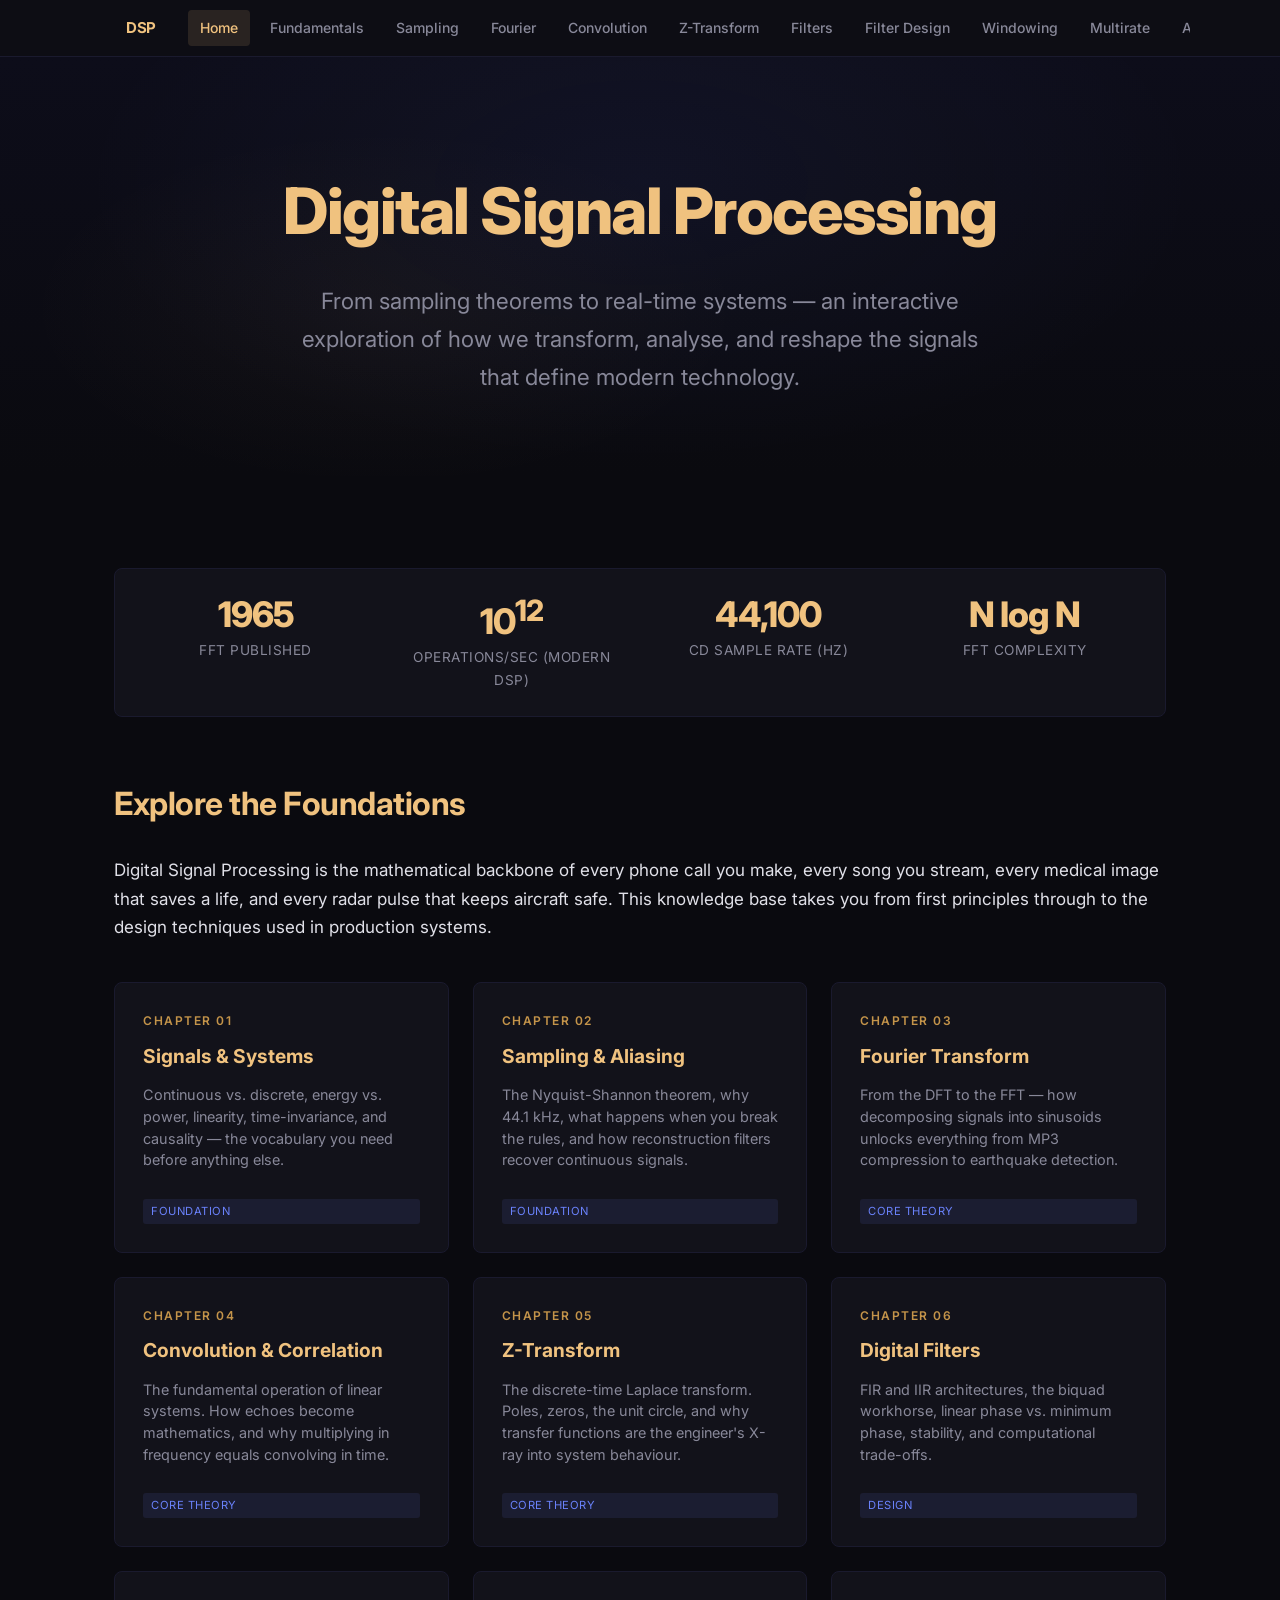
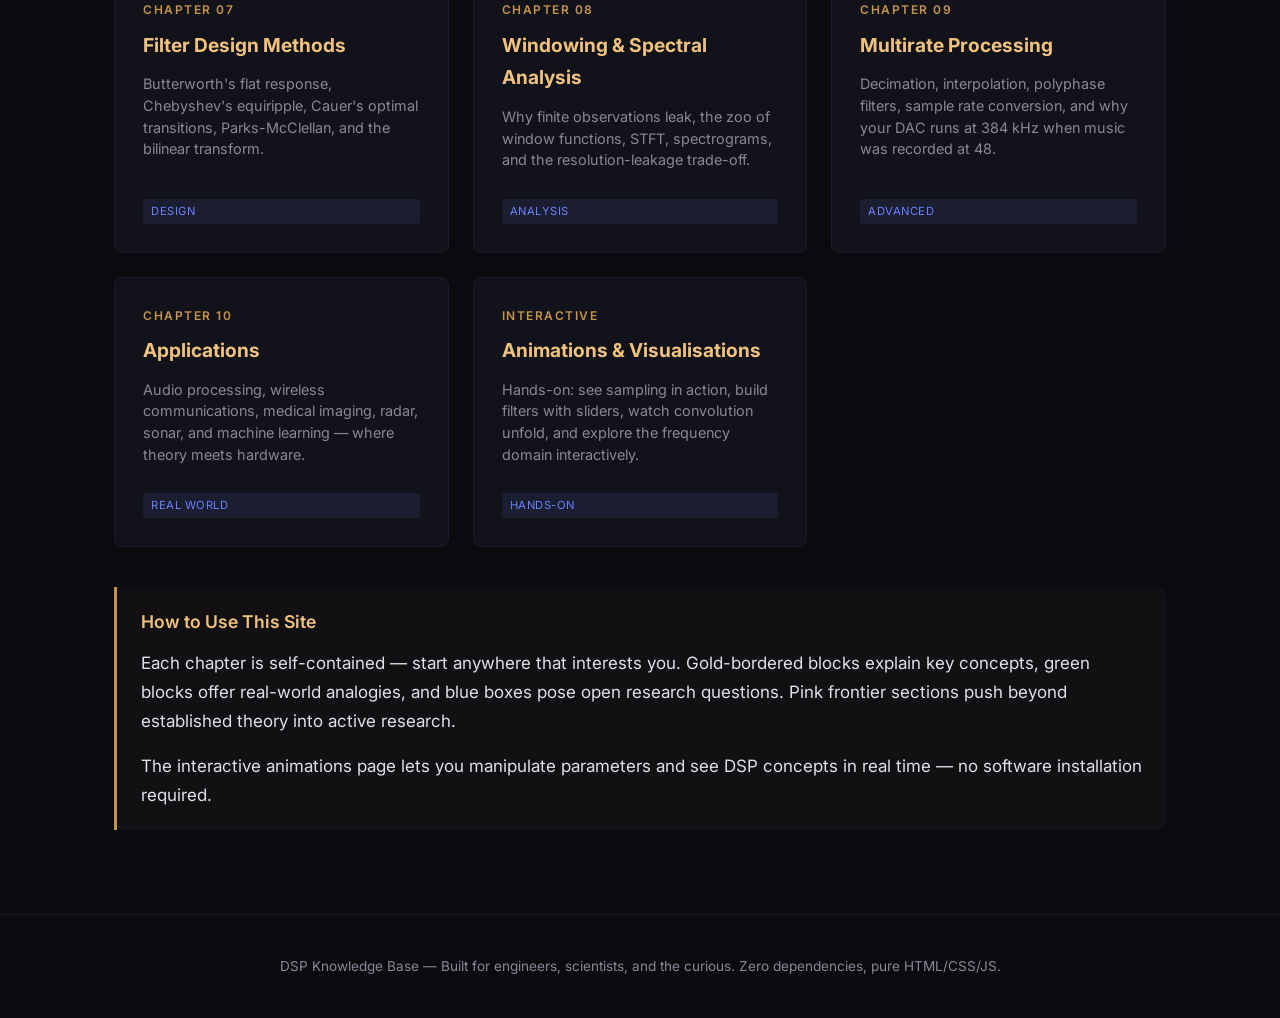
<file: index.html>
<!DOCTYPE html>
<html lang="en">
<head>
    <meta charset="UTF-8">
    <meta name="viewport" content="width=device-width, initial-scale=1.0">
    <title>Digital Signal Processing — Knowledge Base</title>
    <link rel="stylesheet" href="styles.css">
    <link rel="preconnect" href="https://fonts.googleapis.com">
    <link href="https://fonts.googleapis.com/css2?family=Inter:wght@400;500;600;700;800&family=JetBrains+Mono:wght@400;500&display=swap" rel="stylesheet">
</head>
<body>
    <nav>
        <div class="nav-inner">
            <a href="index.html" class="nav-brand">DSP</a>
            <a href="index.html" class="active">Home</a>
            <a href="fundamentals.html">Fundamentals</a>
            <a href="sampling.html">Sampling</a>
            <a href="fourier.html">Fourier</a>
            <a href="convolution.html">Convolution</a>
            <a href="z-transform.html">Z-Transform</a>
            <a href="filters.html">Filters</a>
            <a href="filter-design.html">Filter Design</a>
            <a href="windowing.html">Windowing</a>
            <a href="multirate.html">Multirate</a>
            <a href="applications.html">Applications</a>
            <a href="animations.html">Interactive</a>
        </div>
    </nav>

    <div class="hero">
        <h1>Digital Signal Processing</h1>
        <p class="subtitle">From sampling theorems to real-time systems — an interactive exploration of how we transform, analyse, and reshape the signals that define modern technology.</p>
    </div>

    <div class="content">
        <div class="stat-strip">
            <div class="stat">
                <div class="stat-number">1965</div>
                <div class="stat-label">FFT Published</div>
            </div>
            <div class="stat">
                <div class="stat-number">10<sup>12</sup></div>
                <div class="stat-label">Operations/sec (modern DSP)</div>
            </div>
            <div class="stat">
                <div class="stat-number">44,100</div>
                <div class="stat-label">CD Sample Rate (Hz)</div>
            </div>
            <div class="stat">
                <div class="stat-number">N log N</div>
                <div class="stat-label">FFT Complexity</div>
            </div>
        </div>

        <h2>Explore the Foundations</h2>
        <p>Digital Signal Processing is the mathematical backbone of every phone call you make, every song you stream, every medical image that saves a life, and every radar pulse that keeps aircraft safe. This knowledge base takes you from first principles through to the design techniques used in production systems.</p>

        <div class="card-grid">
            <a href="fundamentals.html" class="card">
                <div class="card-number">Chapter 01</div>
                <h3>Signals & Systems</h3>
                <p>Continuous vs. discrete, energy vs. power, linearity, time-invariance, and causality — the vocabulary you need before anything else.</p>
                <span class="card-tag">Foundation</span>
            </a>

            <a href="sampling.html" class="card">
                <div class="card-number">Chapter 02</div>
                <h3>Sampling & Aliasing</h3>
                <p>The Nyquist-Shannon theorem, why 44.1 kHz, what happens when you break the rules, and how reconstruction filters recover continuous signals.</p>
                <span class="card-tag">Foundation</span>
            </a>

            <a href="fourier.html" class="card">
                <div class="card-number">Chapter 03</div>
                <h3>Fourier Transform</h3>
                <p>From the DFT to the FFT — how decomposing signals into sinusoids unlocks everything from MP3 compression to earthquake detection.</p>
                <span class="card-tag">Core Theory</span>
            </a>

            <a href="convolution.html" class="card">
                <div class="card-number">Chapter 04</div>
                <h3>Convolution & Correlation</h3>
                <p>The fundamental operation of linear systems. How echoes become mathematics, and why multiplying in frequency equals convolving in time.</p>
                <span class="card-tag">Core Theory</span>
            </a>

            <a href="z-transform.html" class="card">
                <div class="card-number">Chapter 05</div>
                <h3>Z-Transform</h3>
                <p>The discrete-time Laplace transform. Poles, zeros, the unit circle, and why transfer functions are the engineer's X-ray into system behaviour.</p>
                <span class="card-tag">Core Theory</span>
            </a>

            <a href="filters.html" class="card">
                <div class="card-number">Chapter 06</div>
                <h3>Digital Filters</h3>
                <p>FIR and IIR architectures, the biquad workhorse, linear phase vs. minimum phase, stability, and computational trade-offs.</p>
                <span class="card-tag">Design</span>
            </a>

            <a href="filter-design.html" class="card">
                <div class="card-number">Chapter 07</div>
                <h3>Filter Design Methods</h3>
                <p>Butterworth's flat response, Chebyshev's equiripple, Cauer's optimal transitions, Parks-McClellan, and the bilinear transform.</p>
                <span class="card-tag">Design</span>
            </a>

            <a href="windowing.html" class="card">
                <div class="card-number">Chapter 08</div>
                <h3>Windowing & Spectral Analysis</h3>
                <p>Why finite observations leak, the zoo of window functions, STFT, spectrograms, and the resolution-leakage trade-off.</p>
                <span class="card-tag">Analysis</span>
            </a>

            <a href="multirate.html" class="card">
                <div class="card-number">Chapter 09</div>
                <h3>Multirate Processing</h3>
                <p>Decimation, interpolation, polyphase filters, sample rate conversion, and why your DAC runs at 384 kHz when music was recorded at 48.</p>
                <span class="card-tag">Advanced</span>
            </a>

            <a href="applications.html" class="card">
                <div class="card-number">Chapter 10</div>
                <h3>Applications</h3>
                <p>Audio processing, wireless communications, medical imaging, radar, sonar, and machine learning — where theory meets hardware.</p>
                <span class="card-tag">Real World</span>
            </a>

            <a href="animations.html" class="card">
                <div class="card-number">Interactive</div>
                <h3>Animations & Visualisations</h3>
                <p>Hands-on: see sampling in action, build filters with sliders, watch convolution unfold, and explore the frequency domain interactively.</p>
                <span class="card-tag">Hands-On</span>
            </a>
        </div>

        <div class="explanation">
            <h4>How to Use This Site</h4>
            <p>Each chapter is self-contained — start anywhere that interests you. Gold-bordered blocks explain key concepts, green blocks offer real-world analogies, and blue boxes pose open research questions. Pink frontier sections push beyond established theory into active research.</p>
            <p>The interactive animations page lets you manipulate parameters and see DSP concepts in real time — no software installation required.</p>
        </div>
    </div>

    <footer>
        <p>DSP Knowledge Base — Built for engineers, scientists, and the curious. Zero dependencies, pure HTML/CSS/JS.</p>
    </footer>
</body>
</html>
</file>
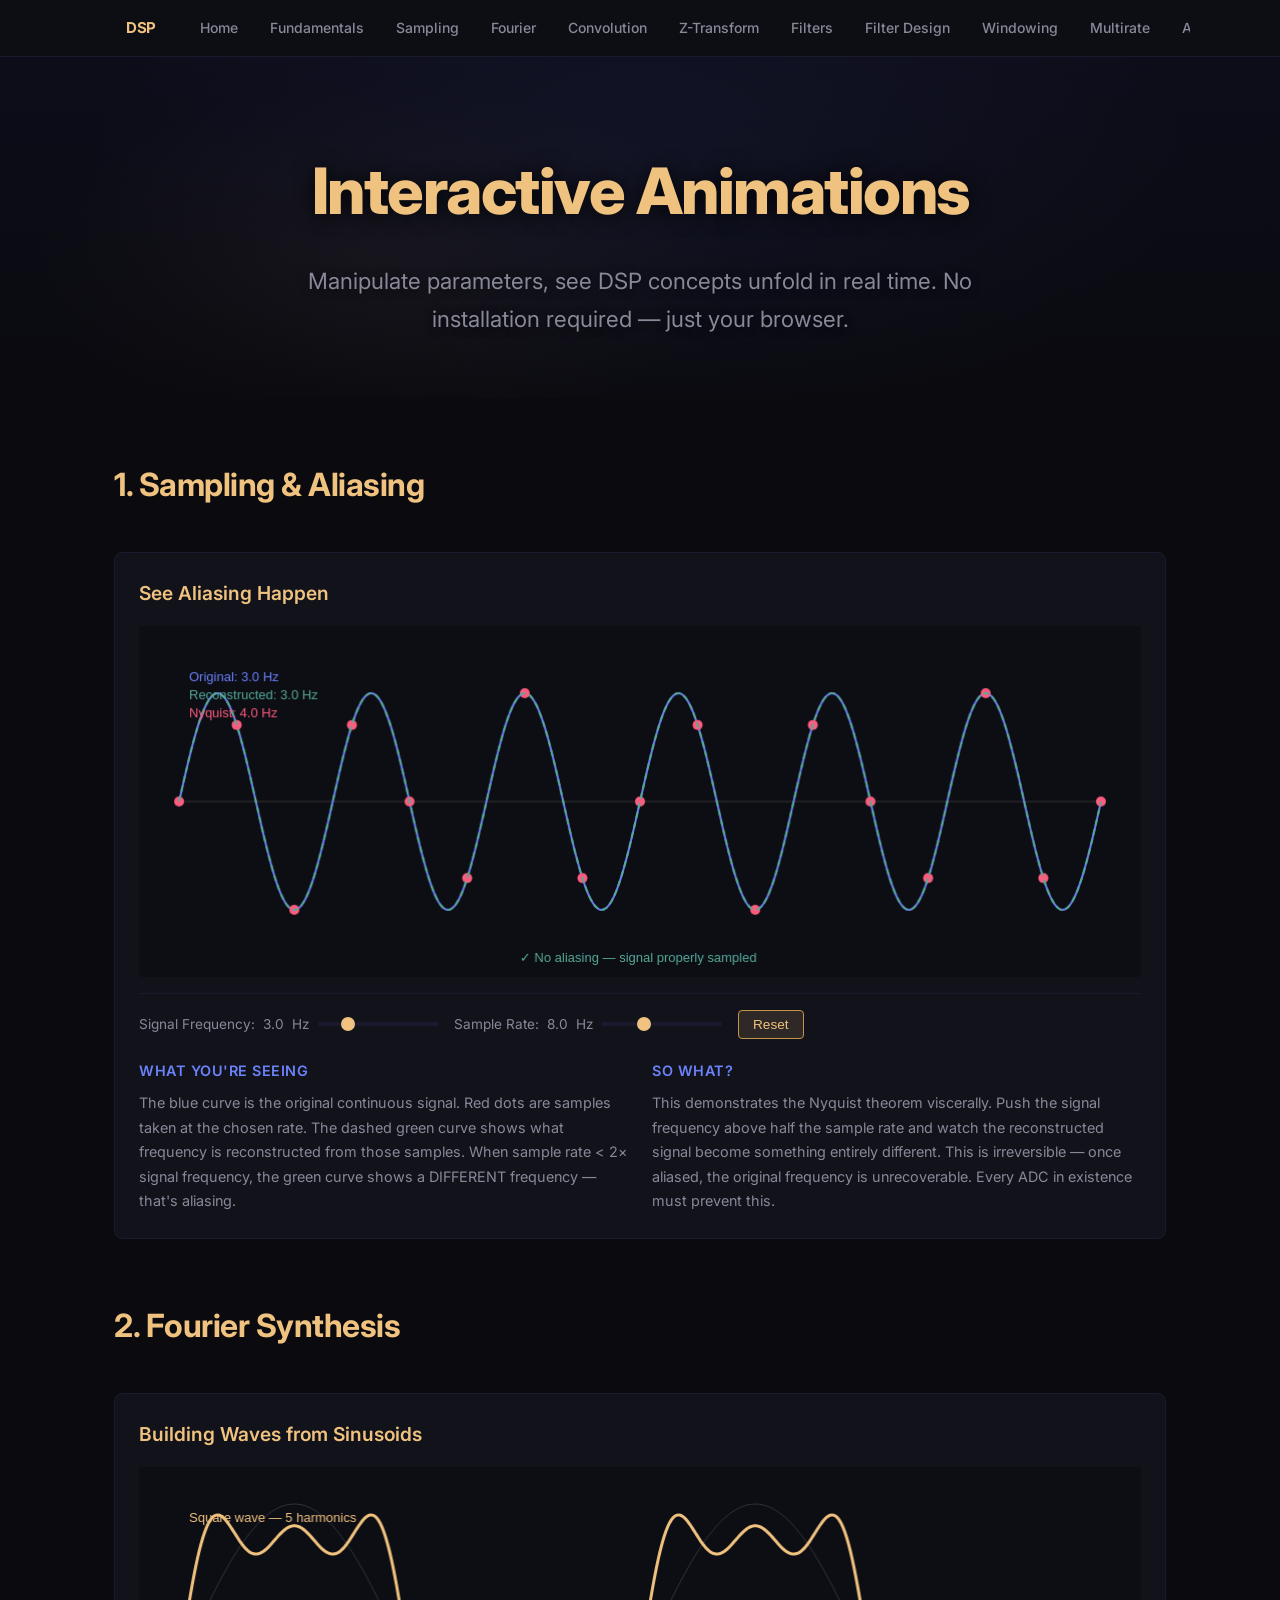
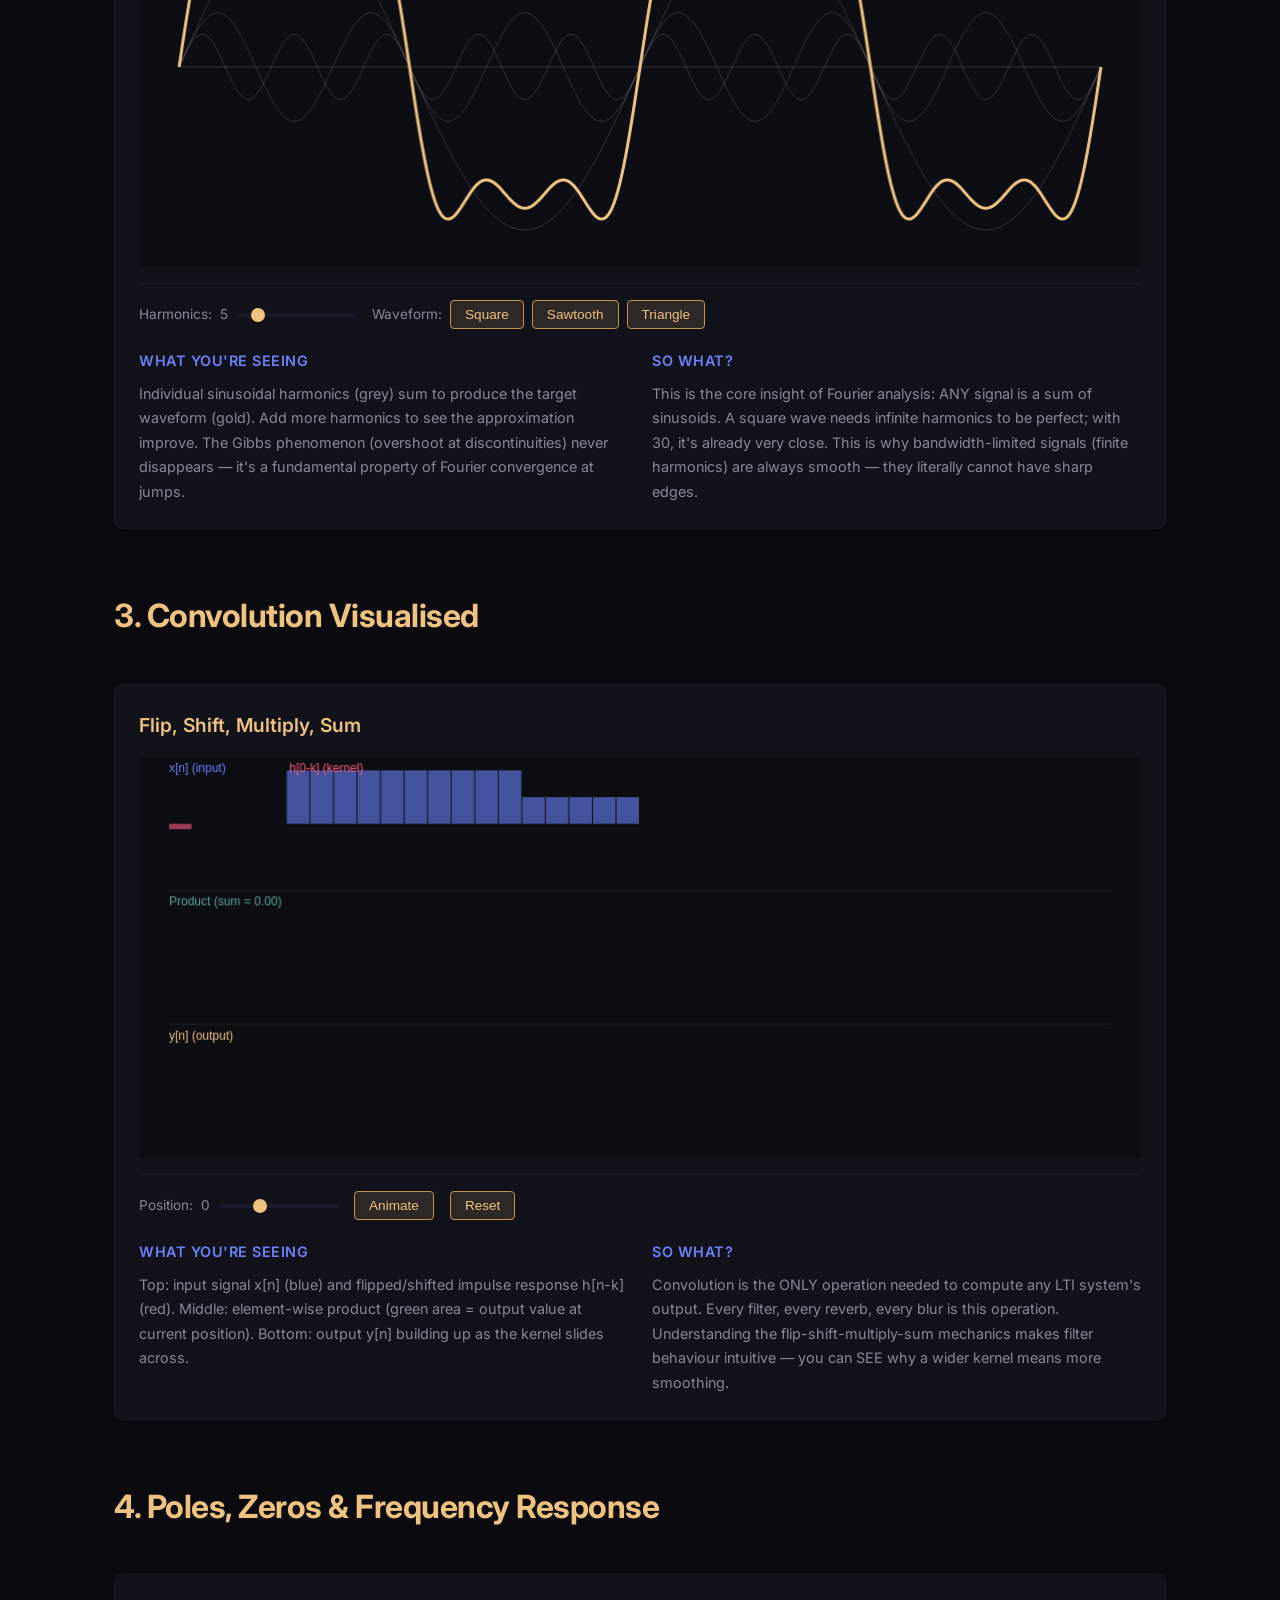
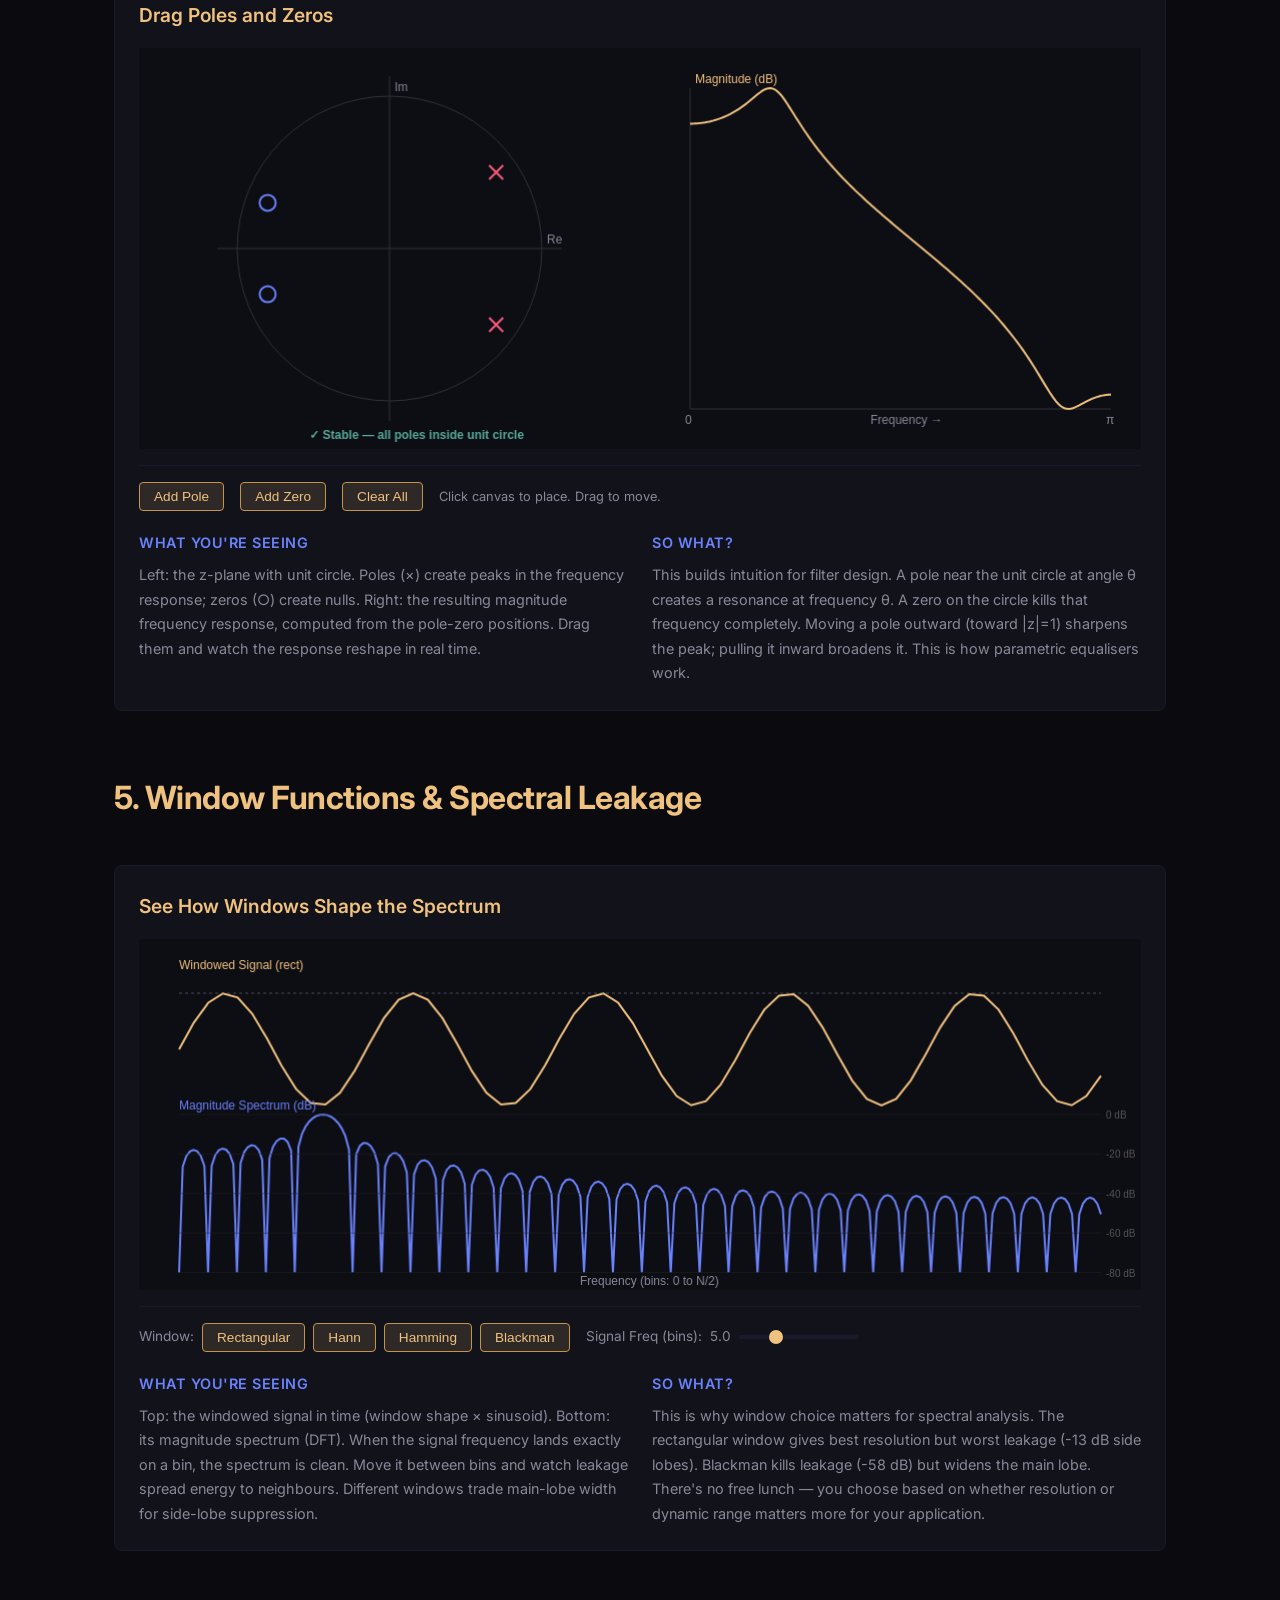
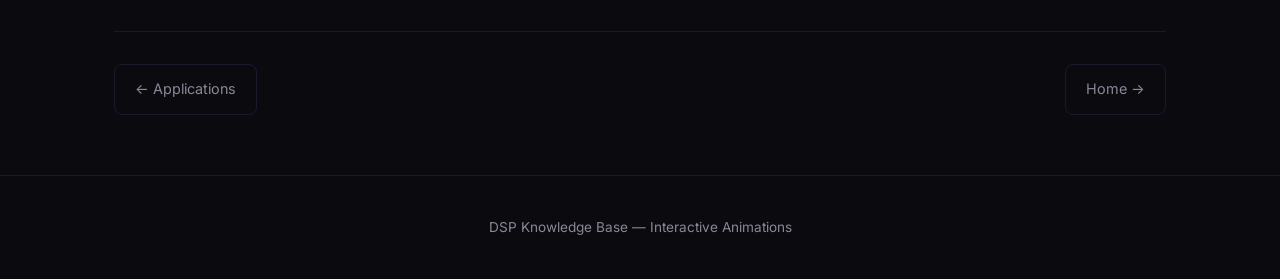
<file: animations.html>
<!DOCTYPE html>
<html lang="en">
<head>
    <meta charset="UTF-8">
    <meta name="viewport" content="width=device-width, initial-scale=1.0">
    <title>Interactive Animations — DSP Knowledge Base</title>
    <link rel="stylesheet" href="styles.css">
    <link href="https://fonts.googleapis.com/css2?family=Inter:wght@400;500;600;700;800&family=JetBrains+Mono:wght@400;500&display=swap" rel="stylesheet">
</head>
<body>
    <nav>
        <div class="nav-inner">
            <a href="index.html" class="nav-brand">DSP</a>
            <a href="index.html">Home</a>
            <a href="fundamentals.html">Fundamentals</a>
            <a href="sampling.html">Sampling</a>
            <a href="fourier.html">Fourier</a>
            <a href="convolution.html">Convolution</a>
            <a href="z-transform.html">Z-Transform</a>
            <a href="filters.html">Filters</a>
            <a href="filter-design.html">Filter Design</a>
            <a href="windowing.html">Windowing</a>
            <a href="multirate.html">Multirate</a>
            <a href="applications.html">Applications</a>
            <a href="animations.html" class="active">Interactive</a>
        </div>
    </nav>

    <div class="hero hero-page">
        <h1>Interactive Animations</h1>
        <p class="subtitle">Manipulate parameters, see DSP concepts unfold in real time. No installation required — just your browser.</p>
    </div>

    <div class="content">

        <!-- ═══════════════════════════════════════════════════════ -->
        <!-- ANIMATION 1: Sampling & Aliasing -->
        <!-- ═══════════════════════════════════════════════════════ -->

        <h2>1. Sampling & Aliasing</h2>

        <div class="animation-container">
            <h3>See Aliasing Happen</h3>
            <canvas id="sampling-canvas" width="1000" height="350"></canvas>
            <div class="animation-controls">
                <label>Signal Frequency: <span id="sig-freq-val">3.0</span> Hz
                    <input type="range" id="sig-freq" min="0.5" max="12" step="0.1" value="3">
                </label>
                <label>Sample Rate: <span id="sample-rate-val">8.0</span> Hz
                    <input type="range" id="sample-rate" min="2" max="20" step="0.5" value="8">
                </label>
                <button id="sampling-reset">Reset</button>
            </div>
            <div class="animation-explainer">
                <div class="col">
                    <h4>What you're seeing</h4>
                    <p>The blue curve is the original continuous signal. Red dots are samples taken at the chosen rate. The dashed green curve shows what frequency is reconstructed from those samples. When sample rate < 2× signal frequency, the green curve shows a DIFFERENT frequency — that's aliasing.</p>
                </div>
                <div class="col">
                    <h4>So what?</h4>
                    <p>This demonstrates the Nyquist theorem viscerally. Push the signal frequency above half the sample rate and watch the reconstructed signal become something entirely different. This is irreversible — once aliased, the original frequency is unrecoverable. Every ADC in existence must prevent this.</p>
                </div>
            </div>
        </div>

        <!-- ═══════════════════════════════════════════════════════ -->
        <!-- ANIMATION 2: Fourier Synthesis -->
        <!-- ═══════════════════════════════════════════════════════ -->

        <h2>2. Fourier Synthesis</h2>

        <div class="animation-container">
            <h3>Building Waves from Sinusoids</h3>
            <canvas id="fourier-canvas" width="1000" height="400"></canvas>
            <div class="animation-controls">
                <label>Harmonics: <span id="harmonics-val">5</span>
                    <input type="range" id="harmonics" min="1" max="30" step="1" value="5">
                </label>
                <label>Waveform:
                    <button id="wave-square" class="active">Square</button>
                    <button id="wave-saw">Sawtooth</button>
                    <button id="wave-triangle">Triangle</button>
                </label>
            </div>
            <div class="animation-explainer">
                <div class="col">
                    <h4>What you're seeing</h4>
                    <p>Individual sinusoidal harmonics (grey) sum to produce the target waveform (gold). Add more harmonics to see the approximation improve. The Gibbs phenomenon (overshoot at discontinuities) never disappears — it's a fundamental property of Fourier convergence at jumps.</p>
                </div>
                <div class="col">
                    <h4>So what?</h4>
                    <p>This is the core insight of Fourier analysis: ANY signal is a sum of sinusoids. A square wave needs infinite harmonics to be perfect; with 30, it's already very close. This is why bandwidth-limited signals (finite harmonics) are always smooth — they literally cannot have sharp edges.</p>
                </div>
            </div>
        </div>

        <!-- ═══════════════════════════════════════════════════════ -->
        <!-- ANIMATION 3: Convolution -->
        <!-- ═══════════════════════════════════════════════════════ -->

        <h2>3. Convolution Visualised</h2>

        <div class="animation-container">
            <h3>Flip, Shift, Multiply, Sum</h3>
            <canvas id="conv-canvas" width="1000" height="400"></canvas>
            <div class="animation-controls">
                <label>Position: <span id="conv-pos-val">0</span>
                    <input type="range" id="conv-pos" min="-20" max="40" step="1" value="0">
                </label>
                <button id="conv-animate">Animate</button>
                <button id="conv-reset">Reset</button>
            </div>
            <div class="animation-explainer">
                <div class="col">
                    <h4>What you're seeing</h4>
                    <p>Top: input signal x[n] (blue) and flipped/shifted impulse response h[n-k] (red). Middle: element-wise product (green area = output value at current position). Bottom: output y[n] building up as the kernel slides across.</p>
                </div>
                <div class="col">
                    <h4>So what?</h4>
                    <p>Convolution is the ONLY operation needed to compute any LTI system's output. Every filter, every reverb, every blur is this operation. Understanding the flip-shift-multiply-sum mechanics makes filter behaviour intuitive — you can SEE why a wider kernel means more smoothing.</p>
                </div>
            </div>
        </div>

        <!-- ═══════════════════════════════════════════════════════ -->
        <!-- ANIMATION 4: Pole-Zero Plot & Frequency Response -->
        <!-- ═══════════════════════════════════════════════════════ -->

        <h2>4. Poles, Zeros & Frequency Response</h2>

        <div class="animation-container">
            <h3>Drag Poles and Zeros</h3>
            <canvas id="pz-canvas" width="1000" height="400"></canvas>
            <div class="animation-controls">
                <button id="pz-add-pole">Add Pole</button>
                <button id="pz-add-zero">Add Zero</button>
                <button id="pz-clear">Clear All</button>
                <label style="font-size: 0.8rem; color: var(--text-muted);">Click canvas to place. Drag to move.</label>
            </div>
            <div class="animation-explainer">
                <div class="col">
                    <h4>What you're seeing</h4>
                    <p>Left: the z-plane with unit circle. Poles (×) create peaks in the frequency response; zeros (○) create nulls. Right: the resulting magnitude frequency response, computed from the pole-zero positions. Drag them and watch the response reshape in real time.</p>
                </div>
                <div class="col">
                    <h4>So what?</h4>
                    <p>This builds intuition for filter design. A pole near the unit circle at angle &theta; creates a resonance at frequency &theta;. A zero on the circle kills that frequency completely. Moving a pole outward (toward |z|=1) sharpens the peak; pulling it inward broadens it. This is how parametric equalisers work.</p>
                </div>
            </div>
        </div>

        <!-- ═══════════════════════════════════════════════════════ -->
        <!-- ANIMATION 5: Window Functions -->
        <!-- ═══════════════════════════════════════════════════════ -->

        <h2>5. Window Functions & Spectral Leakage</h2>

        <div class="animation-container">
            <h3>See How Windows Shape the Spectrum</h3>
            <canvas id="window-canvas" width="1000" height="350"></canvas>
            <div class="animation-controls">
                <label>Window:
                    <button id="win-rect" class="active">Rectangular</button>
                    <button id="win-hann">Hann</button>
                    <button id="win-hamming">Hamming</button>
                    <button id="win-blackman">Blackman</button>
                </label>
                <label>Signal Freq (bins): <span id="win-freq-val">5.0</span>
                    <input type="range" id="win-freq" min="1" max="15" step="0.1" value="5">
                </label>
            </div>
            <div class="animation-explainer">
                <div class="col">
                    <h4>What you're seeing</h4>
                    <p>Top: the windowed signal in time (window shape × sinusoid). Bottom: its magnitude spectrum (DFT). When the signal frequency lands exactly on a bin, the spectrum is clean. Move it between bins and watch leakage spread energy to neighbours. Different windows trade main-lobe width for side-lobe suppression.</p>
                </div>
                <div class="col">
                    <h4>So what?</h4>
                    <p>This is why window choice matters for spectral analysis. The rectangular window gives best resolution but worst leakage (-13 dB side lobes). Blackman kills leakage (-58 dB) but widens the main lobe. There's no free lunch — you choose based on whether resolution or dynamic range matters more for your application.</p>
                </div>
            </div>
        </div>

        <div class="page-nav">
            <a href="applications.html">&larr; Applications</a>
            <a href="index.html" class="next">Home &rarr;</a>
        </div>
    </div>

    <footer>
        <p>DSP Knowledge Base — Interactive Animations</p>
    </footer>

    <script>
    // ═══════════════════════════════════════════════════════════════
    // ANIMATION 1: Sampling & Aliasing
    // ═══════════════════════════════════════════════════════════════
    (function() {
        const canvas = document.getElementById('sampling-canvas');
        const ctx = canvas.getContext('2d');
        const sigFreqSlider = document.getElementById('sig-freq');
        const sampleRateSlider = document.getElementById('sample-rate');
        const sigFreqVal = document.getElementById('sig-freq-val');
        const sampleRateVal = document.getElementById('sample-rate-val');

        function draw() {
            const W = canvas.width, H = canvas.height;
            const sigFreq = parseFloat(sigFreqSlider.value);
            const sampleRate = parseFloat(sampleRateSlider.value);
            sigFreqVal.textContent = sigFreq.toFixed(1);
            sampleRateVal.textContent = sampleRate.toFixed(1);

            ctx.clearRect(0, 0, W, H);
            ctx.fillStyle = '#0d0d14';
            ctx.fillRect(0, 0, W, H);

            const margin = 40;
            const plotW = W - 2 * margin;
            const plotH = H - 2 * margin;
            const midY = margin + plotH / 2;
            const duration = 2;

            // Axes
            ctx.strokeStyle = '#333';
            ctx.lineWidth = 1;
            ctx.beginPath();
            ctx.moveTo(margin, midY);
            ctx.lineTo(W - margin, midY);
            ctx.stroke();

            // Original signal (continuous)
            ctx.strokeStyle = '#6a82fb';
            ctx.lineWidth = 2;
            ctx.beginPath();
            for (let px = 0; px <= plotW; px++) {
                const t = (px / plotW) * duration;
                const y = Math.sin(2 * Math.PI * sigFreq * t);
                const cy = midY - y * (plotH * 0.4);
                if (px === 0) ctx.moveTo(margin + px, cy);
                else ctx.lineTo(margin + px, cy);
            }
            ctx.stroke();

            // Sample points
            const numSamples = Math.floor(duration * sampleRate);
            const samples = [];
            ctx.fillStyle = '#fc5c7d';
            for (let i = 0; i <= numSamples; i++) {
                const t = i / sampleRate;
                const px = (t / duration) * plotW + margin;
                const y = Math.sin(2 * Math.PI * sigFreq * t);
                const cy = midY - y * (plotH * 0.4);
                samples.push({ t, y, px, cy });
                ctx.beginPath();
                ctx.arc(px, cy, 5, 0, 2 * Math.PI);
                ctx.fill();
            }

            // Reconstructed (aliased) signal
            const nyquist = sampleRate / 2;
            let aliasFreq = sigFreq;
            if (sigFreq > nyquist) {
                aliasFreq = sampleRate - sigFreq;
                if (aliasFreq < 0) aliasFreq = Math.abs(aliasFreq);
                while (aliasFreq > nyquist) aliasFreq = sampleRate - aliasFreq;
                aliasFreq = Math.abs(aliasFreq);
            }

            ctx.strokeStyle = '#5a9';
            ctx.lineWidth = 2;
            ctx.setLineDash([6, 4]);
            ctx.beginPath();
            for (let px = 0; px <= plotW; px++) {
                const t = (px / plotW) * duration;
                const y = Math.sin(2 * Math.PI * aliasFreq * t);
                const cy = midY - y * (plotH * 0.4);
                if (px === 0) ctx.moveTo(margin + px, cy);
                else ctx.lineTo(margin + px, cy);
            }
            ctx.stroke();
            ctx.setLineDash([]);

            // Labels
            ctx.font = '13px Inter, sans-serif';
            ctx.fillStyle = '#6a82fb';
            ctx.fillText('Original: ' + sigFreq.toFixed(1) + ' Hz', margin + 10, margin + 15);
            ctx.fillStyle = '#5a9';
            ctx.fillText('Reconstructed: ' + aliasFreq.toFixed(1) + ' Hz', margin + 10, margin + 33);
            ctx.fillStyle = '#fc5c7d';
            ctx.fillText('Nyquist: ' + nyquist.toFixed(1) + ' Hz', margin + 10, margin + 51);

            if (sigFreq > nyquist) {
                ctx.fillStyle = '#fc5c7d';
                ctx.font = 'bold 14px Inter, sans-serif';
                ctx.fillText('⚠ ALIASING — signal frequency exceeds Nyquist limit', W/2 - 180, H - 15);
            } else {
                ctx.fillStyle = '#5a9';
                ctx.font = '13px Inter, sans-serif';
                ctx.fillText('✓ No aliasing — signal properly sampled', W/2 - 120, H - 15);
            }
        }

        sigFreqSlider.addEventListener('input', draw);
        sampleRateSlider.addEventListener('input', draw);
        document.getElementById('sampling-reset').addEventListener('click', () => {
            sigFreqSlider.value = 3;
            sampleRateSlider.value = 8;
            draw();
        });
        draw();
    })();

    // ═══════════════════════════════════════════════════════════════
    // ANIMATION 2: Fourier Synthesis
    // ═══════════════════════════════════════════════════════════════
    (function() {
        const canvas = document.getElementById('fourier-canvas');
        const ctx = canvas.getContext('2d');
        const harmonicsSlider = document.getElementById('harmonics');
        const harmonicsVal = document.getElementById('harmonics-val');
        let waveType = 'square';

        function getHarmonic(type, k) {
            switch (type) {
                case 'square':
                    if (k % 2 === 0) return 0;
                    return (4 / (Math.PI * k));
                case 'saw':
                    return (2 / (Math.PI * k)) * Math.pow(-1, k + 1);
                case 'triangle':
                    if (k % 2 === 0) return 0;
                    return (8 / (Math.PI * Math.PI * k * k)) * Math.pow(-1, (k - 1) / 2);
                default:
                    return 0;
            }
        }

        function draw() {
            const W = canvas.width, H = canvas.height;
            const numH = parseInt(harmonicsSlider.value);
            harmonicsVal.textContent = numH;

            ctx.clearRect(0, 0, W, H);
            ctx.fillStyle = '#0d0d14';
            ctx.fillRect(0, 0, W, H);

            const margin = 40;
            const plotW = W - 2 * margin;
            const plotH = H - 2 * margin;
            const midY = margin + plotH / 2;
            const cycles = 2;
            const points = 500;

            // Axis
            ctx.strokeStyle = '#333';
            ctx.lineWidth = 1;
            ctx.beginPath();
            ctx.moveTo(margin, midY);
            ctx.lineTo(W - margin, midY);
            ctx.stroke();

            // Draw individual harmonics (faint)
            for (let k = 1; k <= numH; k++) {
                const amp = getHarmonic(waveType, k);
                if (Math.abs(amp) < 0.001) continue;
                ctx.strokeStyle = 'rgba(136, 136, 153, 0.3)';
                ctx.lineWidth = 1;
                ctx.beginPath();
                for (let i = 0; i <= points; i++) {
                    const t = (i / points) * cycles * 2 * Math.PI;
                    const y = amp * Math.sin(k * t);
                    const px = margin + (i / points) * plotW;
                    const py = midY - y * (plotH * 0.4);
                    if (i === 0) ctx.moveTo(px, py);
                    else ctx.lineTo(px, py);
                }
                ctx.stroke();
            }

            // Draw sum (gold)
            ctx.strokeStyle = '#f0c27f';
            ctx.lineWidth = 3;
            ctx.beginPath();
            for (let i = 0; i <= points; i++) {
                const t = (i / points) * cycles * 2 * Math.PI;
                let y = 0;
                for (let k = 1; k <= numH; k++) {
                    y += getHarmonic(waveType, k) * Math.sin(k * t);
                }
                const px = margin + (i / points) * plotW;
                const py = midY - y * (plotH * 0.4);
                if (i === 0) ctx.moveTo(px, py);
                else ctx.lineTo(px, py);
            }
            ctx.stroke();

            // Label
            ctx.font = '13px Inter, sans-serif';
            ctx.fillStyle = '#f0c27f';
            ctx.fillText(waveType.charAt(0).toUpperCase() + waveType.slice(1) + ' wave — ' + numH + ' harmonics', margin + 10, margin + 15);
        }

        harmonicsSlider.addEventListener('input', draw);

        document.getElementById('wave-square').addEventListener('click', function() {
            waveType = 'square';
            document.querySelectorAll('.animation-controls button').forEach(b => b.classList.remove('active'));
            this.classList.add('active');
            draw();
        });
        document.getElementById('wave-saw').addEventListener('click', function() {
            waveType = 'saw';
            document.querySelectorAll('.animation-controls button').forEach(b => b.classList.remove('active'));
            this.classList.add('active');
            draw();
        });
        document.getElementById('wave-triangle').addEventListener('click', function() {
            waveType = 'triangle';
            document.querySelectorAll('.animation-controls button').forEach(b => b.classList.remove('active'));
            this.classList.add('active');
            draw();
        });

        draw();
    })();

    // ═══════════════════════════════════════════════════════════════
    // ANIMATION 3: Convolution
    // ═══════════════════════════════════════════════════════════════
    (function() {
        const canvas = document.getElementById('conv-canvas');
        const ctx = canvas.getContext('2d');
        const posSlider = document.getElementById('conv-pos');
        const posVal = document.getElementById('conv-pos-val');
        let animating = false;
        let animId = null;

        // Signal: pulse
        const x = new Array(30).fill(0);
        for (let i = 5; i < 15; i++) x[i] = 1;
        for (let i = 15; i < 20; i++) x[i] = 0.5;

        // Kernel: triangle
        const h = [0.1, 0.2, 0.4, 0.6, 0.8, 1.0, 0.8, 0.6, 0.4, 0.2, 0.1];
        const hLen = h.length;

        // Full convolution result
        const yFull = new Array(x.length + hLen - 1).fill(0);
        for (let n = 0; n < yFull.length; n++) {
            for (let k = 0; k < hLen; k++) {
                if (n - k >= 0 && n - k < x.length) {
                    yFull[n] += x[n - k] * h[k];
                }
            }
        }
        const yMax = Math.max(...yFull);

        function draw() {
            const W = canvas.width, H = canvas.height;
            const pos = parseInt(posSlider.value);
            posVal.textContent = pos;

            ctx.clearRect(0, 0, W, H);
            ctx.fillStyle = '#0d0d14';
            ctx.fillRect(0, 0, W, H);

            const margin = 30;
            const plotW = W - 2 * margin;
            const rowH = H / 3;
            const totalLen = x.length + hLen - 1;
            const barW = plotW / totalLen;

            // Row 1: x[n] and h[pos-k]
            const r1Mid = rowH / 2;
            ctx.fillStyle = 'rgba(106,130,251,0.6)';
            for (let i = 0; i < x.length; i++) {
                const bx = margin + i * barW;
                const bh = x[i] * (rowH * 0.4);
                ctx.fillRect(bx, r1Mid - bh, barW - 1, bh);
            }

            // Flipped shifted kernel
            ctx.fillStyle = 'rgba(252,92,125,0.6)';
            for (let k = 0; k < hLen; k++) {
                const idx = pos - k;
                if (idx >= 0 && idx < totalLen) {
                    const bx = margin + idx * barW;
                    const bh = h[k] * (rowH * 0.4);
                    ctx.fillRect(bx, r1Mid, barW - 1, bh);
                }
            }

            // Row 2: product
            const r2Top = rowH;
            const r2Mid = r2Top + rowH / 2;
            ctx.fillStyle = 'rgba(85,170,153,0.6)';
            let currentSum = 0;
            for (let k = 0; k < hLen; k++) {
                const idx = pos - k;
                if (idx >= 0 && idx < x.length) {
                    const product = x[idx] * h[k];
                    currentSum += product;
                    const bx = margin + idx * barW;
                    const bh = product * (rowH * 0.4);
                    ctx.fillRect(bx, r2Mid - bh, barW - 1, bh);
                }
            }

            // Row 3: output
            const r3Top = 2 * rowH;
            const r3Mid = r3Top + rowH / 2;
            ctx.fillStyle = 'rgba(240,194,127,0.4)';
            for (let i = 0; i <= pos && i < yFull.length; i++) {
                const bx = margin + i * barW;
                const bh = (yFull[i] / yMax) * (rowH * 0.4);
                ctx.fillRect(bx, r3Mid - bh, barW - 1, bh);
            }
            // Highlight current
            if (pos >= 0 && pos < yFull.length) {
                ctx.fillStyle = '#f0c27f';
                const bx = margin + pos * barW;
                const bh = (yFull[pos] / yMax) * (rowH * 0.4);
                ctx.fillRect(bx, r3Mid - bh, barW - 1, bh);
            }

            // Labels
            ctx.font = '12px Inter, sans-serif';
            ctx.fillStyle = '#6a82fb';
            ctx.fillText('x[n] (input)', margin, 15);
            ctx.fillStyle = '#fc5c7d';
            ctx.fillText('h[' + pos + '-k] (kernel)', margin + 120, 15);
            ctx.fillStyle = '#5a9';
            ctx.fillText('Product (sum = ' + currentSum.toFixed(2) + ')', margin, r2Top + 15);
            ctx.fillStyle = '#f0c27f';
            ctx.fillText('y[n] (output)', margin, r3Top + 15);

            // Row separators
            ctx.strokeStyle = '#222';
            ctx.beginPath();
            ctx.moveTo(margin, rowH);
            ctx.lineTo(W - margin, rowH);
            ctx.moveTo(margin, 2 * rowH);
            ctx.lineTo(W - margin, 2 * rowH);
            ctx.stroke();
        }

        posSlider.addEventListener('input', draw);

        document.getElementById('conv-animate').addEventListener('click', function() {
            if (animating) {
                animating = false;
                cancelAnimationFrame(animId);
                this.textContent = 'Animate';
                return;
            }
            animating = true;
            this.textContent = 'Stop';
            posSlider.value = -20;
            let lastTime = 0;
            function step(time) {
                if (!animating) return;
                if (time - lastTime > 100) {
                    lastTime = time;
                    let v = parseInt(posSlider.value) + 1;
                    if (v > 40) { animating = false; document.getElementById('conv-animate').textContent = 'Animate'; return; }
                    posSlider.value = v;
                    draw();
                }
                animId = requestAnimationFrame(step);
            }
            animId = requestAnimationFrame(step);
        });

        document.getElementById('conv-reset').addEventListener('click', () => {
            animating = false;
            posSlider.value = 0;
            draw();
        });

        draw();
    })();

    // ═══════════════════════════════════════════════════════════════
    // ANIMATION 4: Pole-Zero Plot
    // ═══════════════════════════════════════════════════════════════
    (function() {
        const canvas = document.getElementById('pz-canvas');
        const ctx = canvas.getContext('2d');
        let poles = [{x: 0.7, y: 0.5}, {x: 0.7, y: -0.5}];
        let zeros = [{x: -0.8, y: 0.3}, {x: -0.8, y: -0.3}];
        let mode = 'pole';
        let dragging = null;
        let dragType = null;

        function draw() {
            const W = canvas.width, H = canvas.height;
            ctx.clearRect(0, 0, W, H);
            ctx.fillStyle = '#0d0d14';
            ctx.fillRect(0, 0, W, H);

            // Z-plane (left half)
            const zCx = W * 0.25, zCy = H / 2, zR = H * 0.38;

            // Unit circle
            ctx.strokeStyle = '#333';
            ctx.lineWidth = 1;
            ctx.beginPath();
            ctx.arc(zCx, zCy, zR, 0, 2 * Math.PI);
            ctx.stroke();

            // Axes
            ctx.beginPath();
            ctx.moveTo(zCx - zR - 20, zCy);
            ctx.lineTo(zCx + zR + 20, zCy);
            ctx.moveTo(zCx, zCy - zR - 20);
            ctx.lineTo(zCx, zCy + zR + 20);
            ctx.stroke();

            // Draw zeros
            ctx.strokeStyle = '#6a82fb';
            ctx.lineWidth = 2;
            zeros.forEach(z => {
                const px = zCx + z.x * zR;
                const py = zCy - z.y * zR;
                ctx.beginPath();
                ctx.arc(px, py, 8, 0, 2 * Math.PI);
                ctx.stroke();
            });

            // Draw poles
            ctx.strokeStyle = '#fc5c7d';
            ctx.lineWidth = 2;
            poles.forEach(p => {
                const px = zCx + p.x * zR;
                const py = zCy - p.y * zR;
                ctx.beginPath();
                ctx.moveTo(px - 7, py - 7);
                ctx.lineTo(px + 7, py + 7);
                ctx.moveTo(px + 7, py - 7);
                ctx.lineTo(px - 7, py + 7);
                ctx.stroke();
            });

            // Frequency response (right half)
            const frLeft = W * 0.55, frRight = W - 30;
            const frTop = 40, frBottom = H - 40;
            const frW = frRight - frLeft;
            const frH = frBottom - frTop;

            // Axes
            ctx.strokeStyle = '#333';
            ctx.lineWidth = 1;
            ctx.beginPath();
            ctx.moveTo(frLeft, frBottom);
            ctx.lineTo(frRight, frBottom);
            ctx.moveTo(frLeft, frTop);
            ctx.lineTo(frLeft, frBottom);
            ctx.stroke();

            // Compute frequency response
            const numPoints = 200;
            const magnitudes = [];
            for (let i = 0; i < numPoints; i++) {
                const w = (i / (numPoints - 1)) * Math.PI;
                const cosw = Math.cos(w), sinw = Math.sin(w);

                let numMag = 1, denMag = 1;
                zeros.forEach(z => {
                    const dx = cosw - z.x, dy = sinw - z.y;
                    numMag *= Math.sqrt(dx * dx + dy * dy);
                });
                poles.forEach(p => {
                    const dx = cosw - p.x, dy = sinw - p.y;
                    denMag *= Math.sqrt(dx * dx + dy * dy);
                });
                magnitudes.push(denMag < 0.001 ? 60 : 20 * Math.log10(numMag / denMag));
            }

            const magMax = Math.max(...magnitudes);
            const magMin = Math.min(...magnitudes.filter(m => m > -60));
            const range = Math.max(magMax - magMin, 1);

            ctx.strokeStyle = '#f0c27f';
            ctx.lineWidth = 2;
            ctx.beginPath();
            for (let i = 0; i < numPoints; i++) {
                const px = frLeft + (i / (numPoints - 1)) * frW;
                const norm = (magnitudes[i] - magMin) / range;
                const py = frBottom - Math.max(0, Math.min(1, norm)) * frH;
                if (i === 0) ctx.moveTo(px, py);
                else ctx.lineTo(px, py);
            }
            ctx.stroke();

            // Labels
            ctx.font = '12px Inter, sans-serif';
            ctx.fillStyle = '#889';
            ctx.fillText('Re', zCx + zR + 5, zCy - 5);
            ctx.fillText('Im', zCx + 5, zCy - zR - 5);
            ctx.fillText('0', frLeft - 5, frBottom + 15);
            ctx.fillText('π', frRight - 5, frBottom + 15);
            ctx.fillText('Frequency →', frLeft + frW / 2 - 30, frBottom + 15);
            ctx.fillStyle = '#f0c27f';
            ctx.fillText('Magnitude (dB)', frLeft + 5, frTop - 5);

            // Stability indicator
            const unstable = poles.some(p => Math.sqrt(p.x * p.x + p.y * p.y) >= 1);
            ctx.font = 'bold 12px Inter, sans-serif';
            if (unstable) {
                ctx.fillStyle = '#fc5c7d';
                ctx.fillText('⚠ UNSTABLE — pole outside unit circle', zCx - 80, H - 10);
            } else {
                ctx.fillStyle = '#5a9';
                ctx.fillText('✓ Stable — all poles inside unit circle', zCx - 80, H - 10);
            }
        }

        document.getElementById('pz-add-pole').addEventListener('click', () => { mode = 'pole'; });
        document.getElementById('pz-add-zero').addEventListener('click', () => { mode = 'zero'; });
        document.getElementById('pz-clear').addEventListener('click', () => {
            poles = [];
            zeros = [];
            draw();
        });

        canvas.addEventListener('mousedown', function(e) {
            const rect = canvas.getBoundingClientRect();
            const mx = (e.clientX - rect.left) * (canvas.width / rect.width);
            const my = (e.clientY - rect.top) * (canvas.height / rect.height);

            const zCx = canvas.width * 0.25, zCy = canvas.height / 2, zR = canvas.height * 0.38;

            // Check if clicking on existing pole/zero
            for (let i = 0; i < poles.length; i++) {
                const px = zCx + poles[i].x * zR, py = zCy - poles[i].y * zR;
                if (Math.hypot(mx - px, my - py) < 12) {
                    dragging = poles[i]; dragType = 'pole'; return;
                }
            }
            for (let i = 0; i < zeros.length; i++) {
                const px = zCx + zeros[i].x * zR, py = zCy - zeros[i].y * zR;
                if (Math.hypot(mx - px, my - py) < 12) {
                    dragging = zeros[i]; dragType = 'zero'; return;
                }
            }

            // New pole/zero in z-plane area
            if (mx < canvas.width * 0.5) {
                const zx = (mx - zCx) / zR;
                const zy = -(my - zCy) / zR;
                if (mode === 'pole') poles.push({x: zx, y: zy});
                else zeros.push({x: zx, y: zy});
                draw();
            }
        });

        canvas.addEventListener('mousemove', function(e) {
            if (!dragging) return;
            const rect = canvas.getBoundingClientRect();
            const mx = (e.clientX - rect.left) * (canvas.width / rect.width);
            const my = (e.clientY - rect.top) * (canvas.height / rect.height);
            const zCx = canvas.width * 0.25, zCy = canvas.height / 2, zR = canvas.height * 0.38;
            dragging.x = (mx - zCx) / zR;
            dragging.y = -(my - zCy) / zR;
            draw();
        });

        canvas.addEventListener('mouseup', () => { dragging = null; });
        canvas.addEventListener('mouseleave', () => { dragging = null; });

        draw();
    })();

    // ═══════════════════════════════════════════════════════════════
    // ANIMATION 5: Window Functions
    // ═══════════════════════════════════════════════════════════════
    (function() {
        const canvas = document.getElementById('window-canvas');
        const ctx = canvas.getContext('2d');
        const freqSlider = document.getElementById('win-freq');
        const freqVal = document.getElementById('win-freq-val');
        let windowType = 'rect';
        const N = 64;

        function getWindow(type, n, N) {
            switch (type) {
                case 'rect': return 1;
                case 'hann': return 0.5 * (1 - Math.cos(2 * Math.PI * n / (N - 1)));
                case 'hamming': return 0.54 - 0.46 * Math.cos(2 * Math.PI * n / (N - 1));
                case 'blackman': return 0.42 - 0.5 * Math.cos(2 * Math.PI * n / (N - 1)) + 0.08 * Math.cos(4 * Math.PI * n / (N - 1));
                default: return 1;
            }
        }

        function draw() {
            const W = canvas.width, H = canvas.height;
            const freq = parseFloat(freqSlider.value);
            freqVal.textContent = freq.toFixed(1);

            ctx.clearRect(0, 0, W, H);
            ctx.fillStyle = '#0d0d14';
            ctx.fillRect(0, 0, W, H);

            const margin = 40;
            const plotW = W - 2 * margin;
            const topH = H * 0.4;
            const botTop = H * 0.5;
            const botH = H * 0.45;

            // Generate windowed signal
            const signal = [];
            for (let n = 0; n < N; n++) {
                const w = getWindow(windowType, n, N);
                const s = Math.sin(2 * Math.PI * freq * n / N);
                signal.push(w * s);
            }

            // Top plot: windowed signal
            ctx.strokeStyle = '#f0c27f';
            ctx.lineWidth = 2;
            ctx.beginPath();
            for (let n = 0; n < N; n++) {
                const px = margin + (n / (N - 1)) * plotW;
                const py = margin + topH / 2 - signal[n] * (topH * 0.4);
                if (n === 0) ctx.moveTo(px, py);
                else ctx.lineTo(px, py);
            }
            ctx.stroke();

            // Window shape (faint)
            ctx.strokeStyle = 'rgba(136,136,153,0.5)';
            ctx.lineWidth = 1;
            ctx.setLineDash([3, 3]);
            ctx.beginPath();
            for (let n = 0; n < N; n++) {
                const w = getWindow(windowType, n, N);
                const px = margin + (n / (N - 1)) * plotW;
                const py = margin + topH / 2 - w * (topH * 0.4);
                if (n === 0) ctx.moveTo(px, py);
                else ctx.lineTo(px, py);
            }
            ctx.stroke();
            ctx.setLineDash([]);

            // Compute DFT magnitude (zero-padded to 512)
            const NFFT = 512;
            const padded = new Array(NFFT).fill(0);
            for (let n = 0; n < N; n++) padded[n] = signal[n];

            const mag = new Array(NFFT / 2).fill(0);
            for (let k = 0; k < NFFT / 2; k++) {
                let re = 0, im = 0;
                for (let n = 0; n < NFFT; n++) {
                    const angle = 2 * Math.PI * k * n / NFFT;
                    re += padded[n] * Math.cos(angle);
                    im -= padded[n] * Math.sin(angle);
                }
                mag[k] = Math.sqrt(re * re + im * im);
            }
            const magMax = Math.max(...mag);
            const magDb = mag.map(m => m > 0 ? 20 * Math.log10(m / magMax) : -100);

            // Bottom plot: magnitude spectrum (dB)
            const dbMin = -80;
            ctx.strokeStyle = '#6a82fb';
            ctx.lineWidth = 2;
            ctx.beginPath();
            for (let k = 0; k < NFFT / 2; k++) {
                const px = margin + (k / (NFFT / 2 - 1)) * plotW;
                const db = Math.max(magDb[k], dbMin);
                const py = botTop + botH - ((db - dbMin) / (0 - dbMin)) * botH;
                if (k === 0) ctx.moveTo(px, py);
                else ctx.lineTo(px, py);
            }
            ctx.stroke();

            // dB grid lines
            ctx.strokeStyle = '#222';
            ctx.lineWidth = 0.5;
            ctx.font = '10px Inter, sans-serif';
            ctx.fillStyle = '#555';
            for (let db = 0; db >= dbMin; db -= 20) {
                const py = botTop + botH - ((db - dbMin) / (0 - dbMin)) * botH;
                ctx.beginPath();
                ctx.moveTo(margin, py);
                ctx.lineTo(W - margin, py);
                ctx.stroke();
                ctx.fillText(db + ' dB', W - margin + 5, py + 4);
            }

            // Labels
            ctx.font = '12px Inter, sans-serif';
            ctx.fillStyle = '#f0c27f';
            ctx.fillText('Windowed Signal (' + windowType + ')', margin, margin - 10);
            ctx.fillStyle = '#6a82fb';
            ctx.fillText('Magnitude Spectrum (dB)', margin, botTop - 5);
            ctx.fillStyle = '#889';
            ctx.fillText('Frequency (bins: 0 to N/2)', margin + plotW / 2 - 60, H - 5);
        }

        freqSlider.addEventListener('input', draw);

        function setWindow(type, btn) {
            windowType = type;
            document.querySelectorAll('#win-rect,#win-hann,#win-hamming,#win-blackman').forEach(b => b.classList.remove('active'));
            btn.classList.add('active');
            draw();
        }

        document.getElementById('win-rect').addEventListener('click', function() { setWindow('rect', this); });
        document.getElementById('win-hann').addEventListener('click', function() { setWindow('hann', this); });
        document.getElementById('win-hamming').addEventListener('click', function() { setWindow('hamming', this); });
        document.getElementById('win-blackman').addEventListener('click', function() { setWindow('blackman', this); });

        draw();
    })();
    </script>
</body>
</html>
</file>
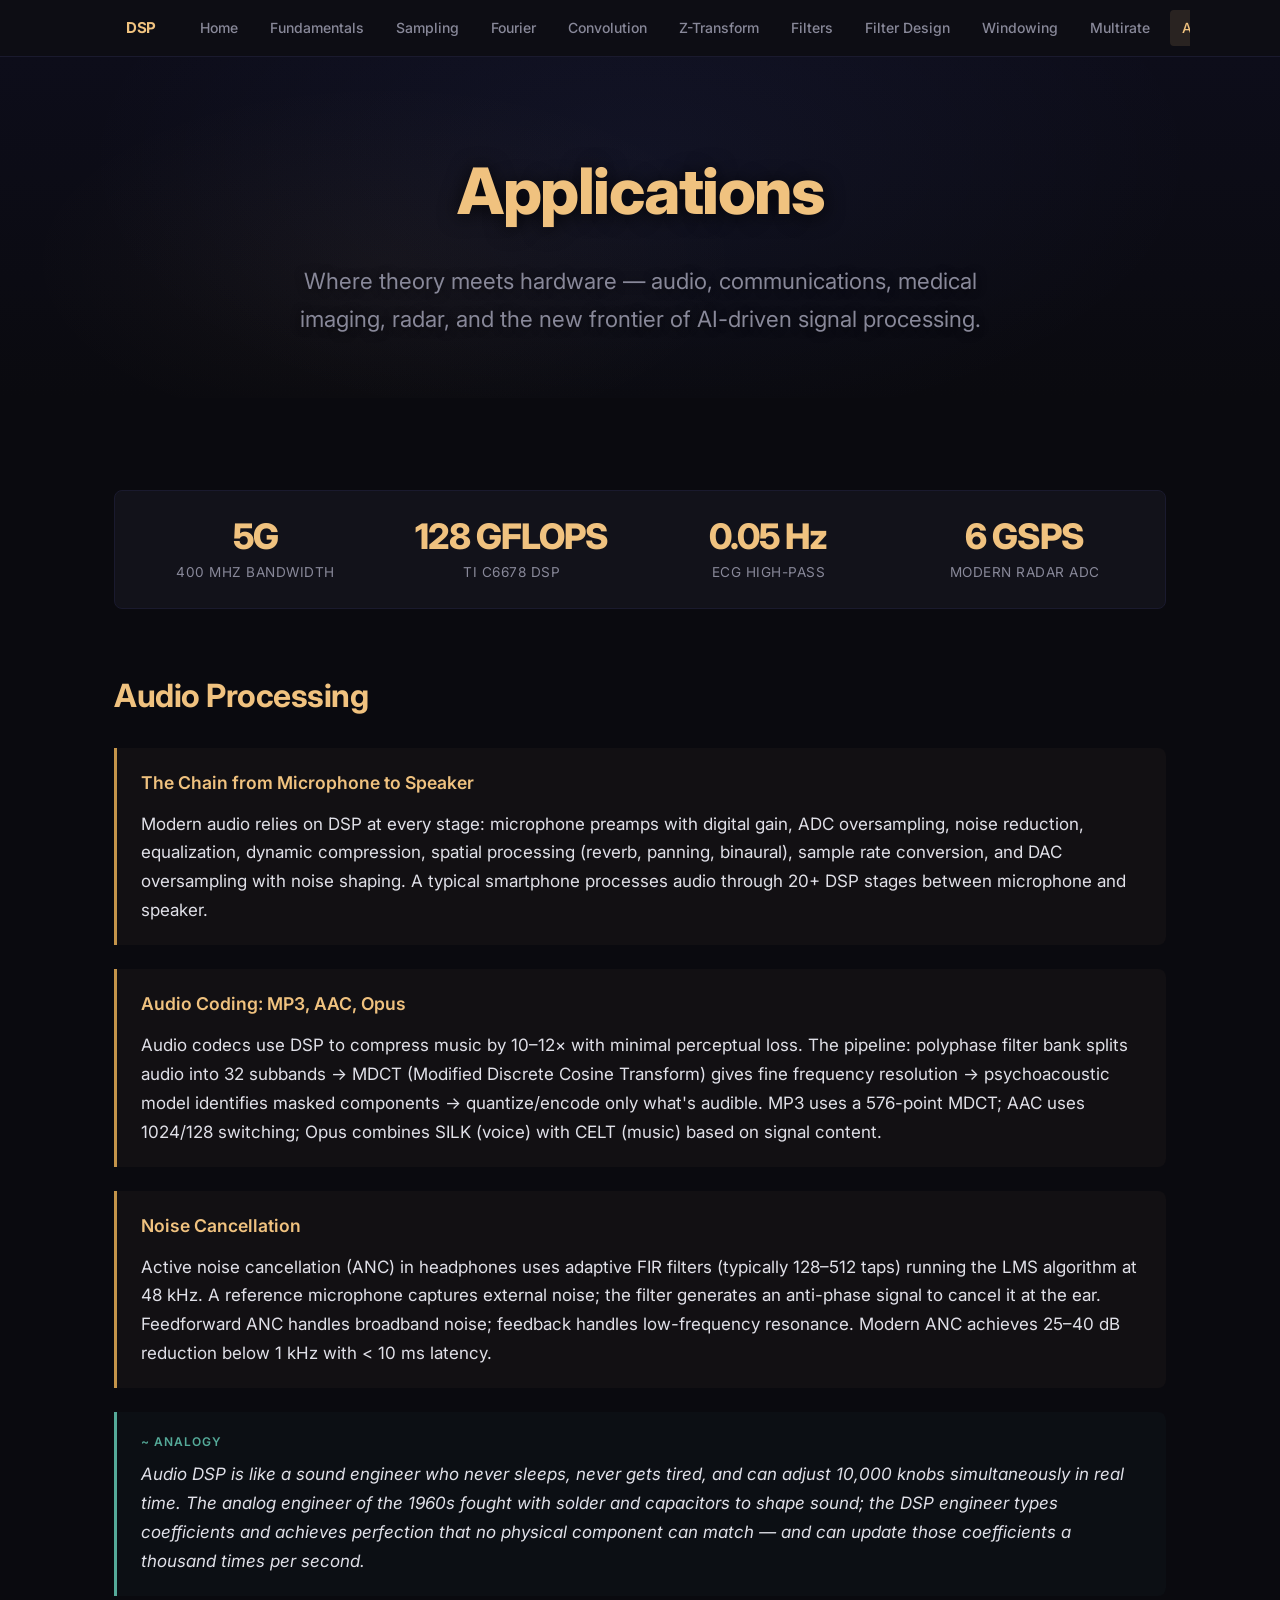
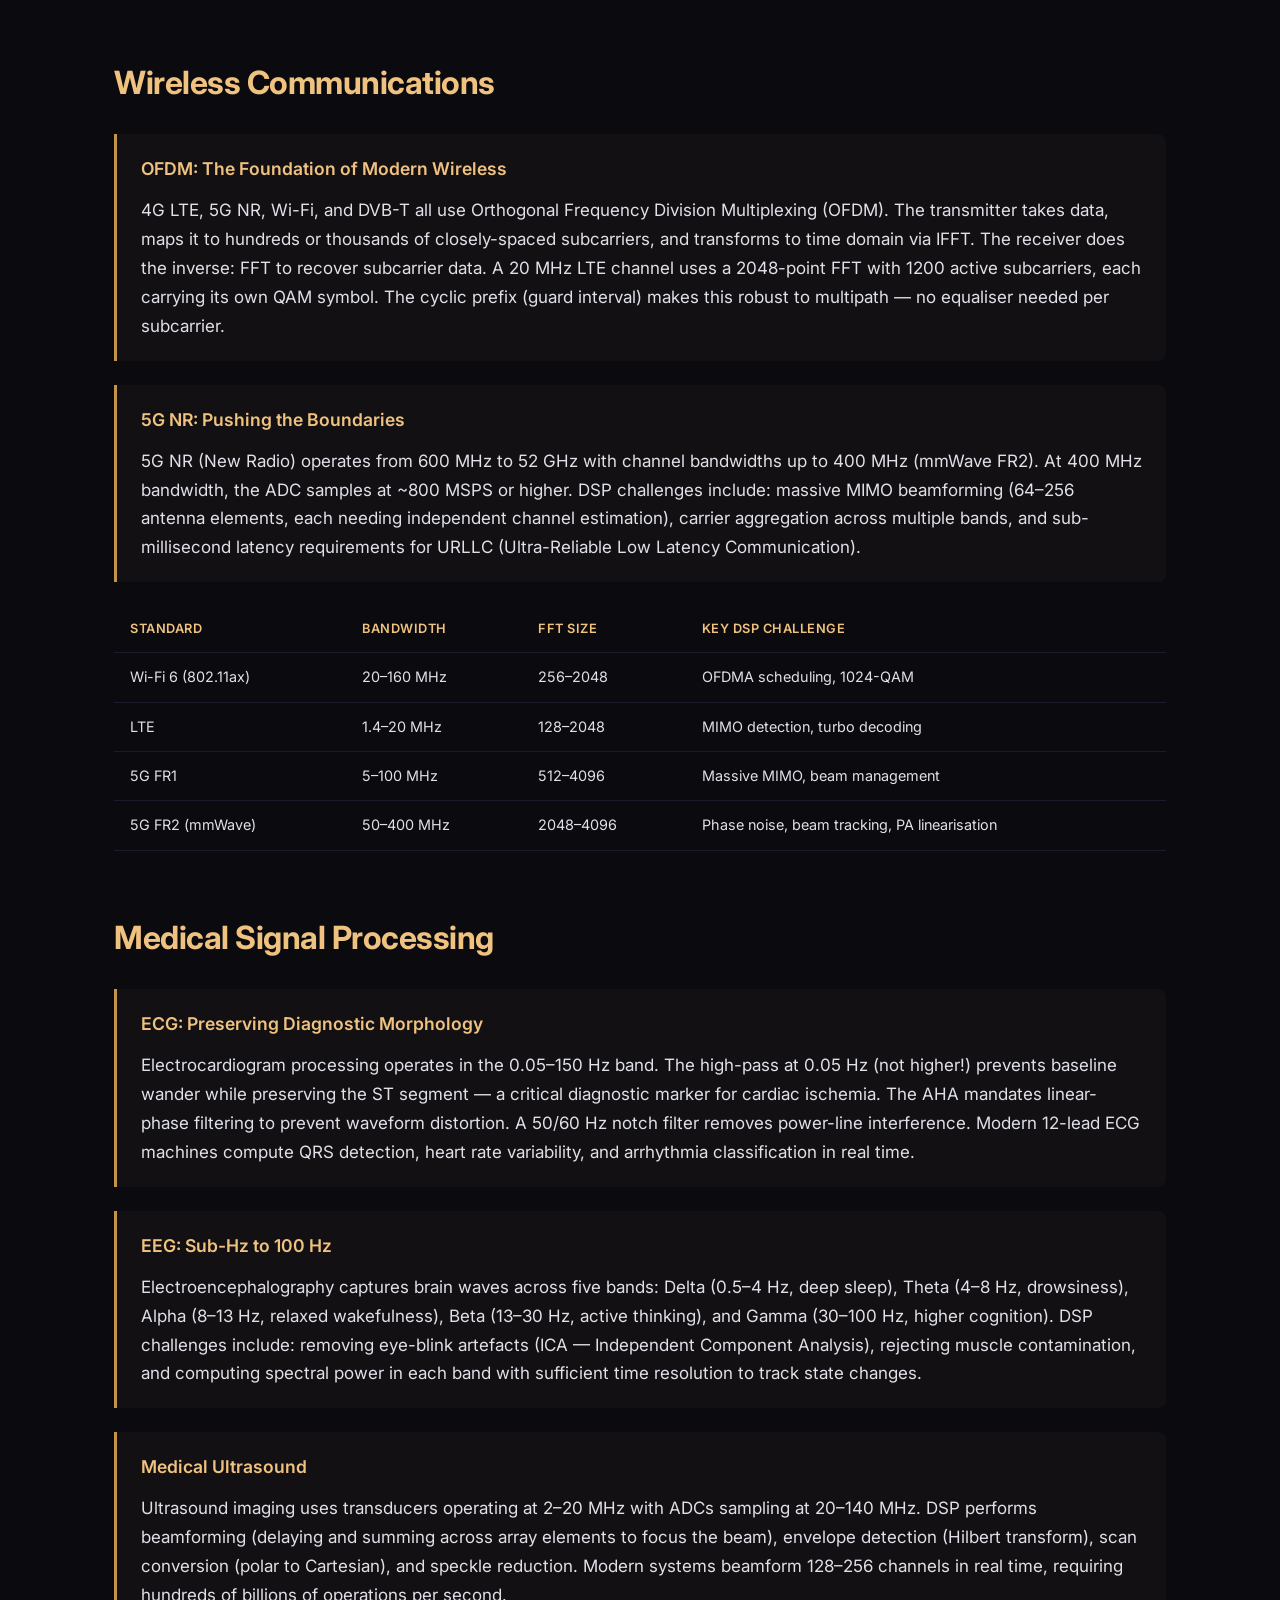
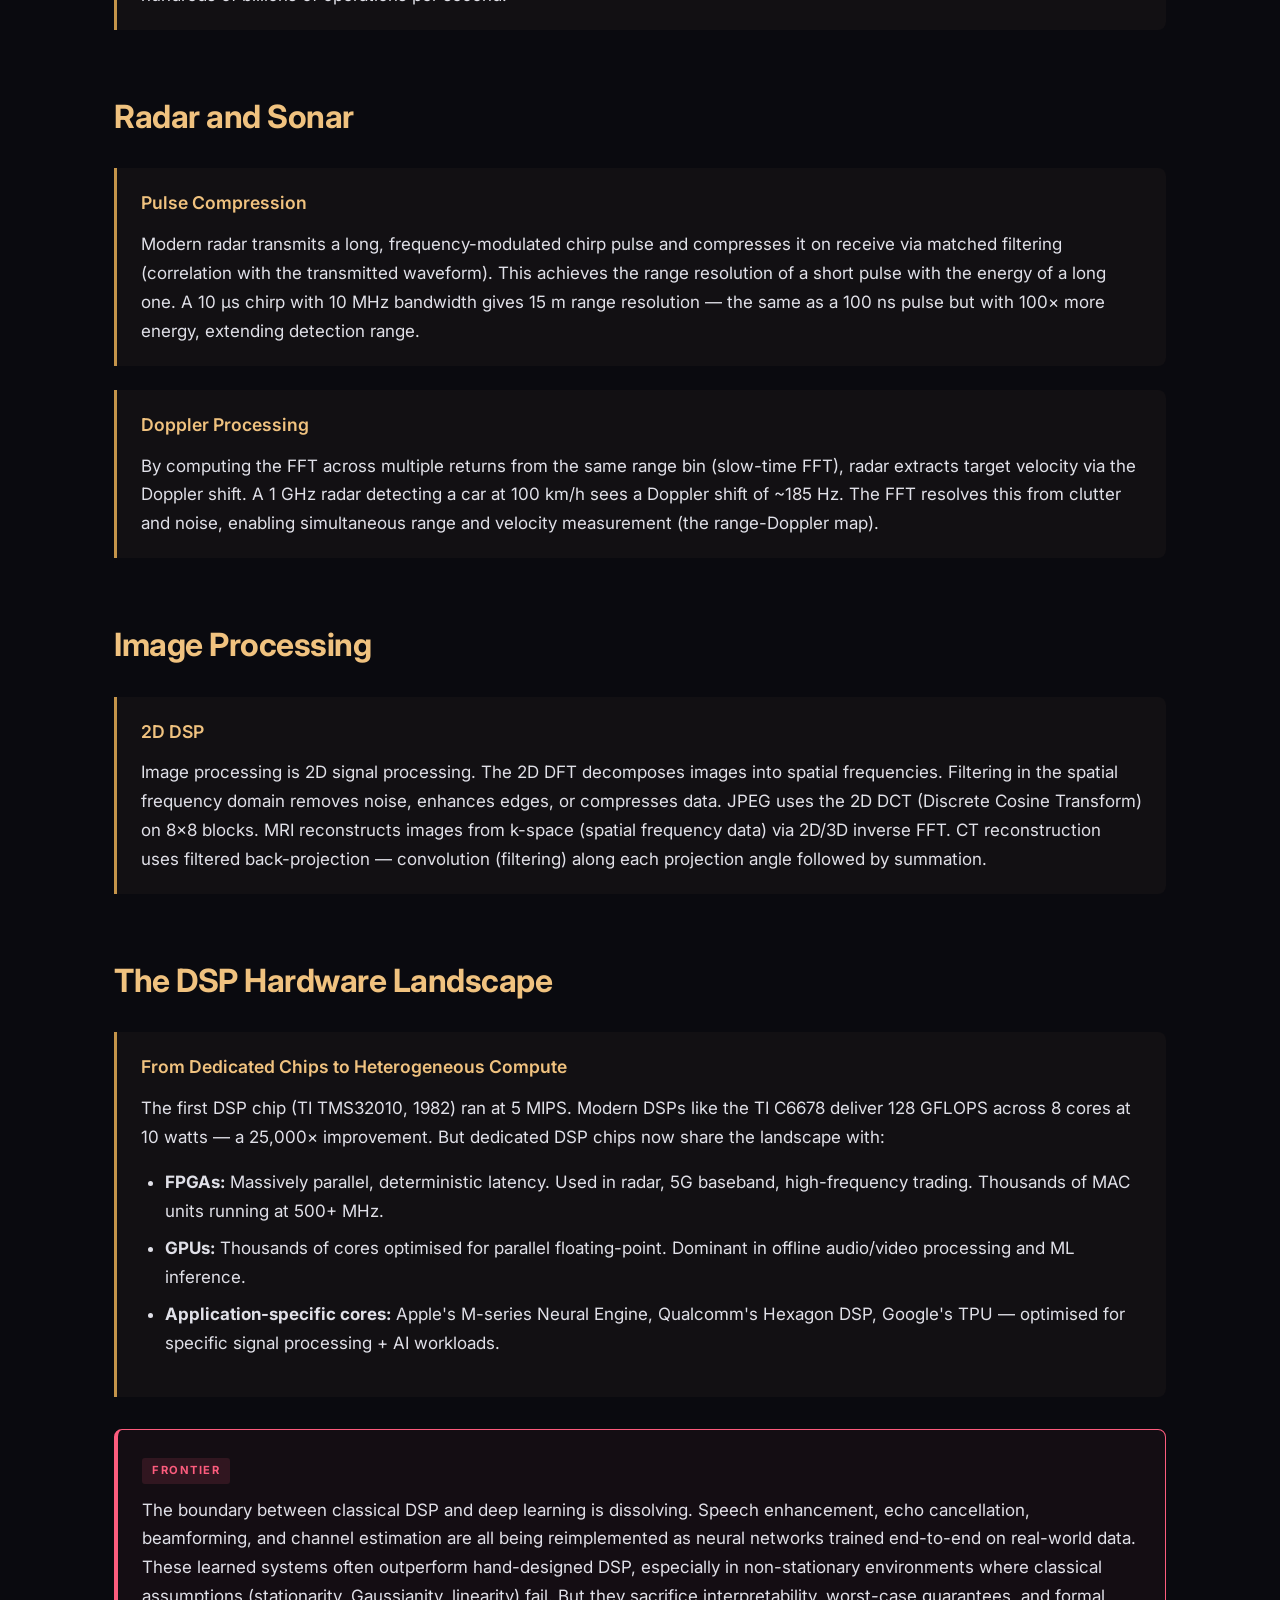
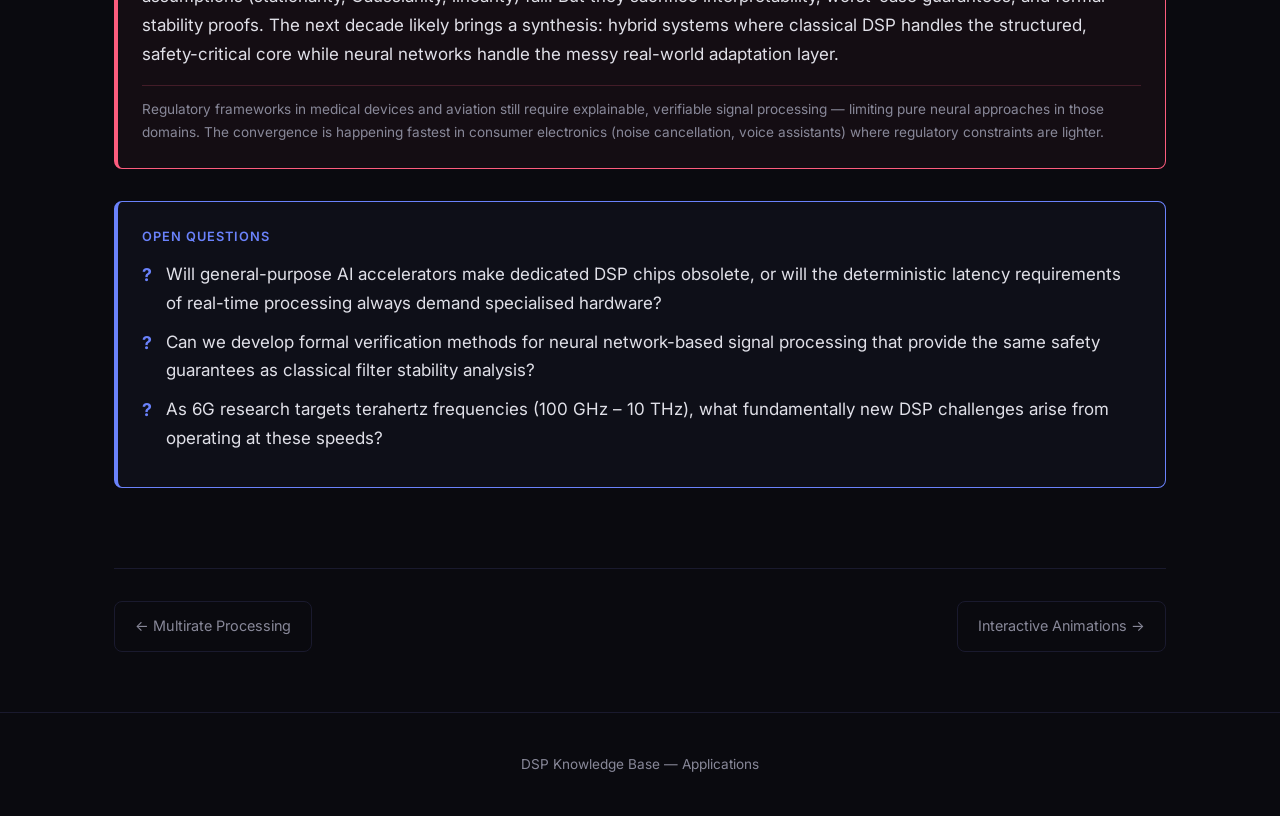
<file: applications.html>
<!DOCTYPE html>
<html lang="en">
<head>
    <meta charset="UTF-8">
    <meta name="viewport" content="width=device-width, initial-scale=1.0">
    <title>Applications — DSP Knowledge Base</title>
    <link rel="stylesheet" href="styles.css">
    <link href="https://fonts.googleapis.com/css2?family=Inter:wght@400;500;600;700;800&family=JetBrains+Mono:wght@400;500&display=swap" rel="stylesheet">
</head>
<body>
    <nav>
        <div class="nav-inner">
            <a href="index.html" class="nav-brand">DSP</a>
            <a href="index.html">Home</a>
            <a href="fundamentals.html">Fundamentals</a>
            <a href="sampling.html">Sampling</a>
            <a href="fourier.html">Fourier</a>
            <a href="convolution.html">Convolution</a>
            <a href="z-transform.html">Z-Transform</a>
            <a href="filters.html">Filters</a>
            <a href="filter-design.html">Filter Design</a>
            <a href="windowing.html">Windowing</a>
            <a href="multirate.html">Multirate</a>
            <a href="applications.html" class="active">Applications</a>
            <a href="animations.html">Interactive</a>
        </div>
    </nav>

    <div class="hero hero-page">
        <h1>Applications</h1>
        <p class="subtitle">Where theory meets hardware — audio, communications, medical imaging, radar, and the new frontier of AI-driven signal processing.</p>
    </div>

    <div class="content">
        <div class="stat-strip">
            <div class="stat">
                <div class="stat-number">5G</div>
                <div class="stat-label">400 MHz Bandwidth</div>
            </div>
            <div class="stat">
                <div class="stat-number">128 GFLOPS</div>
                <div class="stat-label">TI C6678 DSP</div>
            </div>
            <div class="stat">
                <div class="stat-number">0.05 Hz</div>
                <div class="stat-label">ECG High-Pass</div>
            </div>
            <div class="stat">
                <div class="stat-number">6 GSPS</div>
                <div class="stat-label">Modern Radar ADC</div>
            </div>
        </div>

        <h2>Audio Processing</h2>

        <div class="explanation">
            <h4>The Chain from Microphone to Speaker</h4>
            <p>Modern audio relies on DSP at every stage: microphone preamps with digital gain, ADC oversampling, noise reduction, equalization, dynamic compression, spatial processing (reverb, panning, binaural), sample rate conversion, and DAC oversampling with noise shaping. A typical smartphone processes audio through 20+ DSP stages between microphone and speaker.</p>
        </div>

        <div class="explanation">
            <h4>Audio Coding: MP3, AAC, Opus</h4>
            <p>Audio codecs use DSP to compress music by 10–12× with minimal perceptual loss. The pipeline: polyphase filter bank splits audio into 32 subbands → MDCT (Modified Discrete Cosine Transform) gives fine frequency resolution → psychoacoustic model identifies masked components → quantize/encode only what's audible. MP3 uses a 576-point MDCT; AAC uses 1024/128 switching; Opus combines SILK (voice) with CELT (music) based on signal content.</p>
        </div>

        <div class="explanation">
            <h4>Noise Cancellation</h4>
            <p>Active noise cancellation (ANC) in headphones uses adaptive FIR filters (typically 128–512 taps) running the LMS algorithm at 48 kHz. A reference microphone captures external noise; the filter generates an anti-phase signal to cancel it at the ear. Feedforward ANC handles broadband noise; feedback handles low-frequency resonance. Modern ANC achieves 25–40 dB reduction below 1 kHz with &lt; 10 ms latency.</p>
        </div>

        <div class="analogy">
            <p>Audio DSP is like a sound engineer who never sleeps, never gets tired, and can adjust 10,000 knobs simultaneously in real time. The analog engineer of the 1960s fought with solder and capacitors to shape sound; the DSP engineer types coefficients and achieves perfection that no physical component can match — and can update those coefficients a thousand times per second.</p>
        </div>

        <h2>Wireless Communications</h2>

        <div class="explanation">
            <h4>OFDM: The Foundation of Modern Wireless</h4>
            <p>4G LTE, 5G NR, Wi-Fi, and DVB-T all use Orthogonal Frequency Division Multiplexing (OFDM). The transmitter takes data, maps it to hundreds or thousands of closely-spaced subcarriers, and transforms to time domain via IFFT. The receiver does the inverse: FFT to recover subcarrier data. A 20 MHz LTE channel uses a 2048-point FFT with 1200 active subcarriers, each carrying its own QAM symbol. The cyclic prefix (guard interval) makes this robust to multipath — no equaliser needed per subcarrier.</p>
        </div>

        <div class="explanation">
            <h4>5G NR: Pushing the Boundaries</h4>
            <p>5G NR (New Radio) operates from 600 MHz to 52 GHz with channel bandwidths up to 400 MHz (mmWave FR2). At 400 MHz bandwidth, the ADC samples at ~800 MSPS or higher. DSP challenges include: massive MIMO beamforming (64–256 antenna elements, each needing independent channel estimation), carrier aggregation across multiple bands, and sub-millisecond latency requirements for URLLC (Ultra-Reliable Low Latency Communication).</p>
        </div>

        <table>
            <thead>
                <tr>
                    <th>Standard</th>
                    <th>Bandwidth</th>
                    <th>FFT Size</th>
                    <th>Key DSP Challenge</th>
                </tr>
            </thead>
            <tbody>
                <tr>
                    <td>Wi-Fi 6 (802.11ax)</td>
                    <td>20–160 MHz</td>
                    <td>256–2048</td>
                    <td>OFDMA scheduling, 1024-QAM</td>
                </tr>
                <tr>
                    <td>LTE</td>
                    <td>1.4–20 MHz</td>
                    <td>128–2048</td>
                    <td>MIMO detection, turbo decoding</td>
                </tr>
                <tr>
                    <td>5G FR1</td>
                    <td>5–100 MHz</td>
                    <td>512–4096</td>
                    <td>Massive MIMO, beam management</td>
                </tr>
                <tr>
                    <td>5G FR2 (mmWave)</td>
                    <td>50–400 MHz</td>
                    <td>2048–4096</td>
                    <td>Phase noise, beam tracking, PA linearisation</td>
                </tr>
            </tbody>
        </table>

        <h2>Medical Signal Processing</h2>

        <div class="explanation">
            <h4>ECG: Preserving Diagnostic Morphology</h4>
            <p>Electrocardiogram processing operates in the 0.05–150 Hz band. The high-pass at 0.05 Hz (not higher!) prevents baseline wander while preserving the ST segment — a critical diagnostic marker for cardiac ischemia. The AHA mandates linear-phase filtering to prevent waveform distortion. A 50/60 Hz notch filter removes power-line interference. Modern 12-lead ECG machines compute QRS detection, heart rate variability, and arrhythmia classification in real time.</p>
        </div>

        <div class="explanation">
            <h4>EEG: Sub-Hz to 100 Hz</h4>
            <p>Electroencephalography captures brain waves across five bands: Delta (0.5–4 Hz, deep sleep), Theta (4–8 Hz, drowsiness), Alpha (8–13 Hz, relaxed wakefulness), Beta (13–30 Hz, active thinking), and Gamma (30–100 Hz, higher cognition). DSP challenges include: removing eye-blink artefacts (ICA — Independent Component Analysis), rejecting muscle contamination, and computing spectral power in each band with sufficient time resolution to track state changes.</p>
        </div>

        <div class="explanation">
            <h4>Medical Ultrasound</h4>
            <p>Ultrasound imaging uses transducers operating at 2–20 MHz with ADCs sampling at 20–140 MHz. DSP performs beamforming (delaying and summing across array elements to focus the beam), envelope detection (Hilbert transform), scan conversion (polar to Cartesian), and speckle reduction. Modern systems beamform 128–256 channels in real time, requiring hundreds of billions of operations per second.</p>
        </div>

        <h2>Radar and Sonar</h2>

        <div class="explanation">
            <h4>Pulse Compression</h4>
            <p>Modern radar transmits a long, frequency-modulated chirp pulse and compresses it on receive via matched filtering (correlation with the transmitted waveform). This achieves the range resolution of a short pulse with the energy of a long one. A 10 &mu;s chirp with 10 MHz bandwidth gives 15 m range resolution — the same as a 100 ns pulse but with 100× more energy, extending detection range.</p>
        </div>

        <div class="explanation">
            <h4>Doppler Processing</h4>
            <p>By computing the FFT across multiple returns from the same range bin (slow-time FFT), radar extracts target velocity via the Doppler shift. A 1 GHz radar detecting a car at 100 km/h sees a Doppler shift of ~185 Hz. The FFT resolves this from clutter and noise, enabling simultaneous range and velocity measurement (the range-Doppler map).</p>
        </div>

        <h2>Image Processing</h2>

        <div class="explanation">
            <h4>2D DSP</h4>
            <p>Image processing is 2D signal processing. The 2D DFT decomposes images into spatial frequencies. Filtering in the spatial frequency domain removes noise, enhances edges, or compresses data. JPEG uses the 2D DCT (Discrete Cosine Transform) on 8×8 blocks. MRI reconstructs images from k-space (spatial frequency data) via 2D/3D inverse FFT. CT reconstruction uses filtered back-projection — convolution (filtering) along each projection angle followed by summation.</p>
        </div>

        <h2>The DSP Hardware Landscape</h2>

        <div class="explanation">
            <h4>From Dedicated Chips to Heterogeneous Compute</h4>
            <p>The first DSP chip (TI TMS32010, 1982) ran at 5 MIPS. Modern DSPs like the TI C6678 deliver 128 GFLOPS across 8 cores at 10 watts — a 25,000× improvement. But dedicated DSP chips now share the landscape with:</p>
            <ul>
                <li><strong>FPGAs:</strong> Massively parallel, deterministic latency. Used in radar, 5G baseband, high-frequency trading. Thousands of MAC units running at 500+ MHz.</li>
                <li><strong>GPUs:</strong> Thousands of cores optimised for parallel floating-point. Dominant in offline audio/video processing and ML inference.</li>
                <li><strong>Application-specific cores:</strong> Apple's M-series Neural Engine, Qualcomm's Hexagon DSP, Google's TPU — optimised for specific signal processing + AI workloads.</li>
            </ul>
        </div>

        <div class="speculation-box">
            <p>The boundary between classical DSP and deep learning is dissolving. Speech enhancement, echo cancellation, beamforming, and channel estimation are all being reimplemented as neural networks trained end-to-end on real-world data. These learned systems often outperform hand-designed DSP, especially in non-stationary environments where classical assumptions (stationarity, Gaussianity, linearity) fail. But they sacrifice interpretability, worst-case guarantees, and formal stability proofs. The next decade likely brings a synthesis: hybrid systems where classical DSP handles the structured, safety-critical core while neural networks handle the messy real-world adaptation layer.</p>
            <p class="caveat">Regulatory frameworks in medical devices and aviation still require explainable, verifiable signal processing — limiting pure neural approaches in those domains. The convergence is happening fastest in consumer electronics (noise cancellation, voice assistants) where regulatory constraints are lighter.</p>
        </div>

        <div class="question-box">
            <ul>
                <li>Will general-purpose AI accelerators make dedicated DSP chips obsolete, or will the deterministic latency requirements of real-time processing always demand specialised hardware?</li>
                <li>Can we develop formal verification methods for neural network-based signal processing that provide the same safety guarantees as classical filter stability analysis?</li>
                <li>As 6G research targets terahertz frequencies (100 GHz – 10 THz), what fundamentally new DSP challenges arise from operating at these speeds?</li>
            </ul>
        </div>

        <div class="page-nav">
            <a href="multirate.html">&larr; Multirate Processing</a>
            <a href="animations.html" class="next">Interactive Animations &rarr;</a>
        </div>
    </div>

    <footer>
        <p>DSP Knowledge Base — Applications</p>
    </footer>
</body>
</html>
</file>
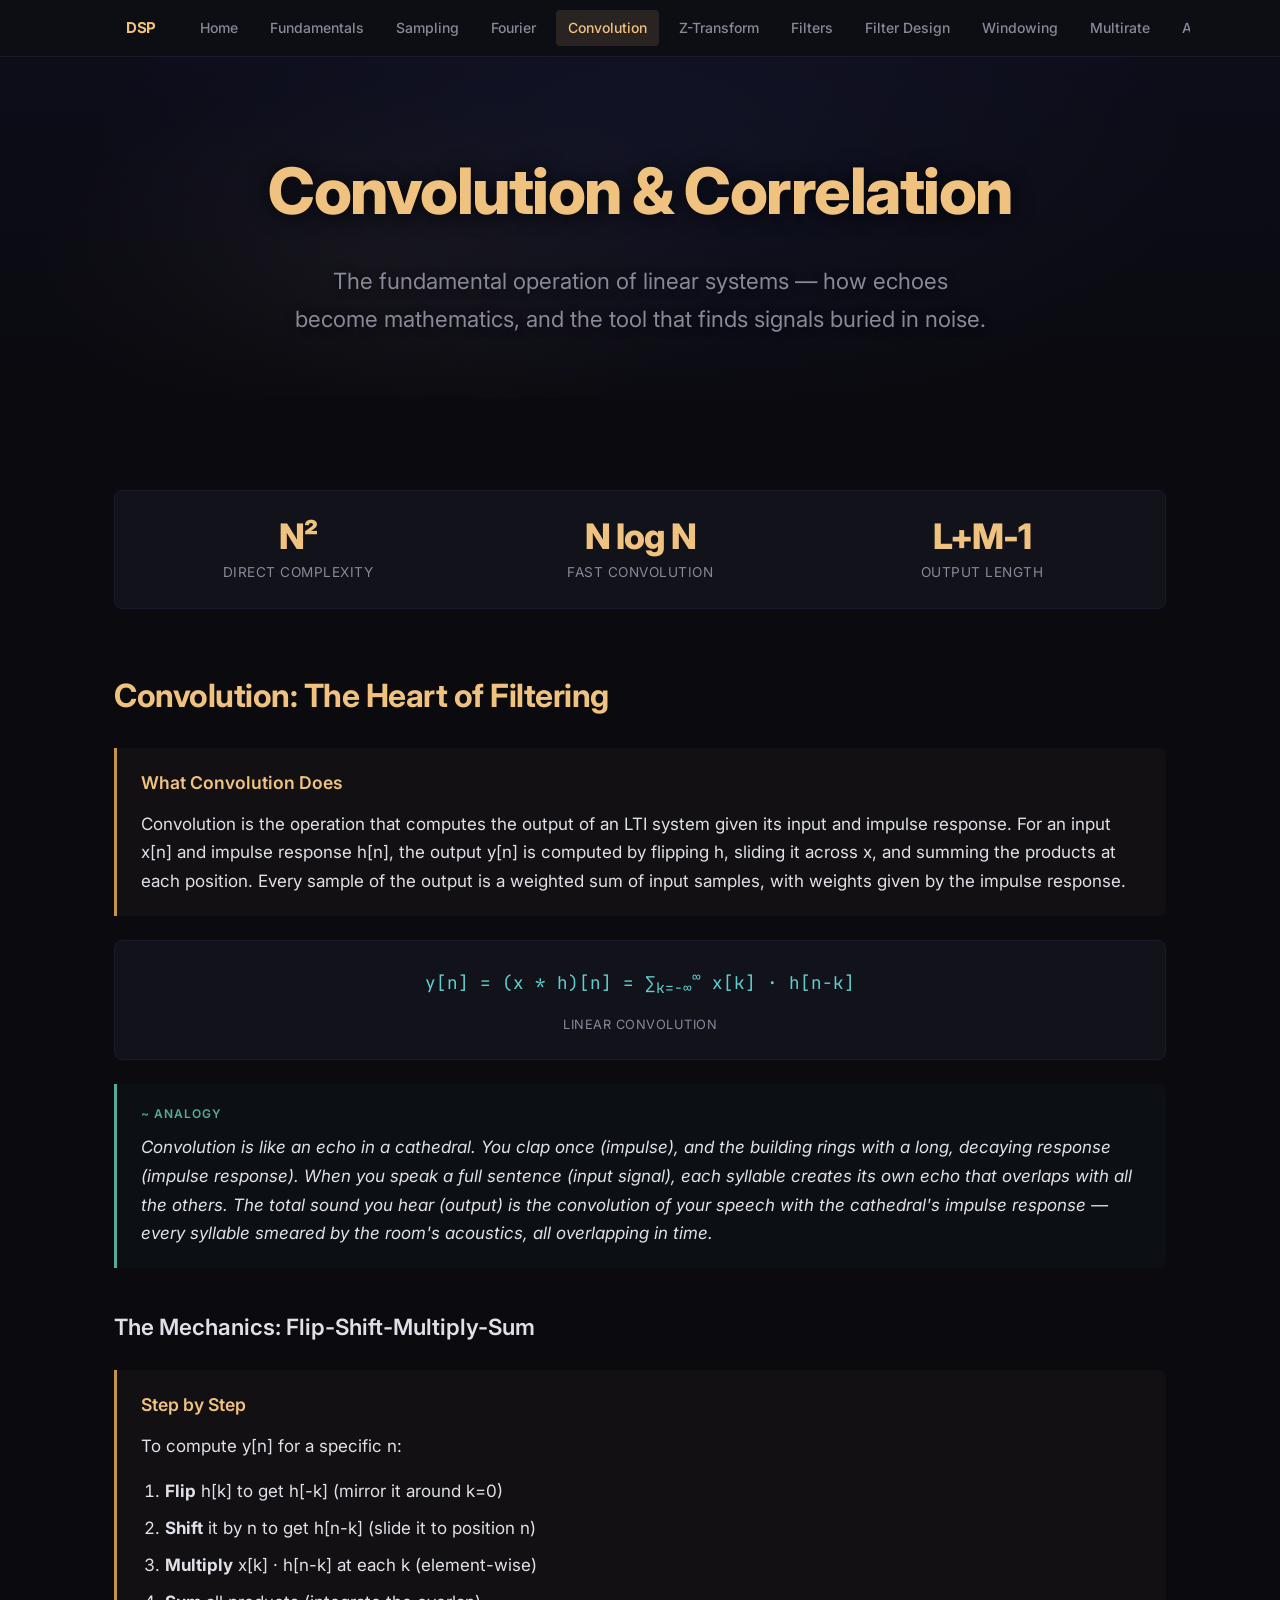
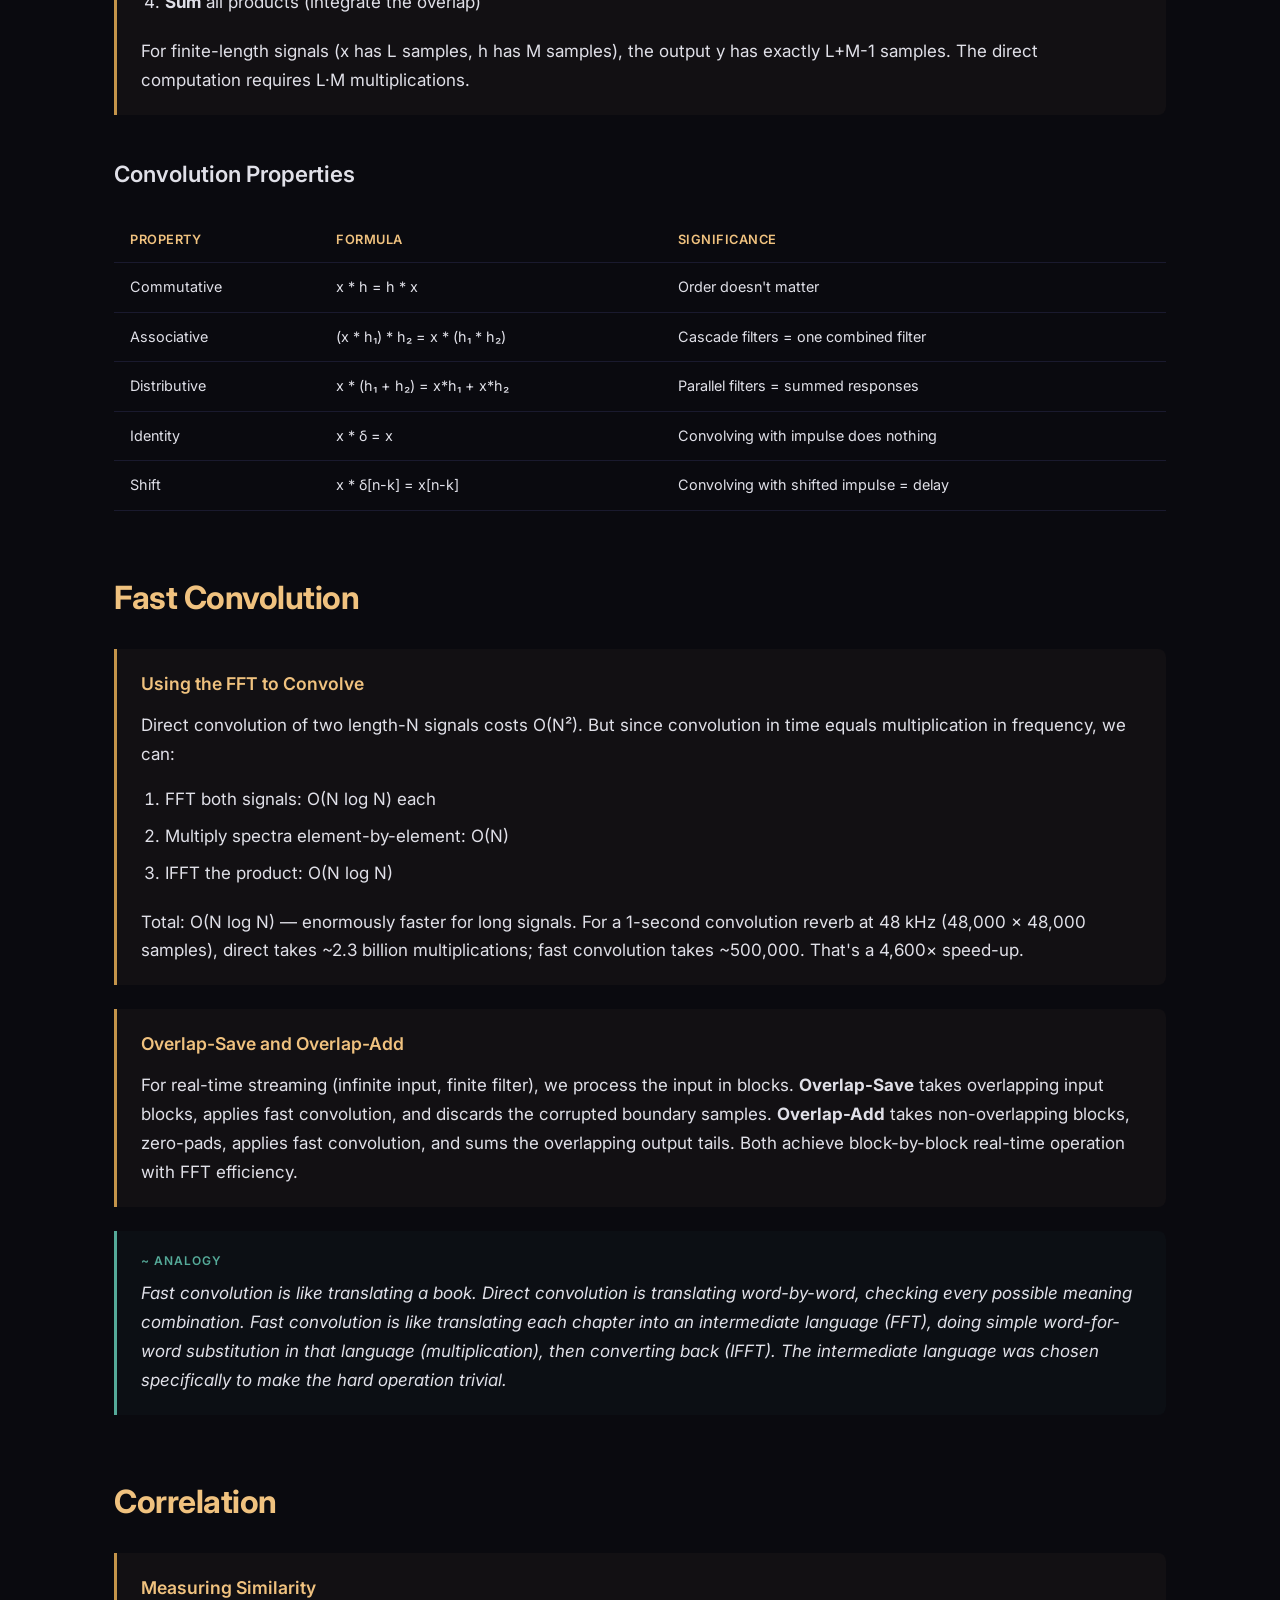
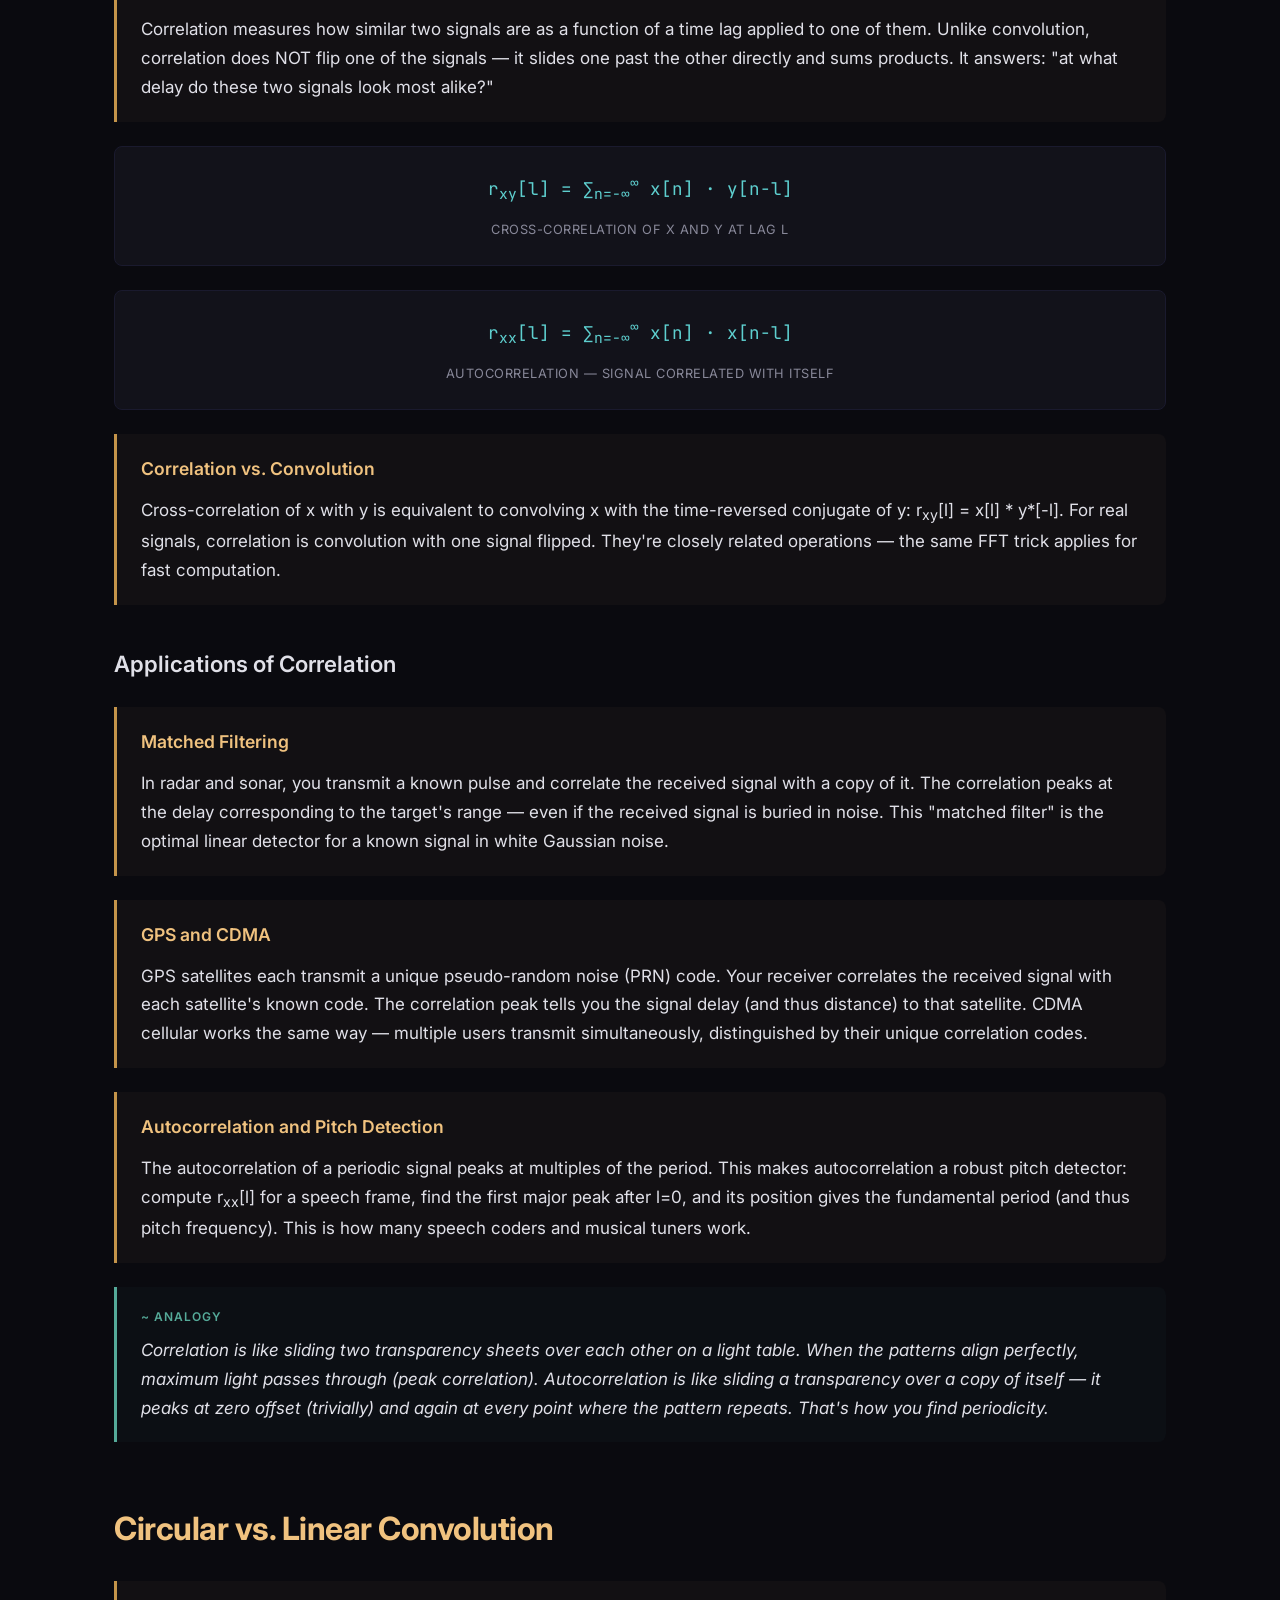
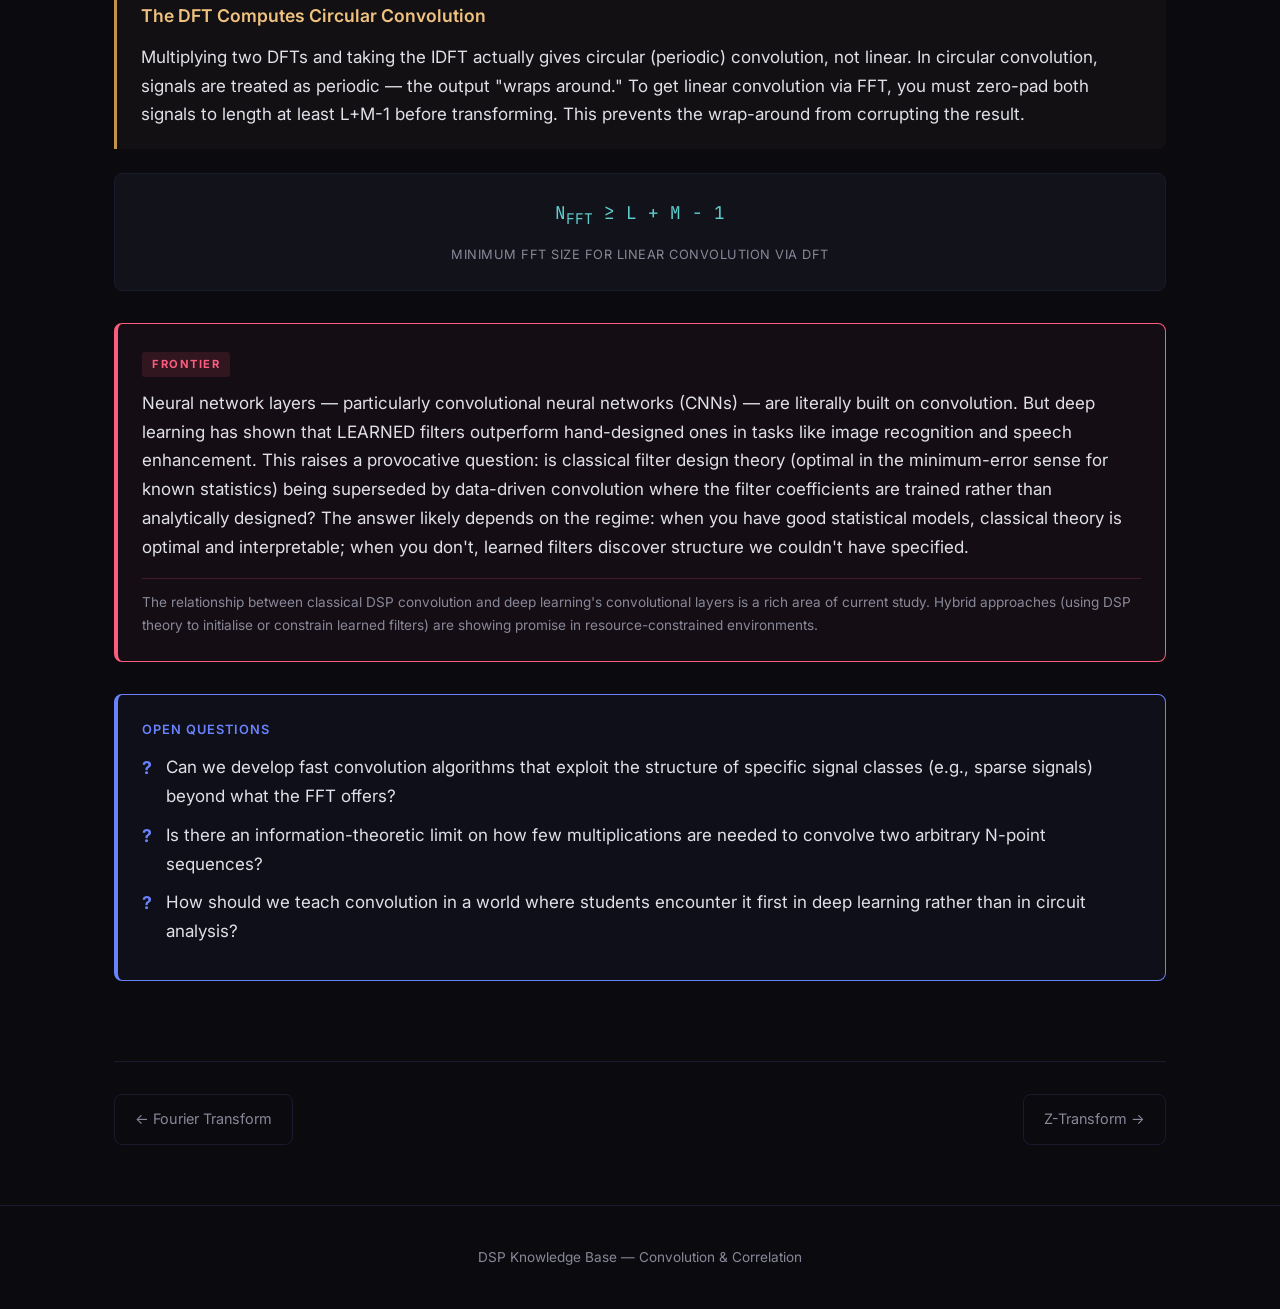
<file: convolution.html>
<!DOCTYPE html>
<html lang="en">
<head>
    <meta charset="UTF-8">
    <meta name="viewport" content="width=device-width, initial-scale=1.0">
    <title>Convolution & Correlation — DSP Knowledge Base</title>
    <link rel="stylesheet" href="styles.css">
    <link href="https://fonts.googleapis.com/css2?family=Inter:wght@400;500;600;700;800&family=JetBrains+Mono:wght@400;500&display=swap" rel="stylesheet">
</head>
<body>
    <nav>
        <div class="nav-inner">
            <a href="index.html" class="nav-brand">DSP</a>
            <a href="index.html">Home</a>
            <a href="fundamentals.html">Fundamentals</a>
            <a href="sampling.html">Sampling</a>
            <a href="fourier.html">Fourier</a>
            <a href="convolution.html" class="active">Convolution</a>
            <a href="z-transform.html">Z-Transform</a>
            <a href="filters.html">Filters</a>
            <a href="filter-design.html">Filter Design</a>
            <a href="windowing.html">Windowing</a>
            <a href="multirate.html">Multirate</a>
            <a href="applications.html">Applications</a>
            <a href="animations.html">Interactive</a>
        </div>
    </nav>

    <div class="hero hero-page">
        <h1>Convolution & Correlation</h1>
        <p class="subtitle">The fundamental operation of linear systems — how echoes become mathematics, and the tool that finds signals buried in noise.</p>
    </div>

    <div class="content">
        <div class="stat-strip">
            <div class="stat">
                <div class="stat-number">N&sup2;</div>
                <div class="stat-label">Direct Complexity</div>
            </div>
            <div class="stat">
                <div class="stat-number">N log N</div>
                <div class="stat-label">Fast Convolution</div>
            </div>
            <div class="stat">
                <div class="stat-number">L+M-1</div>
                <div class="stat-label">Output Length</div>
            </div>
        </div>

        <h2>Convolution: The Heart of Filtering</h2>

        <div class="explanation">
            <h4>What Convolution Does</h4>
            <p>Convolution is the operation that computes the output of an LTI system given its input and impulse response. For an input x[n] and impulse response h[n], the output y[n] is computed by flipping h, sliding it across x, and summing the products at each position. Every sample of the output is a weighted sum of input samples, with weights given by the impulse response.</p>
        </div>

        <div class="formula">
            y[n] = (x * h)[n] = &sum;<sub>k=-&infin;</sub><sup>&infin;</sup> x[k] &middot; h[n-k]
            <span class="label">Linear convolution</span>
        </div>

        <div class="analogy">
            <p>Convolution is like an echo in a cathedral. You clap once (impulse), and the building rings with a long, decaying response (impulse response). When you speak a full sentence (input signal), each syllable creates its own echo that overlaps with all the others. The total sound you hear (output) is the convolution of your speech with the cathedral's impulse response — every syllable smeared by the room's acoustics, all overlapping in time.</p>
        </div>

        <h3>The Mechanics: Flip-Shift-Multiply-Sum</h3>

        <div class="explanation">
            <h4>Step by Step</h4>
            <p>To compute y[n] for a specific n:</p>
            <ol>
                <li><strong>Flip</strong> h[k] to get h[-k] (mirror it around k=0)</li>
                <li><strong>Shift</strong> it by n to get h[n-k] (slide it to position n)</li>
                <li><strong>Multiply</strong> x[k] &middot; h[n-k] at each k (element-wise)</li>
                <li><strong>Sum</strong> all products (integrate the overlap)</li>
            </ol>
            <p>For finite-length signals (x has L samples, h has M samples), the output y has exactly L+M-1 samples. The direct computation requires L&middot;M multiplications.</p>
        </div>

        <h3>Convolution Properties</h3>

        <table>
            <thead>
                <tr>
                    <th>Property</th>
                    <th>Formula</th>
                    <th>Significance</th>
                </tr>
            </thead>
            <tbody>
                <tr>
                    <td>Commutative</td>
                    <td>x * h = h * x</td>
                    <td>Order doesn't matter</td>
                </tr>
                <tr>
                    <td>Associative</td>
                    <td>(x * h₁) * h₂ = x * (h₁ * h₂)</td>
                    <td>Cascade filters = one combined filter</td>
                </tr>
                <tr>
                    <td>Distributive</td>
                    <td>x * (h₁ + h₂) = x*h₁ + x*h₂</td>
                    <td>Parallel filters = summed responses</td>
                </tr>
                <tr>
                    <td>Identity</td>
                    <td>x * &delta; = x</td>
                    <td>Convolving with impulse does nothing</td>
                </tr>
                <tr>
                    <td>Shift</td>
                    <td>x * &delta;[n-k] = x[n-k]</td>
                    <td>Convolving with shifted impulse = delay</td>
                </tr>
            </tbody>
        </table>

        <h2>Fast Convolution</h2>

        <div class="explanation">
            <h4>Using the FFT to Convolve</h4>
            <p>Direct convolution of two length-N signals costs O(N&sup2;). But since convolution in time equals multiplication in frequency, we can:</p>
            <ol>
                <li>FFT both signals: O(N log N) each</li>
                <li>Multiply spectra element-by-element: O(N)</li>
                <li>IFFT the product: O(N log N)</li>
            </ol>
            <p>Total: O(N log N) — enormously faster for long signals. For a 1-second convolution reverb at 48 kHz (48,000 × 48,000 samples), direct takes ~2.3 billion multiplications; fast convolution takes ~500,000. That's a 4,600× speed-up.</p>
        </div>

        <div class="explanation">
            <h4>Overlap-Save and Overlap-Add</h4>
            <p>For real-time streaming (infinite input, finite filter), we process the input in blocks. <strong>Overlap-Save</strong> takes overlapping input blocks, applies fast convolution, and discards the corrupted boundary samples. <strong>Overlap-Add</strong> takes non-overlapping blocks, zero-pads, applies fast convolution, and sums the overlapping output tails. Both achieve block-by-block real-time operation with FFT efficiency.</p>
        </div>

        <div class="analogy">
            <p>Fast convolution is like translating a book. Direct convolution is translating word-by-word, checking every possible meaning combination. Fast convolution is like translating each chapter into an intermediate language (FFT), doing simple word-for-word substitution in that language (multiplication), then converting back (IFFT). The intermediate language was chosen specifically to make the hard operation trivial.</p>
        </div>

        <h2>Correlation</h2>

        <div class="explanation">
            <h4>Measuring Similarity</h4>
            <p>Correlation measures how similar two signals are as a function of a time lag applied to one of them. Unlike convolution, correlation does NOT flip one of the signals — it slides one past the other directly and sums products. It answers: "at what delay do these two signals look most alike?"</p>
        </div>

        <div class="formula">
            r<sub>xy</sub>[l] = &sum;<sub>n=-&infin;</sub><sup>&infin;</sup> x[n] &middot; y[n-l]
            <span class="label">Cross-correlation of x and y at lag l</span>
        </div>

        <div class="formula">
            r<sub>xx</sub>[l] = &sum;<sub>n=-&infin;</sub><sup>&infin;</sup> x[n] &middot; x[n-l]
            <span class="label">Autocorrelation — signal correlated with itself</span>
        </div>

        <div class="explanation">
            <h4>Correlation vs. Convolution</h4>
            <p>Cross-correlation of x with y is equivalent to convolving x with the time-reversed conjugate of y: r<sub>xy</sub>[l] = x[l] * y*[-l]. For real signals, correlation is convolution with one signal flipped. They're closely related operations — the same FFT trick applies for fast computation.</p>
        </div>

        <h3>Applications of Correlation</h3>

        <div class="explanation">
            <h4>Matched Filtering</h4>
            <p>In radar and sonar, you transmit a known pulse and correlate the received signal with a copy of it. The correlation peaks at the delay corresponding to the target's range — even if the received signal is buried in noise. This "matched filter" is the optimal linear detector for a known signal in white Gaussian noise.</p>
        </div>

        <div class="explanation">
            <h4>GPS and CDMA</h4>
            <p>GPS satellites each transmit a unique pseudo-random noise (PRN) code. Your receiver correlates the received signal with each satellite's known code. The correlation peak tells you the signal delay (and thus distance) to that satellite. CDMA cellular works the same way — multiple users transmit simultaneously, distinguished by their unique correlation codes.</p>
        </div>

        <div class="explanation">
            <h4>Autocorrelation and Pitch Detection</h4>
            <p>The autocorrelation of a periodic signal peaks at multiples of the period. This makes autocorrelation a robust pitch detector: compute r<sub>xx</sub>[l] for a speech frame, find the first major peak after l=0, and its position gives the fundamental period (and thus pitch frequency). This is how many speech coders and musical tuners work.</p>
        </div>

        <div class="analogy">
            <p>Correlation is like sliding two transparency sheets over each other on a light table. When the patterns align perfectly, maximum light passes through (peak correlation). Autocorrelation is like sliding a transparency over a copy of itself — it peaks at zero offset (trivially) and again at every point where the pattern repeats. That's how you find periodicity.</p>
        </div>

        <h2>Circular vs. Linear Convolution</h2>

        <div class="explanation">
            <h4>The DFT Computes Circular Convolution</h4>
            <p>Multiplying two DFTs and taking the IDFT actually gives circular (periodic) convolution, not linear. In circular convolution, signals are treated as periodic — the output "wraps around." To get linear convolution via FFT, you must zero-pad both signals to length at least L+M-1 before transforming. This prevents the wrap-around from corrupting the result.</p>
        </div>

        <div class="formula">
            N<sub>FFT</sub> &ge; L + M - 1
            <span class="label">Minimum FFT size for linear convolution via DFT</span>
        </div>

        <div class="speculation-box">
            <p>Neural network layers — particularly convolutional neural networks (CNNs) — are literally built on convolution. But deep learning has shown that LEARNED filters outperform hand-designed ones in tasks like image recognition and speech enhancement. This raises a provocative question: is classical filter design theory (optimal in the minimum-error sense for known statistics) being superseded by data-driven convolution where the filter coefficients are trained rather than analytically designed? The answer likely depends on the regime: when you have good statistical models, classical theory is optimal and interpretable; when you don't, learned filters discover structure we couldn't have specified.</p>
            <p class="caveat">The relationship between classical DSP convolution and deep learning's convolutional layers is a rich area of current study. Hybrid approaches (using DSP theory to initialise or constrain learned filters) are showing promise in resource-constrained environments.</p>
        </div>

        <div class="question-box">
            <ul>
                <li>Can we develop fast convolution algorithms that exploit the structure of specific signal classes (e.g., sparse signals) beyond what the FFT offers?</li>
                <li>Is there an information-theoretic limit on how few multiplications are needed to convolve two arbitrary N-point sequences?</li>
                <li>How should we teach convolution in a world where students encounter it first in deep learning rather than in circuit analysis?</li>
            </ul>
        </div>

        <div class="page-nav">
            <a href="fourier.html">&larr; Fourier Transform</a>
            <a href="z-transform.html" class="next">Z-Transform &rarr;</a>
        </div>
    </div>

    <footer>
        <p>DSP Knowledge Base — Convolution & Correlation</p>
    </footer>
</body>
</html>
</file>
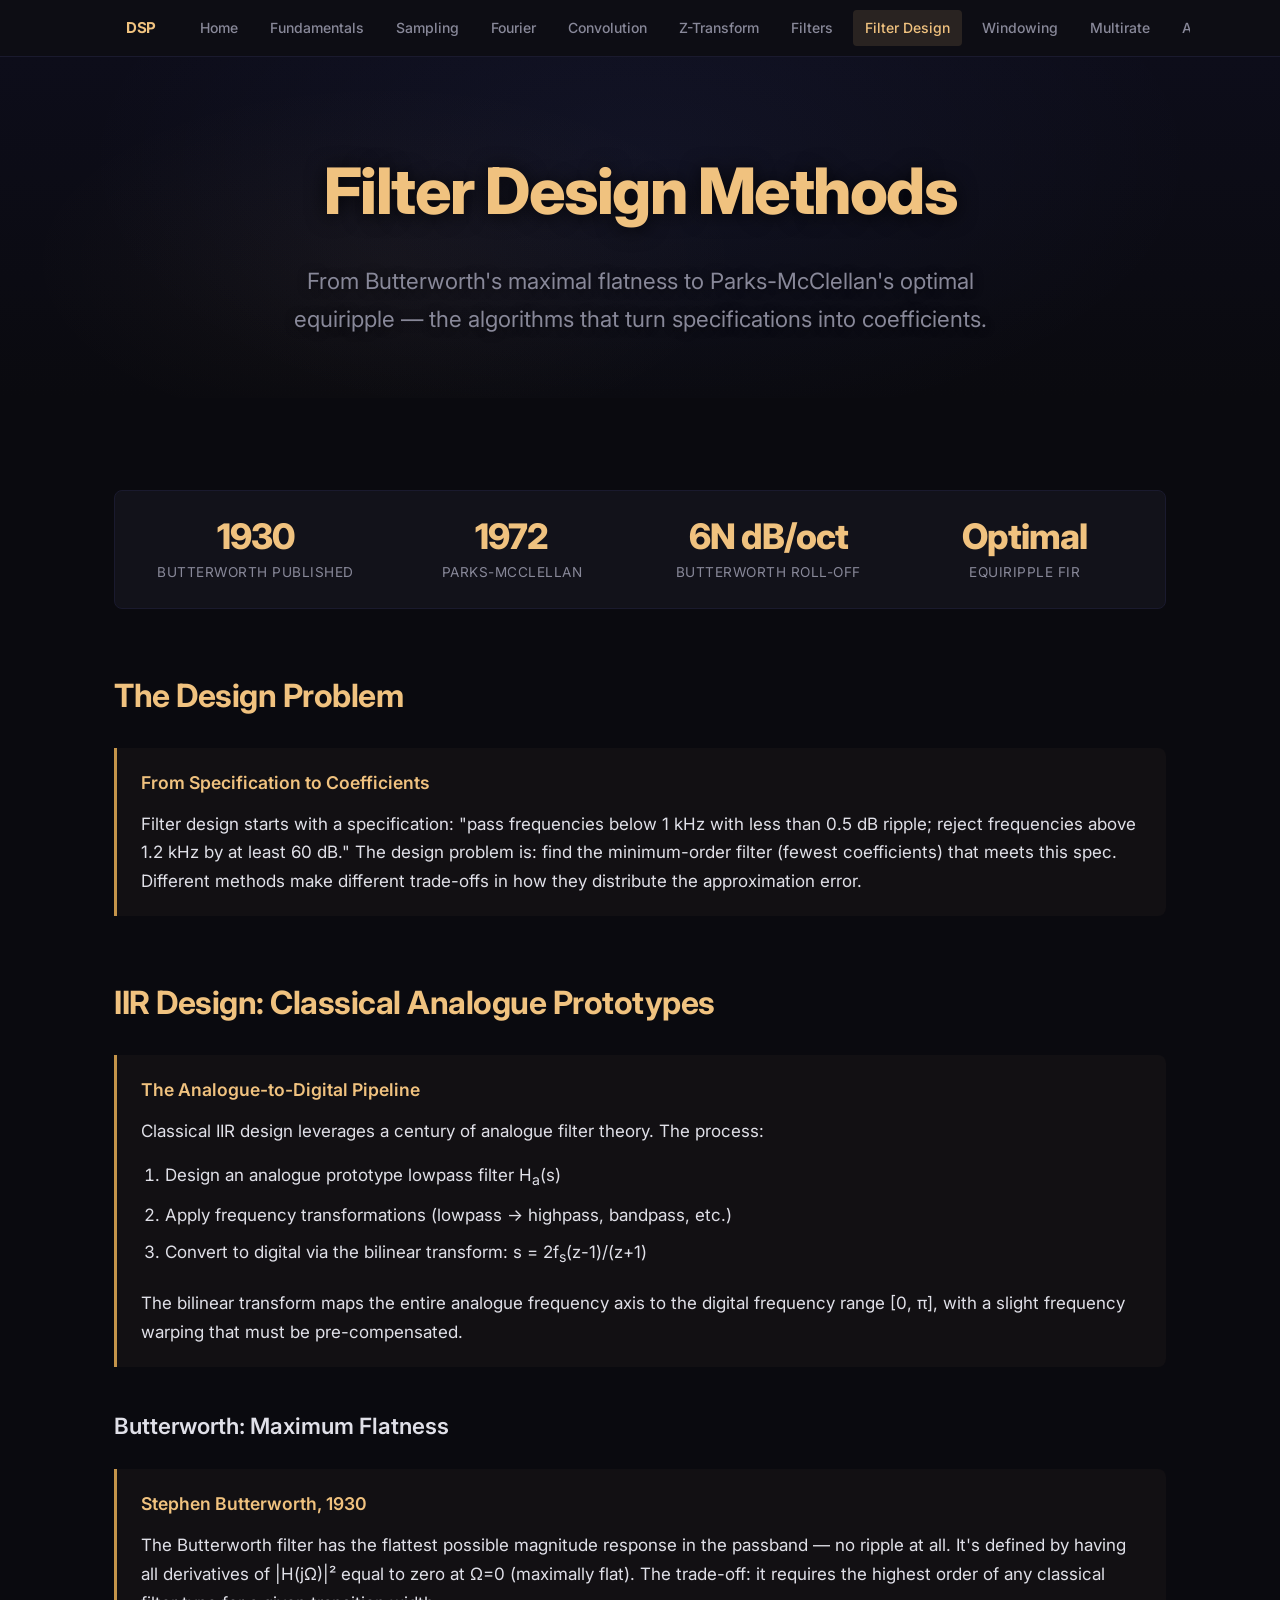
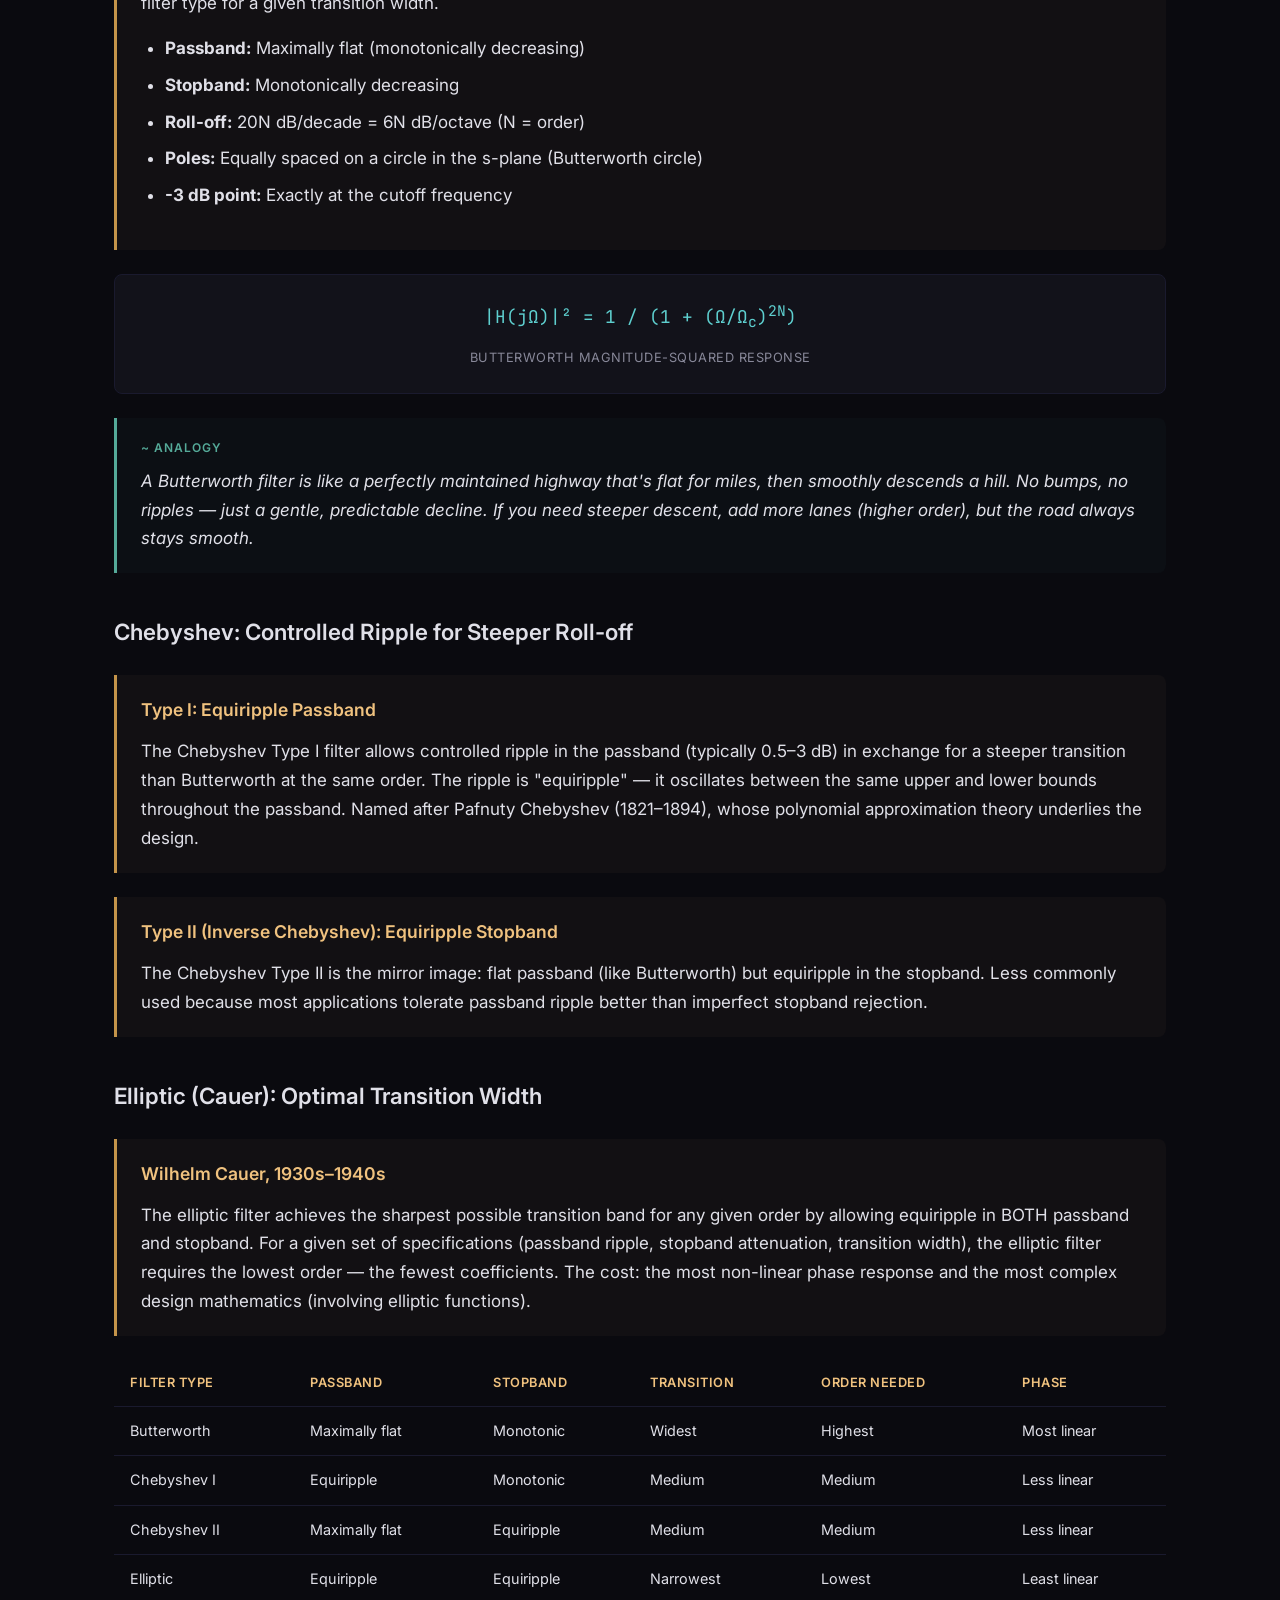
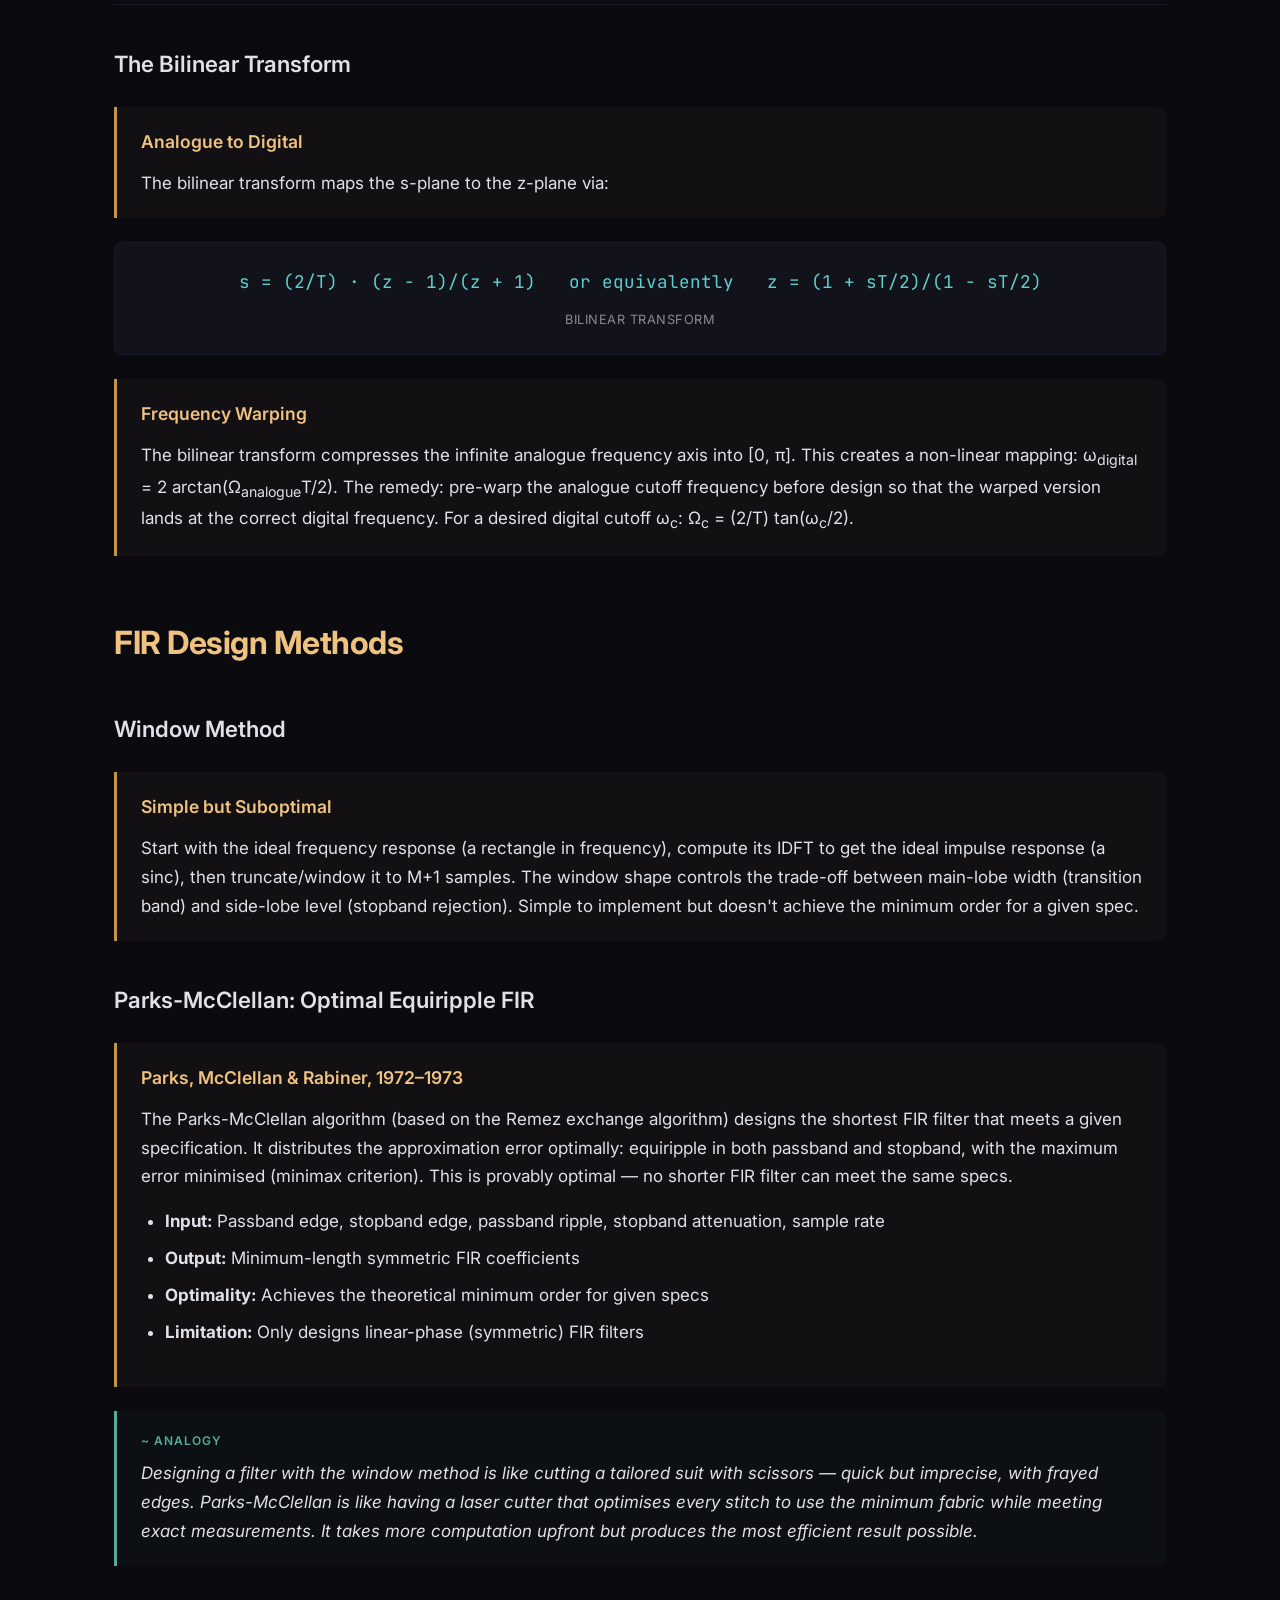
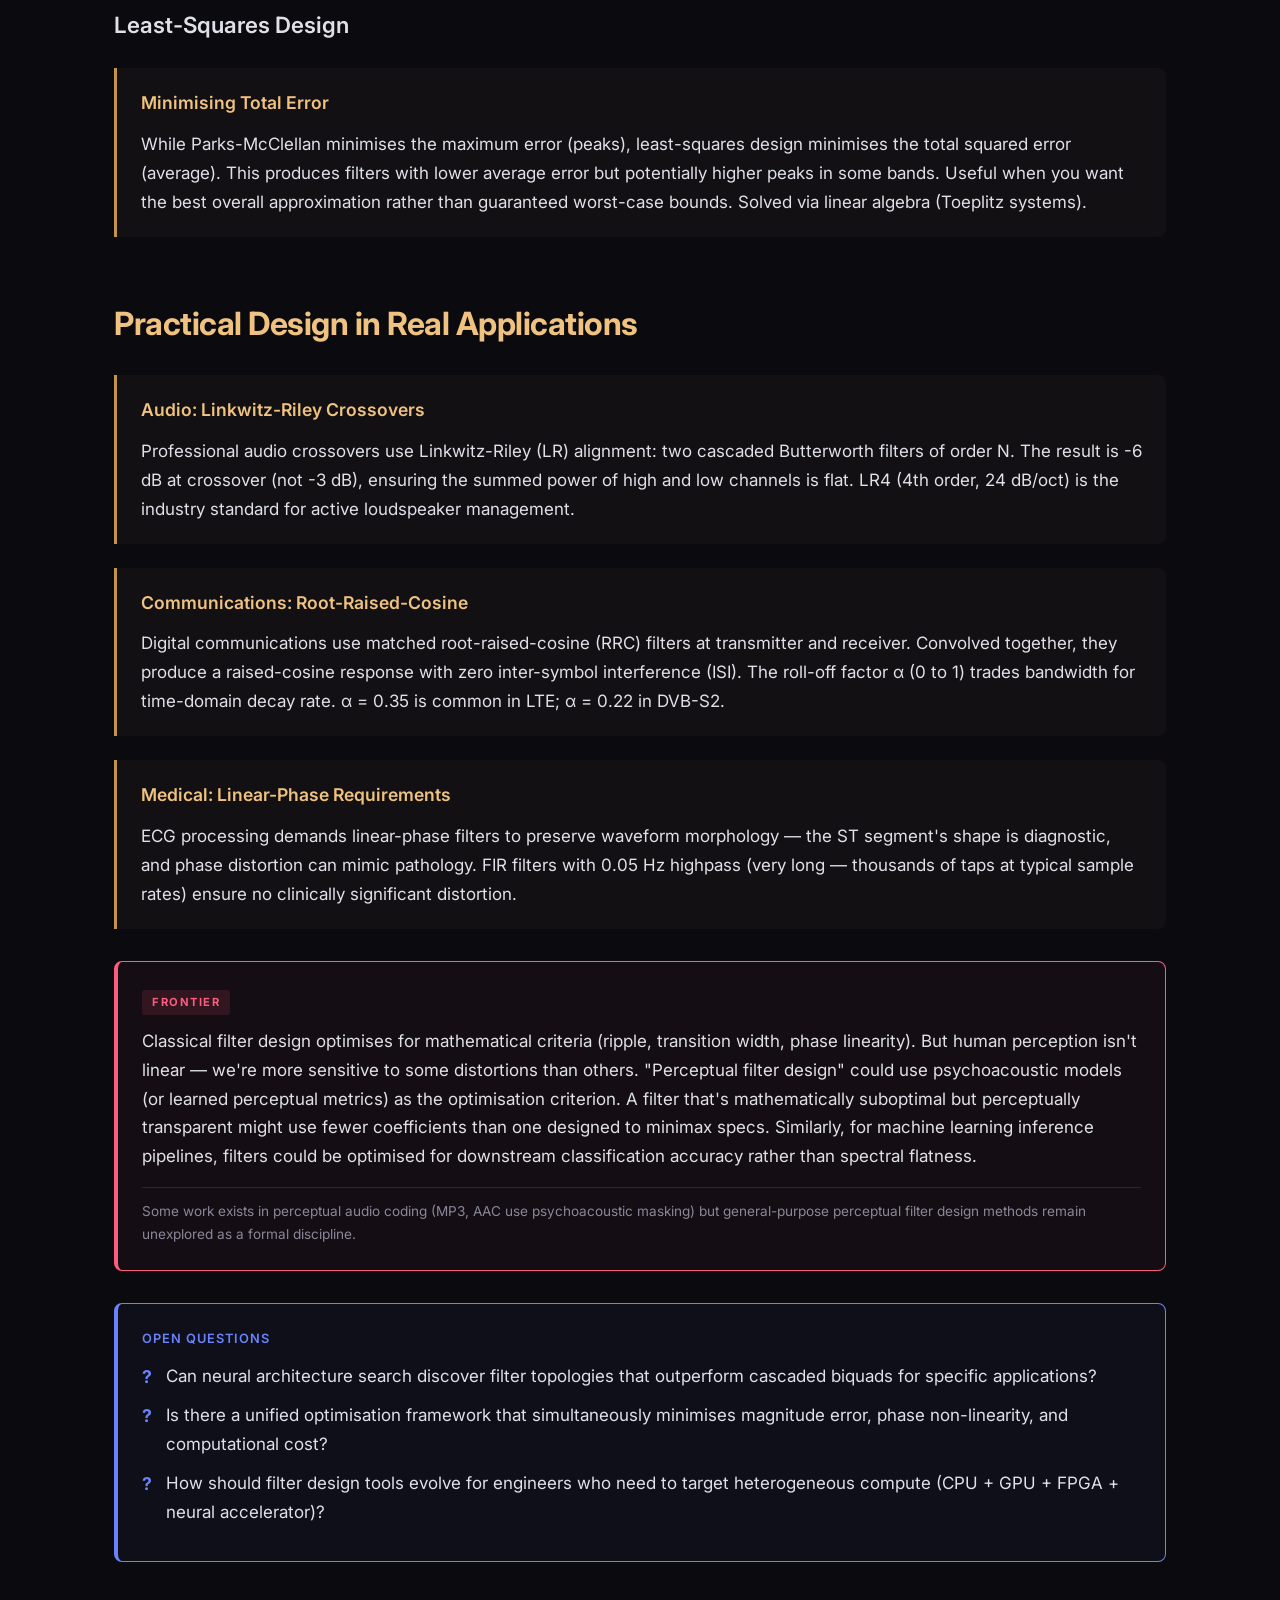
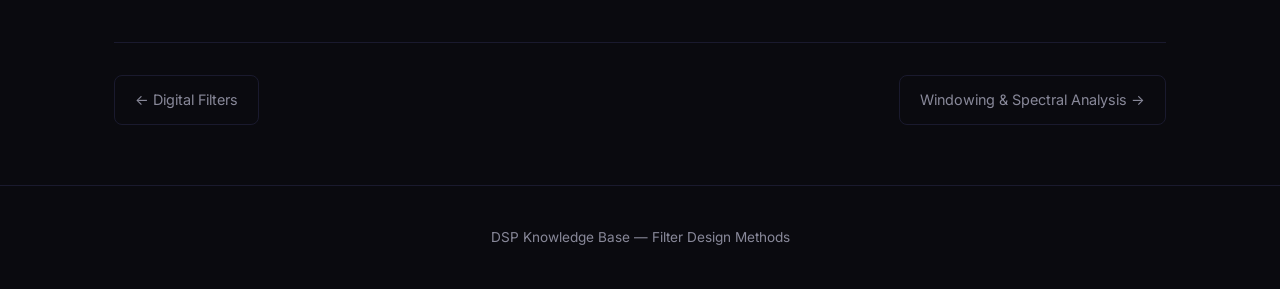
<file: filter-design.html>
<!DOCTYPE html>
<html lang="en">
<head>
    <meta charset="UTF-8">
    <meta name="viewport" content="width=device-width, initial-scale=1.0">
    <title>Filter Design Methods — DSP Knowledge Base</title>
    <link rel="stylesheet" href="styles.css">
    <link href="https://fonts.googleapis.com/css2?family=Inter:wght@400;500;600;700;800&family=JetBrains+Mono:wght@400;500&display=swap" rel="stylesheet">
</head>
<body>
    <nav>
        <div class="nav-inner">
            <a href="index.html" class="nav-brand">DSP</a>
            <a href="index.html">Home</a>
            <a href="fundamentals.html">Fundamentals</a>
            <a href="sampling.html">Sampling</a>
            <a href="fourier.html">Fourier</a>
            <a href="convolution.html">Convolution</a>
            <a href="z-transform.html">Z-Transform</a>
            <a href="filters.html">Filters</a>
            <a href="filter-design.html" class="active">Filter Design</a>
            <a href="windowing.html">Windowing</a>
            <a href="multirate.html">Multirate</a>
            <a href="applications.html">Applications</a>
            <a href="animations.html">Interactive</a>
        </div>
    </nav>

    <div class="hero hero-page">
        <h1>Filter Design Methods</h1>
        <p class="subtitle">From Butterworth's maximal flatness to Parks-McClellan's optimal equiripple — the algorithms that turn specifications into coefficients.</p>
    </div>

    <div class="content">
        <div class="stat-strip">
            <div class="stat">
                <div class="stat-number">1930</div>
                <div class="stat-label">Butterworth Published</div>
            </div>
            <div class="stat">
                <div class="stat-number">1972</div>
                <div class="stat-label">Parks-McClellan</div>
            </div>
            <div class="stat">
                <div class="stat-number">6N dB/oct</div>
                <div class="stat-label">Butterworth Roll-off</div>
            </div>
            <div class="stat">
                <div class="stat-number">Optimal</div>
                <div class="stat-label">Equiripple FIR</div>
            </div>
        </div>

        <h2>The Design Problem</h2>

        <div class="explanation">
            <h4>From Specification to Coefficients</h4>
            <p>Filter design starts with a specification: "pass frequencies below 1 kHz with less than 0.5 dB ripple; reject frequencies above 1.2 kHz by at least 60 dB." The design problem is: find the minimum-order filter (fewest coefficients) that meets this spec. Different methods make different trade-offs in how they distribute the approximation error.</p>
        </div>

        <h2>IIR Design: Classical Analogue Prototypes</h2>

        <div class="explanation">
            <h4>The Analogue-to-Digital Pipeline</h4>
            <p>Classical IIR design leverages a century of analogue filter theory. The process:</p>
            <ol>
                <li>Design an analogue prototype lowpass filter H<sub>a</sub>(s)</li>
                <li>Apply frequency transformations (lowpass → highpass, bandpass, etc.)</li>
                <li>Convert to digital via the bilinear transform: s = 2f<sub>s</sub>(z-1)/(z+1)</li>
            </ol>
            <p>The bilinear transform maps the entire analogue frequency axis to the digital frequency range [0, &pi;], with a slight frequency warping that must be pre-compensated.</p>
        </div>

        <h3>Butterworth: Maximum Flatness</h3>

        <div class="explanation">
            <h4>Stephen Butterworth, 1930</h4>
            <p>The Butterworth filter has the flattest possible magnitude response in the passband — no ripple at all. It's defined by having all derivatives of |H(j&Omega;)|&sup2; equal to zero at &Omega;=0 (maximally flat). The trade-off: it requires the highest order of any classical filter type for a given transition width.</p>
            <ul>
                <li><strong>Passband:</strong> Maximally flat (monotonically decreasing)</li>
                <li><strong>Stopband:</strong> Monotonically decreasing</li>
                <li><strong>Roll-off:</strong> 20N dB/decade = 6N dB/octave (N = order)</li>
                <li><strong>Poles:</strong> Equally spaced on a circle in the s-plane (Butterworth circle)</li>
                <li><strong>-3 dB point:</strong> Exactly at the cutoff frequency</li>
            </ul>
        </div>

        <div class="formula">
            |H(j&Omega;)|&sup2; = 1 / (1 + (&Omega;/&Omega;<sub>c</sub>)<sup>2N</sup>)
            <span class="label">Butterworth magnitude-squared response</span>
        </div>

        <div class="analogy">
            <p>A Butterworth filter is like a perfectly maintained highway that's flat for miles, then smoothly descends a hill. No bumps, no ripples — just a gentle, predictable decline. If you need steeper descent, add more lanes (higher order), but the road always stays smooth.</p>
        </div>

        <h3>Chebyshev: Controlled Ripple for Steeper Roll-off</h3>

        <div class="explanation">
            <h4>Type I: Equiripple Passband</h4>
            <p>The Chebyshev Type I filter allows controlled ripple in the passband (typically 0.5–3 dB) in exchange for a steeper transition than Butterworth at the same order. The ripple is "equiripple" — it oscillates between the same upper and lower bounds throughout the passband. Named after Pafnuty Chebyshev (1821–1894), whose polynomial approximation theory underlies the design.</p>
        </div>

        <div class="explanation">
            <h4>Type II (Inverse Chebyshev): Equiripple Stopband</h4>
            <p>The Chebyshev Type II is the mirror image: flat passband (like Butterworth) but equiripple in the stopband. Less commonly used because most applications tolerate passband ripple better than imperfect stopband rejection.</p>
        </div>

        <h3>Elliptic (Cauer): Optimal Transition Width</h3>

        <div class="explanation">
            <h4>Wilhelm Cauer, 1930s–1940s</h4>
            <p>The elliptic filter achieves the sharpest possible transition band for any given order by allowing equiripple in BOTH passband and stopband. For a given set of specifications (passband ripple, stopband attenuation, transition width), the elliptic filter requires the lowest order — the fewest coefficients. The cost: the most non-linear phase response and the most complex design mathematics (involving elliptic functions).</p>
        </div>

        <table>
            <thead>
                <tr>
                    <th>Filter Type</th>
                    <th>Passband</th>
                    <th>Stopband</th>
                    <th>Transition</th>
                    <th>Order Needed</th>
                    <th>Phase</th>
                </tr>
            </thead>
            <tbody>
                <tr>
                    <td>Butterworth</td>
                    <td>Maximally flat</td>
                    <td>Monotonic</td>
                    <td>Widest</td>
                    <td>Highest</td>
                    <td>Most linear</td>
                </tr>
                <tr>
                    <td>Chebyshev I</td>
                    <td>Equiripple</td>
                    <td>Monotonic</td>
                    <td>Medium</td>
                    <td>Medium</td>
                    <td>Less linear</td>
                </tr>
                <tr>
                    <td>Chebyshev II</td>
                    <td>Maximally flat</td>
                    <td>Equiripple</td>
                    <td>Medium</td>
                    <td>Medium</td>
                    <td>Less linear</td>
                </tr>
                <tr>
                    <td>Elliptic</td>
                    <td>Equiripple</td>
                    <td>Equiripple</td>
                    <td>Narrowest</td>
                    <td>Lowest</td>
                    <td>Least linear</td>
                </tr>
            </tbody>
        </table>

        <h3>The Bilinear Transform</h3>

        <div class="explanation">
            <h4>Analogue to Digital</h4>
            <p>The bilinear transform maps the s-plane to the z-plane via:</p>
        </div>

        <div class="formula">
            s = (2/T) &middot; (z - 1)/(z + 1) &nbsp; or equivalently &nbsp; z = (1 + sT/2)/(1 - sT/2)
            <span class="label">Bilinear transform</span>
        </div>

        <div class="explanation">
            <h4>Frequency Warping</h4>
            <p>The bilinear transform compresses the infinite analogue frequency axis into [0, &pi;]. This creates a non-linear mapping: &omega;<sub>digital</sub> = 2 arctan(&Omega;<sub>analogue</sub>T/2). The remedy: pre-warp the analogue cutoff frequency before design so that the warped version lands at the correct digital frequency. For a desired digital cutoff &omega;<sub>c</sub>: &Omega;<sub>c</sub> = (2/T) tan(&omega;<sub>c</sub>/2).</p>
        </div>

        <h2>FIR Design Methods</h2>

        <h3>Window Method</h3>

        <div class="explanation">
            <h4>Simple but Suboptimal</h4>
            <p>Start with the ideal frequency response (a rectangle in frequency), compute its IDFT to get the ideal impulse response (a sinc), then truncate/window it to M+1 samples. The window shape controls the trade-off between main-lobe width (transition band) and side-lobe level (stopband rejection). Simple to implement but doesn't achieve the minimum order for a given spec.</p>
        </div>

        <h3>Parks-McClellan: Optimal Equiripple FIR</h3>

        <div class="explanation">
            <h4>Parks, McClellan & Rabiner, 1972–1973</h4>
            <p>The Parks-McClellan algorithm (based on the Remez exchange algorithm) designs the shortest FIR filter that meets a given specification. It distributes the approximation error optimally: equiripple in both passband and stopband, with the maximum error minimised (minimax criterion). This is provably optimal — no shorter FIR filter can meet the same specs.</p>
            <ul>
                <li><strong>Input:</strong> Passband edge, stopband edge, passband ripple, stopband attenuation, sample rate</li>
                <li><strong>Output:</strong> Minimum-length symmetric FIR coefficients</li>
                <li><strong>Optimality:</strong> Achieves the theoretical minimum order for given specs</li>
                <li><strong>Limitation:</strong> Only designs linear-phase (symmetric) FIR filters</li>
            </ul>
        </div>

        <div class="analogy">
            <p>Designing a filter with the window method is like cutting a tailored suit with scissors — quick but imprecise, with frayed edges. Parks-McClellan is like having a laser cutter that optimises every stitch to use the minimum fabric while meeting exact measurements. It takes more computation upfront but produces the most efficient result possible.</p>
        </div>

        <h3>Least-Squares Design</h3>

        <div class="explanation">
            <h4>Minimising Total Error</h4>
            <p>While Parks-McClellan minimises the maximum error (peaks), least-squares design minimises the total squared error (average). This produces filters with lower average error but potentially higher peaks in some bands. Useful when you want the best overall approximation rather than guaranteed worst-case bounds. Solved via linear algebra (Toeplitz systems).</p>
        </div>

        <h2>Practical Design in Real Applications</h2>

        <div class="explanation">
            <h4>Audio: Linkwitz-Riley Crossovers</h4>
            <p>Professional audio crossovers use Linkwitz-Riley (LR) alignment: two cascaded Butterworth filters of order N. The result is -6 dB at crossover (not -3 dB), ensuring the summed power of high and low channels is flat. LR4 (4th order, 24 dB/oct) is the industry standard for active loudspeaker management.</p>
        </div>

        <div class="explanation">
            <h4>Communications: Root-Raised-Cosine</h4>
            <p>Digital communications use matched root-raised-cosine (RRC) filters at transmitter and receiver. Convolved together, they produce a raised-cosine response with zero inter-symbol interference (ISI). The roll-off factor &alpha; (0 to 1) trades bandwidth for time-domain decay rate. &alpha; = 0.35 is common in LTE; &alpha; = 0.22 in DVB-S2.</p>
        </div>

        <div class="explanation">
            <h4>Medical: Linear-Phase Requirements</h4>
            <p>ECG processing demands linear-phase filters to preserve waveform morphology — the ST segment's shape is diagnostic, and phase distortion can mimic pathology. FIR filters with 0.05 Hz highpass (very long — thousands of taps at typical sample rates) ensure no clinically significant distortion.</p>
        </div>

        <div class="speculation-box">
            <p>Classical filter design optimises for mathematical criteria (ripple, transition width, phase linearity). But human perception isn't linear — we're more sensitive to some distortions than others. "Perceptual filter design" could use psychoacoustic models (or learned perceptual metrics) as the optimisation criterion. A filter that's mathematically suboptimal but perceptually transparent might use fewer coefficients than one designed to minimax specs. Similarly, for machine learning inference pipelines, filters could be optimised for downstream classification accuracy rather than spectral flatness.</p>
            <p class="caveat">Some work exists in perceptual audio coding (MP3, AAC use psychoacoustic masking) but general-purpose perceptual filter design methods remain unexplored as a formal discipline.</p>
        </div>

        <div class="question-box">
            <ul>
                <li>Can neural architecture search discover filter topologies that outperform cascaded biquads for specific applications?</li>
                <li>Is there a unified optimisation framework that simultaneously minimises magnitude error, phase non-linearity, and computational cost?</li>
                <li>How should filter design tools evolve for engineers who need to target heterogeneous compute (CPU + GPU + FPGA + neural accelerator)?</li>
            </ul>
        </div>

        <div class="page-nav">
            <a href="filters.html">&larr; Digital Filters</a>
            <a href="windowing.html" class="next">Windowing & Spectral Analysis &rarr;</a>
        </div>
    </div>

    <footer>
        <p>DSP Knowledge Base — Filter Design Methods</p>
    </footer>
</body>
</html>
</file>
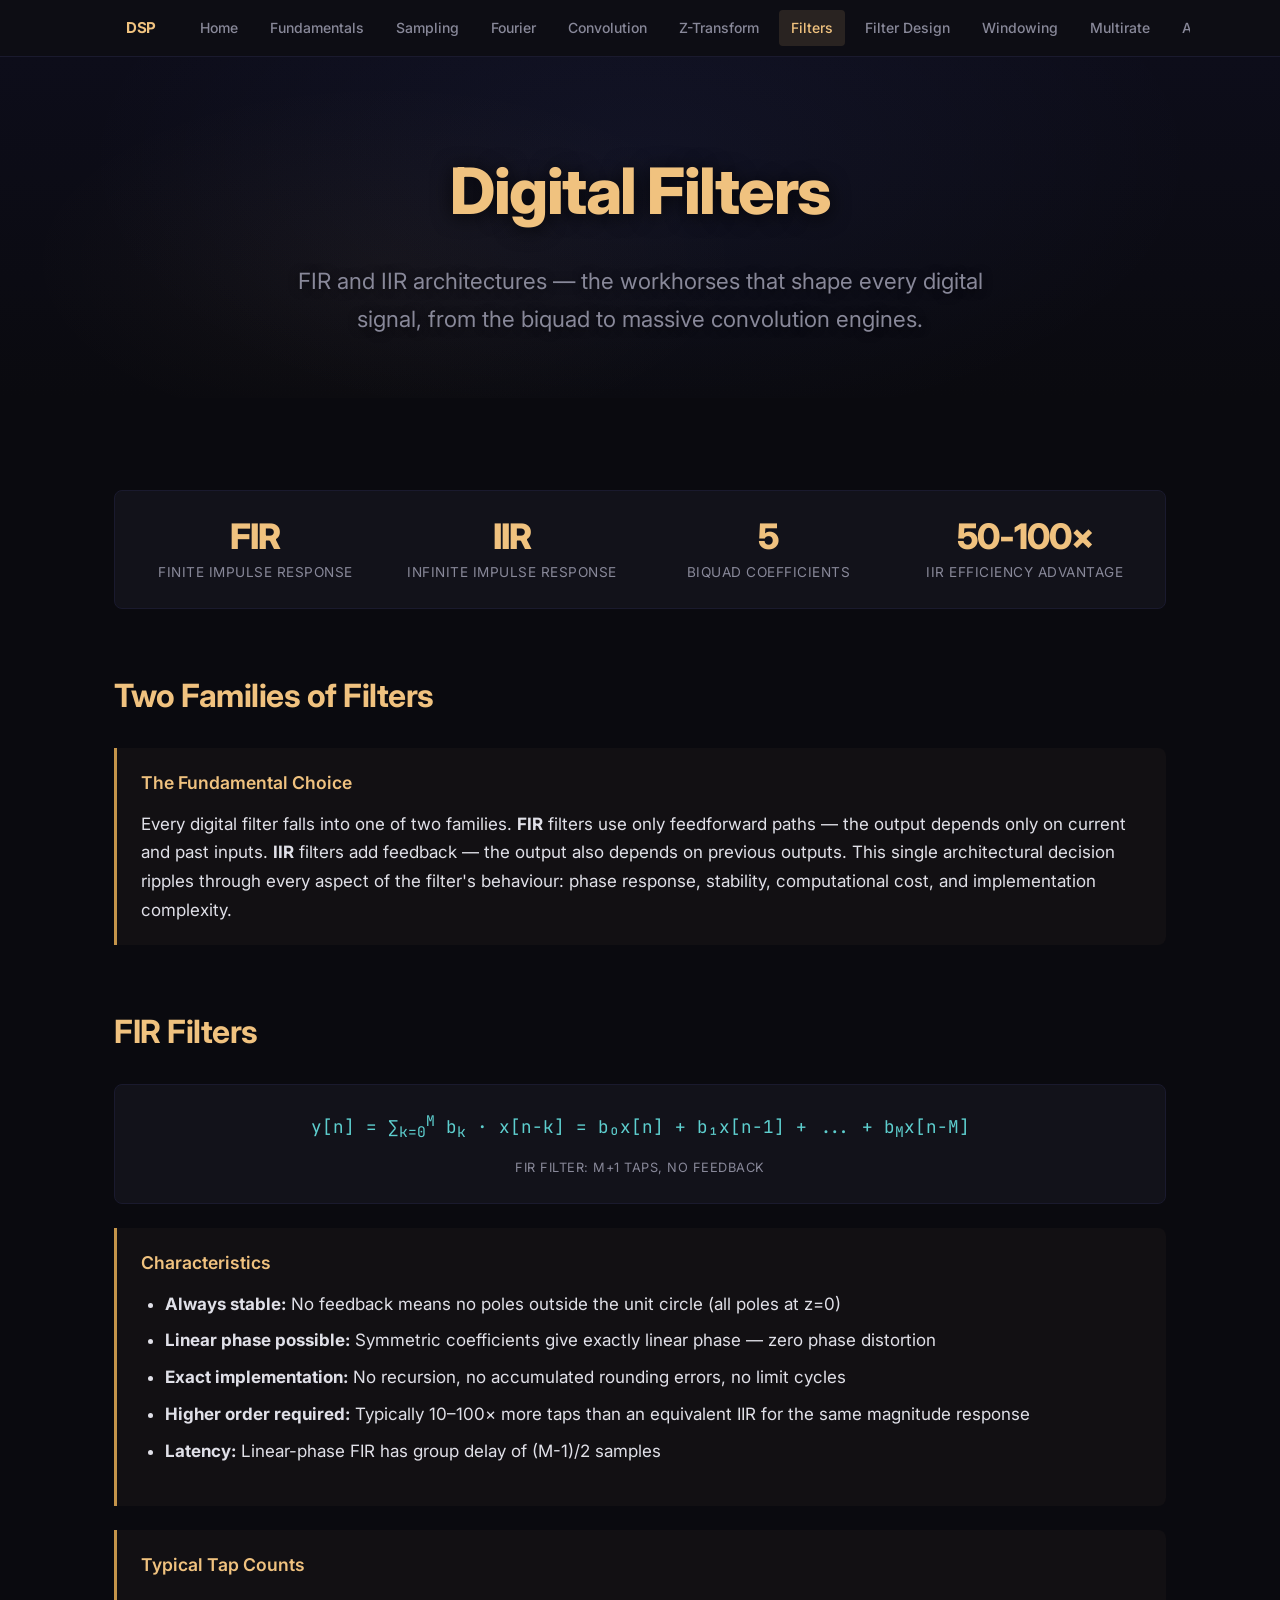
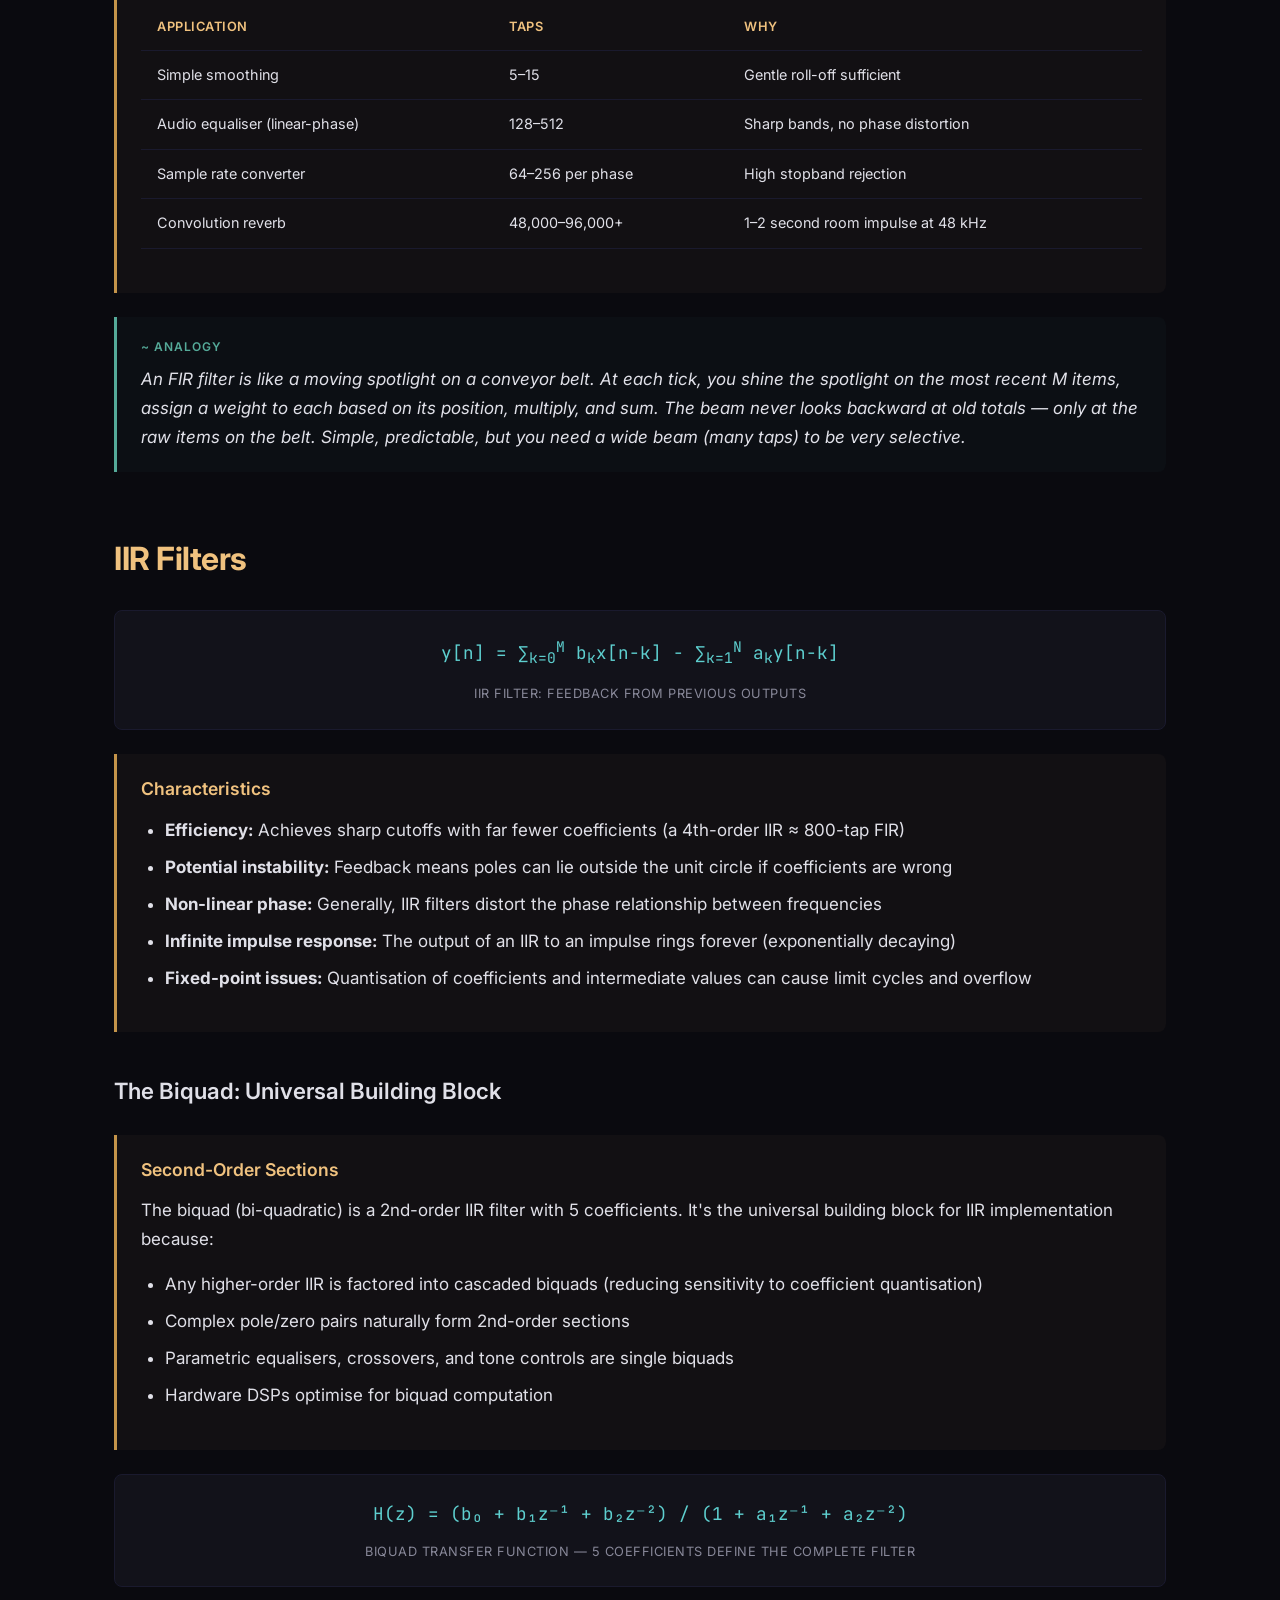
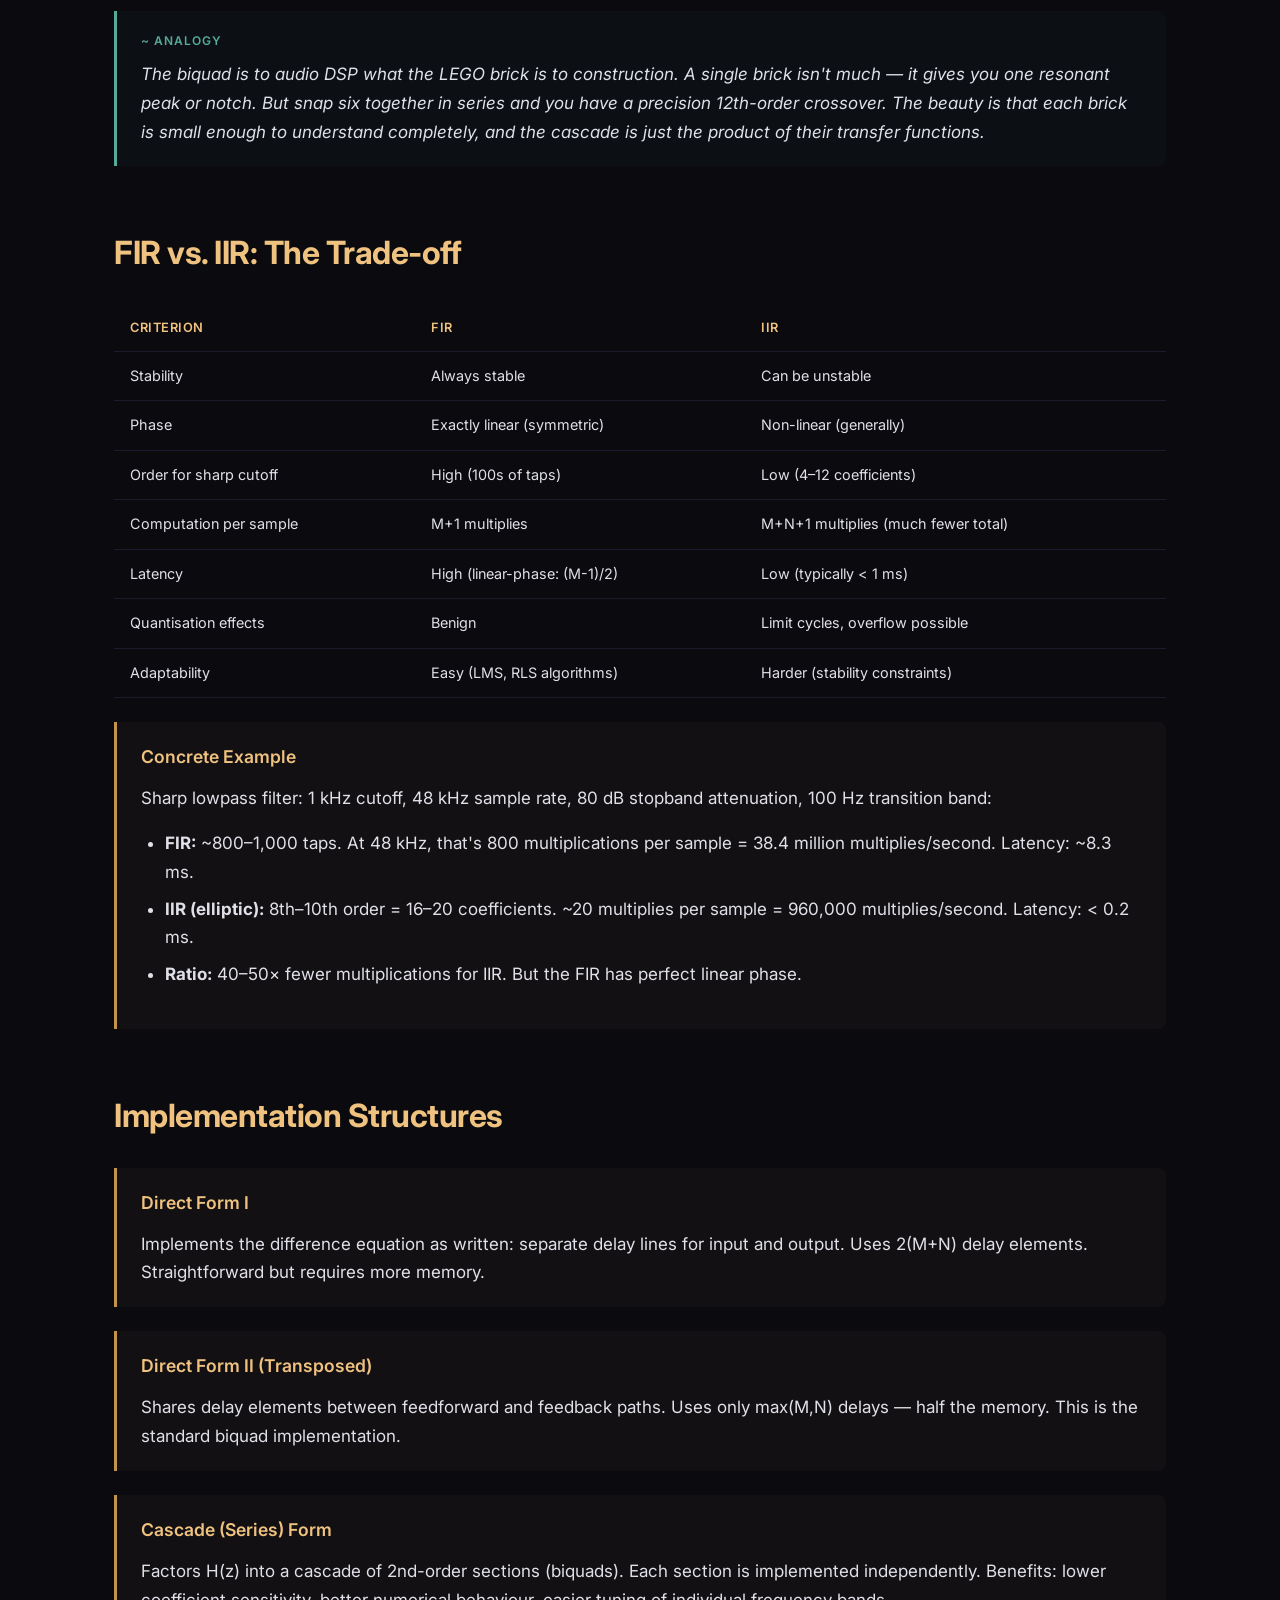
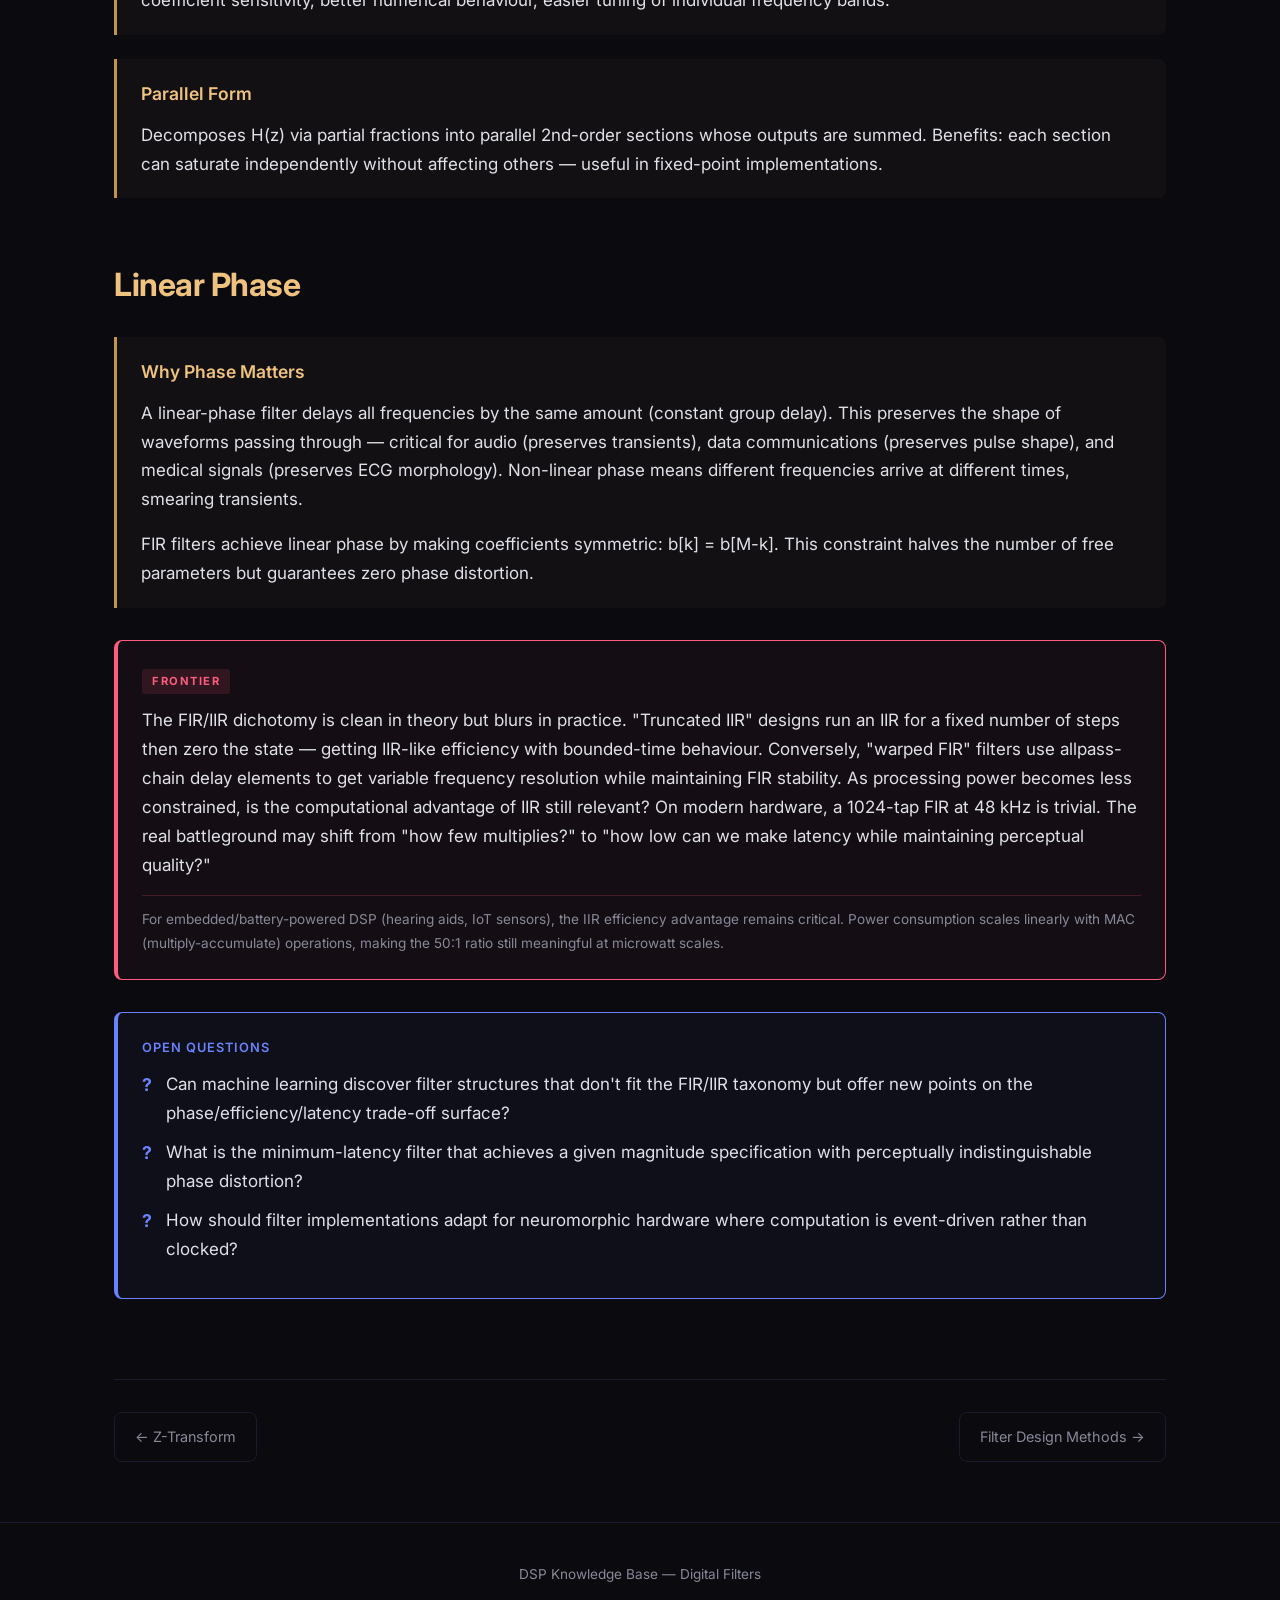
<file: filters.html>
<!DOCTYPE html>
<html lang="en">
<head>
    <meta charset="UTF-8">
    <meta name="viewport" content="width=device-width, initial-scale=1.0">
    <title>Digital Filters — DSP Knowledge Base</title>
    <link rel="stylesheet" href="styles.css">
    <link href="https://fonts.googleapis.com/css2?family=Inter:wght@400;500;600;700;800&family=JetBrains+Mono:wght@400;500&display=swap" rel="stylesheet">
</head>
<body>
    <nav>
        <div class="nav-inner">
            <a href="index.html" class="nav-brand">DSP</a>
            <a href="index.html">Home</a>
            <a href="fundamentals.html">Fundamentals</a>
            <a href="sampling.html">Sampling</a>
            <a href="fourier.html">Fourier</a>
            <a href="convolution.html">Convolution</a>
            <a href="z-transform.html">Z-Transform</a>
            <a href="filters.html" class="active">Filters</a>
            <a href="filter-design.html">Filter Design</a>
            <a href="windowing.html">Windowing</a>
            <a href="multirate.html">Multirate</a>
            <a href="applications.html">Applications</a>
            <a href="animations.html">Interactive</a>
        </div>
    </nav>

    <div class="hero hero-page">
        <h1>Digital Filters</h1>
        <p class="subtitle">FIR and IIR architectures — the workhorses that shape every digital signal, from the biquad to massive convolution engines.</p>
    </div>

    <div class="content">
        <div class="stat-strip">
            <div class="stat">
                <div class="stat-number">FIR</div>
                <div class="stat-label">Finite Impulse Response</div>
            </div>
            <div class="stat">
                <div class="stat-number">IIR</div>
                <div class="stat-label">Infinite Impulse Response</div>
            </div>
            <div class="stat">
                <div class="stat-number">5</div>
                <div class="stat-label">Biquad Coefficients</div>
            </div>
            <div class="stat">
                <div class="stat-number">50-100&times;</div>
                <div class="stat-label">IIR Efficiency Advantage</div>
            </div>
        </div>

        <h2>Two Families of Filters</h2>

        <div class="explanation">
            <h4>The Fundamental Choice</h4>
            <p>Every digital filter falls into one of two families. <strong>FIR</strong> filters use only feedforward paths — the output depends only on current and past inputs. <strong>IIR</strong> filters add feedback — the output also depends on previous outputs. This single architectural decision ripples through every aspect of the filter's behaviour: phase response, stability, computational cost, and implementation complexity.</p>
        </div>

        <h2>FIR Filters</h2>

        <div class="formula">
            y[n] = &sum;<sub>k=0</sub><sup>M</sup> b<sub>k</sub> &middot; x[n-k] = b₀x[n] + b₁x[n-1] + ... + b<sub>M</sub>x[n-M]
            <span class="label">FIR filter: M+1 taps, no feedback</span>
        </div>

        <div class="explanation">
            <h4>Characteristics</h4>
            <ul>
                <li><strong>Always stable:</strong> No feedback means no poles outside the unit circle (all poles at z=0)</li>
                <li><strong>Linear phase possible:</strong> Symmetric coefficients give exactly linear phase — zero phase distortion</li>
                <li><strong>Exact implementation:</strong> No recursion, no accumulated rounding errors, no limit cycles</li>
                <li><strong>Higher order required:</strong> Typically 10–100× more taps than an equivalent IIR for the same magnitude response</li>
                <li><strong>Latency:</strong> Linear-phase FIR has group delay of (M-1)/2 samples</li>
            </ul>
        </div>

        <div class="explanation">
            <h4>Typical Tap Counts</h4>
            <table>
                <thead>
                    <tr>
                        <th>Application</th>
                        <th>Taps</th>
                        <th>Why</th>
                    </tr>
                </thead>
                <tbody>
                    <tr>
                        <td>Simple smoothing</td>
                        <td>5–15</td>
                        <td>Gentle roll-off sufficient</td>
                    </tr>
                    <tr>
                        <td>Audio equaliser (linear-phase)</td>
                        <td>128–512</td>
                        <td>Sharp bands, no phase distortion</td>
                    </tr>
                    <tr>
                        <td>Sample rate converter</td>
                        <td>64–256 per phase</td>
                        <td>High stopband rejection</td>
                    </tr>
                    <tr>
                        <td>Convolution reverb</td>
                        <td>48,000–96,000+</td>
                        <td>1–2 second room impulse at 48 kHz</td>
                    </tr>
                </tbody>
            </table>
        </div>

        <div class="analogy">
            <p>An FIR filter is like a moving spotlight on a conveyor belt. At each tick, you shine the spotlight on the most recent M items, assign a weight to each based on its position, multiply, and sum. The beam never looks backward at old totals — only at the raw items on the belt. Simple, predictable, but you need a wide beam (many taps) to be very selective.</p>
        </div>

        <h2>IIR Filters</h2>

        <div class="formula">
            y[n] = &sum;<sub>k=0</sub><sup>M</sup> b<sub>k</sub>x[n-k] - &sum;<sub>k=1</sub><sup>N</sup> a<sub>k</sub>y[n-k]
            <span class="label">IIR filter: feedback from previous outputs</span>
        </div>

        <div class="explanation">
            <h4>Characteristics</h4>
            <ul>
                <li><strong>Efficiency:</strong> Achieves sharp cutoffs with far fewer coefficients (a 4th-order IIR ≈ 800-tap FIR)</li>
                <li><strong>Potential instability:</strong> Feedback means poles can lie outside the unit circle if coefficients are wrong</li>
                <li><strong>Non-linear phase:</strong> Generally, IIR filters distort the phase relationship between frequencies</li>
                <li><strong>Infinite impulse response:</strong> The output of an IIR to an impulse rings forever (exponentially decaying)</li>
                <li><strong>Fixed-point issues:</strong> Quantisation of coefficients and intermediate values can cause limit cycles and overflow</li>
            </ul>
        </div>

        <h3>The Biquad: Universal Building Block</h3>

        <div class="explanation">
            <h4>Second-Order Sections</h4>
            <p>The biquad (bi-quadratic) is a 2nd-order IIR filter with 5 coefficients. It's the universal building block for IIR implementation because:</p>
            <ul>
                <li>Any higher-order IIR is factored into cascaded biquads (reducing sensitivity to coefficient quantisation)</li>
                <li>Complex pole/zero pairs naturally form 2nd-order sections</li>
                <li>Parametric equalisers, crossovers, and tone controls are single biquads</li>
                <li>Hardware DSPs optimise for biquad computation</li>
            </ul>
        </div>

        <div class="formula">
            H(z) = (b₀ + b₁z⁻¹ + b₂z⁻²) / (1 + a₁z⁻¹ + a₂z⁻²)
            <span class="label">Biquad transfer function — 5 coefficients define the complete filter</span>
        </div>

        <div class="analogy">
            <p>The biquad is to audio DSP what the LEGO brick is to construction. A single brick isn't much — it gives you one resonant peak or notch. But snap six together in series and you have a precision 12th-order crossover. The beauty is that each brick is small enough to understand completely, and the cascade is just the product of their transfer functions.</p>
        </div>

        <h2>FIR vs. IIR: The Trade-off</h2>

        <table>
            <thead>
                <tr>
                    <th>Criterion</th>
                    <th>FIR</th>
                    <th>IIR</th>
                </tr>
            </thead>
            <tbody>
                <tr>
                    <td>Stability</td>
                    <td>Always stable</td>
                    <td>Can be unstable</td>
                </tr>
                <tr>
                    <td>Phase</td>
                    <td>Exactly linear (symmetric)</td>
                    <td>Non-linear (generally)</td>
                </tr>
                <tr>
                    <td>Order for sharp cutoff</td>
                    <td>High (100s of taps)</td>
                    <td>Low (4–12 coefficients)</td>
                </tr>
                <tr>
                    <td>Computation per sample</td>
                    <td>M+1 multiplies</td>
                    <td>M+N+1 multiplies (much fewer total)</td>
                </tr>
                <tr>
                    <td>Latency</td>
                    <td>High (linear-phase: (M-1)/2)</td>
                    <td>Low (typically < 1 ms)</td>
                </tr>
                <tr>
                    <td>Quantisation effects</td>
                    <td>Benign</td>
                    <td>Limit cycles, overflow possible</td>
                </tr>
                <tr>
                    <td>Adaptability</td>
                    <td>Easy (LMS, RLS algorithms)</td>
                    <td>Harder (stability constraints)</td>
                </tr>
            </tbody>
        </table>

        <div class="explanation">
            <h4>Concrete Example</h4>
            <p>Sharp lowpass filter: 1 kHz cutoff, 48 kHz sample rate, 80 dB stopband attenuation, 100 Hz transition band:</p>
            <ul>
                <li><strong>FIR:</strong> ~800–1,000 taps. At 48 kHz, that's 800 multiplications per sample = 38.4 million multiplies/second. Latency: ~8.3 ms.</li>
                <li><strong>IIR (elliptic):</strong> 8th–10th order = 16–20 coefficients. ~20 multiplies per sample = 960,000 multiplies/second. Latency: < 0.2 ms.</li>
                <li><strong>Ratio:</strong> 40–50× fewer multiplications for IIR. But the FIR has perfect linear phase.</li>
            </ul>
        </div>

        <h2>Implementation Structures</h2>

        <div class="explanation">
            <h4>Direct Form I</h4>
            <p>Implements the difference equation as written: separate delay lines for input and output. Uses 2(M+N) delay elements. Straightforward but requires more memory.</p>
        </div>

        <div class="explanation">
            <h4>Direct Form II (Transposed)</h4>
            <p>Shares delay elements between feedforward and feedback paths. Uses only max(M,N) delays — half the memory. This is the standard biquad implementation.</p>
        </div>

        <div class="explanation">
            <h4>Cascade (Series) Form</h4>
            <p>Factors H(z) into a cascade of 2nd-order sections (biquads). Each section is implemented independently. Benefits: lower coefficient sensitivity, better numerical behaviour, easier tuning of individual frequency bands.</p>
        </div>

        <div class="explanation">
            <h4>Parallel Form</h4>
            <p>Decomposes H(z) via partial fractions into parallel 2nd-order sections whose outputs are summed. Benefits: each section can saturate independently without affecting others — useful in fixed-point implementations.</p>
        </div>

        <h2>Linear Phase</h2>

        <div class="explanation">
            <h4>Why Phase Matters</h4>
            <p>A linear-phase filter delays all frequencies by the same amount (constant group delay). This preserves the shape of waveforms passing through — critical for audio (preserves transients), data communications (preserves pulse shape), and medical signals (preserves ECG morphology). Non-linear phase means different frequencies arrive at different times, smearing transients.</p>
            <p>FIR filters achieve linear phase by making coefficients symmetric: b[k] = b[M-k]. This constraint halves the number of free parameters but guarantees zero phase distortion.</p>
        </div>

        <div class="speculation-box">
            <p>The FIR/IIR dichotomy is clean in theory but blurs in practice. "Truncated IIR" designs run an IIR for a fixed number of steps then zero the state — getting IIR-like efficiency with bounded-time behaviour. Conversely, "warped FIR" filters use allpass-chain delay elements to get variable frequency resolution while maintaining FIR stability. As processing power becomes less constrained, is the computational advantage of IIR still relevant? On modern hardware, a 1024-tap FIR at 48 kHz is trivial. The real battleground may shift from "how few multiplies?" to "how low can we make latency while maintaining perceptual quality?"</p>
            <p class="caveat">For embedded/battery-powered DSP (hearing aids, IoT sensors), the IIR efficiency advantage remains critical. Power consumption scales linearly with MAC (multiply-accumulate) operations, making the 50:1 ratio still meaningful at microwatt scales.</p>
        </div>

        <div class="question-box">
            <ul>
                <li>Can machine learning discover filter structures that don't fit the FIR/IIR taxonomy but offer new points on the phase/efficiency/latency trade-off surface?</li>
                <li>What is the minimum-latency filter that achieves a given magnitude specification with perceptually indistinguishable phase distortion?</li>
                <li>How should filter implementations adapt for neuromorphic hardware where computation is event-driven rather than clocked?</li>
            </ul>
        </div>

        <div class="page-nav">
            <a href="z-transform.html">&larr; Z-Transform</a>
            <a href="filter-design.html" class="next">Filter Design Methods &rarr;</a>
        </div>
    </div>

    <footer>
        <p>DSP Knowledge Base — Digital Filters</p>
    </footer>
</body>
</html>
</file>
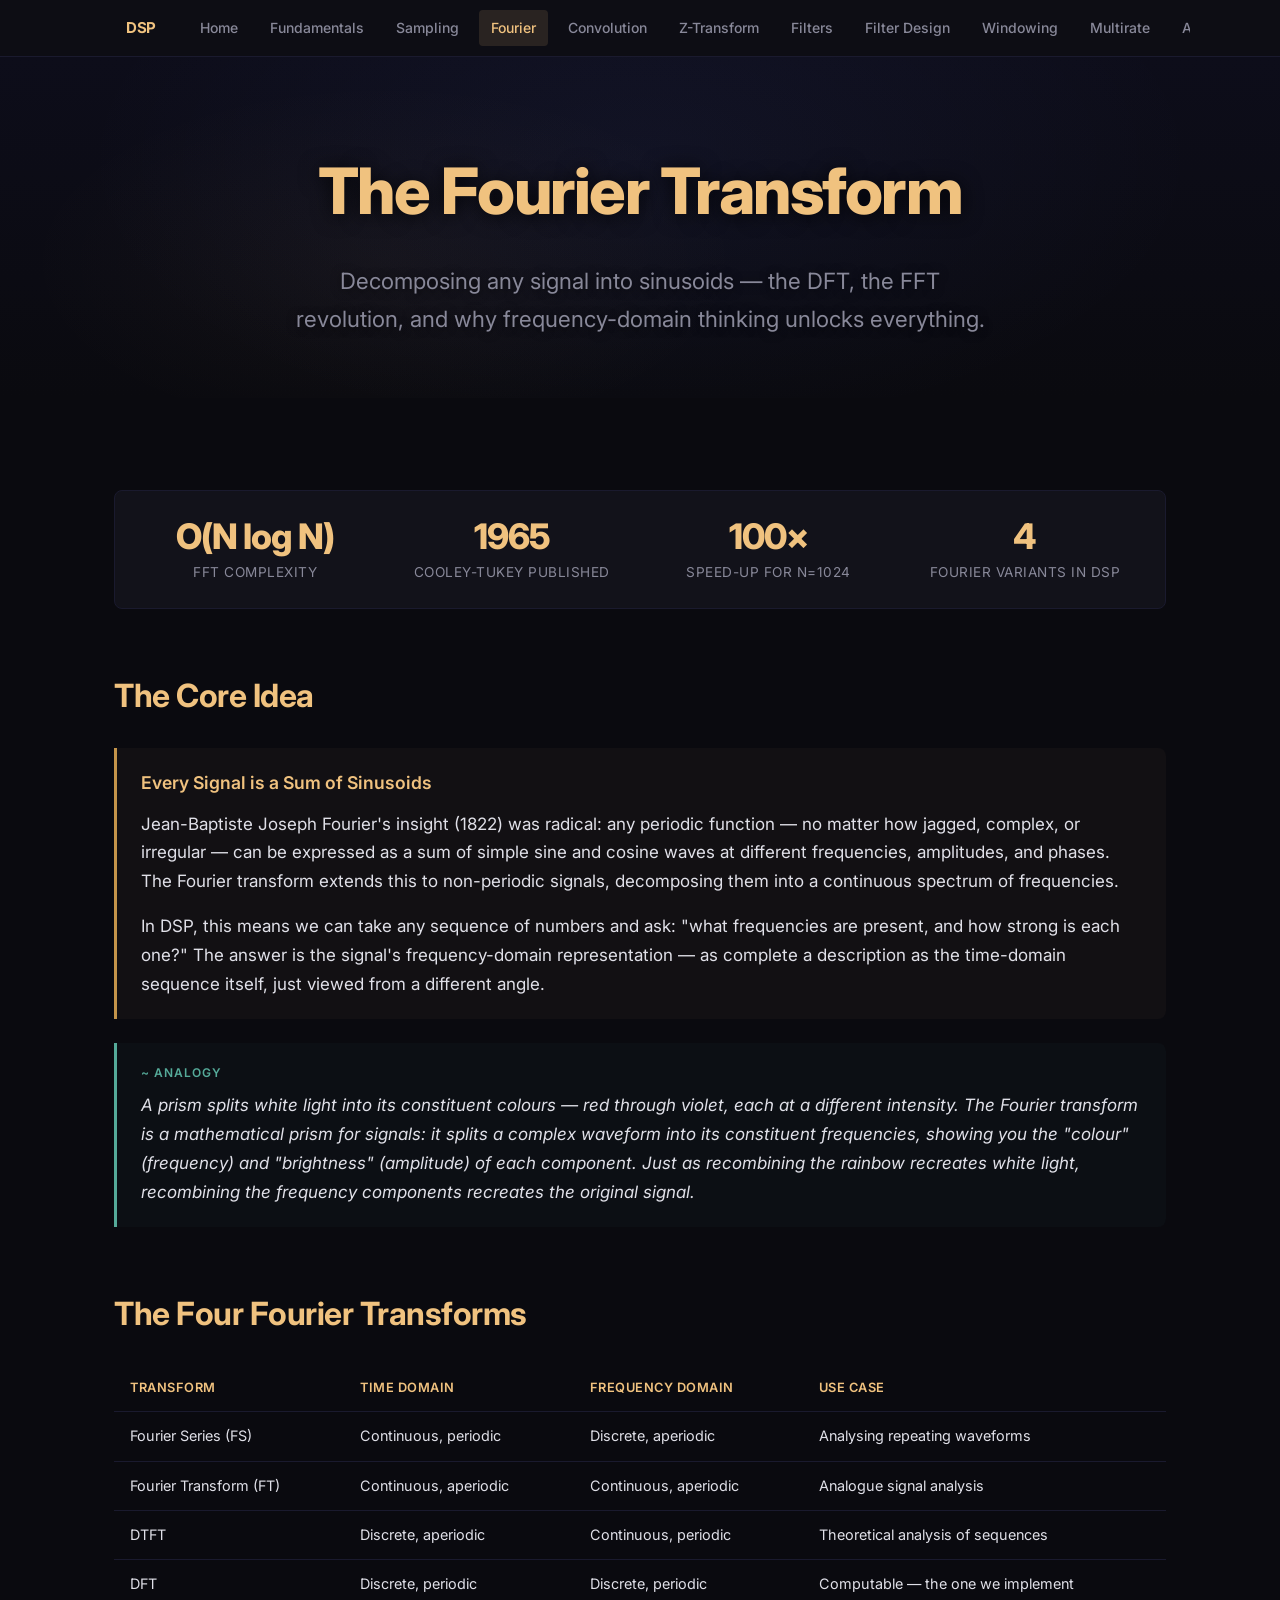
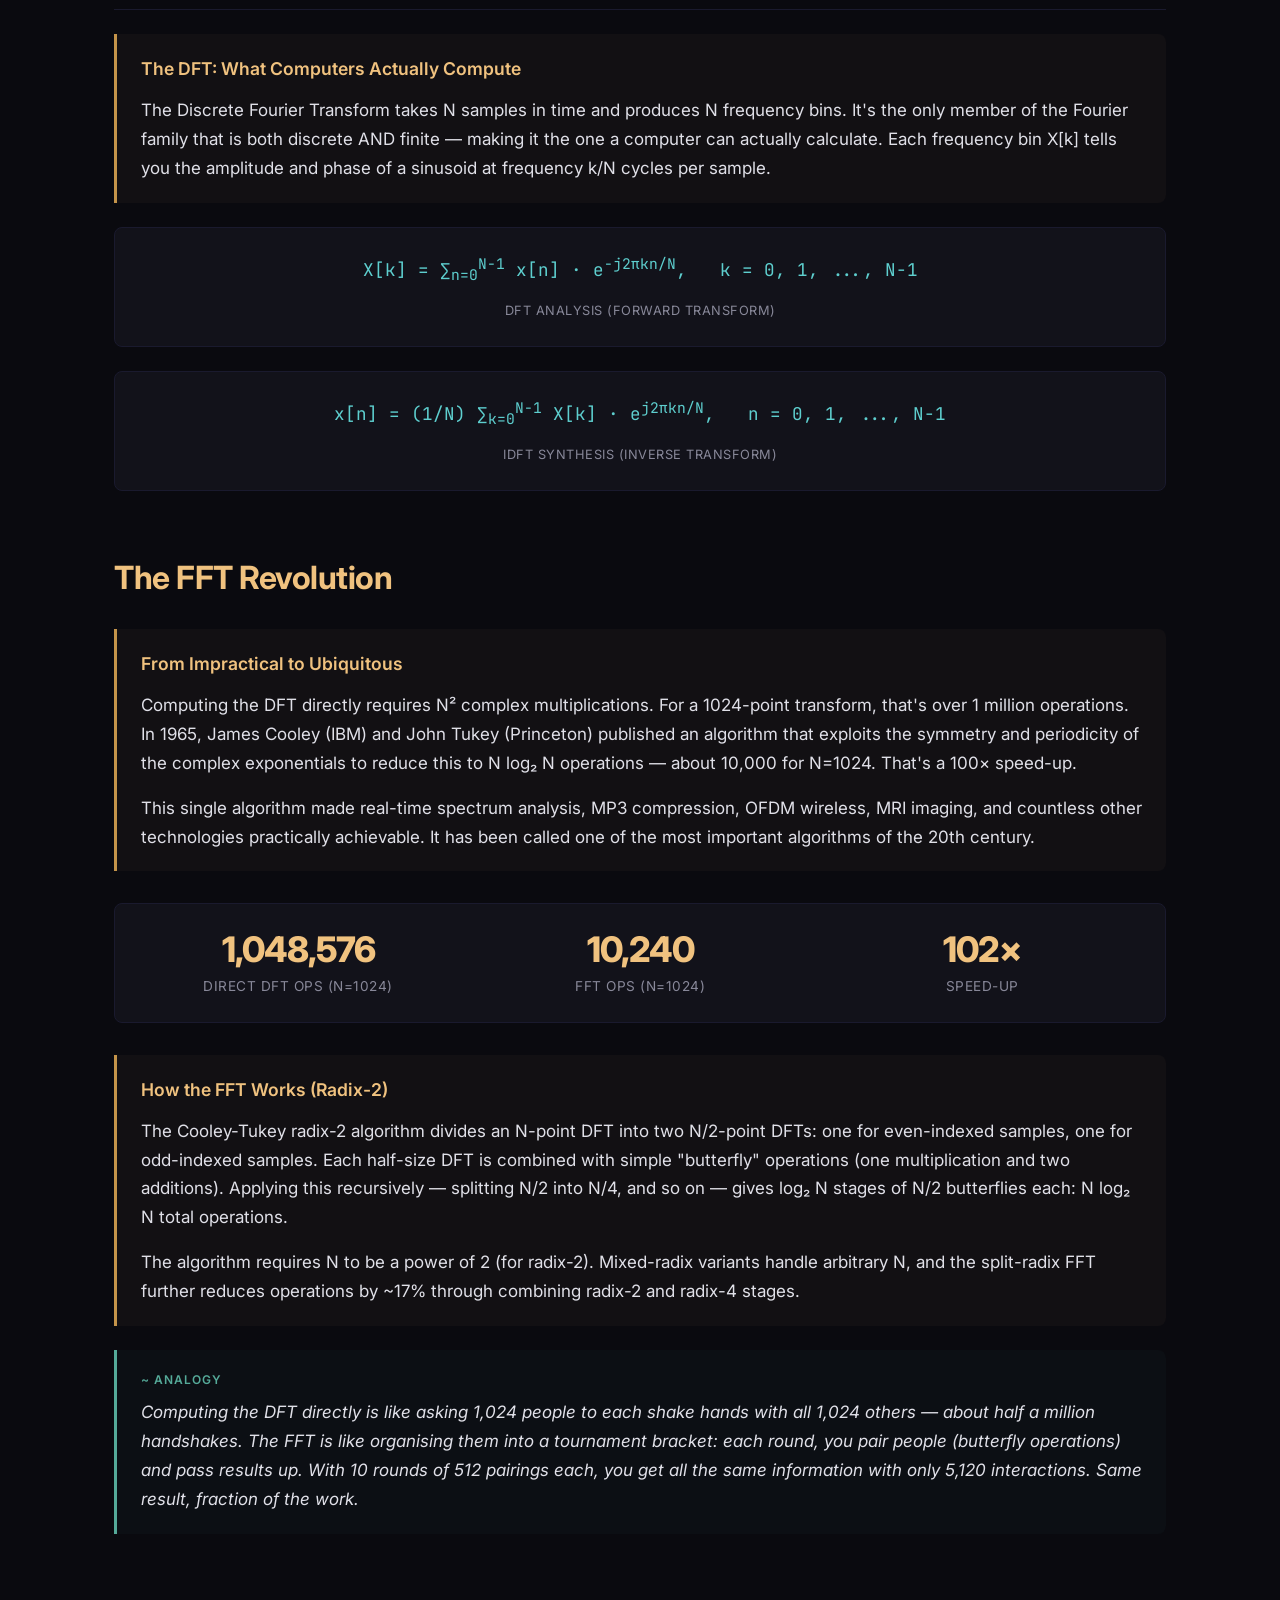
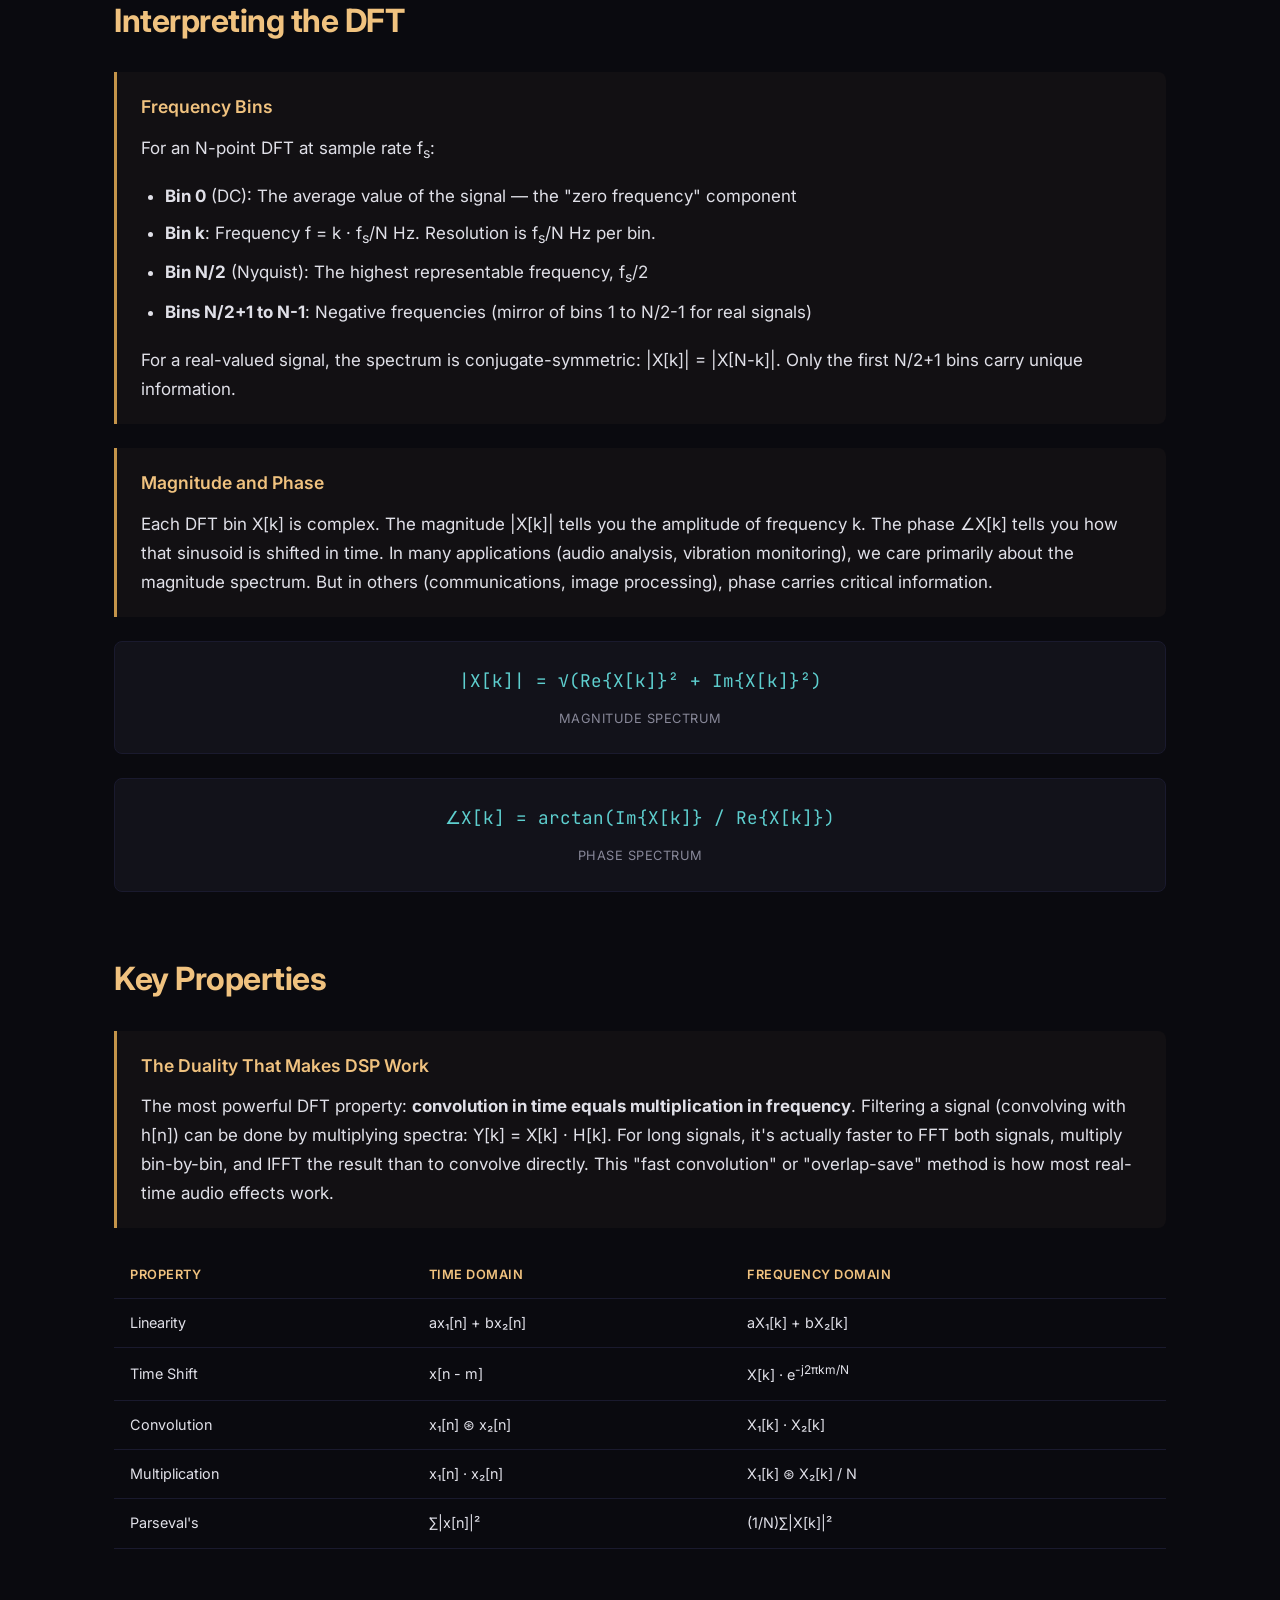
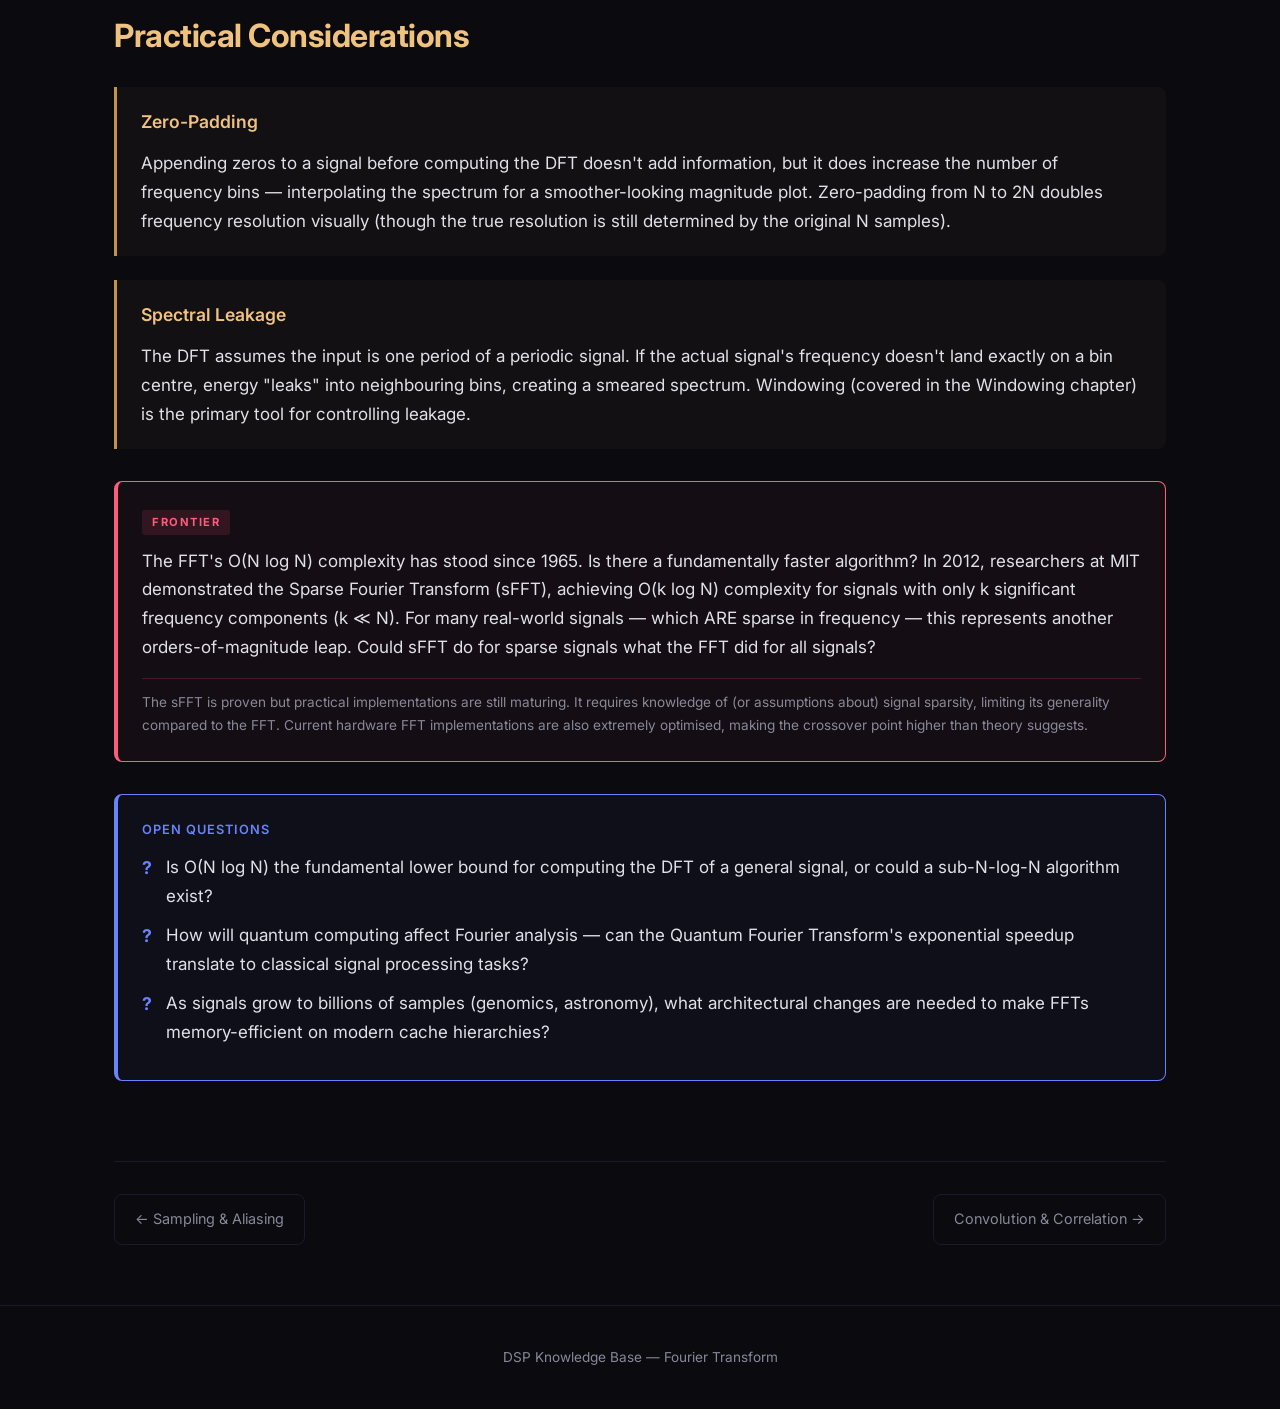
<file: fourier.html>
<!DOCTYPE html>
<html lang="en">
<head>
    <meta charset="UTF-8">
    <meta name="viewport" content="width=device-width, initial-scale=1.0">
    <title>Fourier Transform — DSP Knowledge Base</title>
    <link rel="stylesheet" href="styles.css">
    <link href="https://fonts.googleapis.com/css2?family=Inter:wght@400;500;600;700;800&family=JetBrains+Mono:wght@400;500&display=swap" rel="stylesheet">
</head>
<body>
    <nav>
        <div class="nav-inner">
            <a href="index.html" class="nav-brand">DSP</a>
            <a href="index.html">Home</a>
            <a href="fundamentals.html">Fundamentals</a>
            <a href="sampling.html">Sampling</a>
            <a href="fourier.html" class="active">Fourier</a>
            <a href="convolution.html">Convolution</a>
            <a href="z-transform.html">Z-Transform</a>
            <a href="filters.html">Filters</a>
            <a href="filter-design.html">Filter Design</a>
            <a href="windowing.html">Windowing</a>
            <a href="multirate.html">Multirate</a>
            <a href="applications.html">Applications</a>
            <a href="animations.html">Interactive</a>
        </div>
    </nav>

    <div class="hero hero-page">
        <h1>The Fourier Transform</h1>
        <p class="subtitle">Decomposing any signal into sinusoids — the DFT, the FFT revolution, and why frequency-domain thinking unlocks everything.</p>
    </div>

    <div class="content">
        <div class="stat-strip">
            <div class="stat">
                <div class="stat-number">O(N log N)</div>
                <div class="stat-label">FFT Complexity</div>
            </div>
            <div class="stat">
                <div class="stat-number">1965</div>
                <div class="stat-label">Cooley-Tukey Published</div>
            </div>
            <div class="stat">
                <div class="stat-number">100&times;</div>
                <div class="stat-label">Speed-up for N=1024</div>
            </div>
            <div class="stat">
                <div class="stat-number">4</div>
                <div class="stat-label">Fourier Variants in DSP</div>
            </div>
        </div>

        <h2>The Core Idea</h2>

        <div class="explanation">
            <h4>Every Signal is a Sum of Sinusoids</h4>
            <p>Jean-Baptiste Joseph Fourier's insight (1822) was radical: any periodic function — no matter how jagged, complex, or irregular — can be expressed as a sum of simple sine and cosine waves at different frequencies, amplitudes, and phases. The Fourier transform extends this to non-periodic signals, decomposing them into a continuous spectrum of frequencies.</p>
            <p>In DSP, this means we can take any sequence of numbers and ask: "what frequencies are present, and how strong is each one?" The answer is the signal's frequency-domain representation — as complete a description as the time-domain sequence itself, just viewed from a different angle.</p>
        </div>

        <div class="analogy">
            <p>A prism splits white light into its constituent colours — red through violet, each at a different intensity. The Fourier transform is a mathematical prism for signals: it splits a complex waveform into its constituent frequencies, showing you the "colour" (frequency) and "brightness" (amplitude) of each component. Just as recombining the rainbow recreates white light, recombining the frequency components recreates the original signal.</p>
        </div>

        <h2>The Four Fourier Transforms</h2>

        <table>
            <thead>
                <tr>
                    <th>Transform</th>
                    <th>Time Domain</th>
                    <th>Frequency Domain</th>
                    <th>Use Case</th>
                </tr>
            </thead>
            <tbody>
                <tr>
                    <td>Fourier Series (FS)</td>
                    <td>Continuous, periodic</td>
                    <td>Discrete, aperiodic</td>
                    <td>Analysing repeating waveforms</td>
                </tr>
                <tr>
                    <td>Fourier Transform (FT)</td>
                    <td>Continuous, aperiodic</td>
                    <td>Continuous, aperiodic</td>
                    <td>Analogue signal analysis</td>
                </tr>
                <tr>
                    <td>DTFT</td>
                    <td>Discrete, aperiodic</td>
                    <td>Continuous, periodic</td>
                    <td>Theoretical analysis of sequences</td>
                </tr>
                <tr>
                    <td>DFT</td>
                    <td>Discrete, periodic</td>
                    <td>Discrete, periodic</td>
                    <td>Computable — the one we implement</td>
                </tr>
            </tbody>
        </table>

        <div class="explanation">
            <h4>The DFT: What Computers Actually Compute</h4>
            <p>The Discrete Fourier Transform takes N samples in time and produces N frequency bins. It's the only member of the Fourier family that is both discrete AND finite — making it the one a computer can actually calculate. Each frequency bin X[k] tells you the amplitude and phase of a sinusoid at frequency k/N cycles per sample.</p>
        </div>

        <div class="formula">
            X[k] = &sum;<sub>n=0</sub><sup>N-1</sup> x[n] &middot; e<sup>-j2&pi;kn/N</sup>, &nbsp; k = 0, 1, ..., N-1
            <span class="label">DFT Analysis (forward transform)</span>
        </div>

        <div class="formula">
            x[n] = (1/N) &sum;<sub>k=0</sub><sup>N-1</sup> X[k] &middot; e<sup>j2&pi;kn/N</sup>, &nbsp; n = 0, 1, ..., N-1
            <span class="label">IDFT Synthesis (inverse transform)</span>
        </div>

        <h2>The FFT Revolution</h2>

        <div class="explanation">
            <h4>From Impractical to Ubiquitous</h4>
            <p>Computing the DFT directly requires N&sup2; complex multiplications. For a 1024-point transform, that's over 1 million operations. In 1965, James Cooley (IBM) and John Tukey (Princeton) published an algorithm that exploits the symmetry and periodicity of the complex exponentials to reduce this to N log&#8322; N operations — about 10,000 for N=1024. That's a 100&times; speed-up.</p>
            <p>This single algorithm made real-time spectrum analysis, MP3 compression, OFDM wireless, MRI imaging, and countless other technologies practically achievable. It has been called one of the most important algorithms of the 20th century.</p>
        </div>

        <div class="stat-strip">
            <div class="stat">
                <div class="stat-number">1,048,576</div>
                <div class="stat-label">Direct DFT ops (N=1024)</div>
            </div>
            <div class="stat">
                <div class="stat-number">10,240</div>
                <div class="stat-label">FFT ops (N=1024)</div>
            </div>
            <div class="stat">
                <div class="stat-number">102&times;</div>
                <div class="stat-label">Speed-up</div>
            </div>
        </div>

        <div class="explanation">
            <h4>How the FFT Works (Radix-2)</h4>
            <p>The Cooley-Tukey radix-2 algorithm divides an N-point DFT into two N/2-point DFTs: one for even-indexed samples, one for odd-indexed samples. Each half-size DFT is combined with simple "butterfly" operations (one multiplication and two additions). Applying this recursively — splitting N/2 into N/4, and so on — gives log&#8322; N stages of N/2 butterflies each: N log&#8322; N total operations.</p>
            <p>The algorithm requires N to be a power of 2 (for radix-2). Mixed-radix variants handle arbitrary N, and the split-radix FFT further reduces operations by ~17% through combining radix-2 and radix-4 stages.</p>
        </div>

        <div class="analogy">
            <p>Computing the DFT directly is like asking 1,024 people to each shake hands with all 1,024 others — about half a million handshakes. The FFT is like organising them into a tournament bracket: each round, you pair people (butterfly operations) and pass results up. With 10 rounds of 512 pairings each, you get all the same information with only 5,120 interactions. Same result, fraction of the work.</p>
        </div>

        <h2>Interpreting the DFT</h2>

        <div class="explanation">
            <h4>Frequency Bins</h4>
            <p>For an N-point DFT at sample rate f<sub>s</sub>:</p>
            <ul>
                <li><strong>Bin 0</strong> (DC): The average value of the signal — the "zero frequency" component</li>
                <li><strong>Bin k</strong>: Frequency f = k &middot; f<sub>s</sub>/N Hz. Resolution is f<sub>s</sub>/N Hz per bin.</li>
                <li><strong>Bin N/2</strong> (Nyquist): The highest representable frequency, f<sub>s</sub>/2</li>
                <li><strong>Bins N/2+1 to N-1</strong>: Negative frequencies (mirror of bins 1 to N/2-1 for real signals)</li>
            </ul>
            <p>For a real-valued signal, the spectrum is conjugate-symmetric: |X[k]| = |X[N-k]|. Only the first N/2+1 bins carry unique information.</p>
        </div>

        <div class="explanation">
            <h4>Magnitude and Phase</h4>
            <p>Each DFT bin X[k] is complex. The magnitude |X[k]| tells you the amplitude of frequency k. The phase &angle;X[k] tells you how that sinusoid is shifted in time. In many applications (audio analysis, vibration monitoring), we care primarily about the magnitude spectrum. But in others (communications, image processing), phase carries critical information.</p>
        </div>

        <div class="formula">
            |X[k]| = &radic;(Re{X[k]}&sup2; + Im{X[k]}&sup2;)
            <span class="label">Magnitude spectrum</span>
        </div>

        <div class="formula">
            &angle;X[k] = arctan(Im{X[k]} / Re{X[k]})
            <span class="label">Phase spectrum</span>
        </div>

        <h2>Key Properties</h2>

        <div class="explanation">
            <h4>The Duality That Makes DSP Work</h4>
            <p>The most powerful DFT property: <strong>convolution in time equals multiplication in frequency</strong>. Filtering a signal (convolving with h[n]) can be done by multiplying spectra: Y[k] = X[k] &middot; H[k]. For long signals, it's actually faster to FFT both signals, multiply bin-by-bin, and IFFT the result than to convolve directly. This "fast convolution" or "overlap-save" method is how most real-time audio effects work.</p>
        </div>

        <table>
            <thead>
                <tr>
                    <th>Property</th>
                    <th>Time Domain</th>
                    <th>Frequency Domain</th>
                </tr>
            </thead>
            <tbody>
                <tr>
                    <td>Linearity</td>
                    <td>ax₁[n] + bx₂[n]</td>
                    <td>aX₁[k] + bX₂[k]</td>
                </tr>
                <tr>
                    <td>Time Shift</td>
                    <td>x[n - m]</td>
                    <td>X[k] &middot; e<sup>-j2&pi;km/N</sup></td>
                </tr>
                <tr>
                    <td>Convolution</td>
                    <td>x₁[n] ⊛ x₂[n]</td>
                    <td>X₁[k] &middot; X₂[k]</td>
                </tr>
                <tr>
                    <td>Multiplication</td>
                    <td>x₁[n] &middot; x₂[n]</td>
                    <td>X₁[k] ⊛ X₂[k] / N</td>
                </tr>
                <tr>
                    <td>Parseval's</td>
                    <td>&sum;|x[n]|&sup2;</td>
                    <td>(1/N)&sum;|X[k]|&sup2;</td>
                </tr>
            </tbody>
        </table>

        <h2>Practical Considerations</h2>

        <div class="explanation">
            <h4>Zero-Padding</h4>
            <p>Appending zeros to a signal before computing the DFT doesn't add information, but it does increase the number of frequency bins — interpolating the spectrum for a smoother-looking magnitude plot. Zero-padding from N to 2N doubles frequency resolution visually (though the true resolution is still determined by the original N samples).</p>
        </div>

        <div class="explanation">
            <h4>Spectral Leakage</h4>
            <p>The DFT assumes the input is one period of a periodic signal. If the actual signal's frequency doesn't land exactly on a bin centre, energy "leaks" into neighbouring bins, creating a smeared spectrum. Windowing (covered in the Windowing chapter) is the primary tool for controlling leakage.</p>
        </div>

        <div class="speculation-box">
            <p>The FFT's O(N log N) complexity has stood since 1965. Is there a fundamentally faster algorithm? In 2012, researchers at MIT demonstrated the Sparse Fourier Transform (sFFT), achieving O(k log N) complexity for signals with only k significant frequency components (k ≪ N). For many real-world signals — which ARE sparse in frequency — this represents another orders-of-magnitude leap. Could sFFT do for sparse signals what the FFT did for all signals?</p>
            <p class="caveat">The sFFT is proven but practical implementations are still maturing. It requires knowledge of (or assumptions about) signal sparsity, limiting its generality compared to the FFT. Current hardware FFT implementations are also extremely optimised, making the crossover point higher than theory suggests.</p>
        </div>

        <div class="question-box">
            <ul>
                <li>Is O(N log N) the fundamental lower bound for computing the DFT of a general signal, or could a sub-N-log-N algorithm exist?</li>
                <li>How will quantum computing affect Fourier analysis — can the Quantum Fourier Transform's exponential speedup translate to classical signal processing tasks?</li>
                <li>As signals grow to billions of samples (genomics, astronomy), what architectural changes are needed to make FFTs memory-efficient on modern cache hierarchies?</li>
            </ul>
        </div>

        <div class="page-nav">
            <a href="sampling.html">&larr; Sampling & Aliasing</a>
            <a href="convolution.html" class="next">Convolution & Correlation &rarr;</a>
        </div>
    </div>

    <footer>
        <p>DSP Knowledge Base — Fourier Transform</p>
    </footer>
</body>
</html>
</file>
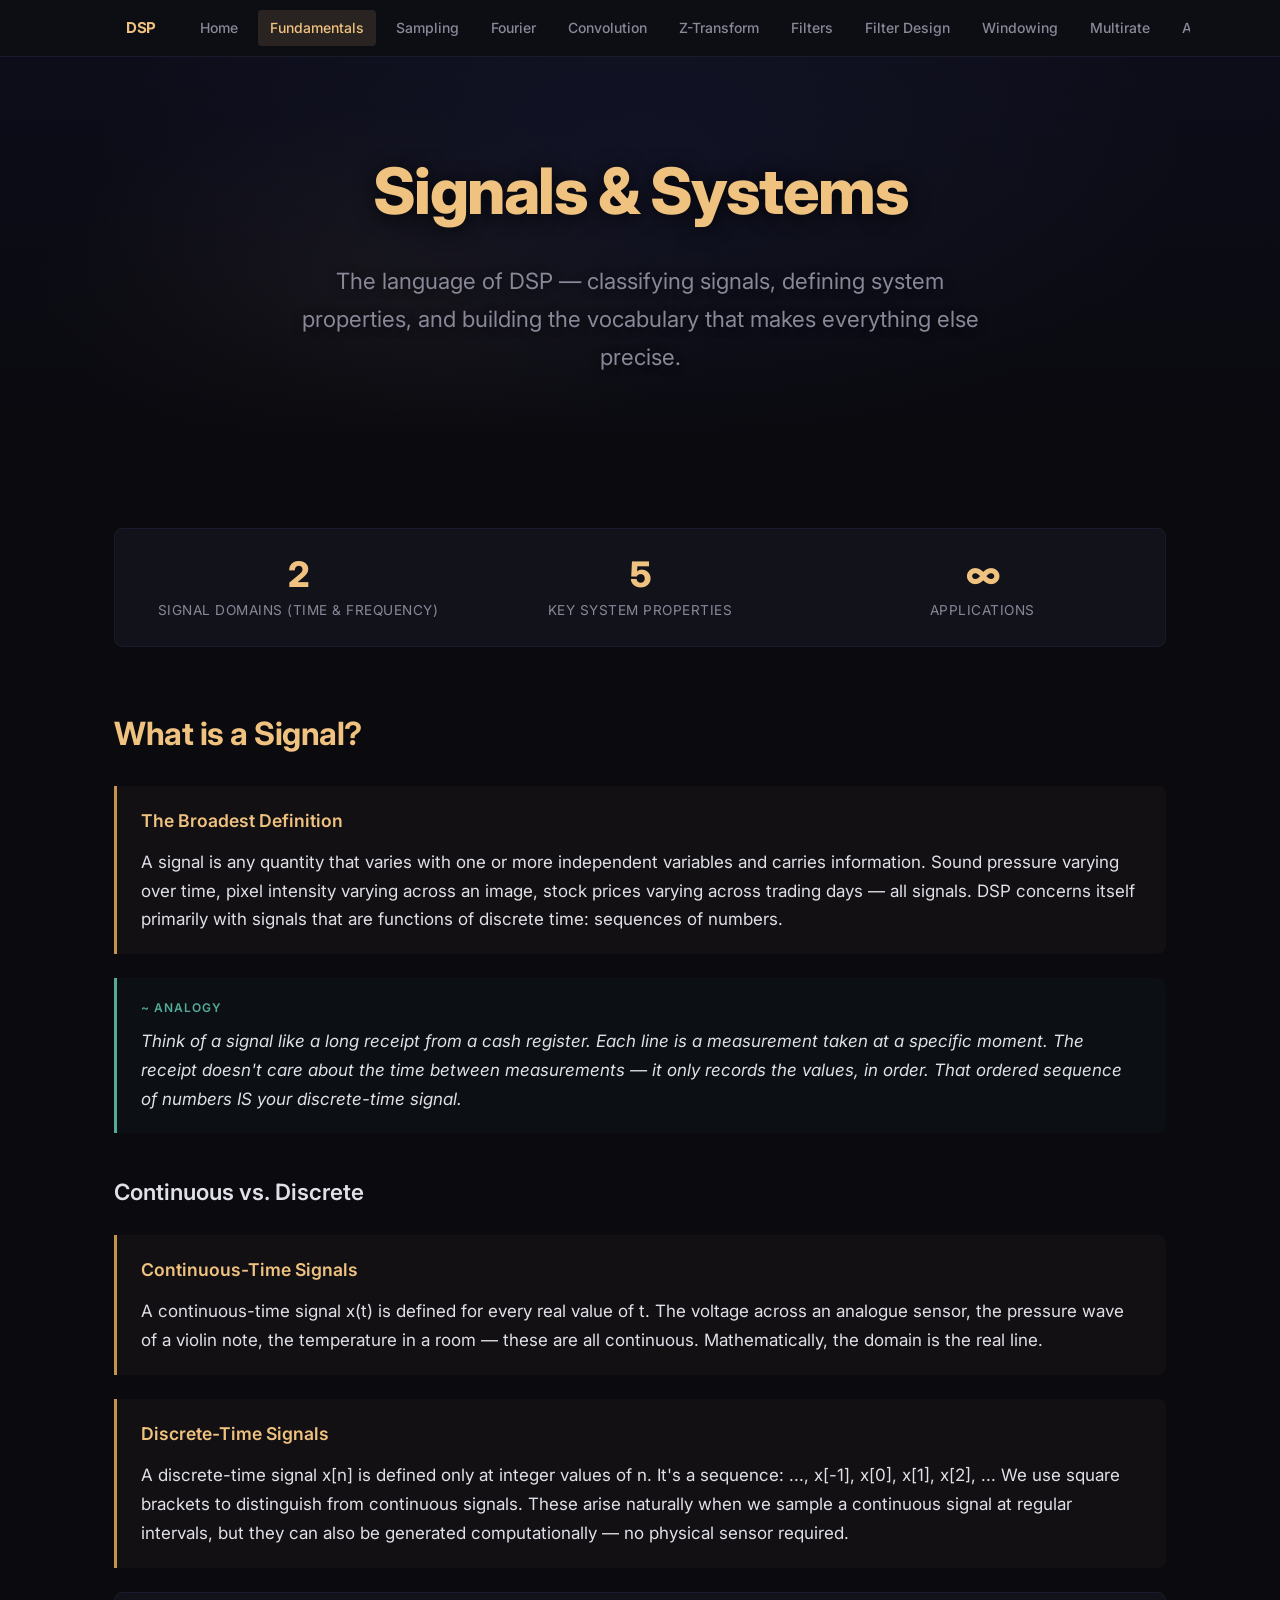
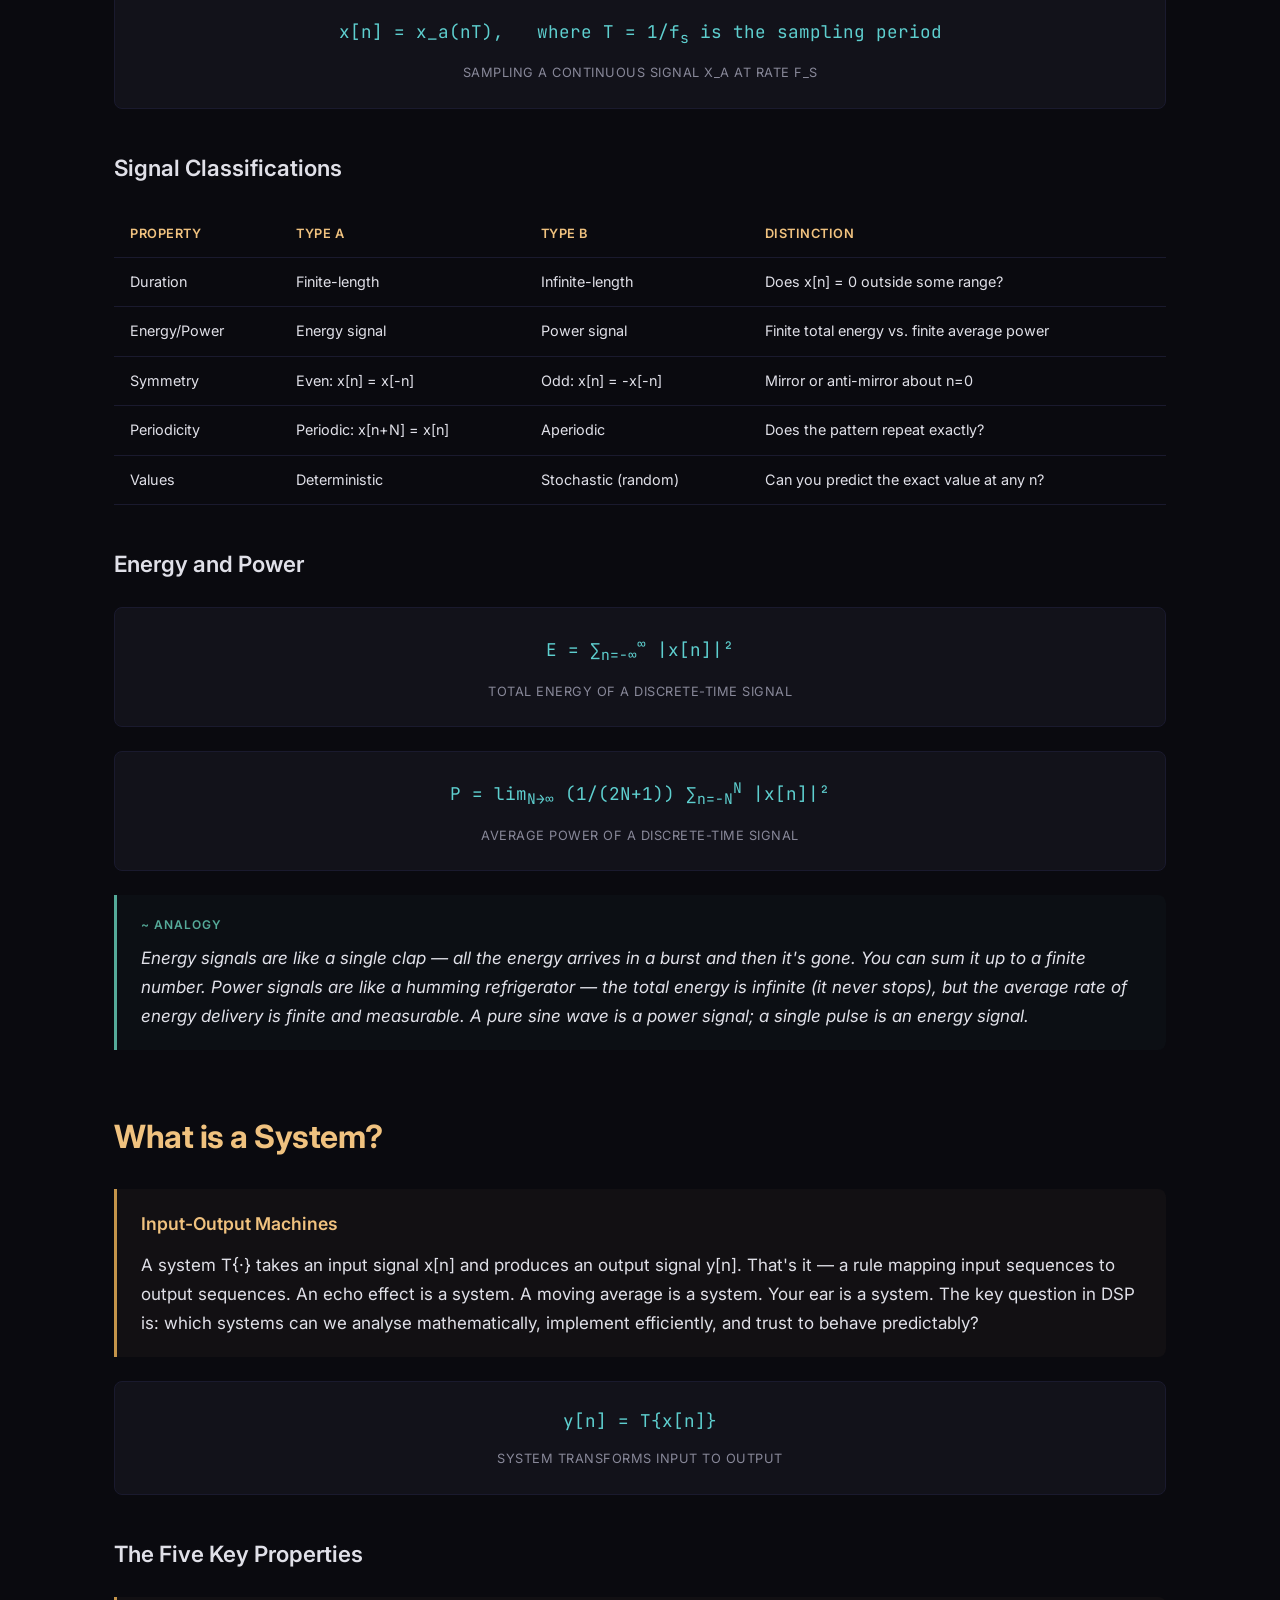
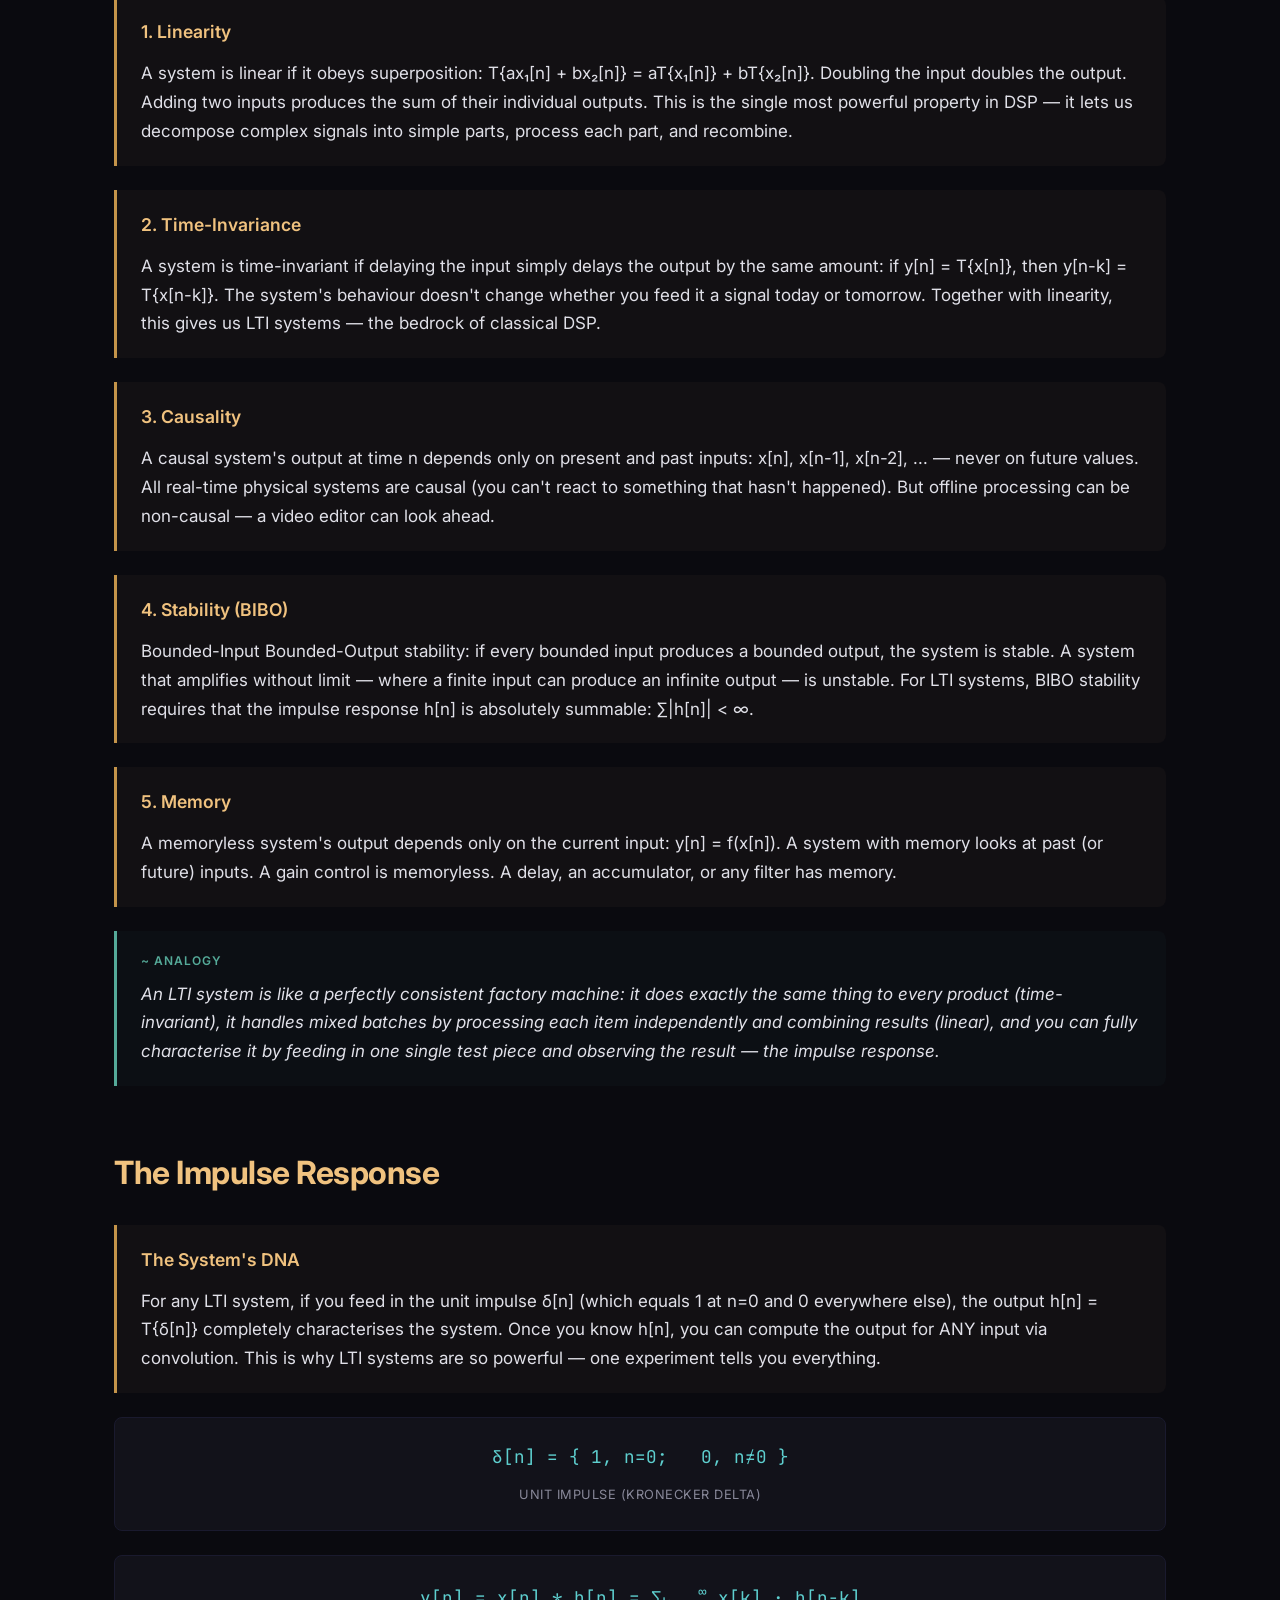
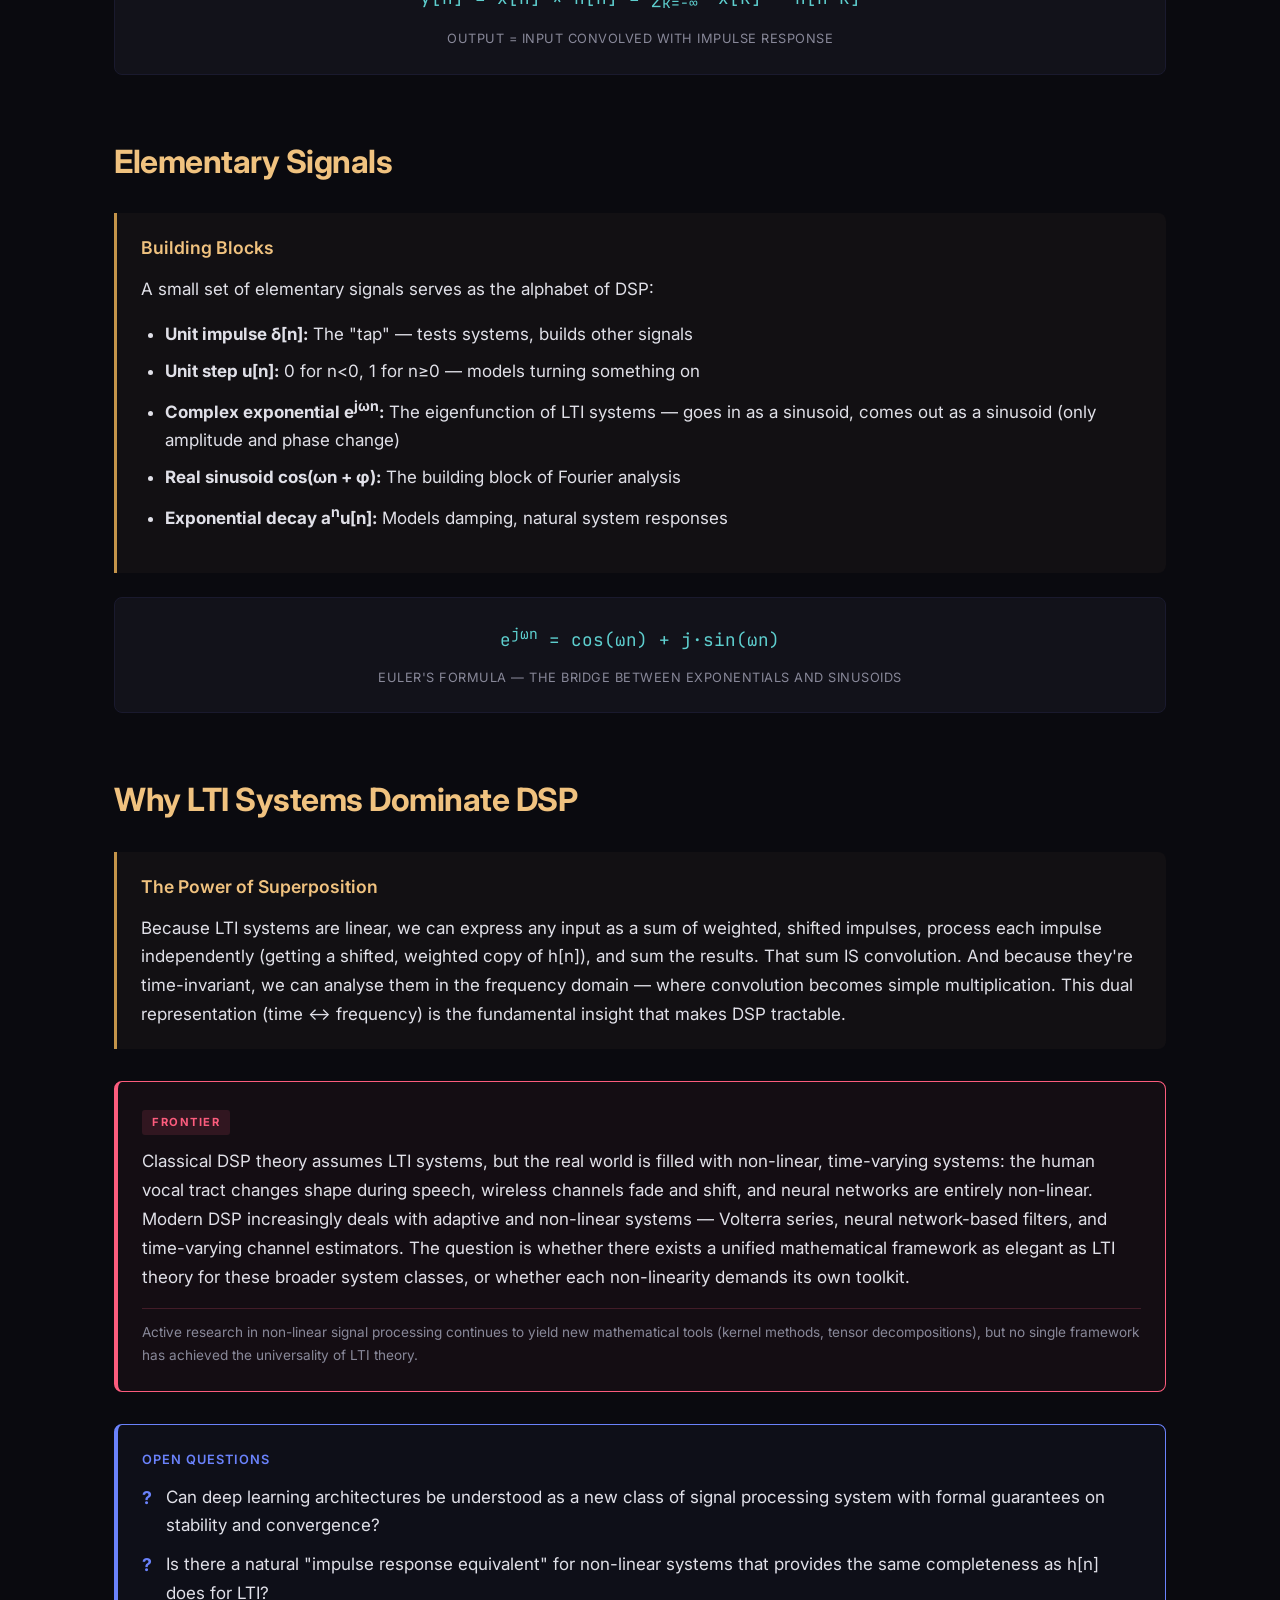
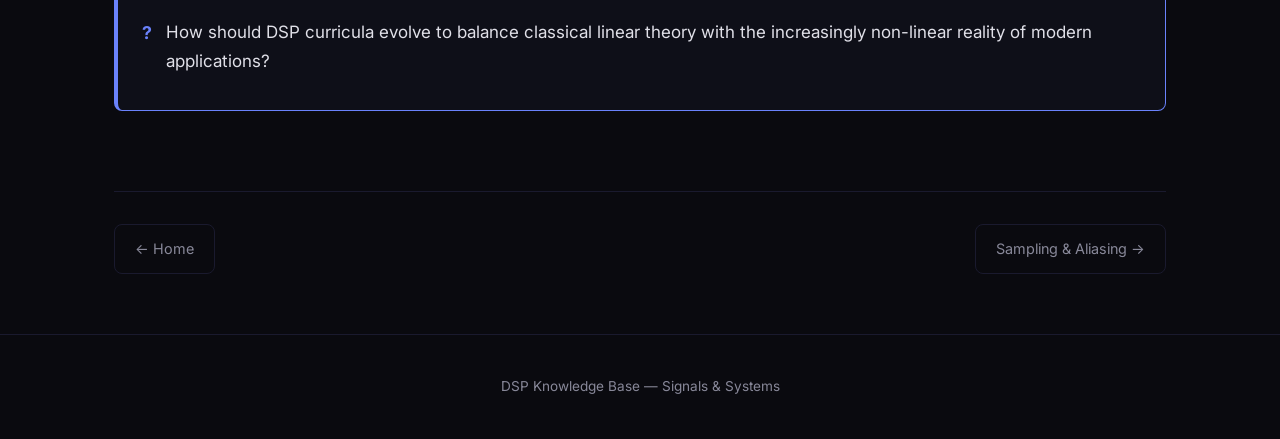
<file: fundamentals.html>
<!DOCTYPE html>
<html lang="en">
<head>
    <meta charset="UTF-8">
    <meta name="viewport" content="width=device-width, initial-scale=1.0">
    <title>Signals & Systems — DSP Knowledge Base</title>
    <link rel="stylesheet" href="styles.css">
    <link href="https://fonts.googleapis.com/css2?family=Inter:wght@400;500;600;700;800&family=JetBrains+Mono:wght@400;500&display=swap" rel="stylesheet">
</head>
<body>
    <nav>
        <div class="nav-inner">
            <a href="index.html" class="nav-brand">DSP</a>
            <a href="index.html">Home</a>
            <a href="fundamentals.html" class="active">Fundamentals</a>
            <a href="sampling.html">Sampling</a>
            <a href="fourier.html">Fourier</a>
            <a href="convolution.html">Convolution</a>
            <a href="z-transform.html">Z-Transform</a>
            <a href="filters.html">Filters</a>
            <a href="filter-design.html">Filter Design</a>
            <a href="windowing.html">Windowing</a>
            <a href="multirate.html">Multirate</a>
            <a href="applications.html">Applications</a>
            <a href="animations.html">Interactive</a>
        </div>
    </nav>

    <div class="hero hero-page">
        <h1>Signals & Systems</h1>
        <p class="subtitle">The language of DSP — classifying signals, defining system properties, and building the vocabulary that makes everything else precise.</p>
    </div>

    <div class="content">
        <div class="stat-strip">
            <div class="stat">
                <div class="stat-number">2</div>
                <div class="stat-label">Signal Domains (Time & Frequency)</div>
            </div>
            <div class="stat">
                <div class="stat-number">5</div>
                <div class="stat-label">Key System Properties</div>
            </div>
            <div class="stat">
                <div class="stat-number">&infin;</div>
                <div class="stat-label">Applications</div>
            </div>
        </div>

        <h2>What is a Signal?</h2>

        <div class="explanation">
            <h4>The Broadest Definition</h4>
            <p>A signal is any quantity that varies with one or more independent variables and carries information. Sound pressure varying over time, pixel intensity varying across an image, stock prices varying across trading days — all signals. DSP concerns itself primarily with signals that are functions of discrete time: sequences of numbers.</p>
        </div>

        <div class="analogy">
            <p>Think of a signal like a long receipt from a cash register. Each line is a measurement taken at a specific moment. The receipt doesn't care about the time between measurements — it only records the values, in order. That ordered sequence of numbers IS your discrete-time signal.</p>
        </div>

        <h3>Continuous vs. Discrete</h3>

        <div class="explanation">
            <h4>Continuous-Time Signals</h4>
            <p>A continuous-time signal x(t) is defined for every real value of t. The voltage across an analogue sensor, the pressure wave of a violin note, the temperature in a room — these are all continuous. Mathematically, the domain is the real line.</p>
        </div>

        <div class="explanation">
            <h4>Discrete-Time Signals</h4>
            <p>A discrete-time signal x[n] is defined only at integer values of n. It's a sequence: ..., x[-1], x[0], x[1], x[2], ... We use square brackets to distinguish from continuous signals. These arise naturally when we sample a continuous signal at regular intervals, but they can also be generated computationally — no physical sensor required.</p>
        </div>

        <div class="formula">
            x[n] = x_a(nT), &nbsp; where T = 1/f<sub>s</sub> is the sampling period
            <span class="label">Sampling a continuous signal x_a at rate f_s</span>
        </div>

        <h3>Signal Classifications</h3>

        <table>
            <thead>
                <tr>
                    <th>Property</th>
                    <th>Type A</th>
                    <th>Type B</th>
                    <th>Distinction</th>
                </tr>
            </thead>
            <tbody>
                <tr>
                    <td>Duration</td>
                    <td>Finite-length</td>
                    <td>Infinite-length</td>
                    <td>Does x[n] = 0 outside some range?</td>
                </tr>
                <tr>
                    <td>Energy/Power</td>
                    <td>Energy signal</td>
                    <td>Power signal</td>
                    <td>Finite total energy vs. finite average power</td>
                </tr>
                <tr>
                    <td>Symmetry</td>
                    <td>Even: x[n] = x[-n]</td>
                    <td>Odd: x[n] = -x[-n]</td>
                    <td>Mirror or anti-mirror about n=0</td>
                </tr>
                <tr>
                    <td>Periodicity</td>
                    <td>Periodic: x[n+N] = x[n]</td>
                    <td>Aperiodic</td>
                    <td>Does the pattern repeat exactly?</td>
                </tr>
                <tr>
                    <td>Values</td>
                    <td>Deterministic</td>
                    <td>Stochastic (random)</td>
                    <td>Can you predict the exact value at any n?</td>
                </tr>
            </tbody>
        </table>

        <h3>Energy and Power</h3>

        <div class="formula">
            E = &sum;<sub>n=-&infin;</sub><sup>&infin;</sup> |x[n]|&sup2;
            <span class="label">Total energy of a discrete-time signal</span>
        </div>

        <div class="formula">
            P = lim<sub>N&rarr;&infin;</sub> (1/(2N+1)) &sum;<sub>n=-N</sub><sup>N</sup> |x[n]|&sup2;
            <span class="label">Average power of a discrete-time signal</span>
        </div>

        <div class="analogy">
            <p>Energy signals are like a single clap — all the energy arrives in a burst and then it's gone. You can sum it up to a finite number. Power signals are like a humming refrigerator — the total energy is infinite (it never stops), but the average rate of energy delivery is finite and measurable. A pure sine wave is a power signal; a single pulse is an energy signal.</p>
        </div>

        <h2>What is a System?</h2>

        <div class="explanation">
            <h4>Input-Output Machines</h4>
            <p>A system T{·} takes an input signal x[n] and produces an output signal y[n]. That's it — a rule mapping input sequences to output sequences. An echo effect is a system. A moving average is a system. Your ear is a system. The key question in DSP is: which systems can we analyse mathematically, implement efficiently, and trust to behave predictably?</p>
        </div>

        <div class="formula">
            y[n] = T{x[n]}
            <span class="label">System transforms input to output</span>
        </div>

        <h3>The Five Key Properties</h3>

        <div class="explanation">
            <h4>1. Linearity</h4>
            <p>A system is linear if it obeys superposition: T{ax₁[n] + bx₂[n]} = aT{x₁[n]} + bT{x₂[n]}. Doubling the input doubles the output. Adding two inputs produces the sum of their individual outputs. This is the single most powerful property in DSP — it lets us decompose complex signals into simple parts, process each part, and recombine.</p>
        </div>

        <div class="explanation">
            <h4>2. Time-Invariance</h4>
            <p>A system is time-invariant if delaying the input simply delays the output by the same amount: if y[n] = T{x[n]}, then y[n-k] = T{x[n-k]}. The system's behaviour doesn't change whether you feed it a signal today or tomorrow. Together with linearity, this gives us LTI systems — the bedrock of classical DSP.</p>
        </div>

        <div class="explanation">
            <h4>3. Causality</h4>
            <p>A causal system's output at time n depends only on present and past inputs: x[n], x[n-1], x[n-2], ... — never on future values. All real-time physical systems are causal (you can't react to something that hasn't happened). But offline processing can be non-causal — a video editor can look ahead.</p>
        </div>

        <div class="explanation">
            <h4>4. Stability (BIBO)</h4>
            <p>Bounded-Input Bounded-Output stability: if every bounded input produces a bounded output, the system is stable. A system that amplifies without limit — where a finite input can produce an infinite output — is unstable. For LTI systems, BIBO stability requires that the impulse response h[n] is absolutely summable: &sum;|h[n]| < &infin;.</p>
        </div>

        <div class="explanation">
            <h4>5. Memory</h4>
            <p>A memoryless system's output depends only on the current input: y[n] = f(x[n]). A system with memory looks at past (or future) inputs. A gain control is memoryless. A delay, an accumulator, or any filter has memory.</p>
        </div>

        <div class="analogy">
            <p>An LTI system is like a perfectly consistent factory machine: it does exactly the same thing to every product (time-invariant), it handles mixed batches by processing each item independently and combining results (linear), and you can fully characterise it by feeding in one single test piece and observing the result — the impulse response.</p>
        </div>

        <h2>The Impulse Response</h2>

        <div class="explanation">
            <h4>The System's DNA</h4>
            <p>For any LTI system, if you feed in the unit impulse &delta;[n] (which equals 1 at n=0 and 0 everywhere else), the output h[n] = T{&delta;[n]} completely characterises the system. Once you know h[n], you can compute the output for ANY input via convolution. This is why LTI systems are so powerful — one experiment tells you everything.</p>
        </div>

        <div class="formula">
            &delta;[n] = { 1, n=0; &nbsp; 0, n&ne;0 }
            <span class="label">Unit impulse (Kronecker delta)</span>
        </div>

        <div class="formula">
            y[n] = x[n] * h[n] = &sum;<sub>k=-&infin;</sub><sup>&infin;</sup> x[k] &middot; h[n-k]
            <span class="label">Output = Input convolved with impulse response</span>
        </div>

        <h2>Elementary Signals</h2>

        <div class="explanation">
            <h4>Building Blocks</h4>
            <p>A small set of elementary signals serves as the alphabet of DSP:</p>
            <ul>
                <li><strong>Unit impulse &delta;[n]:</strong> The "tap" — tests systems, builds other signals</li>
                <li><strong>Unit step u[n]:</strong> 0 for n<0, 1 for n&ge;0 — models turning something on</li>
                <li><strong>Complex exponential e<sup>j&omega;n</sup>:</strong> The eigenfunction of LTI systems — goes in as a sinusoid, comes out as a sinusoid (only amplitude and phase change)</li>
                <li><strong>Real sinusoid cos(&omega;n + &phi;):</strong> The building block of Fourier analysis</li>
                <li><strong>Exponential decay a<sup>n</sup>u[n]:</strong> Models damping, natural system responses</li>
            </ul>
        </div>

        <div class="formula">
            e<sup>j&omega;n</sup> = cos(&omega;n) + j&middot;sin(&omega;n)
            <span class="label">Euler's formula — the bridge between exponentials and sinusoids</span>
        </div>

        <h2>Why LTI Systems Dominate DSP</h2>

        <div class="explanation">
            <h4>The Power of Superposition</h4>
            <p>Because LTI systems are linear, we can express any input as a sum of weighted, shifted impulses, process each impulse independently (getting a shifted, weighted copy of h[n]), and sum the results. That sum IS convolution. And because they're time-invariant, we can analyse them in the frequency domain — where convolution becomes simple multiplication. This dual representation (time ↔ frequency) is the fundamental insight that makes DSP tractable.</p>
        </div>

        <div class="speculation-box">
            <p>Classical DSP theory assumes LTI systems, but the real world is filled with non-linear, time-varying systems: the human vocal tract changes shape during speech, wireless channels fade and shift, and neural networks are entirely non-linear. Modern DSP increasingly deals with adaptive and non-linear systems — Volterra series, neural network-based filters, and time-varying channel estimators. The question is whether there exists a unified mathematical framework as elegant as LTI theory for these broader system classes, or whether each non-linearity demands its own toolkit.</p>
            <p class="caveat">Active research in non-linear signal processing continues to yield new mathematical tools (kernel methods, tensor decompositions), but no single framework has achieved the universality of LTI theory.</p>
        </div>

        <div class="question-box">
            <ul>
                <li>Can deep learning architectures be understood as a new class of signal processing system with formal guarantees on stability and convergence?</li>
                <li>Is there a natural "impulse response equivalent" for non-linear systems that provides the same completeness as h[n] does for LTI?</li>
                <li>How should DSP curricula evolve to balance classical linear theory with the increasingly non-linear reality of modern applications?</li>
            </ul>
        </div>

        <div class="page-nav">
            <a href="index.html">&larr; Home</a>
            <a href="sampling.html" class="next">Sampling & Aliasing &rarr;</a>
        </div>
    </div>

    <footer>
        <p>DSP Knowledge Base — Signals & Systems</p>
    </footer>
</body>
</html>
</file>
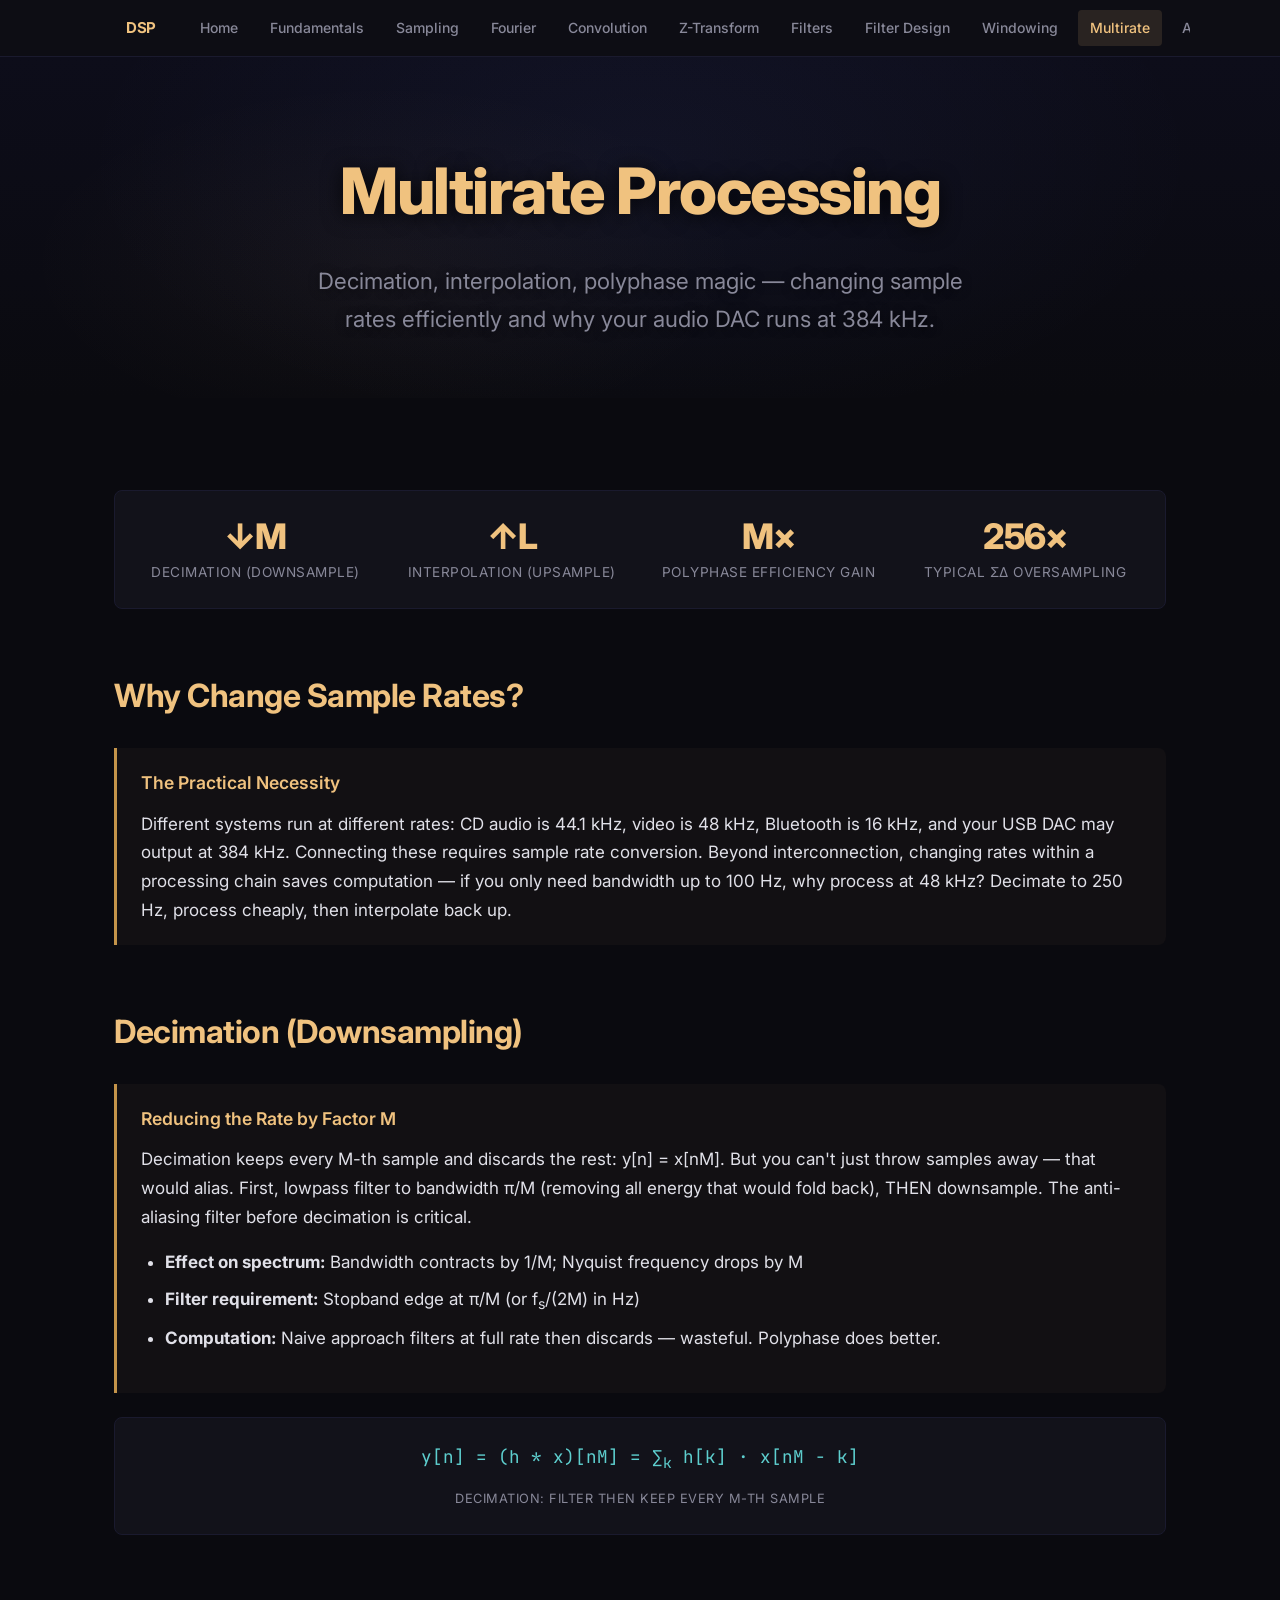
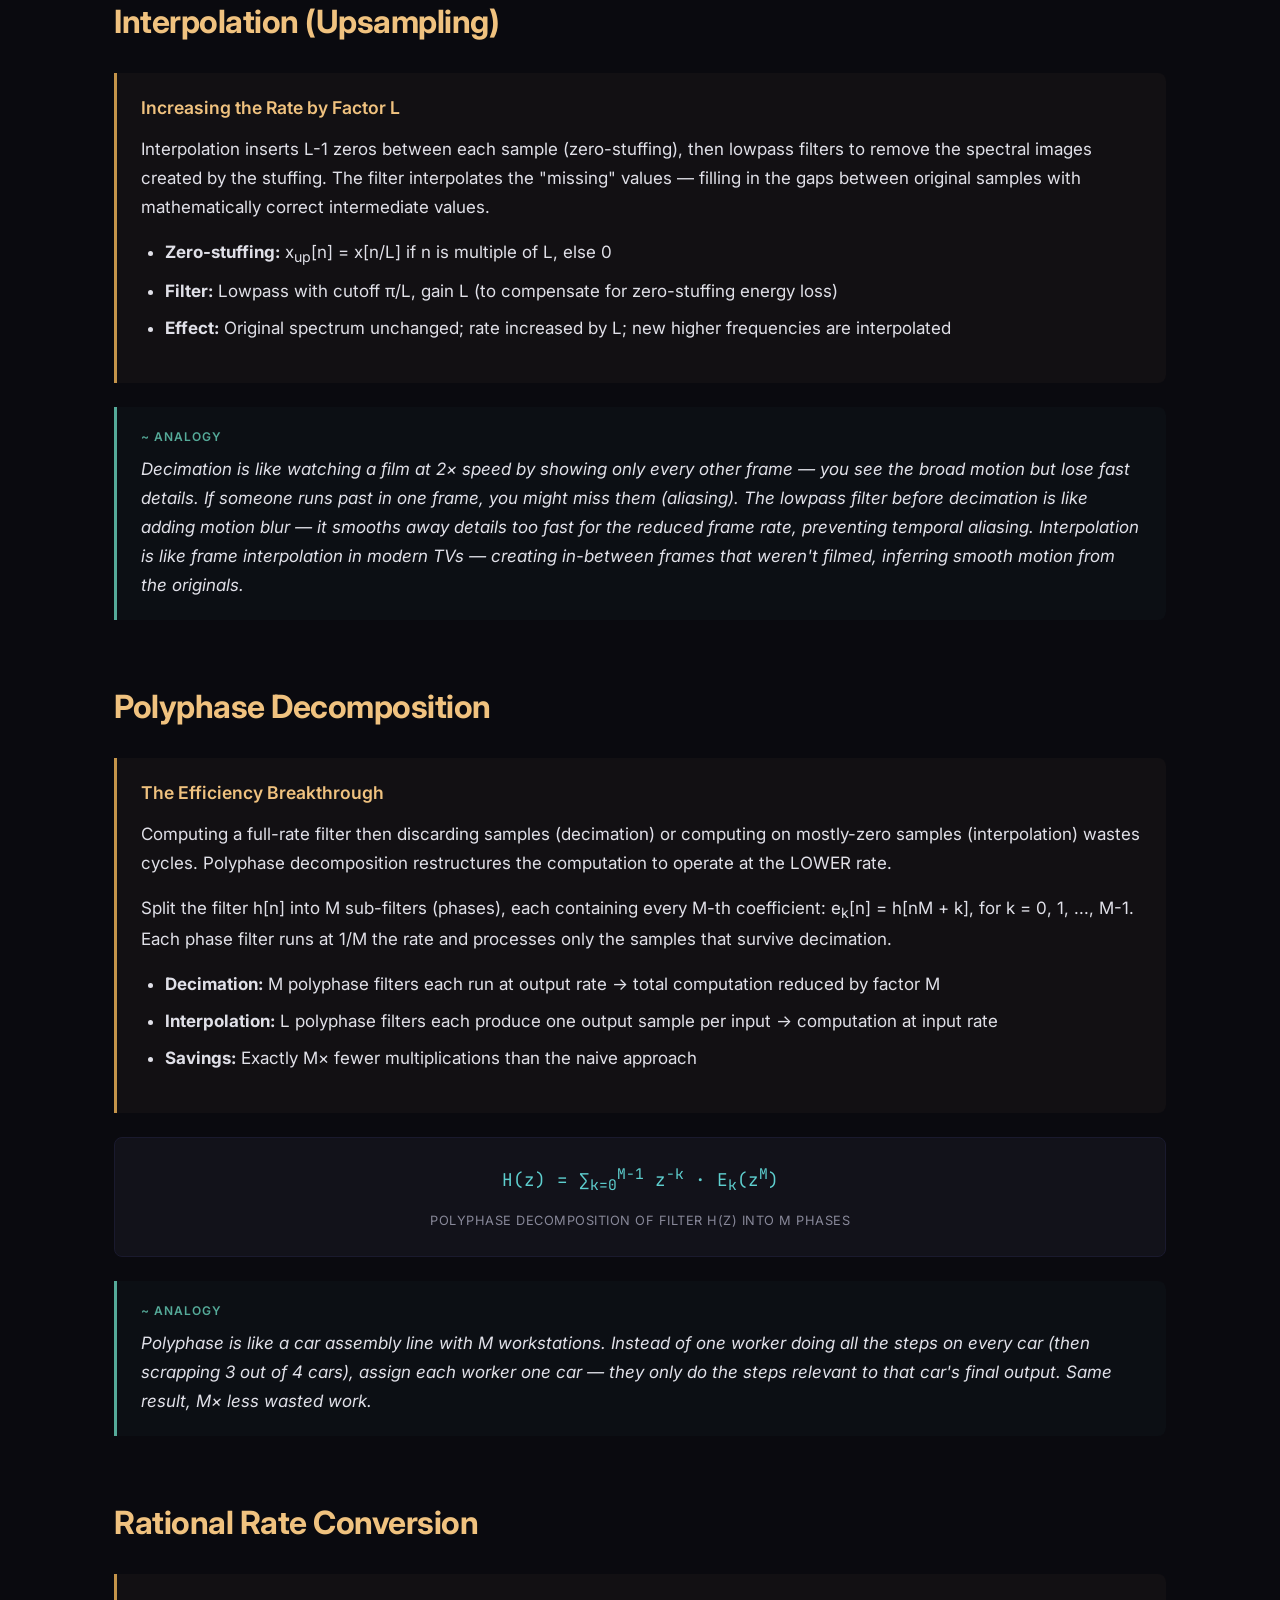
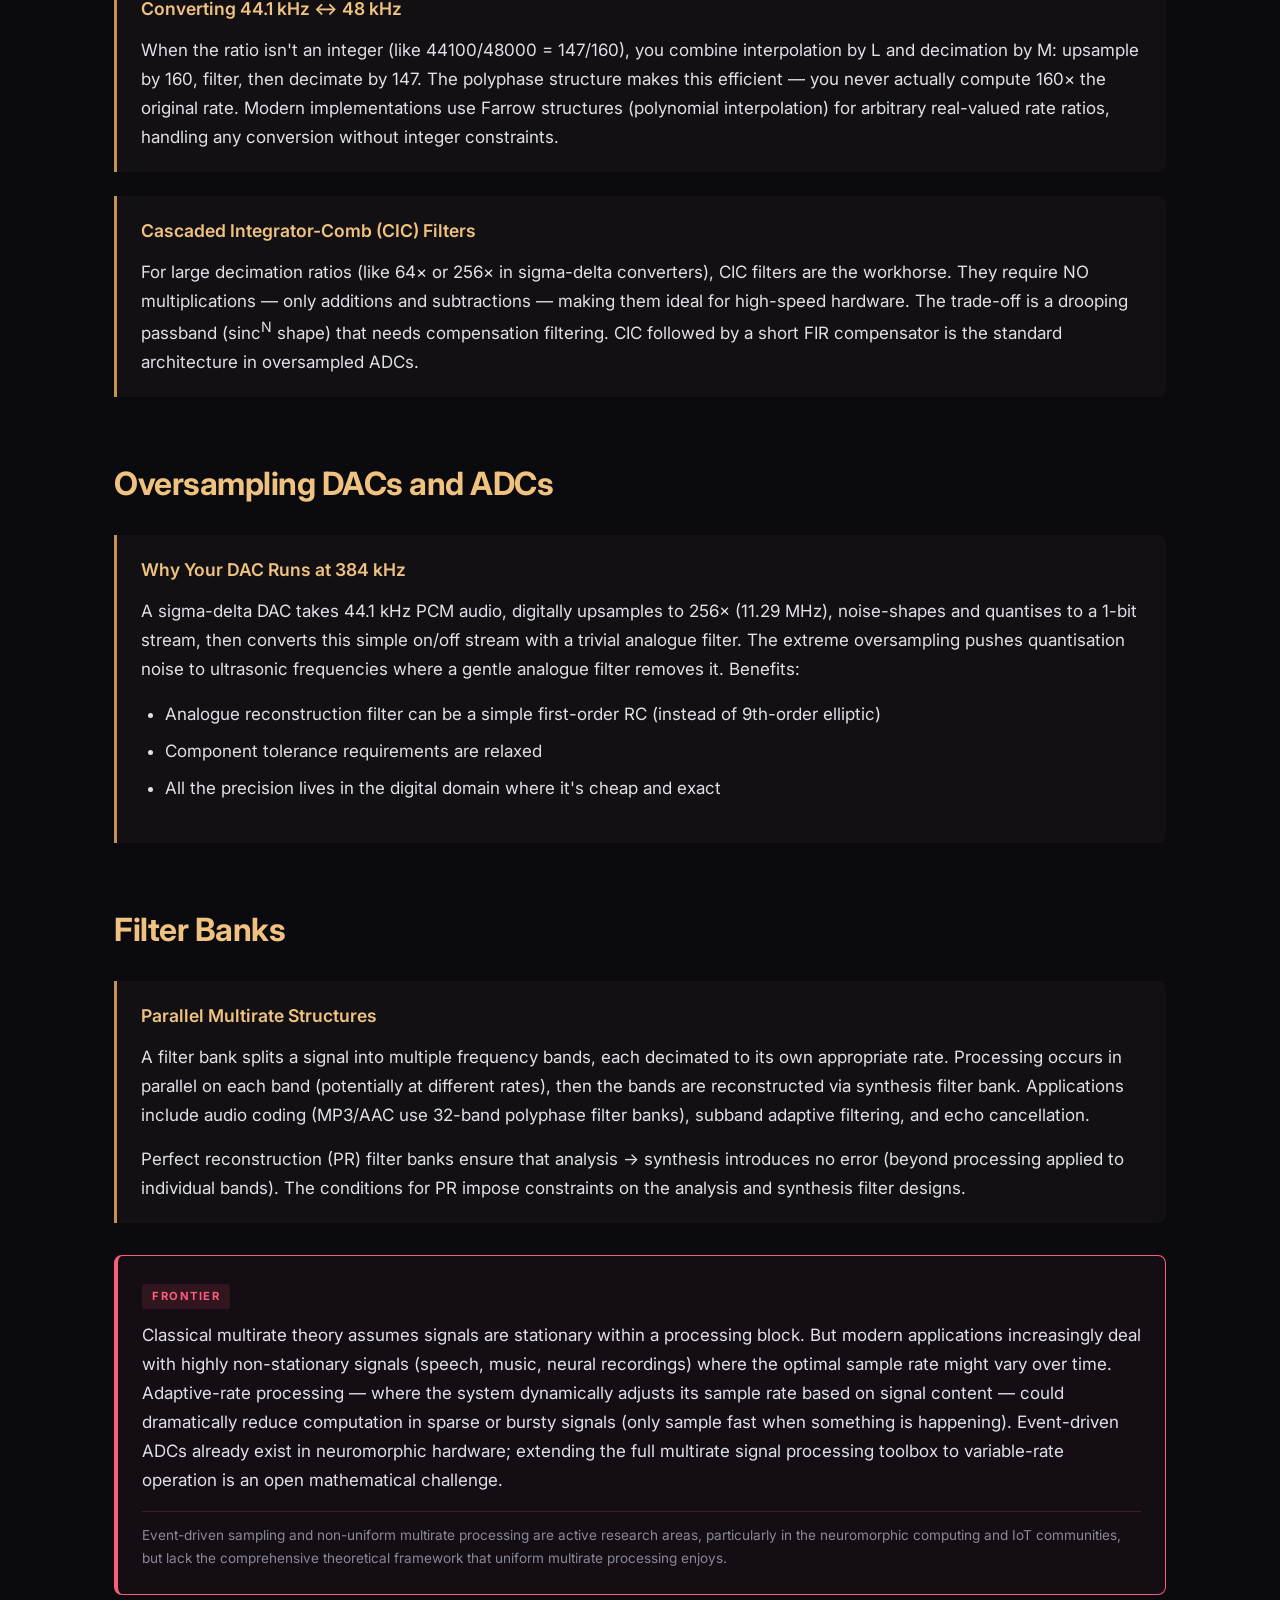
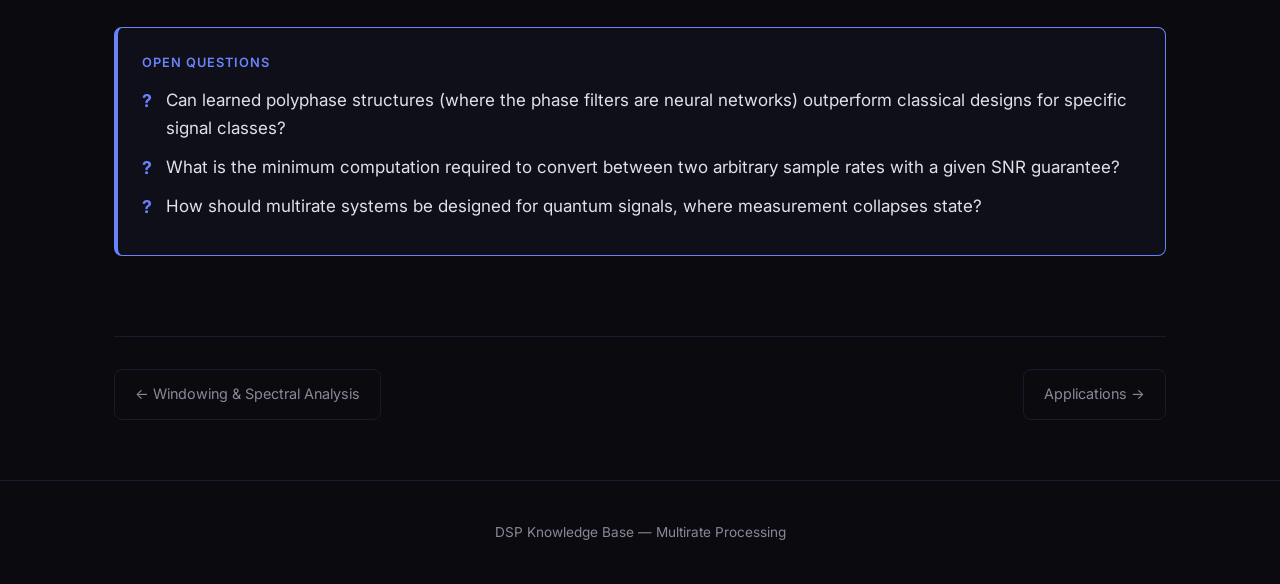
<file: multirate.html>
<!DOCTYPE html>
<html lang="en">
<head>
    <meta charset="UTF-8">
    <meta name="viewport" content="width=device-width, initial-scale=1.0">
    <title>Multirate Processing — DSP Knowledge Base</title>
    <link rel="stylesheet" href="styles.css">
    <link href="https://fonts.googleapis.com/css2?family=Inter:wght@400;500;600;700;800&family=JetBrains+Mono:wght@400;500&display=swap" rel="stylesheet">
</head>
<body>
    <nav>
        <div class="nav-inner">
            <a href="index.html" class="nav-brand">DSP</a>
            <a href="index.html">Home</a>
            <a href="fundamentals.html">Fundamentals</a>
            <a href="sampling.html">Sampling</a>
            <a href="fourier.html">Fourier</a>
            <a href="convolution.html">Convolution</a>
            <a href="z-transform.html">Z-Transform</a>
            <a href="filters.html">Filters</a>
            <a href="filter-design.html">Filter Design</a>
            <a href="windowing.html">Windowing</a>
            <a href="multirate.html" class="active">Multirate</a>
            <a href="applications.html">Applications</a>
            <a href="animations.html">Interactive</a>
        </div>
    </nav>

    <div class="hero hero-page">
        <h1>Multirate Processing</h1>
        <p class="subtitle">Decimation, interpolation, polyphase magic — changing sample rates efficiently and why your audio DAC runs at 384 kHz.</p>
    </div>

    <div class="content">
        <div class="stat-strip">
            <div class="stat">
                <div class="stat-number">&darr;M</div>
                <div class="stat-label">Decimation (Downsample)</div>
            </div>
            <div class="stat">
                <div class="stat-number">&uarr;L</div>
                <div class="stat-label">Interpolation (Upsample)</div>
            </div>
            <div class="stat">
                <div class="stat-number">M&times;</div>
                <div class="stat-label">Polyphase Efficiency Gain</div>
            </div>
            <div class="stat">
                <div class="stat-number">256&times;</div>
                <div class="stat-label">Typical &Sigma;&Delta; Oversampling</div>
            </div>
        </div>

        <h2>Why Change Sample Rates?</h2>

        <div class="explanation">
            <h4>The Practical Necessity</h4>
            <p>Different systems run at different rates: CD audio is 44.1 kHz, video is 48 kHz, Bluetooth is 16 kHz, and your USB DAC may output at 384 kHz. Connecting these requires sample rate conversion. Beyond interconnection, changing rates within a processing chain saves computation — if you only need bandwidth up to 100 Hz, why process at 48 kHz? Decimate to 250 Hz, process cheaply, then interpolate back up.</p>
        </div>

        <h2>Decimation (Downsampling)</h2>

        <div class="explanation">
            <h4>Reducing the Rate by Factor M</h4>
            <p>Decimation keeps every M-th sample and discards the rest: y[n] = x[nM]. But you can't just throw samples away — that would alias. First, lowpass filter to bandwidth &pi;/M (removing all energy that would fold back), THEN downsample. The anti-aliasing filter before decimation is critical.</p>
            <ul>
                <li><strong>Effect on spectrum:</strong> Bandwidth contracts by 1/M; Nyquist frequency drops by M</li>
                <li><strong>Filter requirement:</strong> Stopband edge at &pi;/M (or f<sub>s</sub>/(2M) in Hz)</li>
                <li><strong>Computation:</strong> Naive approach filters at full rate then discards — wasteful. Polyphase does better.</li>
            </ul>
        </div>

        <div class="formula">
            y[n] = (h * x)[nM] = &sum;<sub>k</sub> h[k] &middot; x[nM - k]
            <span class="label">Decimation: filter then keep every M-th sample</span>
        </div>

        <h2>Interpolation (Upsampling)</h2>

        <div class="explanation">
            <h4>Increasing the Rate by Factor L</h4>
            <p>Interpolation inserts L-1 zeros between each sample (zero-stuffing), then lowpass filters to remove the spectral images created by the stuffing. The filter interpolates the "missing" values — filling in the gaps between original samples with mathematically correct intermediate values.</p>
            <ul>
                <li><strong>Zero-stuffing:</strong> x<sub>up</sub>[n] = x[n/L] if n is multiple of L, else 0</li>
                <li><strong>Filter:</strong> Lowpass with cutoff &pi;/L, gain L (to compensate for zero-stuffing energy loss)</li>
                <li><strong>Effect:</strong> Original spectrum unchanged; rate increased by L; new higher frequencies are interpolated</li>
            </ul>
        </div>

        <div class="analogy">
            <p>Decimation is like watching a film at 2× speed by showing only every other frame — you see the broad motion but lose fast details. If someone runs past in one frame, you might miss them (aliasing). The lowpass filter before decimation is like adding motion blur — it smooths away details too fast for the reduced frame rate, preventing temporal aliasing. Interpolation is like frame interpolation in modern TVs — creating in-between frames that weren't filmed, inferring smooth motion from the originals.</p>
        </div>

        <h2>Polyphase Decomposition</h2>

        <div class="explanation">
            <h4>The Efficiency Breakthrough</h4>
            <p>Computing a full-rate filter then discarding samples (decimation) or computing on mostly-zero samples (interpolation) wastes cycles. Polyphase decomposition restructures the computation to operate at the LOWER rate.</p>
            <p>Split the filter h[n] into M sub-filters (phases), each containing every M-th coefficient: e<sub>k</sub>[n] = h[nM + k], for k = 0, 1, ..., M-1. Each phase filter runs at 1/M the rate and processes only the samples that survive decimation.</p>
            <ul>
                <li><strong>Decimation:</strong> M polyphase filters each run at output rate → total computation reduced by factor M</li>
                <li><strong>Interpolation:</strong> L polyphase filters each produce one output sample per input → computation at input rate</li>
                <li><strong>Savings:</strong> Exactly M× fewer multiplications than the naive approach</li>
            </ul>
        </div>

        <div class="formula">
            H(z) = &sum;<sub>k=0</sub><sup>M-1</sup> z<sup>-k</sup> &middot; E<sub>k</sub>(z<sup>M</sup>)
            <span class="label">Polyphase decomposition of filter H(z) into M phases</span>
        </div>

        <div class="analogy">
            <p>Polyphase is like a car assembly line with M workstations. Instead of one worker doing all the steps on every car (then scrapping 3 out of 4 cars), assign each worker one car — they only do the steps relevant to that car's final output. Same result, M× less wasted work.</p>
        </div>

        <h2>Rational Rate Conversion</h2>

        <div class="explanation">
            <h4>Converting 44.1 kHz ↔ 48 kHz</h4>
            <p>When the ratio isn't an integer (like 44100/48000 = 147/160), you combine interpolation by L and decimation by M: upsample by 160, filter, then decimate by 147. The polyphase structure makes this efficient — you never actually compute 160× the original rate. Modern implementations use Farrow structures (polynomial interpolation) for arbitrary real-valued rate ratios, handling any conversion without integer constraints.</p>
        </div>

        <div class="explanation">
            <h4>Cascaded Integrator-Comb (CIC) Filters</h4>
            <p>For large decimation ratios (like 64× or 256× in sigma-delta converters), CIC filters are the workhorse. They require NO multiplications — only additions and subtractions — making them ideal for high-speed hardware. The trade-off is a drooping passband (sinc<sup>N</sup> shape) that needs compensation filtering. CIC followed by a short FIR compensator is the standard architecture in oversampled ADCs.</p>
        </div>

        <h2>Oversampling DACs and ADCs</h2>

        <div class="explanation">
            <h4>Why Your DAC Runs at 384 kHz</h4>
            <p>A sigma-delta DAC takes 44.1 kHz PCM audio, digitally upsamples to 256× (11.29 MHz), noise-shapes and quantises to a 1-bit stream, then converts this simple on/off stream with a trivial analogue filter. The extreme oversampling pushes quantisation noise to ultrasonic frequencies where a gentle analogue filter removes it. Benefits:</p>
            <ul>
                <li>Analogue reconstruction filter can be a simple first-order RC (instead of 9th-order elliptic)</li>
                <li>Component tolerance requirements are relaxed</li>
                <li>All the precision lives in the digital domain where it's cheap and exact</li>
            </ul>
        </div>

        <h2>Filter Banks</h2>

        <div class="explanation">
            <h4>Parallel Multirate Structures</h4>
            <p>A filter bank splits a signal into multiple frequency bands, each decimated to its own appropriate rate. Processing occurs in parallel on each band (potentially at different rates), then the bands are reconstructed via synthesis filter bank. Applications include audio coding (MP3/AAC use 32-band polyphase filter banks), subband adaptive filtering, and echo cancellation.</p>
            <p>Perfect reconstruction (PR) filter banks ensure that analysis → synthesis introduces no error (beyond processing applied to individual bands). The conditions for PR impose constraints on the analysis and synthesis filter designs.</p>
        </div>

        <div class="speculation-box">
            <p>Classical multirate theory assumes signals are stationary within a processing block. But modern applications increasingly deal with highly non-stationary signals (speech, music, neural recordings) where the optimal sample rate might vary over time. Adaptive-rate processing — where the system dynamically adjusts its sample rate based on signal content — could dramatically reduce computation in sparse or bursty signals (only sample fast when something is happening). Event-driven ADCs already exist in neuromorphic hardware; extending the full multirate signal processing toolbox to variable-rate operation is an open mathematical challenge.</p>
            <p class="caveat">Event-driven sampling and non-uniform multirate processing are active research areas, particularly in the neuromorphic computing and IoT communities, but lack the comprehensive theoretical framework that uniform multirate processing enjoys.</p>
        </div>

        <div class="question-box">
            <ul>
                <li>Can learned polyphase structures (where the phase filters are neural networks) outperform classical designs for specific signal classes?</li>
                <li>What is the minimum computation required to convert between two arbitrary sample rates with a given SNR guarantee?</li>
                <li>How should multirate systems be designed for quantum signals, where measurement collapses state?</li>
            </ul>
        </div>

        <div class="page-nav">
            <a href="windowing.html">&larr; Windowing & Spectral Analysis</a>
            <a href="applications.html" class="next">Applications &rarr;</a>
        </div>
    </div>

    <footer>
        <p>DSP Knowledge Base — Multirate Processing</p>
    </footer>
</body>
</html>
</file>
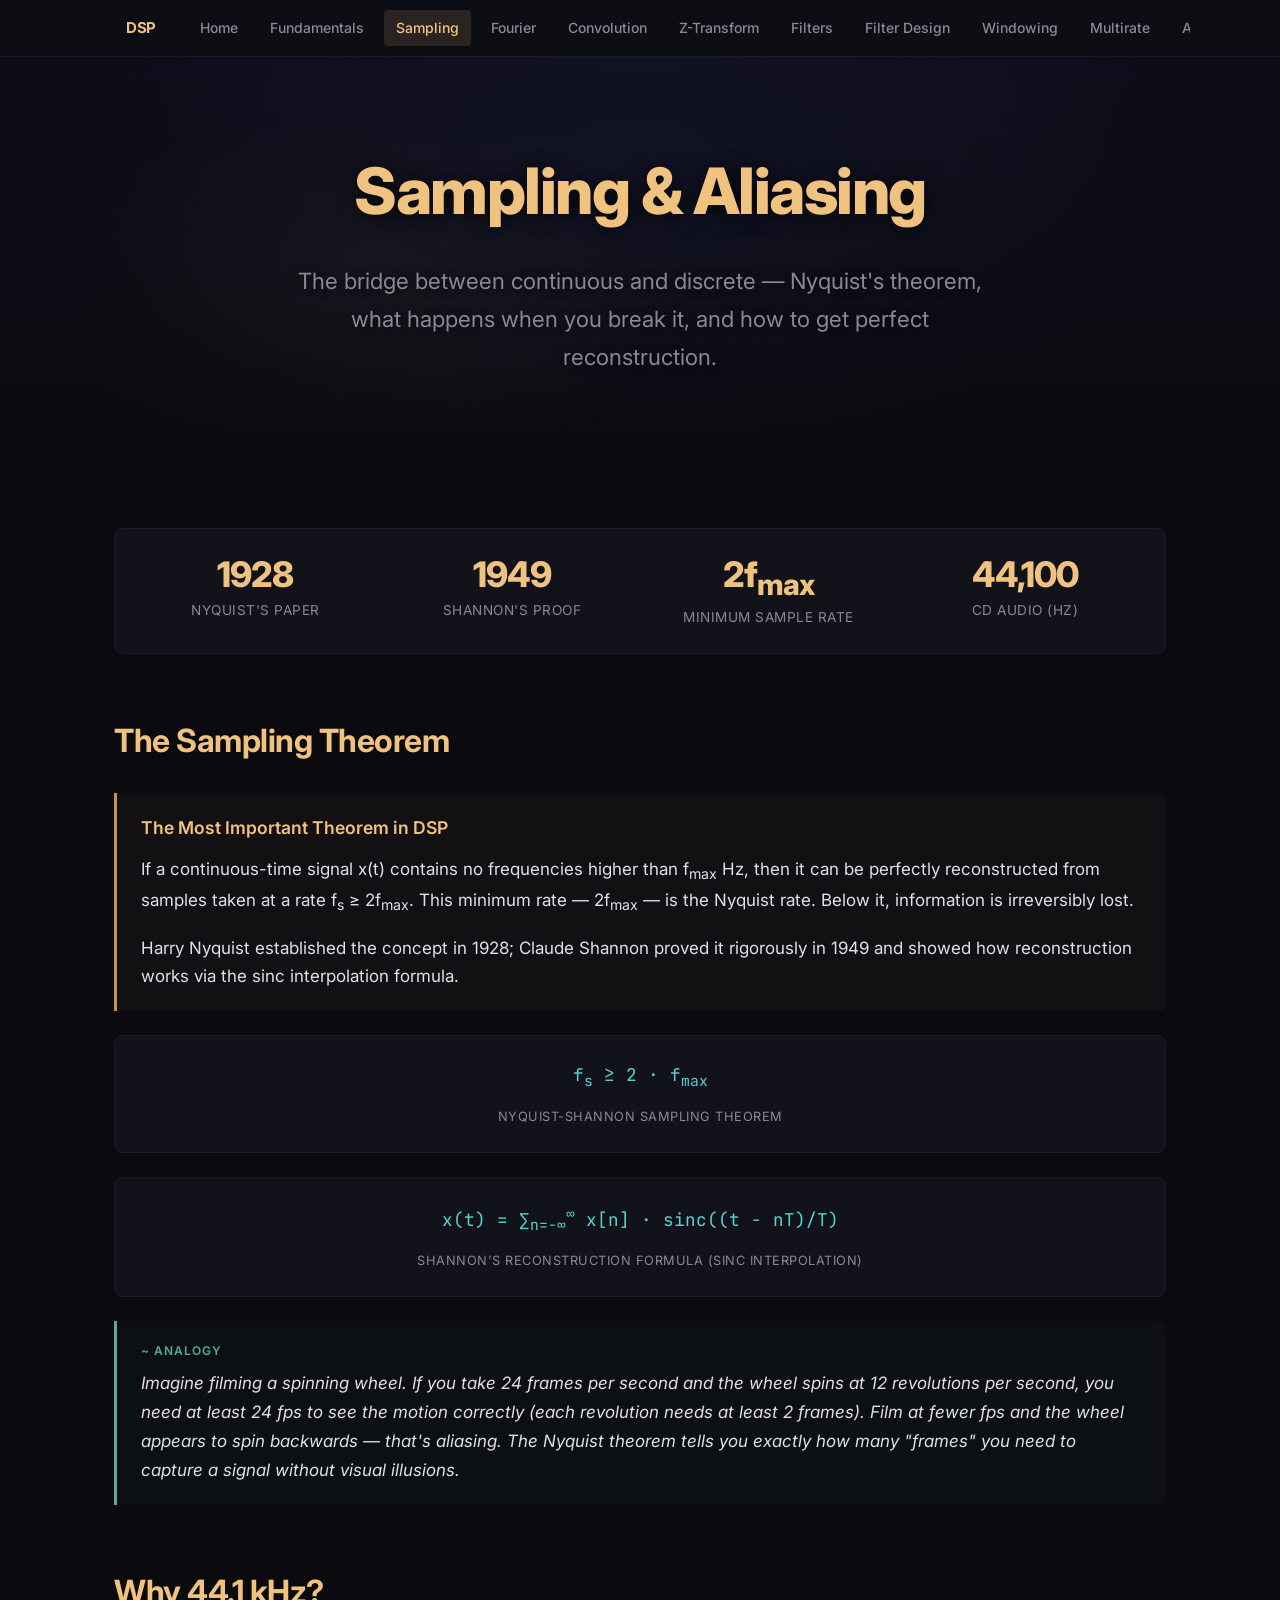
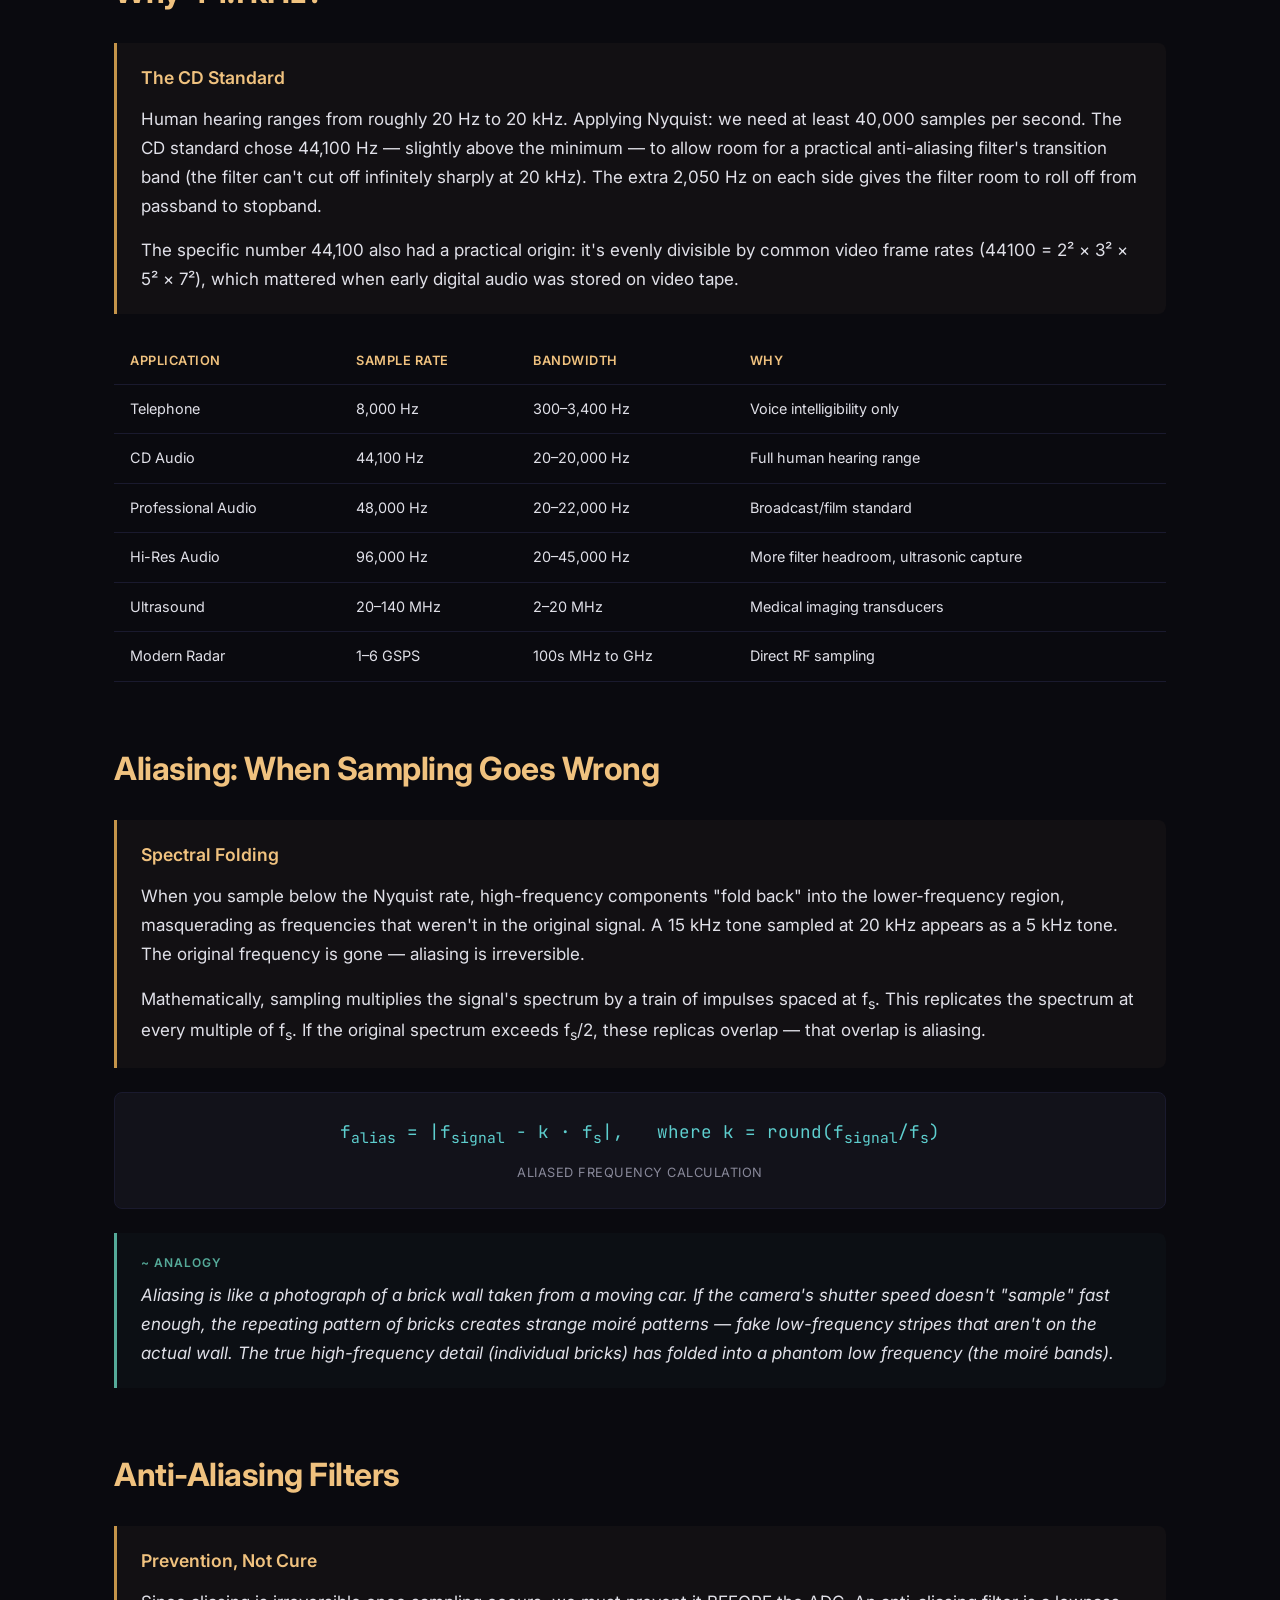
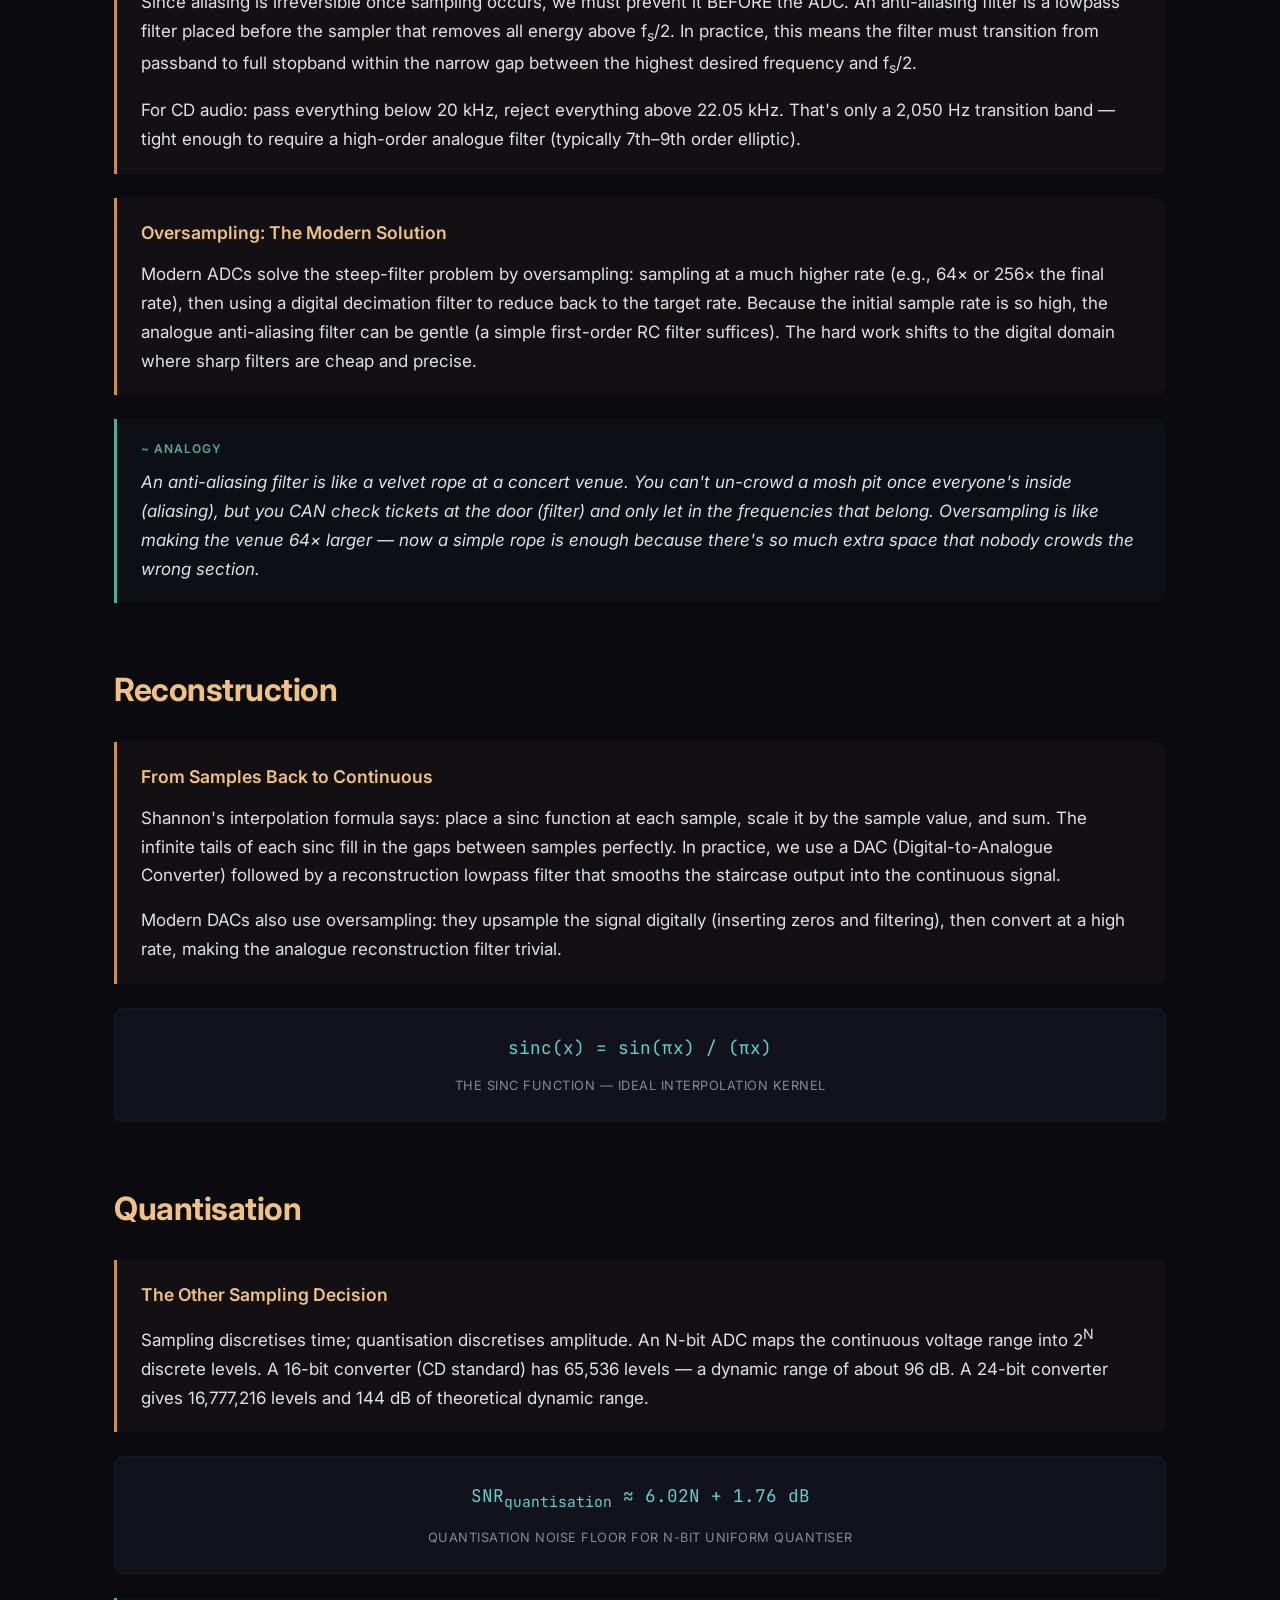
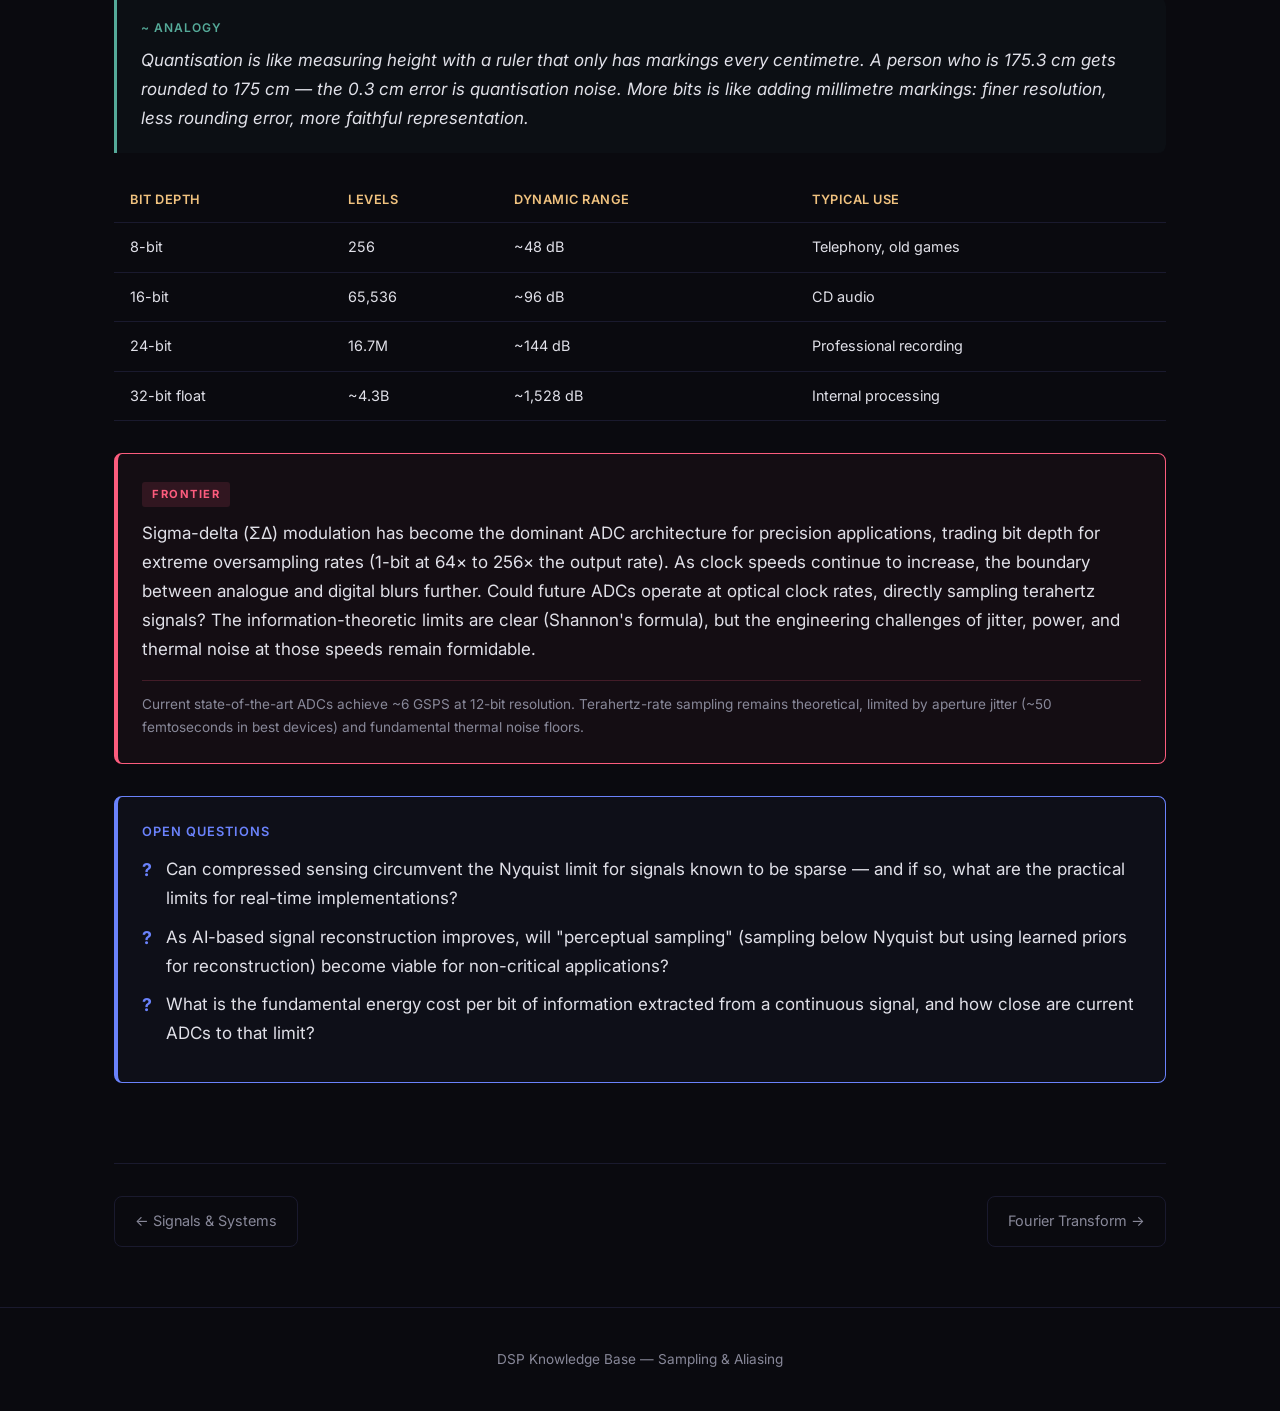
<file: sampling.html>
<!DOCTYPE html>
<html lang="en">
<head>
    <meta charset="UTF-8">
    <meta name="viewport" content="width=device-width, initial-scale=1.0">
    <title>Sampling & Aliasing — DSP Knowledge Base</title>
    <link rel="stylesheet" href="styles.css">
    <link href="https://fonts.googleapis.com/css2?family=Inter:wght@400;500;600;700;800&family=JetBrains+Mono:wght@400;500&display=swap" rel="stylesheet">
</head>
<body>
    <nav>
        <div class="nav-inner">
            <a href="index.html" class="nav-brand">DSP</a>
            <a href="index.html">Home</a>
            <a href="fundamentals.html">Fundamentals</a>
            <a href="sampling.html" class="active">Sampling</a>
            <a href="fourier.html">Fourier</a>
            <a href="convolution.html">Convolution</a>
            <a href="z-transform.html">Z-Transform</a>
            <a href="filters.html">Filters</a>
            <a href="filter-design.html">Filter Design</a>
            <a href="windowing.html">Windowing</a>
            <a href="multirate.html">Multirate</a>
            <a href="applications.html">Applications</a>
            <a href="animations.html">Interactive</a>
        </div>
    </nav>

    <div class="hero hero-page">
        <h1>Sampling & Aliasing</h1>
        <p class="subtitle">The bridge between continuous and discrete — Nyquist's theorem, what happens when you break it, and how to get perfect reconstruction.</p>
    </div>

    <div class="content">
        <div class="stat-strip">
            <div class="stat">
                <div class="stat-number">1928</div>
                <div class="stat-label">Nyquist's Paper</div>
            </div>
            <div class="stat">
                <div class="stat-number">1949</div>
                <div class="stat-label">Shannon's Proof</div>
            </div>
            <div class="stat">
                <div class="stat-number">2f<sub>max</sub></div>
                <div class="stat-label">Minimum Sample Rate</div>
            </div>
            <div class="stat">
                <div class="stat-number">44,100</div>
                <div class="stat-label">CD Audio (Hz)</div>
            </div>
        </div>

        <h2>The Sampling Theorem</h2>

        <div class="explanation">
            <h4>The Most Important Theorem in DSP</h4>
            <p>If a continuous-time signal x(t) contains no frequencies higher than f<sub>max</sub> Hz, then it can be perfectly reconstructed from samples taken at a rate f<sub>s</sub> &ge; 2f<sub>max</sub>. This minimum rate — 2f<sub>max</sub> — is the Nyquist rate. Below it, information is irreversibly lost.</p>
            <p>Harry Nyquist established the concept in 1928; Claude Shannon proved it rigorously in 1949 and showed how reconstruction works via the sinc interpolation formula.</p>
        </div>

        <div class="formula">
            f<sub>s</sub> &ge; 2 &middot; f<sub>max</sub>
            <span class="label">Nyquist-Shannon Sampling Theorem</span>
        </div>

        <div class="formula">
            x(t) = &sum;<sub>n=-&infin;</sub><sup>&infin;</sup> x[n] &middot; sinc((t - nT)/T)
            <span class="label">Shannon's reconstruction formula (sinc interpolation)</span>
        </div>

        <div class="analogy">
            <p>Imagine filming a spinning wheel. If you take 24 frames per second and the wheel spins at 12 revolutions per second, you need at least 24 fps to see the motion correctly (each revolution needs at least 2 frames). Film at fewer fps and the wheel appears to spin backwards — that's aliasing. The Nyquist theorem tells you exactly how many "frames" you need to capture a signal without visual illusions.</p>
        </div>

        <h2>Why 44.1 kHz?</h2>

        <div class="explanation">
            <h4>The CD Standard</h4>
            <p>Human hearing ranges from roughly 20 Hz to 20 kHz. Applying Nyquist: we need at least 40,000 samples per second. The CD standard chose 44,100 Hz — slightly above the minimum — to allow room for a practical anti-aliasing filter's transition band (the filter can't cut off infinitely sharply at 20 kHz). The extra 2,050 Hz on each side gives the filter room to roll off from passband to stopband.</p>
            <p>The specific number 44,100 also had a practical origin: it's evenly divisible by common video frame rates (44100 = 2&sup2; &times; 3&sup2; &times; 5&sup2; &times; 7&sup2;), which mattered when early digital audio was stored on video tape.</p>
        </div>

        <table>
            <thead>
                <tr>
                    <th>Application</th>
                    <th>Sample Rate</th>
                    <th>Bandwidth</th>
                    <th>Why</th>
                </tr>
            </thead>
            <tbody>
                <tr>
                    <td>Telephone</td>
                    <td>8,000 Hz</td>
                    <td>300–3,400 Hz</td>
                    <td>Voice intelligibility only</td>
                </tr>
                <tr>
                    <td>CD Audio</td>
                    <td>44,100 Hz</td>
                    <td>20–20,000 Hz</td>
                    <td>Full human hearing range</td>
                </tr>
                <tr>
                    <td>Professional Audio</td>
                    <td>48,000 Hz</td>
                    <td>20–22,000 Hz</td>
                    <td>Broadcast/film standard</td>
                </tr>
                <tr>
                    <td>Hi-Res Audio</td>
                    <td>96,000 Hz</td>
                    <td>20–45,000 Hz</td>
                    <td>More filter headroom, ultrasonic capture</td>
                </tr>
                <tr>
                    <td>Ultrasound</td>
                    <td>20–140 MHz</td>
                    <td>2–20 MHz</td>
                    <td>Medical imaging transducers</td>
                </tr>
                <tr>
                    <td>Modern Radar</td>
                    <td>1–6 GSPS</td>
                    <td>100s MHz to GHz</td>
                    <td>Direct RF sampling</td>
                </tr>
            </tbody>
        </table>

        <h2>Aliasing: When Sampling Goes Wrong</h2>

        <div class="explanation">
            <h4>Spectral Folding</h4>
            <p>When you sample below the Nyquist rate, high-frequency components "fold back" into the lower-frequency region, masquerading as frequencies that weren't in the original signal. A 15 kHz tone sampled at 20 kHz appears as a 5 kHz tone. The original frequency is gone — aliasing is irreversible.</p>
            <p>Mathematically, sampling multiplies the signal's spectrum by a train of impulses spaced at f<sub>s</sub>. This replicates the spectrum at every multiple of f<sub>s</sub>. If the original spectrum exceeds f<sub>s</sub>/2, these replicas overlap — that overlap is aliasing.</p>
        </div>

        <div class="formula">
            f<sub>alias</sub> = |f<sub>signal</sub> - k &middot; f<sub>s</sub>|, &nbsp; where k = round(f<sub>signal</sub>/f<sub>s</sub>)
            <span class="label">Aliased frequency calculation</span>
        </div>

        <div class="analogy">
            <p>Aliasing is like a photograph of a brick wall taken from a moving car. If the camera's shutter speed doesn't "sample" fast enough, the repeating pattern of bricks creates strange moiré patterns — fake low-frequency stripes that aren't on the actual wall. The true high-frequency detail (individual bricks) has folded into a phantom low frequency (the moiré bands).</p>
        </div>

        <h2>Anti-Aliasing Filters</h2>

        <div class="explanation">
            <h4>Prevention, Not Cure</h4>
            <p>Since aliasing is irreversible once sampling occurs, we must prevent it BEFORE the ADC. An anti-aliasing filter is a lowpass filter placed before the sampler that removes all energy above f<sub>s</sub>/2. In practice, this means the filter must transition from passband to full stopband within the narrow gap between the highest desired frequency and f<sub>s</sub>/2.</p>
            <p>For CD audio: pass everything below 20 kHz, reject everything above 22.05 kHz. That's only a 2,050 Hz transition band — tight enough to require a high-order analogue filter (typically 7th–9th order elliptic).</p>
        </div>

        <div class="explanation">
            <h4>Oversampling: The Modern Solution</h4>
            <p>Modern ADCs solve the steep-filter problem by oversampling: sampling at a much higher rate (e.g., 64× or 256× the final rate), then using a digital decimation filter to reduce back to the target rate. Because the initial sample rate is so high, the analogue anti-aliasing filter can be gentle (a simple first-order RC filter suffices). The hard work shifts to the digital domain where sharp filters are cheap and precise.</p>
        </div>

        <div class="analogy">
            <p>An anti-aliasing filter is like a velvet rope at a concert venue. You can't un-crowd a mosh pit once everyone's inside (aliasing), but you CAN check tickets at the door (filter) and only let in the frequencies that belong. Oversampling is like making the venue 64× larger — now a simple rope is enough because there's so much extra space that nobody crowds the wrong section.</p>
        </div>

        <h2>Reconstruction</h2>

        <div class="explanation">
            <h4>From Samples Back to Continuous</h4>
            <p>Shannon's interpolation formula says: place a sinc function at each sample, scale it by the sample value, and sum. The infinite tails of each sinc fill in the gaps between samples perfectly. In practice, we use a DAC (Digital-to-Analogue Converter) followed by a reconstruction lowpass filter that smooths the staircase output into the continuous signal.</p>
            <p>Modern DACs also use oversampling: they upsample the signal digitally (inserting zeros and filtering), then convert at a high rate, making the analogue reconstruction filter trivial.</p>
        </div>

        <div class="formula">
            sinc(x) = sin(&pi;x) / (&pi;x)
            <span class="label">The sinc function — ideal interpolation kernel</span>
        </div>

        <h2>Quantisation</h2>

        <div class="explanation">
            <h4>The Other Sampling Decision</h4>
            <p>Sampling discretises time; quantisation discretises amplitude. An N-bit ADC maps the continuous voltage range into 2<sup>N</sup> discrete levels. A 16-bit converter (CD standard) has 65,536 levels — a dynamic range of about 96 dB. A 24-bit converter gives 16,777,216 levels and 144 dB of theoretical dynamic range.</p>
        </div>

        <div class="formula">
            SNR<sub>quantisation</sub> &asymp; 6.02N + 1.76 dB
            <span class="label">Quantisation noise floor for N-bit uniform quantiser</span>
        </div>

        <div class="analogy">
            <p>Quantisation is like measuring height with a ruler that only has markings every centimetre. A person who is 175.3 cm gets rounded to 175 cm — the 0.3 cm error is quantisation noise. More bits is like adding millimetre markings: finer resolution, less rounding error, more faithful representation.</p>
        </div>

        <table>
            <thead>
                <tr>
                    <th>Bit Depth</th>
                    <th>Levels</th>
                    <th>Dynamic Range</th>
                    <th>Typical Use</th>
                </tr>
            </thead>
            <tbody>
                <tr>
                    <td>8-bit</td>
                    <td>256</td>
                    <td>~48 dB</td>
                    <td>Telephony, old games</td>
                </tr>
                <tr>
                    <td>16-bit</td>
                    <td>65,536</td>
                    <td>~96 dB</td>
                    <td>CD audio</td>
                </tr>
                <tr>
                    <td>24-bit</td>
                    <td>16.7M</td>
                    <td>~144 dB</td>
                    <td>Professional recording</td>
                </tr>
                <tr>
                    <td>32-bit float</td>
                    <td>~4.3B</td>
                    <td>~1,528 dB</td>
                    <td>Internal processing</td>
                </tr>
            </tbody>
        </table>

        <div class="speculation-box">
            <p>Sigma-delta (&Sigma;&Delta;) modulation has become the dominant ADC architecture for precision applications, trading bit depth for extreme oversampling rates (1-bit at 64× to 256× the output rate). As clock speeds continue to increase, the boundary between analogue and digital blurs further. Could future ADCs operate at optical clock rates, directly sampling terahertz signals? The information-theoretic limits are clear (Shannon's formula), but the engineering challenges of jitter, power, and thermal noise at those speeds remain formidable.</p>
            <p class="caveat">Current state-of-the-art ADCs achieve ~6 GSPS at 12-bit resolution. Terahertz-rate sampling remains theoretical, limited by aperture jitter (~50 femtoseconds in best devices) and fundamental thermal noise floors.</p>
        </div>

        <div class="question-box">
            <ul>
                <li>Can compressed sensing circumvent the Nyquist limit for signals known to be sparse — and if so, what are the practical limits for real-time implementations?</li>
                <li>As AI-based signal reconstruction improves, will "perceptual sampling" (sampling below Nyquist but using learned priors for reconstruction) become viable for non-critical applications?</li>
                <li>What is the fundamental energy cost per bit of information extracted from a continuous signal, and how close are current ADCs to that limit?</li>
            </ul>
        </div>

        <div class="page-nav">
            <a href="fundamentals.html">&larr; Signals & Systems</a>
            <a href="fourier.html" class="next">Fourier Transform &rarr;</a>
        </div>
    </div>

    <footer>
        <p>DSP Knowledge Base — Sampling & Aliasing</p>
    </footer>
</body>
</html>
</file>
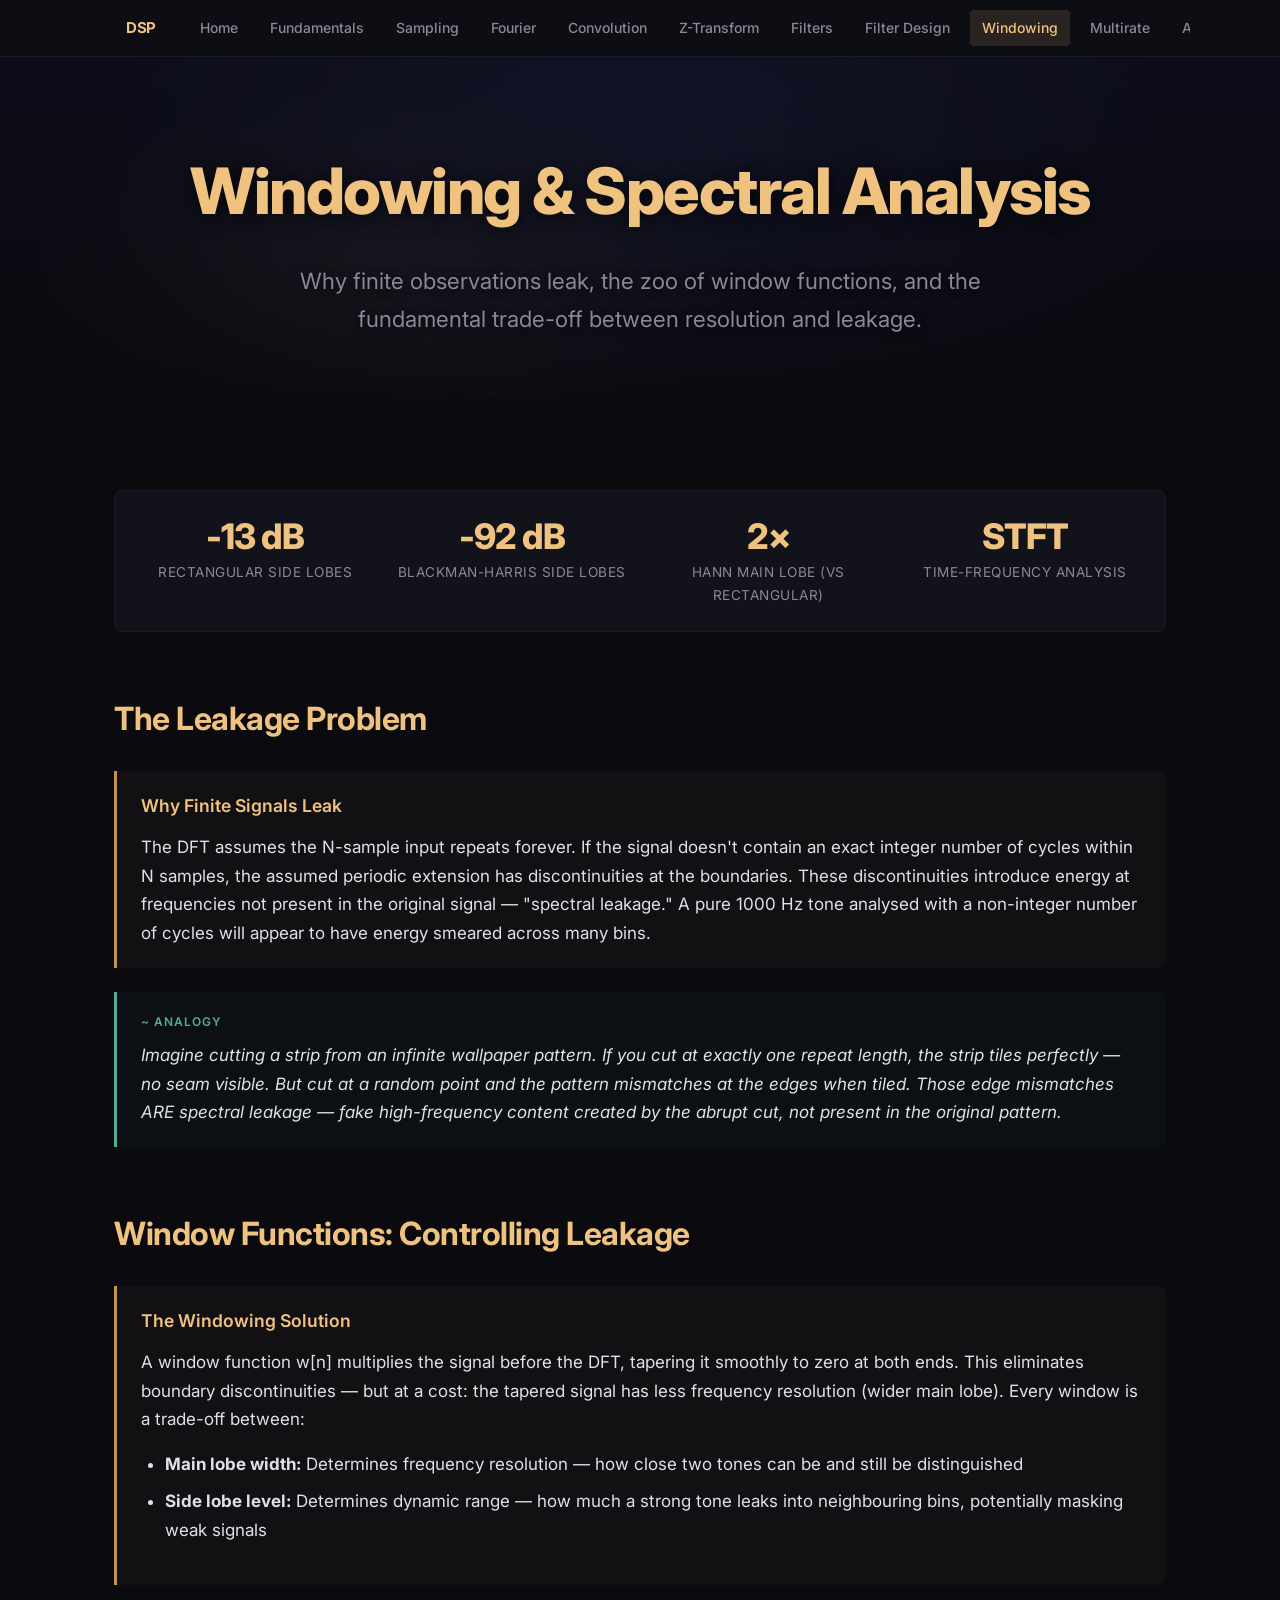
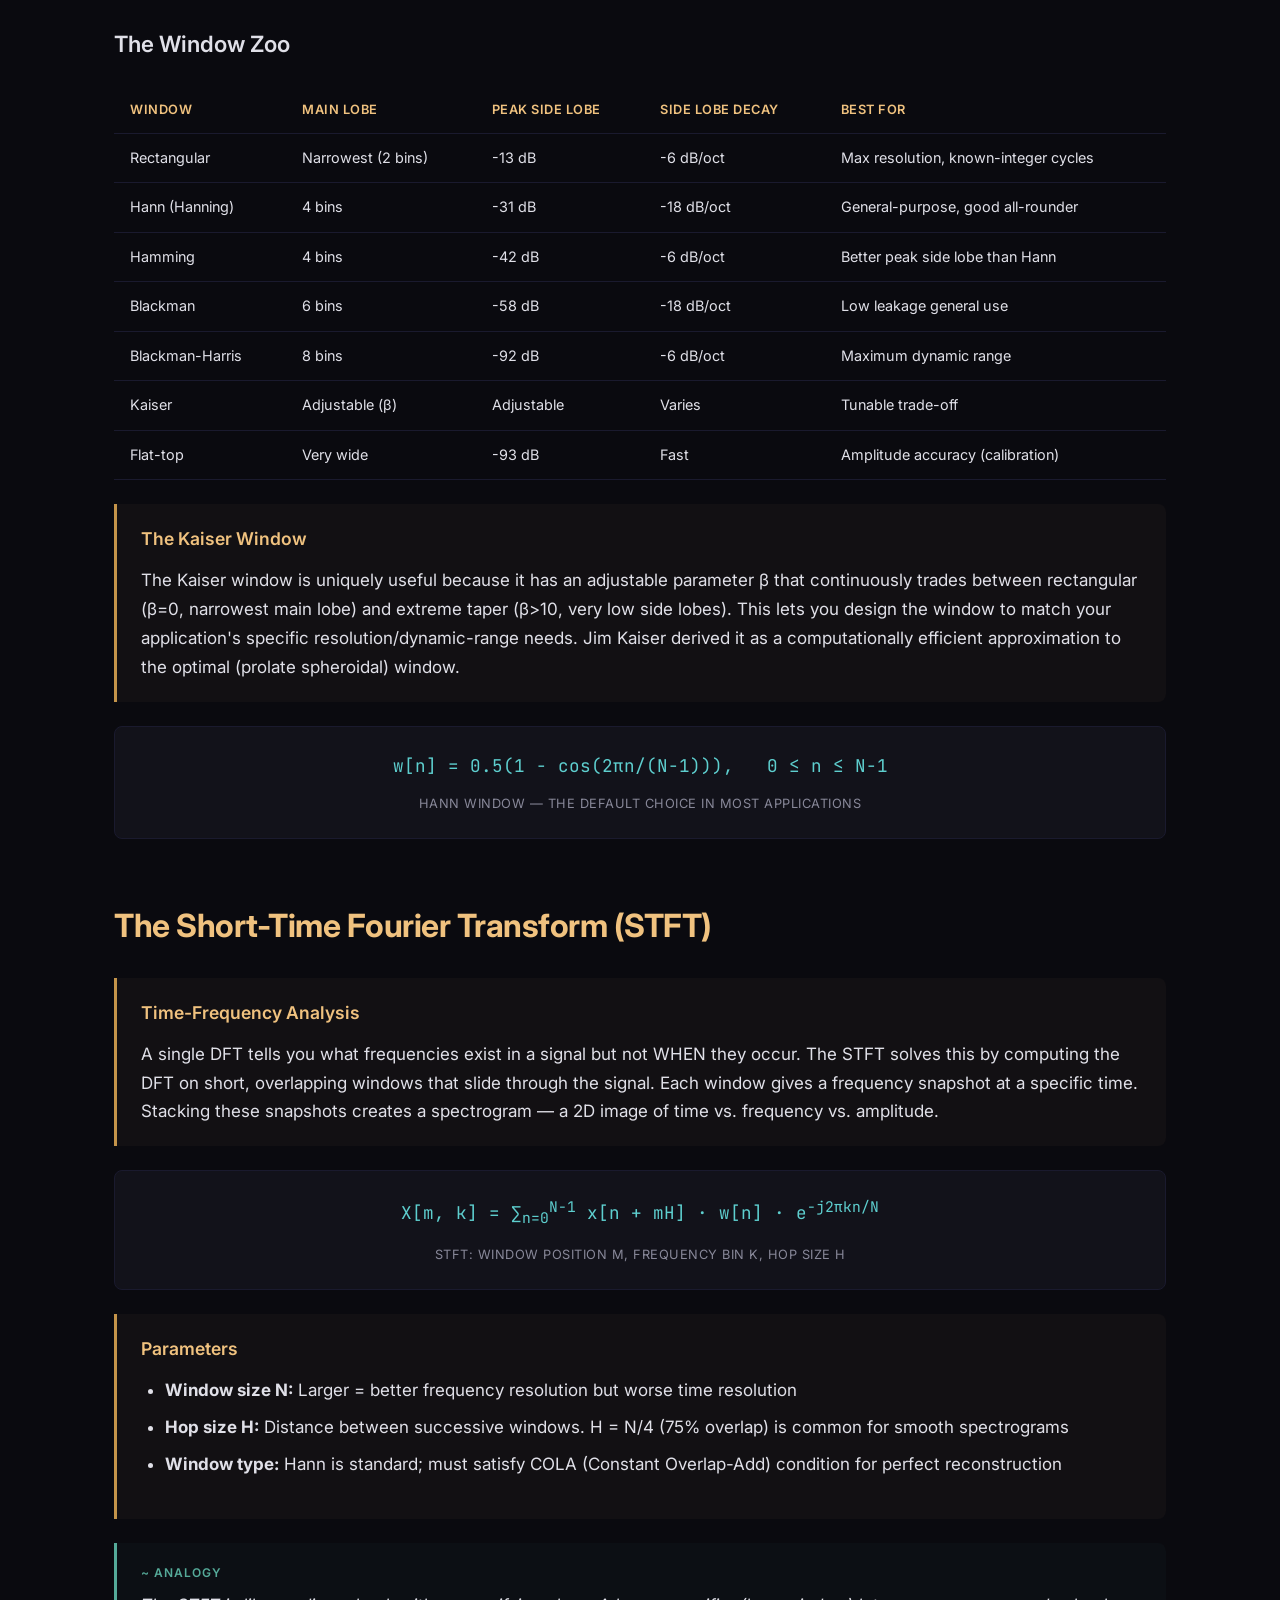
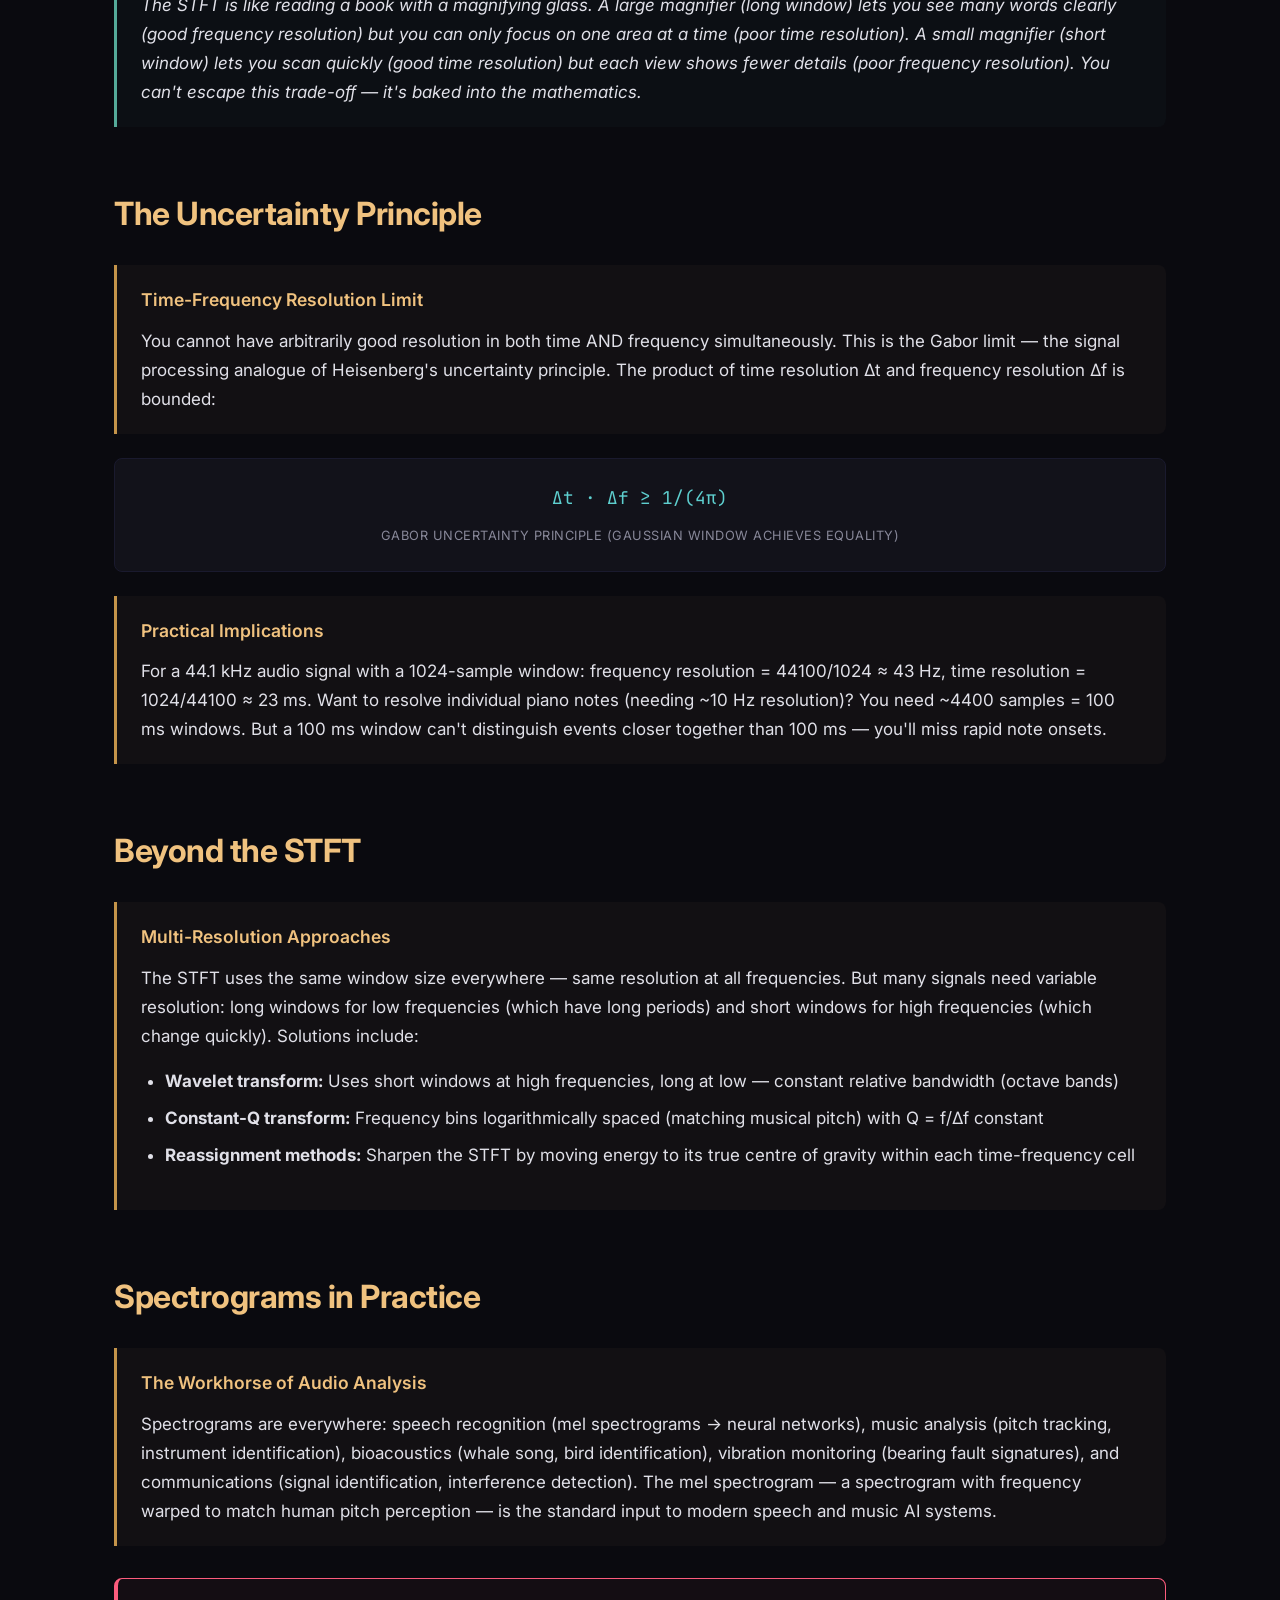
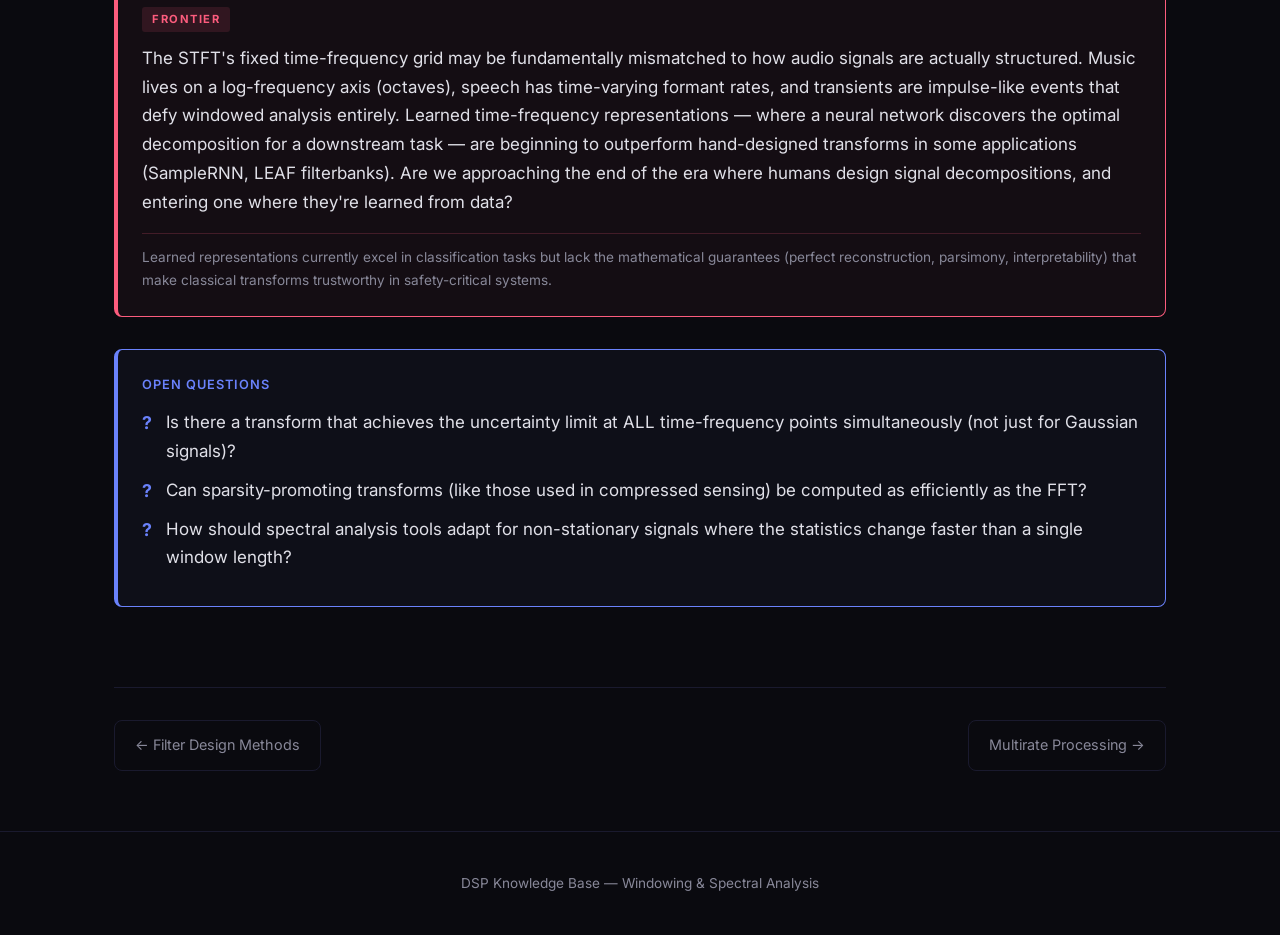
<file: windowing.html>
<!DOCTYPE html>
<html lang="en">
<head>
    <meta charset="UTF-8">
    <meta name="viewport" content="width=device-width, initial-scale=1.0">
    <title>Windowing & Spectral Analysis — DSP Knowledge Base</title>
    <link rel="stylesheet" href="styles.css">
    <link href="https://fonts.googleapis.com/css2?family=Inter:wght@400;500;600;700;800&family=JetBrains+Mono:wght@400;500&display=swap" rel="stylesheet">
</head>
<body>
    <nav>
        <div class="nav-inner">
            <a href="index.html" class="nav-brand">DSP</a>
            <a href="index.html">Home</a>
            <a href="fundamentals.html">Fundamentals</a>
            <a href="sampling.html">Sampling</a>
            <a href="fourier.html">Fourier</a>
            <a href="convolution.html">Convolution</a>
            <a href="z-transform.html">Z-Transform</a>
            <a href="filters.html">Filters</a>
            <a href="filter-design.html">Filter Design</a>
            <a href="windowing.html" class="active">Windowing</a>
            <a href="multirate.html">Multirate</a>
            <a href="applications.html">Applications</a>
            <a href="animations.html">Interactive</a>
        </div>
    </nav>

    <div class="hero hero-page">
        <h1>Windowing & Spectral Analysis</h1>
        <p class="subtitle">Why finite observations leak, the zoo of window functions, and the fundamental trade-off between resolution and leakage.</p>
    </div>

    <div class="content">
        <div class="stat-strip">
            <div class="stat">
                <div class="stat-number">-13 dB</div>
                <div class="stat-label">Rectangular Side Lobes</div>
            </div>
            <div class="stat">
                <div class="stat-number">-92 dB</div>
                <div class="stat-label">Blackman-Harris Side Lobes</div>
            </div>
            <div class="stat">
                <div class="stat-number">2&times;</div>
                <div class="stat-label">Hann Main Lobe (vs Rectangular)</div>
            </div>
            <div class="stat">
                <div class="stat-number">STFT</div>
                <div class="stat-label">Time-Frequency Analysis</div>
            </div>
        </div>

        <h2>The Leakage Problem</h2>

        <div class="explanation">
            <h4>Why Finite Signals Leak</h4>
            <p>The DFT assumes the N-sample input repeats forever. If the signal doesn't contain an exact integer number of cycles within N samples, the assumed periodic extension has discontinuities at the boundaries. These discontinuities introduce energy at frequencies not present in the original signal — "spectral leakage." A pure 1000 Hz tone analysed with a non-integer number of cycles will appear to have energy smeared across many bins.</p>
        </div>

        <div class="analogy">
            <p>Imagine cutting a strip from an infinite wallpaper pattern. If you cut at exactly one repeat length, the strip tiles perfectly — no seam visible. But cut at a random point and the pattern mismatches at the edges when tiled. Those edge mismatches ARE spectral leakage — fake high-frequency content created by the abrupt cut, not present in the original pattern.</p>
        </div>

        <h2>Window Functions: Controlling Leakage</h2>

        <div class="explanation">
            <h4>The Windowing Solution</h4>
            <p>A window function w[n] multiplies the signal before the DFT, tapering it smoothly to zero at both ends. This eliminates boundary discontinuities — but at a cost: the tapered signal has less frequency resolution (wider main lobe). Every window is a trade-off between:</p>
            <ul>
                <li><strong>Main lobe width:</strong> Determines frequency resolution — how close two tones can be and still be distinguished</li>
                <li><strong>Side lobe level:</strong> Determines dynamic range — how much a strong tone leaks into neighbouring bins, potentially masking weak signals</li>
            </ul>
        </div>

        <h3>The Window Zoo</h3>

        <table>
            <thead>
                <tr>
                    <th>Window</th>
                    <th>Main Lobe</th>
                    <th>Peak Side Lobe</th>
                    <th>Side Lobe Decay</th>
                    <th>Best For</th>
                </tr>
            </thead>
            <tbody>
                <tr>
                    <td>Rectangular</td>
                    <td>Narrowest (2 bins)</td>
                    <td>-13 dB</td>
                    <td>-6 dB/oct</td>
                    <td>Max resolution, known-integer cycles</td>
                </tr>
                <tr>
                    <td>Hann (Hanning)</td>
                    <td>4 bins</td>
                    <td>-31 dB</td>
                    <td>-18 dB/oct</td>
                    <td>General-purpose, good all-rounder</td>
                </tr>
                <tr>
                    <td>Hamming</td>
                    <td>4 bins</td>
                    <td>-42 dB</td>
                    <td>-6 dB/oct</td>
                    <td>Better peak side lobe than Hann</td>
                </tr>
                <tr>
                    <td>Blackman</td>
                    <td>6 bins</td>
                    <td>-58 dB</td>
                    <td>-18 dB/oct</td>
                    <td>Low leakage general use</td>
                </tr>
                <tr>
                    <td>Blackman-Harris</td>
                    <td>8 bins</td>
                    <td>-92 dB</td>
                    <td>-6 dB/oct</td>
                    <td>Maximum dynamic range</td>
                </tr>
                <tr>
                    <td>Kaiser</td>
                    <td>Adjustable (&beta;)</td>
                    <td>Adjustable</td>
                    <td>Varies</td>
                    <td>Tunable trade-off</td>
                </tr>
                <tr>
                    <td>Flat-top</td>
                    <td>Very wide</td>
                    <td>-93 dB</td>
                    <td>Fast</td>
                    <td>Amplitude accuracy (calibration)</td>
                </tr>
            </tbody>
        </table>

        <div class="explanation">
            <h4>The Kaiser Window</h4>
            <p>The Kaiser window is uniquely useful because it has an adjustable parameter &beta; that continuously trades between rectangular (&beta;=0, narrowest main lobe) and extreme taper (&beta;&gt;10, very low side lobes). This lets you design the window to match your application's specific resolution/dynamic-range needs. Jim Kaiser derived it as a computationally efficient approximation to the optimal (prolate spheroidal) window.</p>
        </div>

        <div class="formula">
            w[n] = 0.5(1 - cos(2&pi;n/(N-1))), &nbsp; 0 &le; n &le; N-1
            <span class="label">Hann window — the default choice in most applications</span>
        </div>

        <h2>The Short-Time Fourier Transform (STFT)</h2>

        <div class="explanation">
            <h4>Time-Frequency Analysis</h4>
            <p>A single DFT tells you what frequencies exist in a signal but not WHEN they occur. The STFT solves this by computing the DFT on short, overlapping windows that slide through the signal. Each window gives a frequency snapshot at a specific time. Stacking these snapshots creates a spectrogram — a 2D image of time vs. frequency vs. amplitude.</p>
        </div>

        <div class="formula">
            X[m, k] = &sum;<sub>n=0</sub><sup>N-1</sup> x[n + mH] &middot; w[n] &middot; e<sup>-j2&pi;kn/N</sup>
            <span class="label">STFT: window position m, frequency bin k, hop size H</span>
        </div>

        <div class="explanation">
            <h4>Parameters</h4>
            <ul>
                <li><strong>Window size N:</strong> Larger = better frequency resolution but worse time resolution</li>
                <li><strong>Hop size H:</strong> Distance between successive windows. H = N/4 (75% overlap) is common for smooth spectrograms</li>
                <li><strong>Window type:</strong> Hann is standard; must satisfy COLA (Constant Overlap-Add) condition for perfect reconstruction</li>
            </ul>
        </div>

        <div class="analogy">
            <p>The STFT is like reading a book with a magnifying glass. A large magnifier (long window) lets you see many words clearly (good frequency resolution) but you can only focus on one area at a time (poor time resolution). A small magnifier (short window) lets you scan quickly (good time resolution) but each view shows fewer details (poor frequency resolution). You can't escape this trade-off — it's baked into the mathematics.</p>
        </div>

        <h2>The Uncertainty Principle</h2>

        <div class="explanation">
            <h4>Time-Frequency Resolution Limit</h4>
            <p>You cannot have arbitrarily good resolution in both time AND frequency simultaneously. This is the Gabor limit — the signal processing analogue of Heisenberg's uncertainty principle. The product of time resolution &Delta;t and frequency resolution &Delta;f is bounded:</p>
        </div>

        <div class="formula">
            &Delta;t &middot; &Delta;f &ge; 1/(4&pi;)
            <span class="label">Gabor uncertainty principle (Gaussian window achieves equality)</span>
        </div>

        <div class="explanation">
            <h4>Practical Implications</h4>
            <p>For a 44.1 kHz audio signal with a 1024-sample window: frequency resolution = 44100/1024 &asymp; 43 Hz, time resolution = 1024/44100 &asymp; 23 ms. Want to resolve individual piano notes (needing ~10 Hz resolution)? You need ~4400 samples = 100 ms windows. But a 100 ms window can't distinguish events closer together than 100 ms — you'll miss rapid note onsets.</p>
        </div>

        <h2>Beyond the STFT</h2>

        <div class="explanation">
            <h4>Multi-Resolution Approaches</h4>
            <p>The STFT uses the same window size everywhere — same resolution at all frequencies. But many signals need variable resolution: long windows for low frequencies (which have long periods) and short windows for high frequencies (which change quickly). Solutions include:</p>
            <ul>
                <li><strong>Wavelet transform:</strong> Uses short windows at high frequencies, long at low — constant relative bandwidth (octave bands)</li>
                <li><strong>Constant-Q transform:</strong> Frequency bins logarithmically spaced (matching musical pitch) with Q = f/&Delta;f constant</li>
                <li><strong>Reassignment methods:</strong> Sharpen the STFT by moving energy to its true centre of gravity within each time-frequency cell</li>
            </ul>
        </div>

        <h2>Spectrograms in Practice</h2>

        <div class="explanation">
            <h4>The Workhorse of Audio Analysis</h4>
            <p>Spectrograms are everywhere: speech recognition (mel spectrograms → neural networks), music analysis (pitch tracking, instrument identification), bioacoustics (whale song, bird identification), vibration monitoring (bearing fault signatures), and communications (signal identification, interference detection). The mel spectrogram — a spectrogram with frequency warped to match human pitch perception — is the standard input to modern speech and music AI systems.</p>
        </div>

        <div class="speculation-box">
            <p>The STFT's fixed time-frequency grid may be fundamentally mismatched to how audio signals are actually structured. Music lives on a log-frequency axis (octaves), speech has time-varying formant rates, and transients are impulse-like events that defy windowed analysis entirely. Learned time-frequency representations — where a neural network discovers the optimal decomposition for a downstream task — are beginning to outperform hand-designed transforms in some applications (SampleRNN, LEAF filterbanks). Are we approaching the end of the era where humans design signal decompositions, and entering one where they're learned from data?</p>
            <p class="caveat">Learned representations currently excel in classification tasks but lack the mathematical guarantees (perfect reconstruction, parsimony, interpretability) that make classical transforms trustworthy in safety-critical systems.</p>
        </div>

        <div class="question-box">
            <ul>
                <li>Is there a transform that achieves the uncertainty limit at ALL time-frequency points simultaneously (not just for Gaussian signals)?</li>
                <li>Can sparsity-promoting transforms (like those used in compressed sensing) be computed as efficiently as the FFT?</li>
                <li>How should spectral analysis tools adapt for non-stationary signals where the statistics change faster than a single window length?</li>
            </ul>
        </div>

        <div class="page-nav">
            <a href="filter-design.html">&larr; Filter Design Methods</a>
            <a href="multirate.html" class="next">Multirate Processing &rarr;</a>
        </div>
    </div>

    <footer>
        <p>DSP Knowledge Base — Windowing & Spectral Analysis</p>
    </footer>
</body>
</html>
</file>
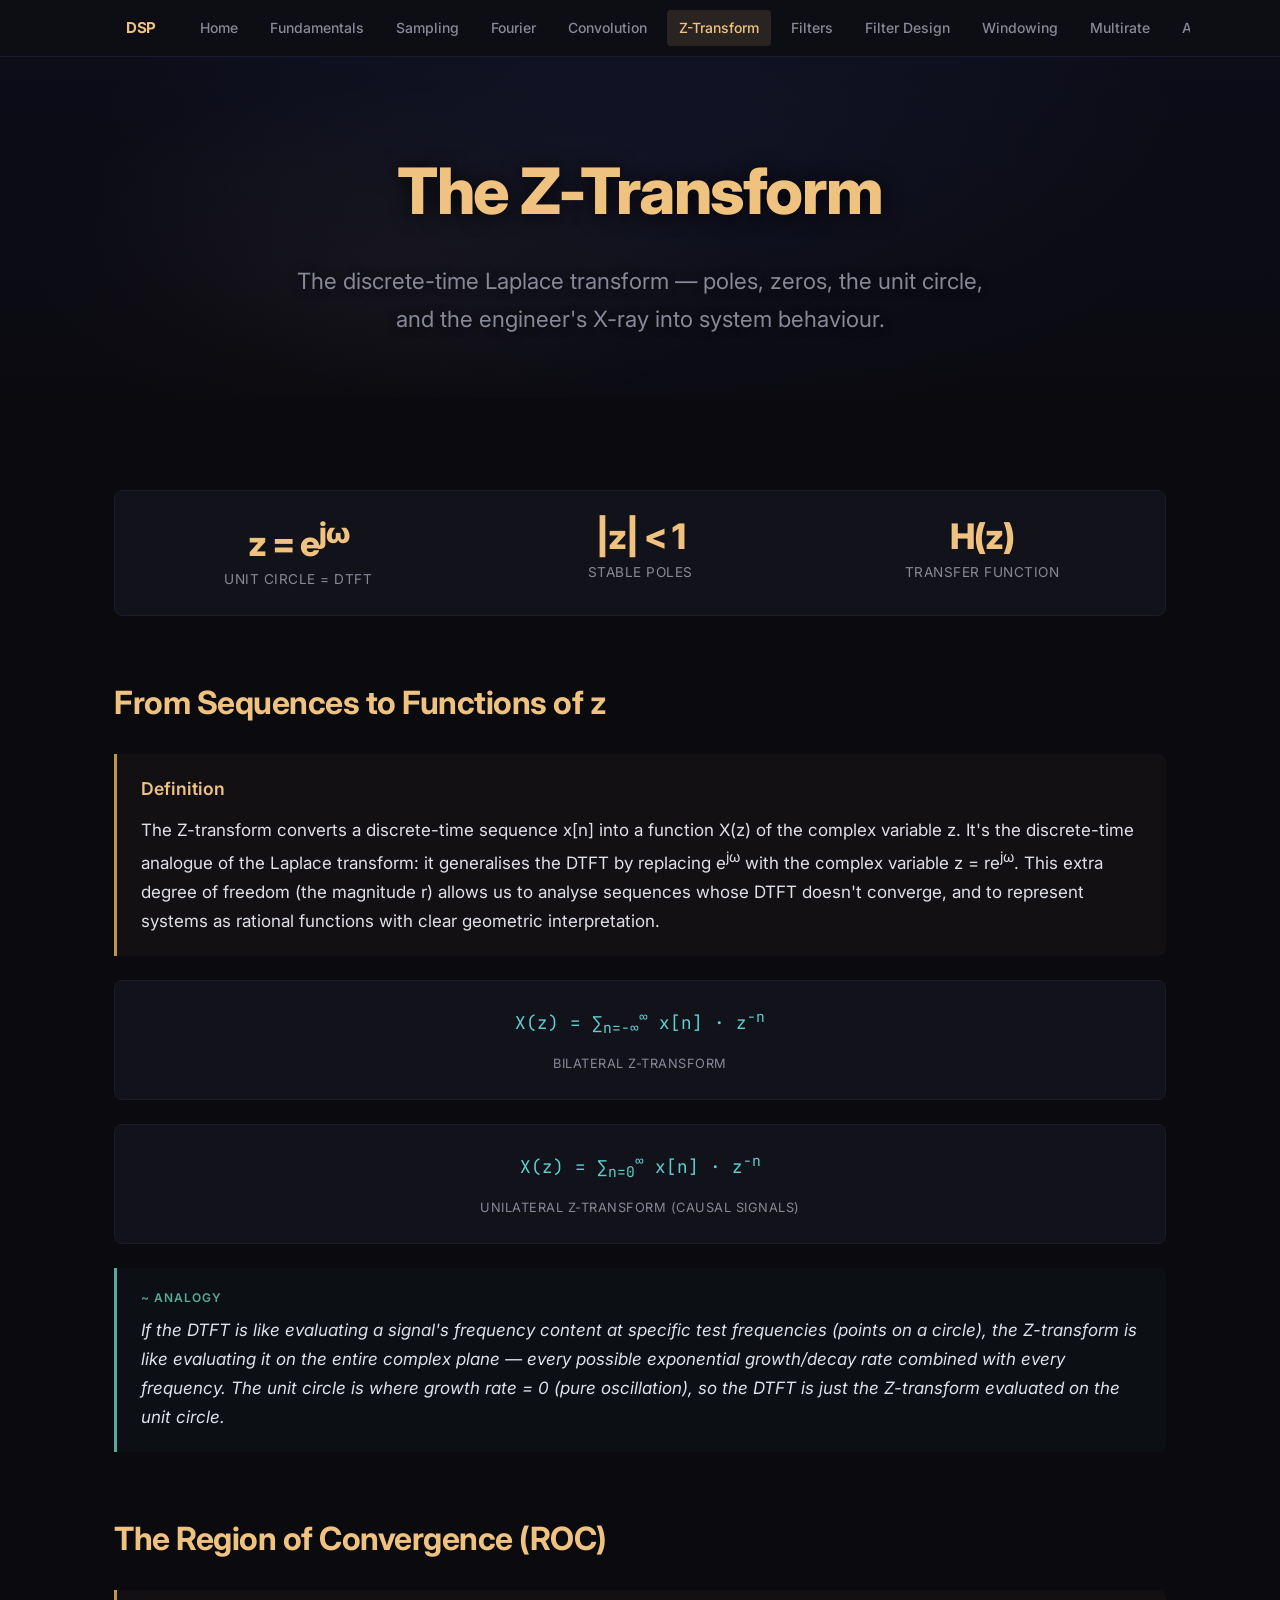
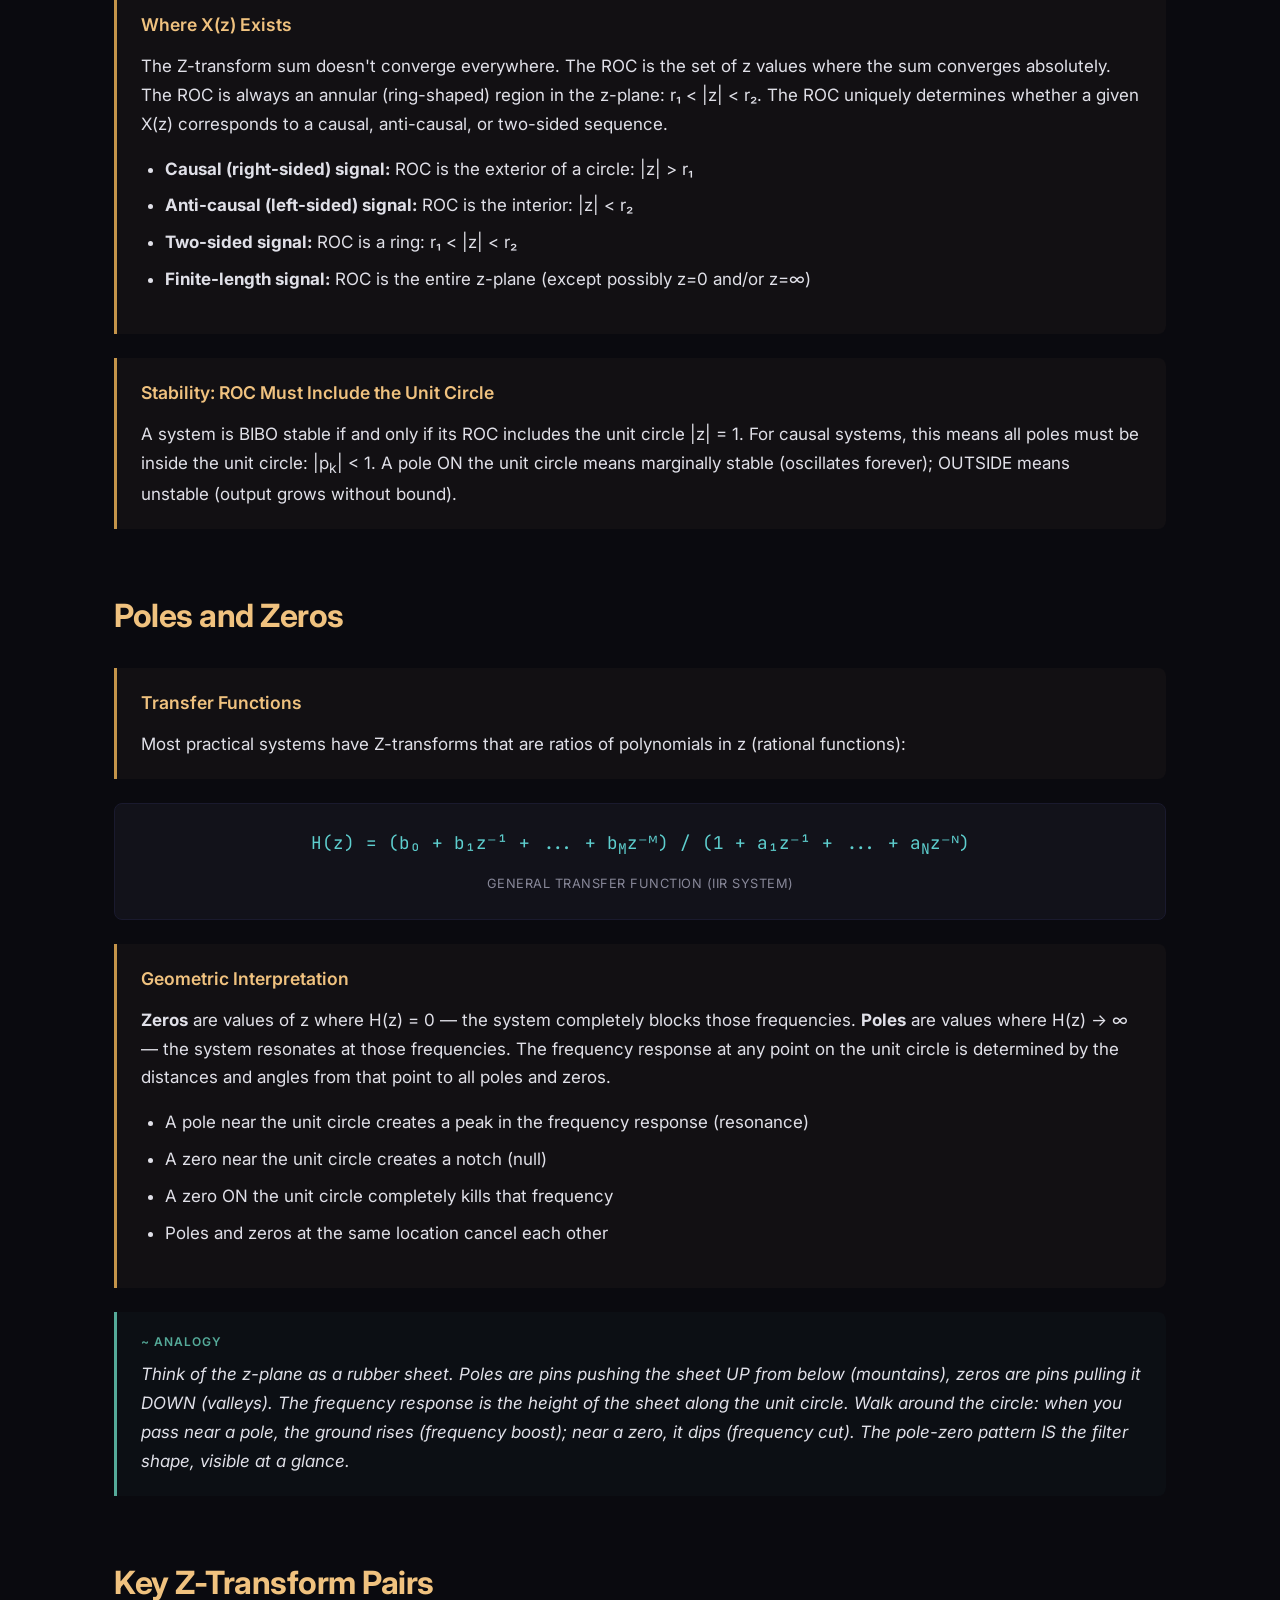
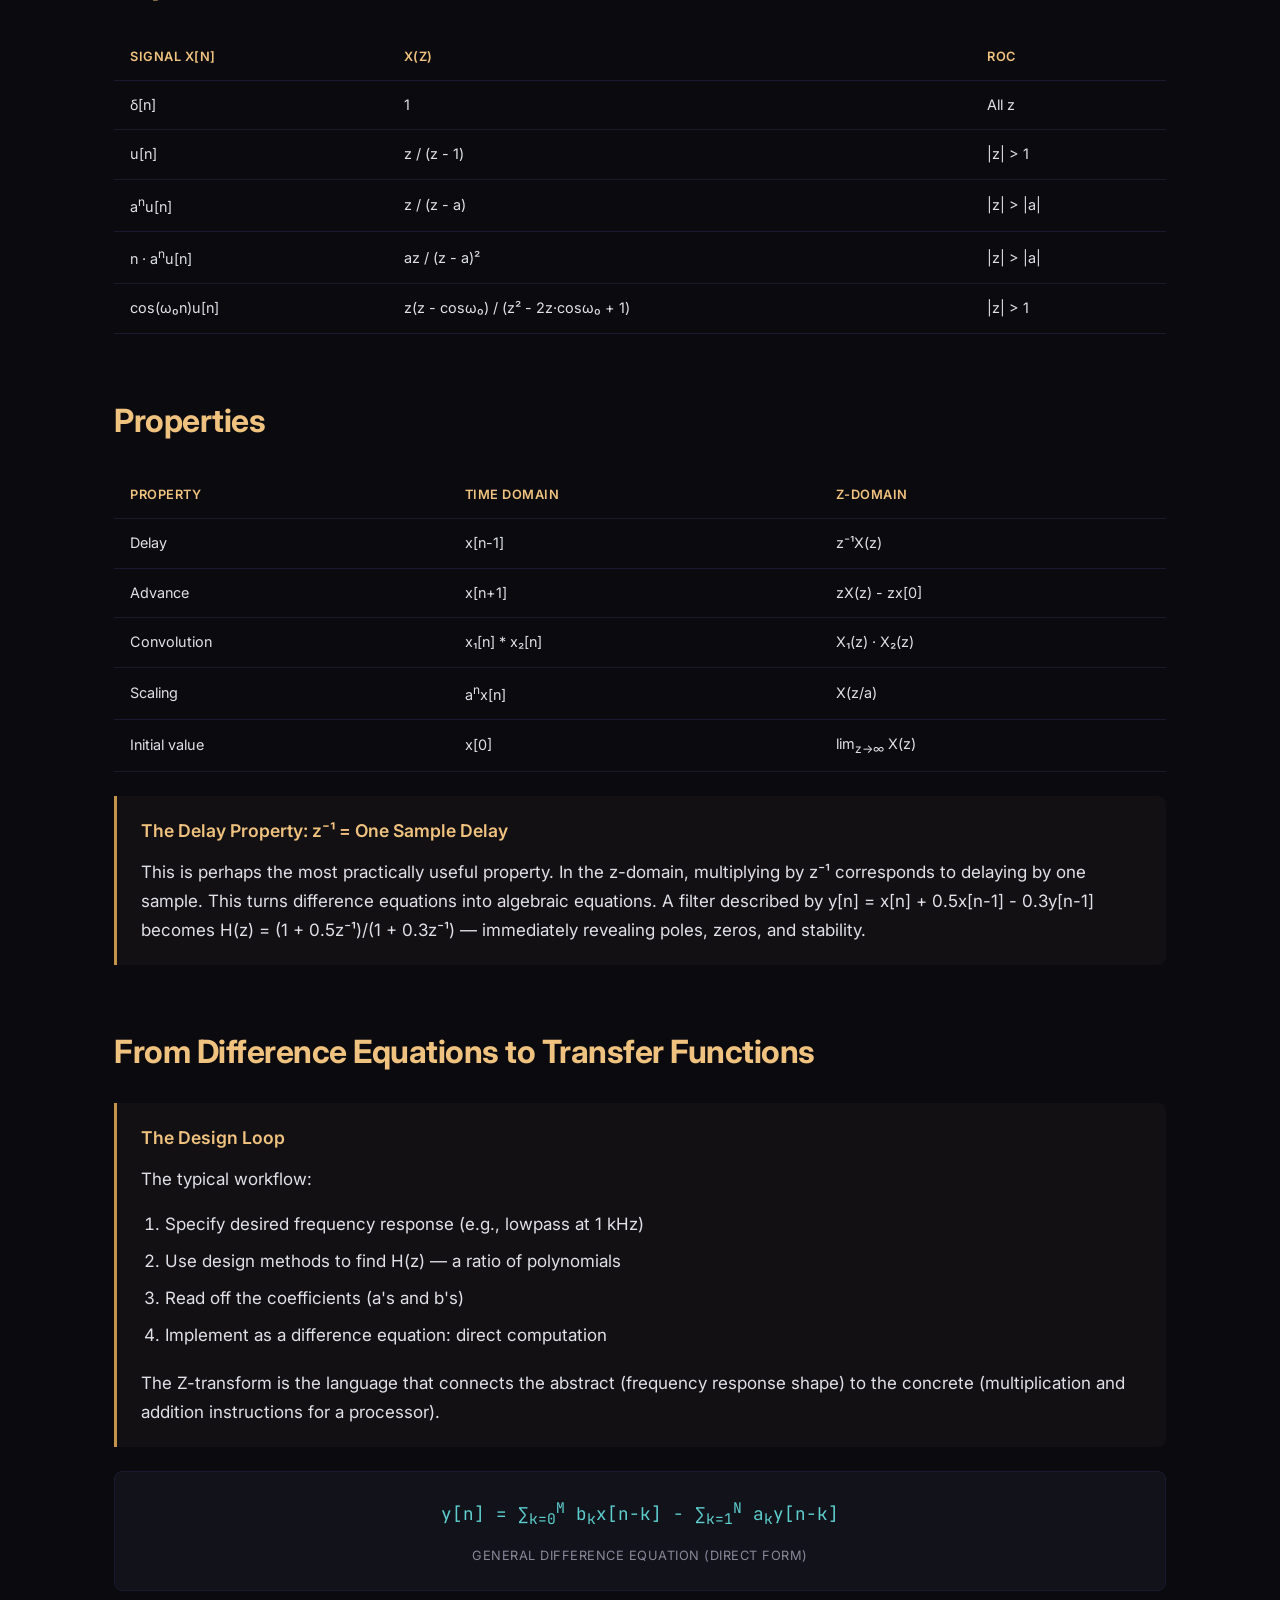
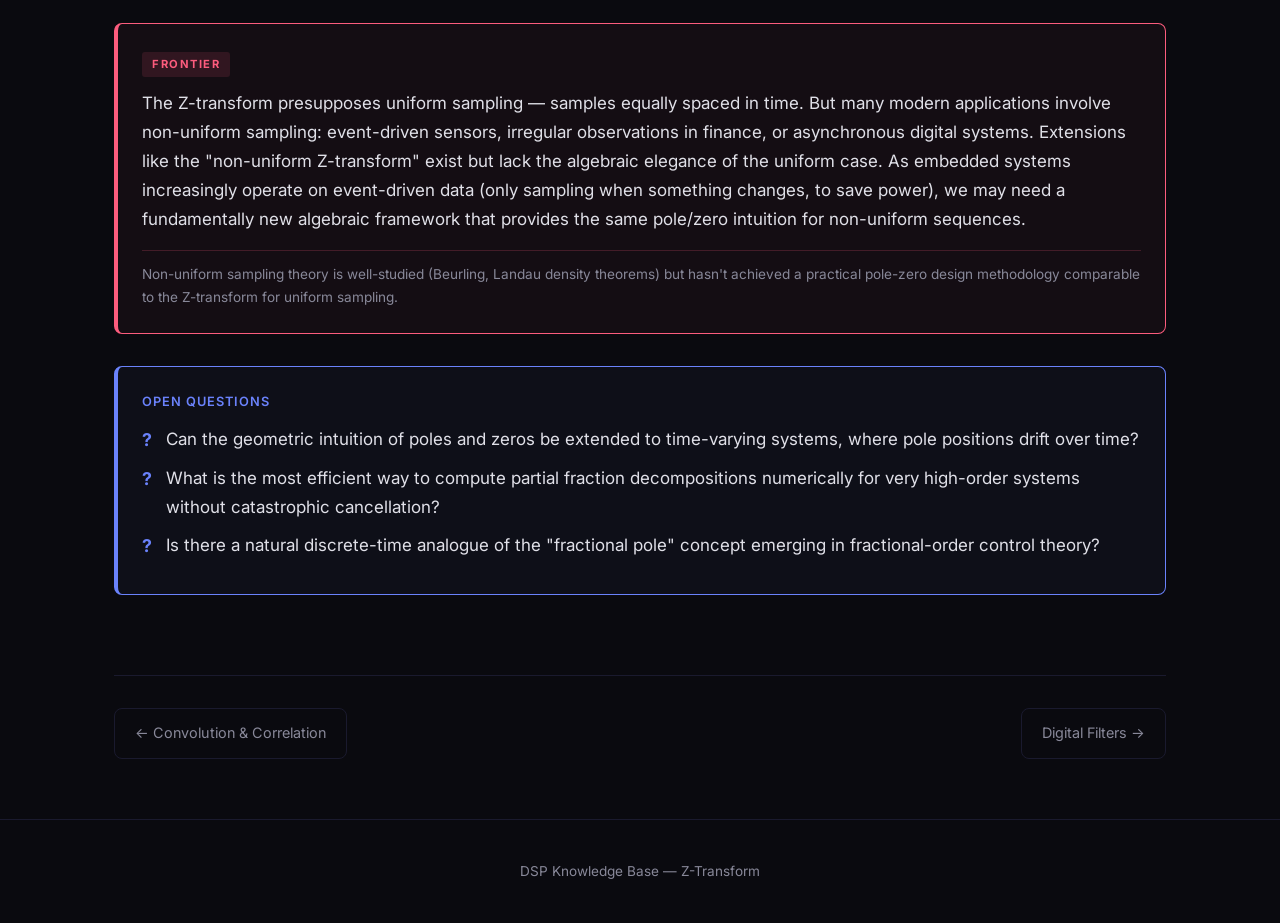
<file: z-transform.html>
<!DOCTYPE html>
<html lang="en">
<head>
    <meta charset="UTF-8">
    <meta name="viewport" content="width=device-width, initial-scale=1.0">
    <title>Z-Transform — DSP Knowledge Base</title>
    <link rel="stylesheet" href="styles.css">
    <link href="https://fonts.googleapis.com/css2?family=Inter:wght@400;500;600;700;800&family=JetBrains+Mono:wght@400;500&display=swap" rel="stylesheet">
</head>
<body>
    <nav>
        <div class="nav-inner">
            <a href="index.html" class="nav-brand">DSP</a>
            <a href="index.html">Home</a>
            <a href="fundamentals.html">Fundamentals</a>
            <a href="sampling.html">Sampling</a>
            <a href="fourier.html">Fourier</a>
            <a href="convolution.html">Convolution</a>
            <a href="z-transform.html" class="active">Z-Transform</a>
            <a href="filters.html">Filters</a>
            <a href="filter-design.html">Filter Design</a>
            <a href="windowing.html">Windowing</a>
            <a href="multirate.html">Multirate</a>
            <a href="applications.html">Applications</a>
            <a href="animations.html">Interactive</a>
        </div>
    </nav>

    <div class="hero hero-page">
        <h1>The Z-Transform</h1>
        <p class="subtitle">The discrete-time Laplace transform — poles, zeros, the unit circle, and the engineer's X-ray into system behaviour.</p>
    </div>

    <div class="content">
        <div class="stat-strip">
            <div class="stat">
                <div class="stat-number">z = e<sup>j&omega;</sup></div>
                <div class="stat-label">Unit Circle = DTFT</div>
            </div>
            <div class="stat">
                <div class="stat-number">|z| < 1</div>
                <div class="stat-label">Stable Poles</div>
            </div>
            <div class="stat">
                <div class="stat-number">H(z)</div>
                <div class="stat-label">Transfer Function</div>
            </div>
        </div>

        <h2>From Sequences to Functions of z</h2>

        <div class="explanation">
            <h4>Definition</h4>
            <p>The Z-transform converts a discrete-time sequence x[n] into a function X(z) of the complex variable z. It's the discrete-time analogue of the Laplace transform: it generalises the DTFT by replacing e<sup>j&omega;</sup> with the complex variable z = re<sup>j&omega;</sup>. This extra degree of freedom (the magnitude r) allows us to analyse sequences whose DTFT doesn't converge, and to represent systems as rational functions with clear geometric interpretation.</p>
        </div>

        <div class="formula">
            X(z) = &sum;<sub>n=-&infin;</sub><sup>&infin;</sup> x[n] &middot; z<sup>-n</sup>
            <span class="label">Bilateral Z-transform</span>
        </div>

        <div class="formula">
            X(z) = &sum;<sub>n=0</sub><sup>&infin;</sup> x[n] &middot; z<sup>-n</sup>
            <span class="label">Unilateral Z-transform (causal signals)</span>
        </div>

        <div class="analogy">
            <p>If the DTFT is like evaluating a signal's frequency content at specific test frequencies (points on a circle), the Z-transform is like evaluating it on the entire complex plane — every possible exponential growth/decay rate combined with every frequency. The unit circle is where growth rate = 0 (pure oscillation), so the DTFT is just the Z-transform evaluated on the unit circle.</p>
        </div>

        <h2>The Region of Convergence (ROC)</h2>

        <div class="explanation">
            <h4>Where X(z) Exists</h4>
            <p>The Z-transform sum doesn't converge everywhere. The ROC is the set of z values where the sum converges absolutely. The ROC is always an annular (ring-shaped) region in the z-plane: r₁ < |z| < r₂. The ROC uniquely determines whether a given X(z) corresponds to a causal, anti-causal, or two-sided sequence.</p>
            <ul>
                <li><strong>Causal (right-sided) signal:</strong> ROC is the exterior of a circle: |z| > r₁</li>
                <li><strong>Anti-causal (left-sided) signal:</strong> ROC is the interior: |z| < r₂</li>
                <li><strong>Two-sided signal:</strong> ROC is a ring: r₁ < |z| < r₂</li>
                <li><strong>Finite-length signal:</strong> ROC is the entire z-plane (except possibly z=0 and/or z=&infin;)</li>
            </ul>
        </div>

        <div class="explanation">
            <h4>Stability: ROC Must Include the Unit Circle</h4>
            <p>A system is BIBO stable if and only if its ROC includes the unit circle |z| = 1. For causal systems, this means all poles must be inside the unit circle: |p<sub>k</sub>| < 1. A pole ON the unit circle means marginally stable (oscillates forever); OUTSIDE means unstable (output grows without bound).</p>
        </div>

        <h2>Poles and Zeros</h2>

        <div class="explanation">
            <h4>Transfer Functions</h4>
            <p>Most practical systems have Z-transforms that are ratios of polynomials in z (rational functions):</p>
        </div>

        <div class="formula">
            H(z) = (b₀ + b₁z⁻¹ + ... + b<sub>M</sub>z⁻ᴹ) / (1 + a₁z⁻¹ + ... + a<sub>N</sub>z⁻ᴺ)
            <span class="label">General transfer function (IIR system)</span>
        </div>

        <div class="explanation">
            <h4>Geometric Interpretation</h4>
            <p><strong>Zeros</strong> are values of z where H(z) = 0 — the system completely blocks those frequencies. <strong>Poles</strong> are values where H(z) &rarr; &infin; — the system resonates at those frequencies. The frequency response at any point on the unit circle is determined by the distances and angles from that point to all poles and zeros.</p>
            <ul>
                <li>A pole near the unit circle creates a peak in the frequency response (resonance)</li>
                <li>A zero near the unit circle creates a notch (null)</li>
                <li>A zero ON the unit circle completely kills that frequency</li>
                <li>Poles and zeros at the same location cancel each other</li>
            </ul>
        </div>

        <div class="analogy">
            <p>Think of the z-plane as a rubber sheet. Poles are pins pushing the sheet UP from below (mountains), zeros are pins pulling it DOWN (valleys). The frequency response is the height of the sheet along the unit circle. Walk around the circle: when you pass near a pole, the ground rises (frequency boost); near a zero, it dips (frequency cut). The pole-zero pattern IS the filter shape, visible at a glance.</p>
        </div>

        <h2>Key Z-Transform Pairs</h2>

        <table>
            <thead>
                <tr>
                    <th>Signal x[n]</th>
                    <th>X(z)</th>
                    <th>ROC</th>
                </tr>
            </thead>
            <tbody>
                <tr>
                    <td>&delta;[n]</td>
                    <td>1</td>
                    <td>All z</td>
                </tr>
                <tr>
                    <td>u[n]</td>
                    <td>z / (z - 1)</td>
                    <td>|z| > 1</td>
                </tr>
                <tr>
                    <td>a<sup>n</sup>u[n]</td>
                    <td>z / (z - a)</td>
                    <td>|z| > |a|</td>
                </tr>
                <tr>
                    <td>n &middot; a<sup>n</sup>u[n]</td>
                    <td>az / (z - a)&sup2;</td>
                    <td>|z| > |a|</td>
                </tr>
                <tr>
                    <td>cos(&omega;₀n)u[n]</td>
                    <td>z(z - cos&omega;₀) / (z&sup2; - 2z&middot;cos&omega;₀ + 1)</td>
                    <td>|z| > 1</td>
                </tr>
            </tbody>
        </table>

        <h2>Properties</h2>

        <table>
            <thead>
                <tr>
                    <th>Property</th>
                    <th>Time Domain</th>
                    <th>Z-Domain</th>
                </tr>
            </thead>
            <tbody>
                <tr>
                    <td>Delay</td>
                    <td>x[n-1]</td>
                    <td>z⁻¹X(z)</td>
                </tr>
                <tr>
                    <td>Advance</td>
                    <td>x[n+1]</td>
                    <td>zX(z) - zx[0]</td>
                </tr>
                <tr>
                    <td>Convolution</td>
                    <td>x₁[n] * x₂[n]</td>
                    <td>X₁(z) &middot; X₂(z)</td>
                </tr>
                <tr>
                    <td>Scaling</td>
                    <td>a<sup>n</sup>x[n]</td>
                    <td>X(z/a)</td>
                </tr>
                <tr>
                    <td>Initial value</td>
                    <td>x[0]</td>
                    <td>lim<sub>z&rarr;&infin;</sub> X(z)</td>
                </tr>
            </tbody>
        </table>

        <div class="explanation">
            <h4>The Delay Property: z⁻¹ = One Sample Delay</h4>
            <p>This is perhaps the most practically useful property. In the z-domain, multiplying by z⁻¹ corresponds to delaying by one sample. This turns difference equations into algebraic equations. A filter described by y[n] = x[n] + 0.5x[n-1] - 0.3y[n-1] becomes H(z) = (1 + 0.5z⁻¹)/(1 + 0.3z⁻¹) — immediately revealing poles, zeros, and stability.</p>
        </div>

        <h2>From Difference Equations to Transfer Functions</h2>

        <div class="explanation">
            <h4>The Design Loop</h4>
            <p>The typical workflow:</p>
            <ol>
                <li>Specify desired frequency response (e.g., lowpass at 1 kHz)</li>
                <li>Use design methods to find H(z) — a ratio of polynomials</li>
                <li>Read off the coefficients (a's and b's)</li>
                <li>Implement as a difference equation: direct computation</li>
            </ol>
            <p>The Z-transform is the language that connects the abstract (frequency response shape) to the concrete (multiplication and addition instructions for a processor).</p>
        </div>

        <div class="formula">
            y[n] = &sum;<sub>k=0</sub><sup>M</sup> b<sub>k</sub>x[n-k] - &sum;<sub>k=1</sub><sup>N</sup> a<sub>k</sub>y[n-k]
            <span class="label">General difference equation (direct form)</span>
        </div>

        <div class="speculation-box">
            <p>The Z-transform presupposes uniform sampling — samples equally spaced in time. But many modern applications involve non-uniform sampling: event-driven sensors, irregular observations in finance, or asynchronous digital systems. Extensions like the "non-uniform Z-transform" exist but lack the algebraic elegance of the uniform case. As embedded systems increasingly operate on event-driven data (only sampling when something changes, to save power), we may need a fundamentally new algebraic framework that provides the same pole/zero intuition for non-uniform sequences.</p>
            <p class="caveat">Non-uniform sampling theory is well-studied (Beurling, Landau density theorems) but hasn't achieved a practical pole-zero design methodology comparable to the Z-transform for uniform sampling.</p>
        </div>

        <div class="question-box">
            <ul>
                <li>Can the geometric intuition of poles and zeros be extended to time-varying systems, where pole positions drift over time?</li>
                <li>What is the most efficient way to compute partial fraction decompositions numerically for very high-order systems without catastrophic cancellation?</li>
                <li>Is there a natural discrete-time analogue of the "fractional pole" concept emerging in fractional-order control theory?</li>
            </ul>
        </div>

        <div class="page-nav">
            <a href="convolution.html">&larr; Convolution & Correlation</a>
            <a href="filters.html" class="next">Digital Filters &rarr;</a>
        </div>
    </div>

    <footer>
        <p>DSP Knowledge Base — Z-Transform</p>
    </footer>
</body>
</html>
</file>
<file: styles.css>
/* DSP Knowledge Base — Shared Styles */
/* Dark theme with gold/blue accents for technical content */

* {
    margin: 0;
    padding: 0;
    box-sizing: border-box;
}

:root {
    --bg: #0a0a0f;
    --bg-card: #12121a;
    --bg-nav: #0d0d14;
    --text: #e0e0e8;
    --text-muted: #889;
    --gold: #f0c27f;
    --gold-dim: #c4944a;
    --blue: #6a82fb;
    --blue-dim: #4a62db;
    --pink: #fc5c7d;
    --green: #5a9;
    --green-dim: #3a7;
    --cyan: #5ecfcf;
    --border: #1a1a2e;
    --radius: 8px;
    --max-width: 1100px;
    --nav-height: 56px;
}

html {
    scroll-behavior: smooth;
    scroll-padding-top: calc(var(--nav-height) + 20px);
}

body {
    font-family: 'Inter', -apple-system, BlinkMacSystemFont, 'Segoe UI', sans-serif;
    background: var(--bg);
    color: var(--text);
    line-height: 1.7;
    font-size: 17px;
    min-height: 100vh;
}

/* ─── Navigation ─── */

nav {
    position: sticky;
    top: 0;
    z-index: 1000;
    background: var(--bg-nav);
    border-bottom: 1px solid var(--border);
    backdrop-filter: blur(12px);
    -webkit-backdrop-filter: blur(12px);
}

nav .nav-inner {
    max-width: var(--max-width);
    margin: 0 auto;
    padding: 0 24px;
    height: var(--nav-height);
    display: flex;
    align-items: center;
    gap: 8px;
    overflow-x: auto;
    scrollbar-width: none;
}

nav .nav-inner::-webkit-scrollbar {
    display: none;
}

nav a {
    color: var(--text-muted);
    text-decoration: none;
    font-size: 14px;
    font-weight: 500;
    padding: 6px 12px;
    border-radius: 4px;
    white-space: nowrap;
    transition: color 0.2s, background 0.2s;
}

nav a:hover {
    color: var(--text);
    background: rgba(240, 194, 127, 0.08);
}

nav a.active {
    color: var(--gold);
    background: rgba(240, 194, 127, 0.12);
}

nav .nav-brand {
    color: var(--gold);
    font-weight: 700;
    font-size: 15px;
    margin-right: 12px;
    letter-spacing: -0.5px;
}

/* ─── Hero ─── */

.hero {
    position: relative;
    padding: 100px 24px 80px;
    text-align: center;
    overflow: hidden;
    background: linear-gradient(180deg, #0d0d1a 0%, var(--bg) 100%);
}

.hero::before {
    content: '';
    position: absolute;
    top: 0;
    left: 0;
    right: 0;
    bottom: 0;
    background:
        radial-gradient(ellipse 800px 400px at 50% 30%, rgba(106, 130, 251, 0.06) 0%, transparent 70%),
        radial-gradient(ellipse 600px 300px at 30% 60%, rgba(240, 194, 127, 0.04) 0%, transparent 60%);
    pointer-events: none;
}

.hero h1 {
    font-size: clamp(2.5rem, 6vw, 4rem);
    font-weight: 800;
    color: var(--gold);
    margin-bottom: 16px;
    letter-spacing: -1.5px;
    position: relative;
}

.hero .subtitle {
    font-size: clamp(1.1rem, 2.5vw, 1.4rem);
    color: var(--text-muted);
    max-width: 700px;
    margin: 0 auto;
    position: relative;
}

.hero-page {
    padding: 80px 24px 60px;
    background-size: cover;
    background-position: center;
    background-repeat: no-repeat;
}

.hero-page h1 {
    text-shadow: 0 2px 20px rgba(0,0,0,0.8);
}

.hero-page .subtitle {
    text-shadow: 0 1px 10px rgba(0,0,0,0.6);
}

/* ─── Content Layout ─── */

.content {
    max-width: var(--max-width);
    margin: 0 auto;
    padding: 60px 24px;
}

.content h2 {
    font-size: 2rem;
    color: var(--gold);
    margin: 60px 0 24px;
    font-weight: 700;
    letter-spacing: -0.5px;
}

.content h2:first-child {
    margin-top: 0;
}

.content h3 {
    font-size: 1.4rem;
    color: var(--text);
    margin: 40px 0 16px;
    font-weight: 600;
}

.content h4 {
    font-size: 1.1rem;
    color: var(--gold-dim);
    margin: 24px 0 12px;
    font-weight: 600;
}

.content p {
    margin-bottom: 16px;
    color: var(--text);
}

.content ul, .content ol {
    margin: 12px 0 20px 24px;
    color: var(--text);
}

.content li {
    margin-bottom: 8px;
}

/* ─── Stat Strip ─── */

.stat-strip {
    display: flex;
    gap: 24px;
    flex-wrap: wrap;
    margin: 32px 0;
    padding: 24px;
    background: var(--bg-card);
    border-radius: var(--radius);
    border: 1px solid var(--border);
}

.stat-strip .stat {
    flex: 1;
    min-width: 140px;
    text-align: center;
}

.stat-strip .stat-number {
    font-size: 2.2rem;
    font-weight: 800;
    color: var(--gold);
    letter-spacing: -1px;
    line-height: 1.2;
}

.stat-strip .stat-label {
    font-size: 0.85rem;
    color: var(--text-muted);
    margin-top: 4px;
    text-transform: uppercase;
    letter-spacing: 0.5px;
}

/* ─── Explanation Block ─── */

.explanation {
    border-left: 3px solid var(--gold-dim);
    padding: 20px 24px;
    margin: 24px 0;
    background: rgba(240, 194, 127, 0.03);
    border-radius: 0 var(--radius) var(--radius) 0;
}

.explanation h4 {
    margin-top: 0;
    color: var(--gold);
}

.explanation p:last-child {
    margin-bottom: 0;
}

/* ─── Analogy Block ─── */

.analogy {
    border-left: 3px solid var(--green);
    padding: 20px 24px;
    margin: 24px 0;
    background: rgba(85, 170, 153, 0.03);
    border-radius: 0 var(--radius) var(--radius) 0;
    font-style: italic;
}

.analogy::before {
    content: '~ Analogy';
    display: block;
    font-size: 0.75rem;
    text-transform: uppercase;
    letter-spacing: 1px;
    color: var(--green);
    margin-bottom: 8px;
    font-style: normal;
    font-weight: 600;
}

.analogy p:last-child {
    margin-bottom: 0;
}

/* ─── Formula Block ─── */

.formula {
    text-align: center;
    padding: 24px;
    margin: 24px 0;
    background: var(--bg-card);
    border-radius: var(--radius);
    border: 1px solid var(--border);
    font-family: 'JetBrains Mono', 'Fira Code', 'Courier New', monospace;
    font-size: 1.1rem;
    color: var(--cyan);
    overflow-x: auto;
}

.formula .label {
    display: block;
    font-size: 0.8rem;
    color: var(--text-muted);
    margin-top: 12px;
    font-family: 'Inter', sans-serif;
    text-transform: uppercase;
    letter-spacing: 0.5px;
}

/* ─── Question Box ─── */

.question-box {
    border: 1px solid var(--blue);
    border-left: 4px solid var(--blue);
    padding: 24px;
    margin: 32px 0;
    border-radius: var(--radius);
    background: rgba(106, 130, 251, 0.04);
}

.question-box::before {
    content: 'Open Questions';
    display: block;
    font-size: 0.8rem;
    text-transform: uppercase;
    letter-spacing: 1px;
    color: var(--blue);
    margin-bottom: 12px;
    font-weight: 600;
}

.question-box ul {
    list-style: none;
    margin: 0;
    padding: 0;
}

.question-box li {
    padding-left: 24px;
    position: relative;
    margin-bottom: 10px;
    color: var(--text);
}

.question-box li::before {
    content: '?';
    position: absolute;
    left: 0;
    color: var(--blue);
    font-weight: 700;
    font-size: 1.1rem;
}

/* ─── Speculation Box ─── */

.speculation-box {
    border: 1px solid var(--pink);
    border-left: 4px solid var(--pink);
    padding: 24px;
    margin: 32px 0;
    border-radius: var(--radius);
    background: rgba(252, 92, 125, 0.04);
    position: relative;
}

.speculation-box::before {
    content: 'FRONTIER';
    display: inline-block;
    font-size: 0.7rem;
    text-transform: uppercase;
    letter-spacing: 1.5px;
    color: var(--pink);
    background: rgba(252, 92, 125, 0.12);
    padding: 3px 10px;
    border-radius: 3px;
    margin-bottom: 12px;
    font-weight: 700;
}

.speculation-box .caveat {
    font-size: 0.85rem;
    color: var(--text-muted);
    border-top: 1px solid rgba(252, 92, 125, 0.2);
    padding-top: 12px;
    margin-top: 16px;
    margin-bottom: 0;
}

/* ─── Image Card ─── */

.image-card {
    margin: 32px 0;
    border-radius: var(--radius);
    overflow: hidden;
    background: var(--bg-card);
    border: 1px solid var(--border);
}

.image-card img {
    width: 100%;
    height: auto;
    display: block;
    transition: transform 0.4s ease;
}

.image-card:hover img {
    transform: scale(1.02);
}

.image-card .caption {
    padding: 16px 20px;
}

.image-card .caption h3 {
    margin: 0 0 8px;
    font-size: 1.1rem;
    color: var(--gold);
}

.image-card .caption p {
    font-size: 0.9rem;
    color: var(--text-muted);
    margin-bottom: 8px;
}

.image-card .caption .credit {
    font-size: 0.75rem;
    color: var(--text-muted);
    opacity: 0.7;
}

/* ─── Card Grid (Index Page) ─── */

.card-grid {
    display: grid;
    grid-template-columns: repeat(auto-fill, minmax(300px, 1fr));
    gap: 24px;
    margin: 40px 0;
}

.card {
    background: var(--bg-card);
    border: 1px solid var(--border);
    border-radius: var(--radius);
    padding: 28px;
    text-decoration: none;
    transition: transform 0.2s, border-color 0.2s, box-shadow 0.2s;
    display: flex;
    flex-direction: column;
}

.card:hover {
    transform: translateY(-3px);
    border-color: var(--gold-dim);
    box-shadow: 0 8px 32px rgba(240, 194, 127, 0.08);
}

.card .card-number {
    font-size: 0.75rem;
    color: var(--gold-dim);
    text-transform: uppercase;
    letter-spacing: 1.5px;
    margin-bottom: 8px;
    font-weight: 600;
}

.card h3 {
    color: var(--gold);
    font-size: 1.2rem;
    margin: 0 0 12px;
    font-weight: 700;
}

.card p {
    color: var(--text-muted);
    font-size: 0.9rem;
    line-height: 1.5;
    flex: 1;
}

.card .card-tag {
    display: inline-block;
    font-size: 0.7rem;
    color: var(--blue);
    background: rgba(106, 130, 251, 0.1);
    padding: 3px 8px;
    border-radius: 3px;
    margin-top: 12px;
    text-transform: uppercase;
    letter-spacing: 0.5px;
}

/* ─── Prev/Next Navigation ─── */

.page-nav {
    display: flex;
    justify-content: space-between;
    gap: 16px;
    margin-top: 80px;
    padding-top: 32px;
    border-top: 1px solid var(--border);
}

.page-nav a {
    color: var(--text-muted);
    text-decoration: none;
    padding: 12px 20px;
    border: 1px solid var(--border);
    border-radius: var(--radius);
    transition: border-color 0.2s, color 0.2s;
    font-size: 0.9rem;
}

.page-nav a:hover {
    border-color: var(--gold-dim);
    color: var(--gold);
}

.page-nav .next {
    margin-left: auto;
}

/* ─── Footer ─── */

footer {
    border-top: 1px solid var(--border);
    padding: 40px 24px;
    text-align: center;
    color: var(--text-muted);
    font-size: 0.85rem;
}

footer a {
    color: var(--blue);
    text-decoration: none;
}

/* ─── Code Blocks ─── */

code {
    font-family: 'JetBrains Mono', 'Fira Code', monospace;
    font-size: 0.9em;
    background: var(--bg-card);
    padding: 2px 6px;
    border-radius: 3px;
    color: var(--cyan);
}

pre {
    background: var(--bg-card);
    border: 1px solid var(--border);
    border-radius: var(--radius);
    padding: 20px;
    overflow-x: auto;
    margin: 24px 0;
    font-size: 0.9rem;
    line-height: 1.6;
}

pre code {
    background: none;
    padding: 0;
}

/* ─── Canvas Animations ─── */

.animation-container {
    margin: 40px 0;
    background: var(--bg-card);
    border: 1px solid var(--border);
    border-radius: var(--radius);
    padding: 24px;
    overflow: hidden;
}

.animation-container h3 {
    color: var(--gold);
    margin: 0 0 16px;
    font-size: 1.2rem;
}

.animation-container canvas {
    width: 100%;
    height: auto;
    display: block;
    border-radius: 4px;
    background: #0d0d14;
}

.animation-controls {
    display: flex;
    gap: 16px;
    align-items: center;
    flex-wrap: wrap;
    margin-top: 16px;
    padding-top: 16px;
    border-top: 1px solid var(--border);
}

.animation-controls label {
    font-size: 0.85rem;
    color: var(--text-muted);
    display: flex;
    align-items: center;
    gap: 8px;
}

.animation-controls input[type="range"] {
    -webkit-appearance: none;
    appearance: none;
    width: 120px;
    height: 4px;
    background: var(--border);
    border-radius: 2px;
    outline: none;
}

.animation-controls input[type="range"]::-webkit-slider-thumb {
    -webkit-appearance: none;
    appearance: none;
    width: 14px;
    height: 14px;
    border-radius: 50%;
    background: var(--gold);
    cursor: pointer;
}

.animation-controls button {
    background: rgba(240, 194, 127, 0.12);
    border: 1px solid var(--gold-dim);
    color: var(--gold);
    padding: 6px 14px;
    border-radius: 4px;
    font-size: 0.85rem;
    cursor: pointer;
    transition: background 0.2s;
}

.animation-controls button:hover {
    background: rgba(240, 194, 127, 0.2);
}

.animation-explainer {
    display: grid;
    grid-template-columns: 1fr 1fr;
    gap: 24px;
    margin-top: 20px;
}

.animation-explainer .col h4 {
    color: var(--blue);
    margin: 0 0 8px;
    font-size: 0.9rem;
    text-transform: uppercase;
    letter-spacing: 0.5px;
}

.animation-explainer .col p {
    font-size: 0.9rem;
    color: var(--text-muted);
    margin: 0;
}

/* ─── Highlight Fact ─── */

.highlight-fact {
    display: inline-block;
    background: rgba(240, 194, 127, 0.1);
    border: 1px solid rgba(240, 194, 127, 0.3);
    padding: 4px 12px;
    border-radius: 4px;
    color: var(--gold);
    font-weight: 600;
}

/* ─── Table ─── */

table {
    width: 100%;
    border-collapse: collapse;
    margin: 24px 0;
    font-size: 0.9rem;
}

th, td {
    padding: 12px 16px;
    text-align: left;
    border-bottom: 1px solid var(--border);
}

th {
    color: var(--gold);
    font-weight: 600;
    font-size: 0.8rem;
    text-transform: uppercase;
    letter-spacing: 0.5px;
}

td {
    color: var(--text);
}

tr:hover td {
    background: rgba(240, 194, 127, 0.03);
}

/* ─── Responsive ─── */

@media (max-width: 768px) {
    .stat-strip {
        flex-direction: column;
        gap: 16px;
    }

    .animation-explainer {
        grid-template-columns: 1fr;
    }

    .page-nav {
        flex-direction: column;
    }

    .card-grid {
        grid-template-columns: 1fr;
    }

    nav .nav-inner {
        padding: 0 12px;
    }
}
</file>
